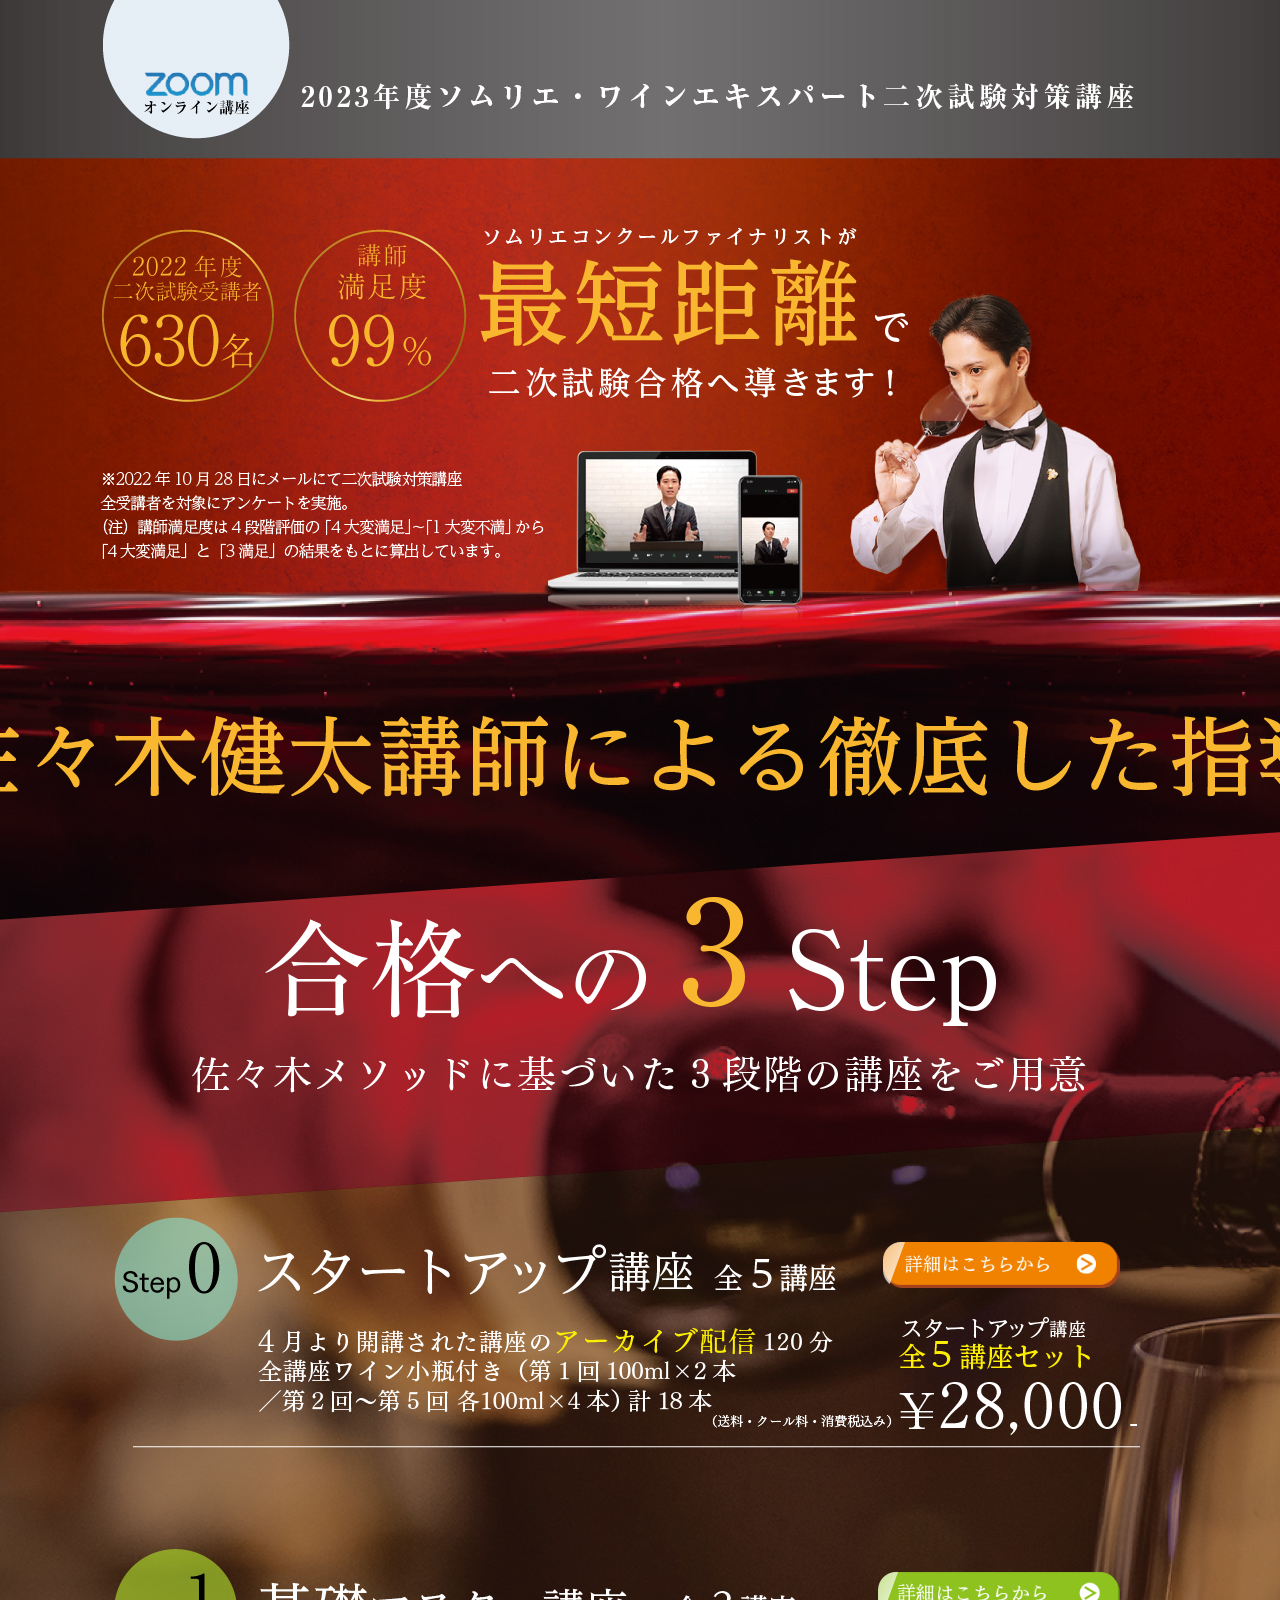
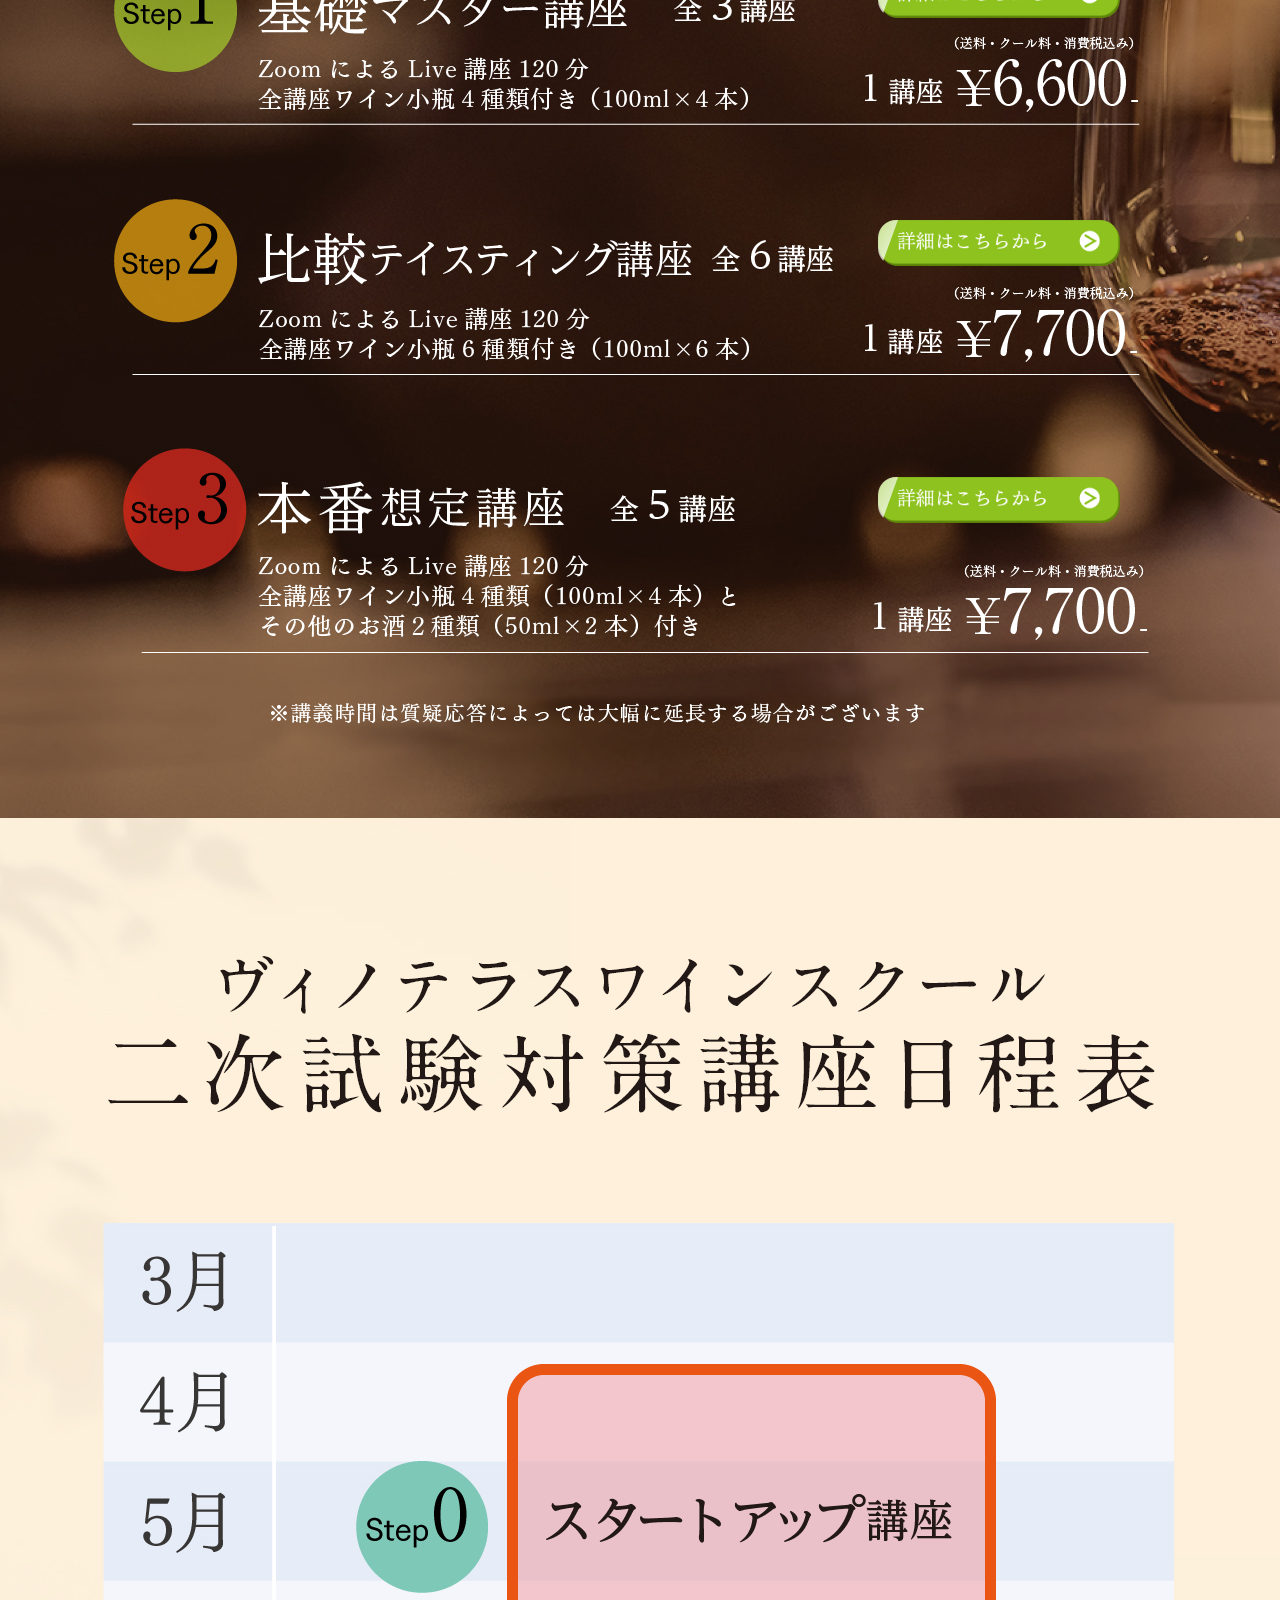
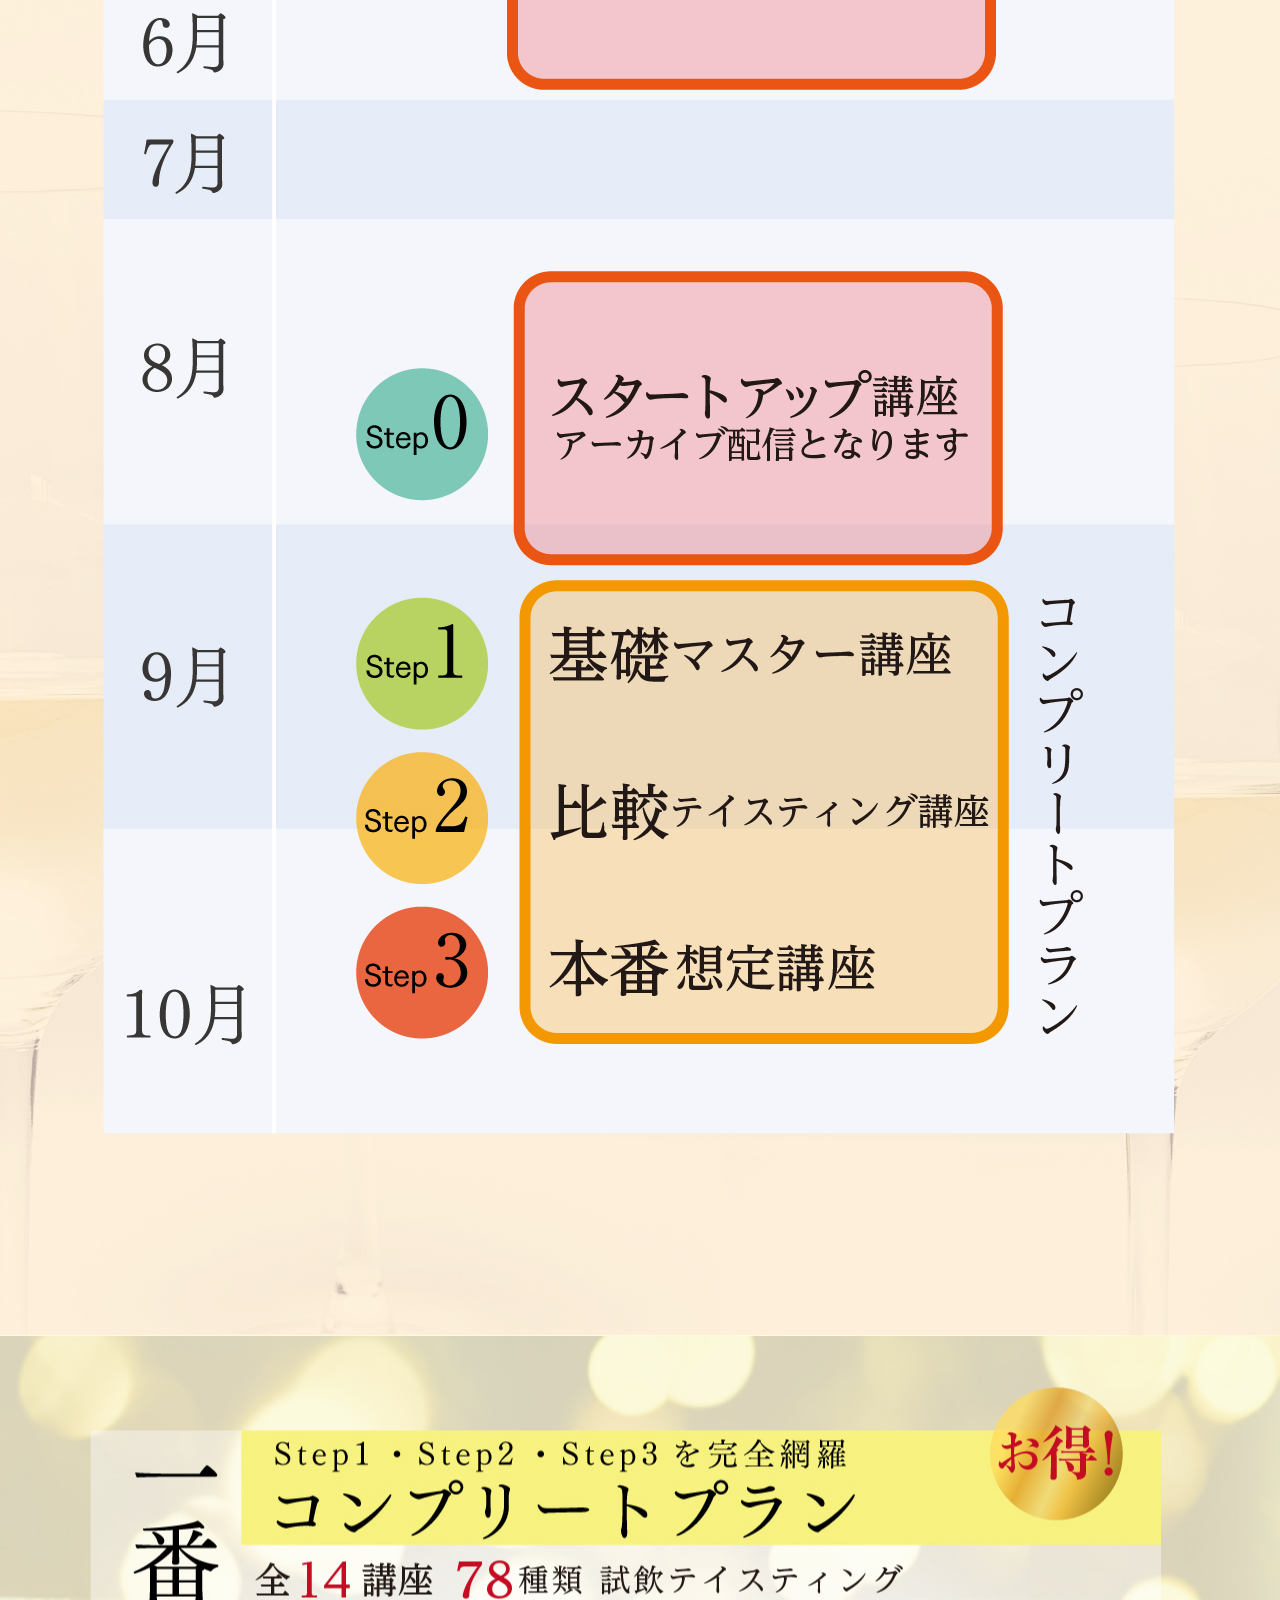
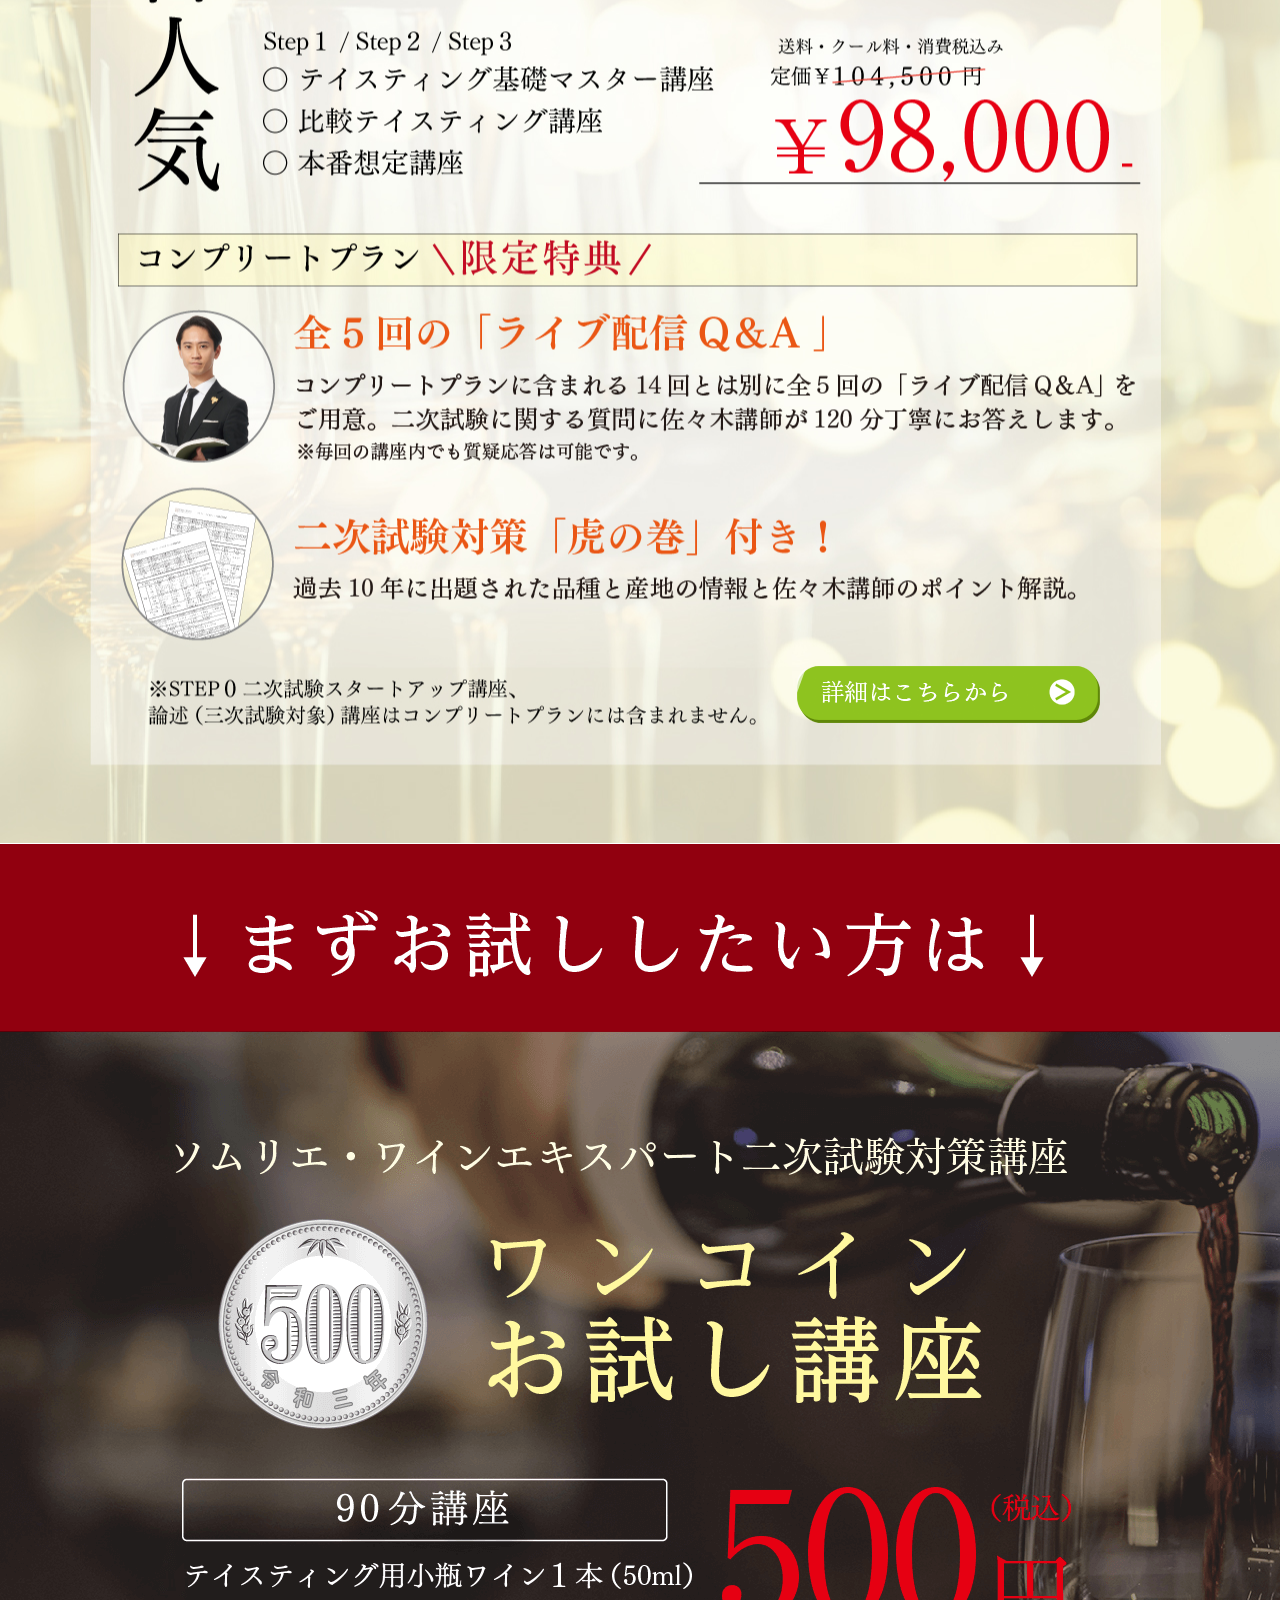
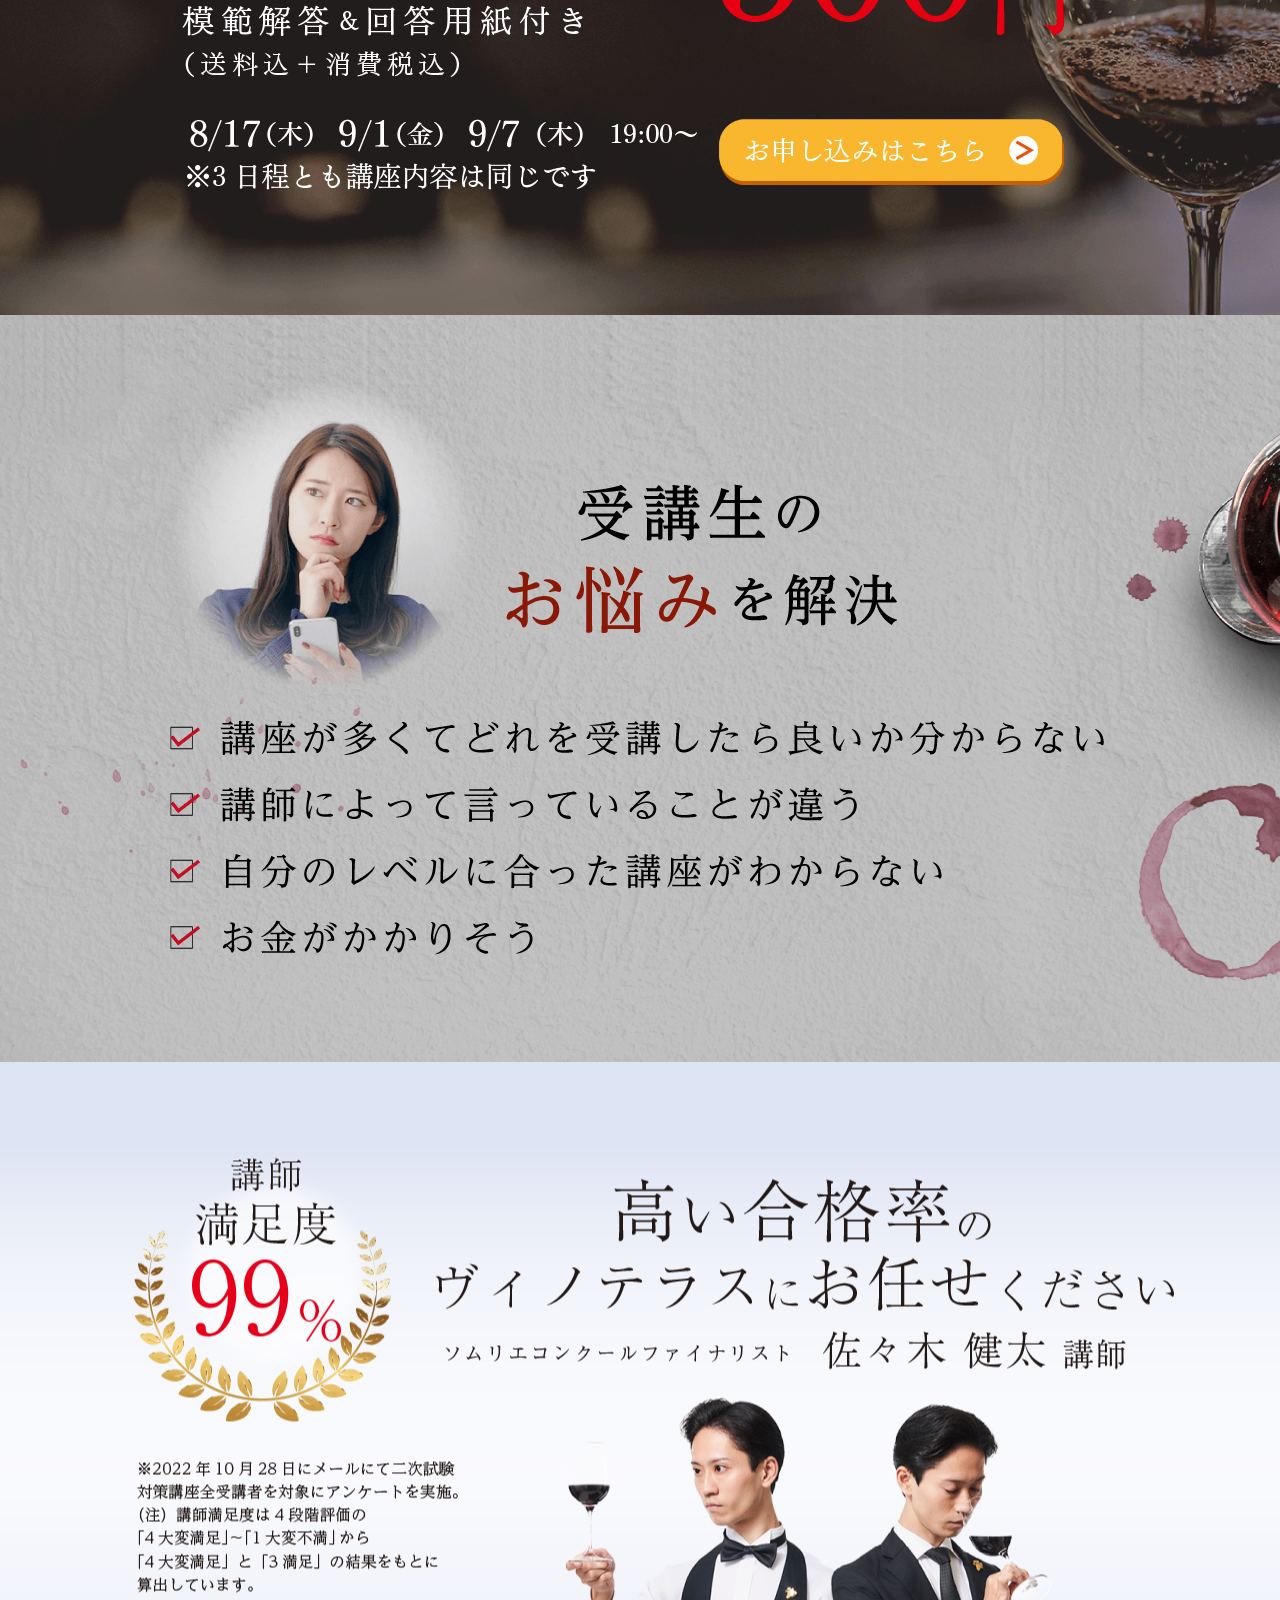
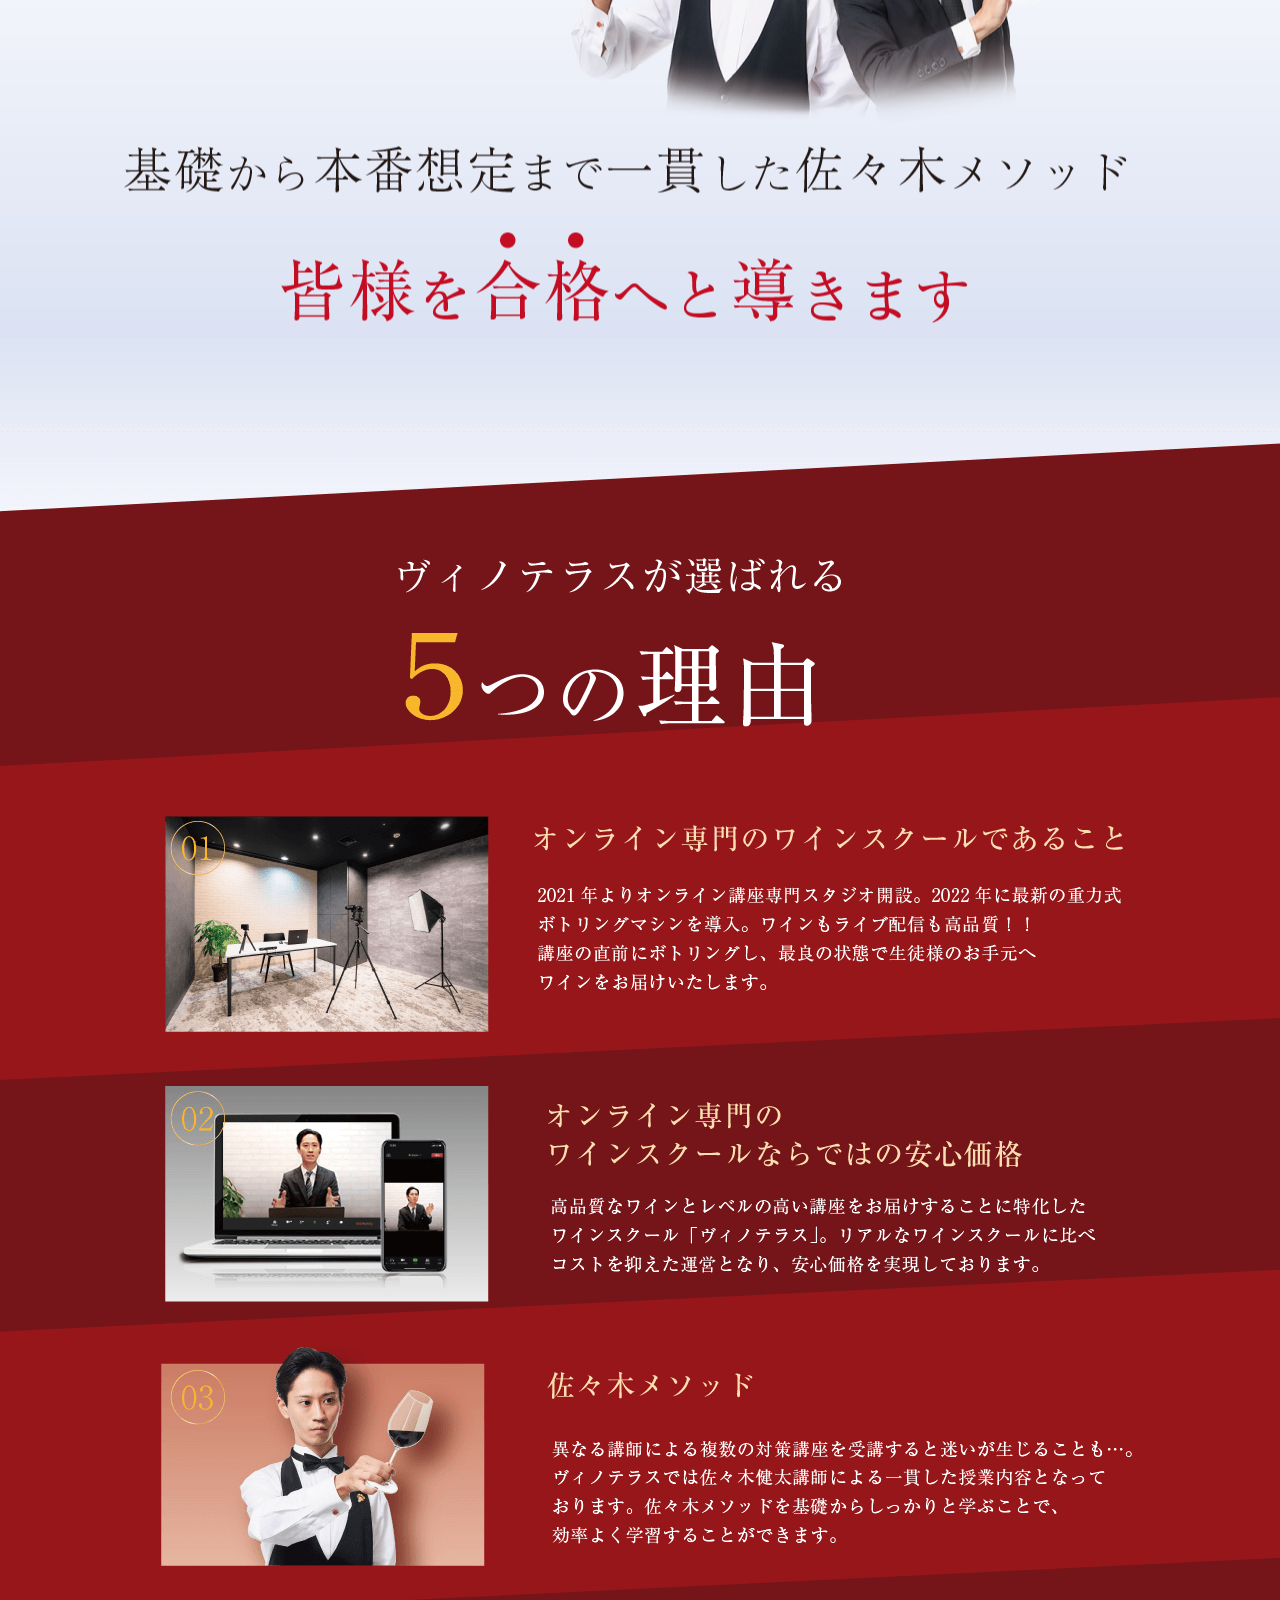
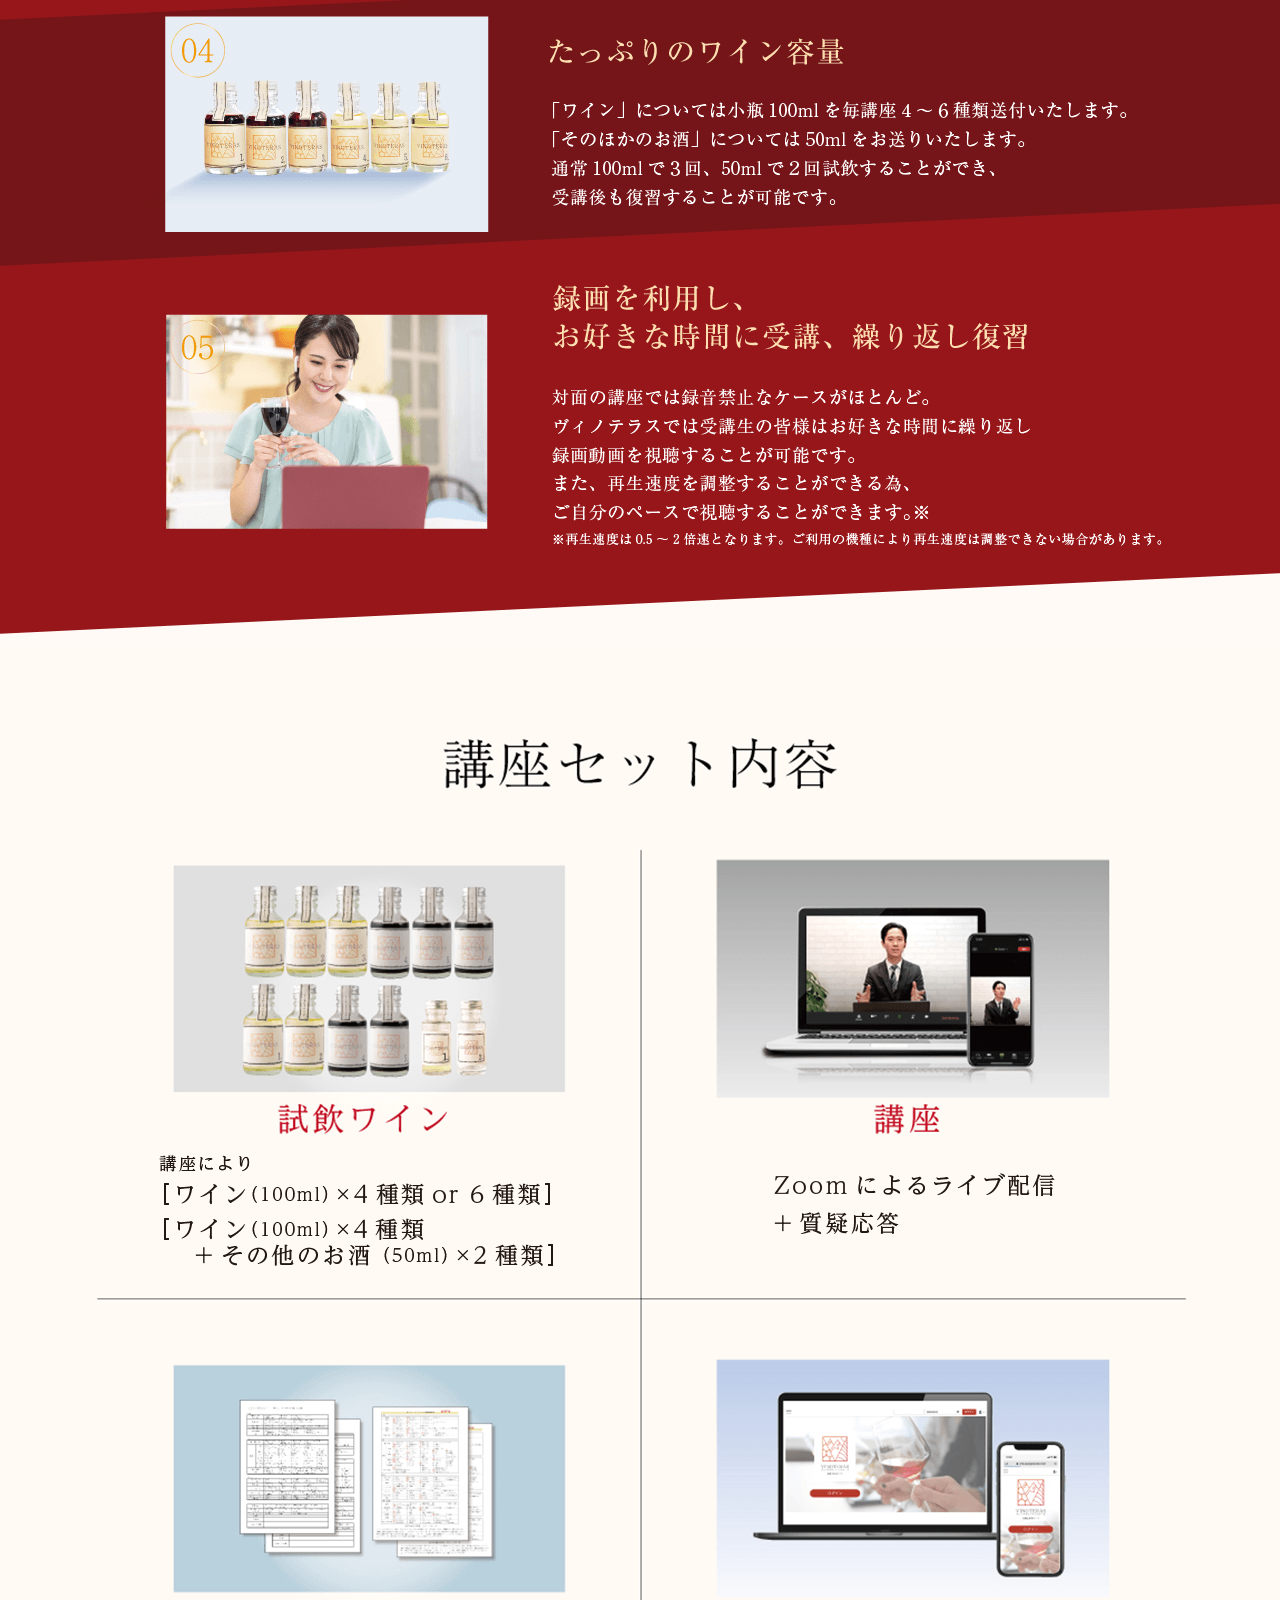
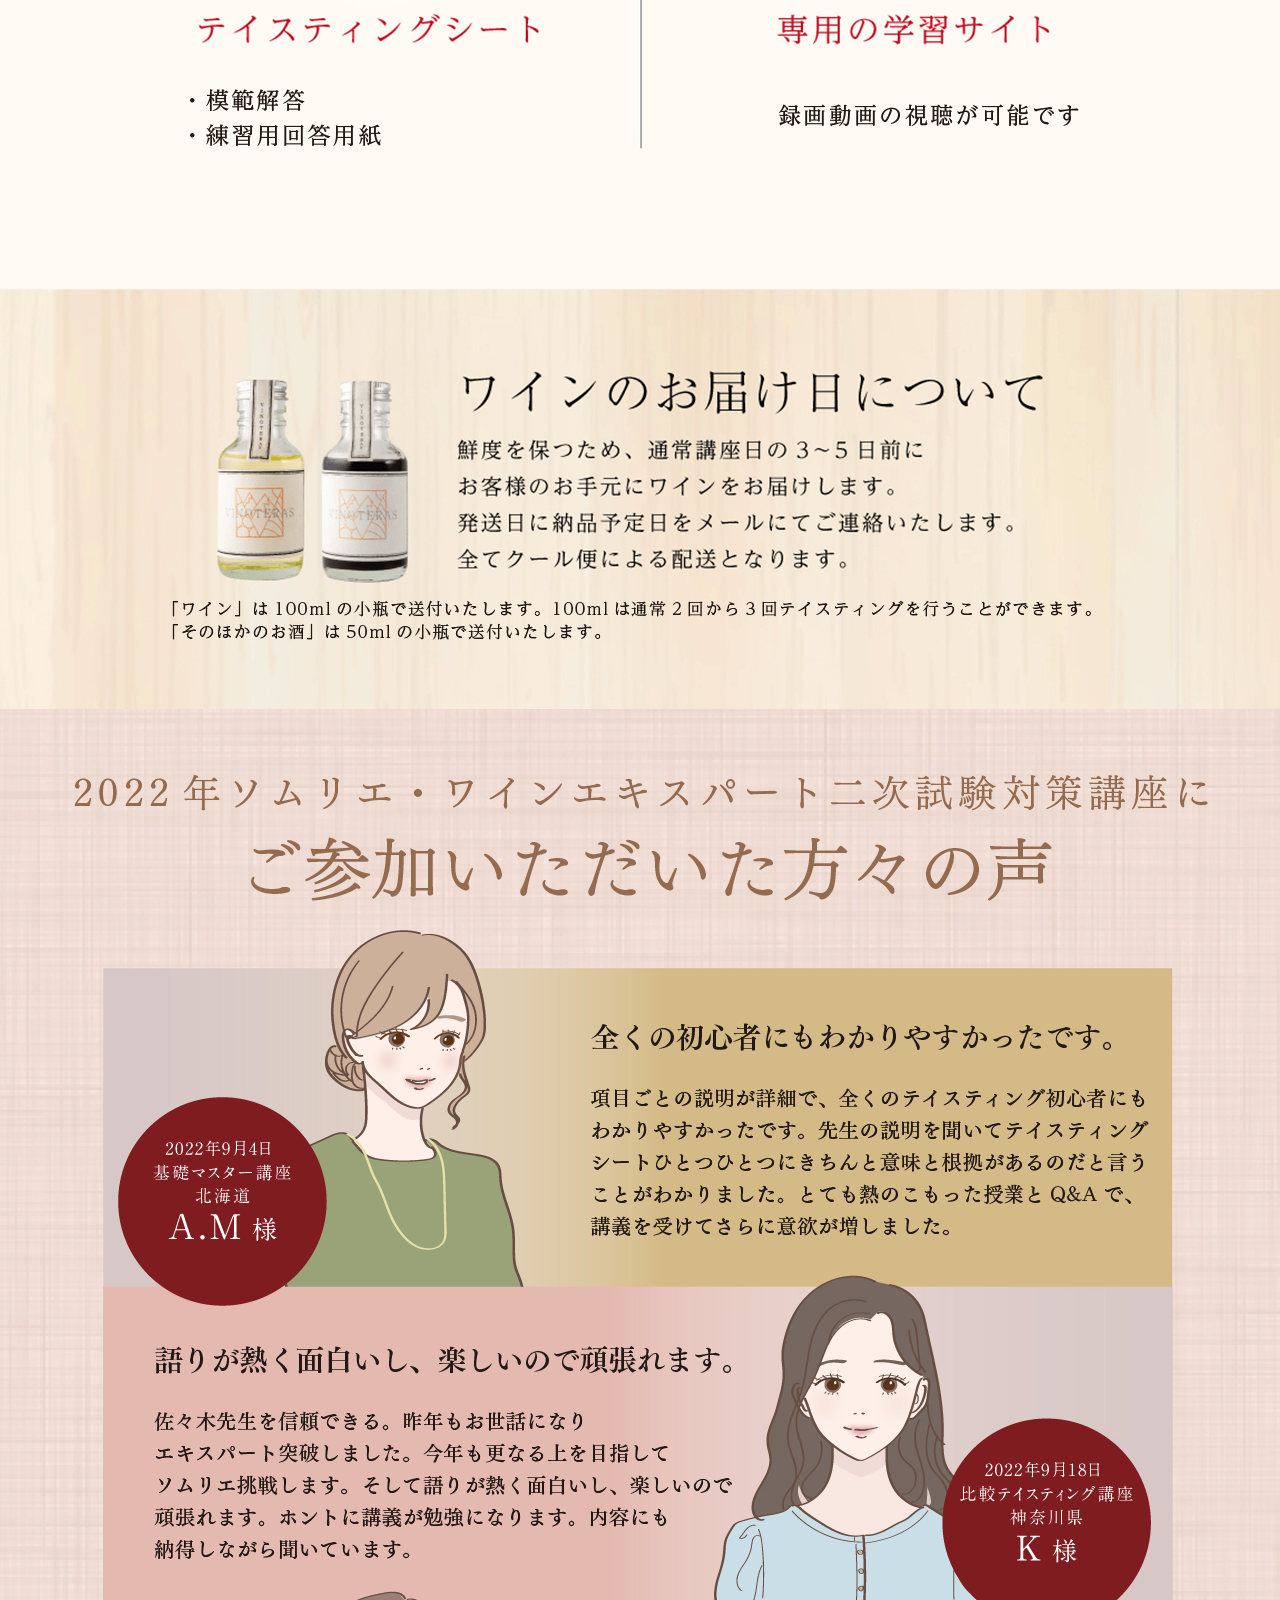
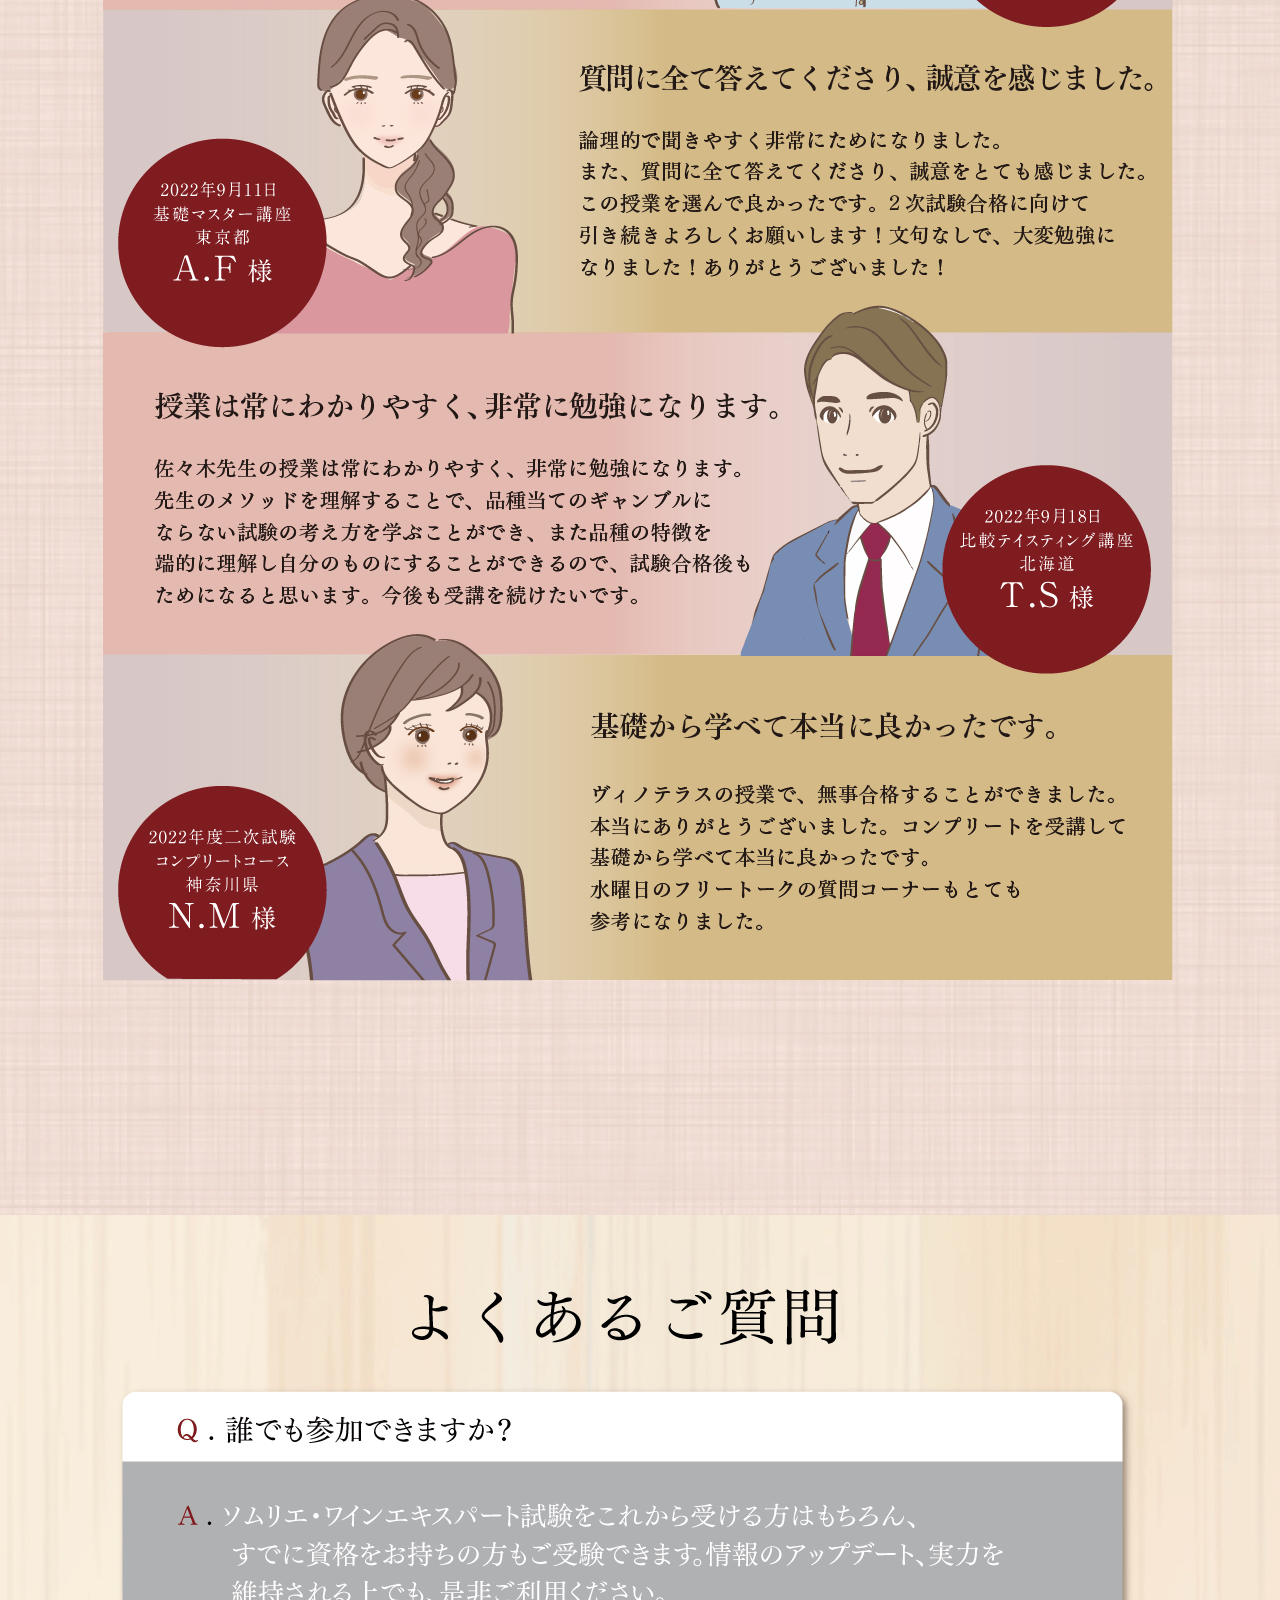
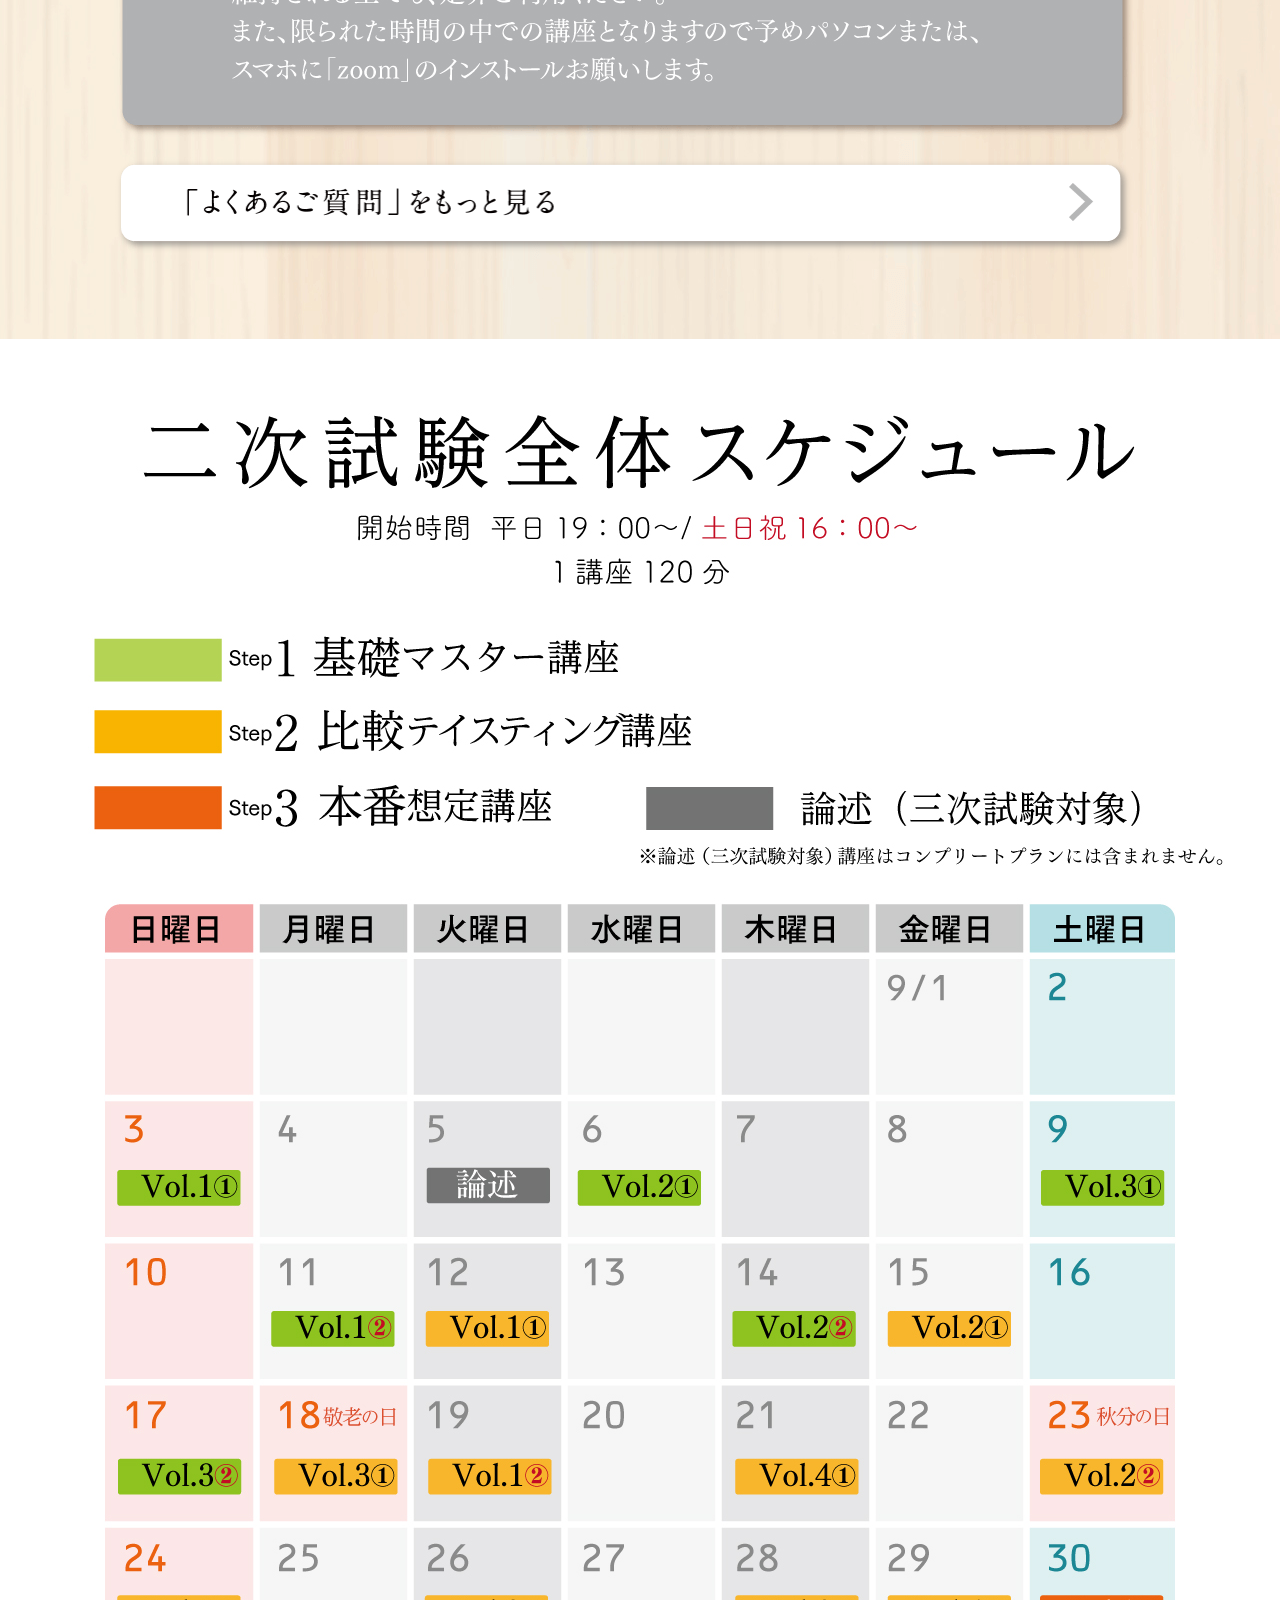
<file: テスト_bk/index.html>
<!DOCTYPE html>
<html lang="ja">
<head>

<!-- Google tag (gtag.js) -->
<script async src="https://www.googletagmanager.com/gtag/js?id=G-JZR8BD5XCT"></script>
<script>
  window.dataLayer = window.dataLayer || [];
  function gtag(){dataLayer.push(arguments);}
  gtag('js', new Date());

  gtag('config', 'G-JZR8BD5XCT');
</script>

<!-- Google Tag Manager --> 
<script>(function(w,d,s,l,i){w[l]=w[l]||[];w[l].push({'gtm.start':
new Date().getTime(),event:'gtm.js'});var f=d.getElementsByTagName(s)[0],
j=d.createElement(s),dl=l!='dataLayer'?'&l='+l:'';j.async=true;j.src=
'https://www.googletagmanager.com/gtm.js?id='+i+dl;f.parentNode.insertBefore(j,f);
})(window,document,'script','dataLayer','GTM-NQ3ZTRM');</script> 
<!-- End Google Tag Manager --> 

<!-- Google Tag Manager --> 
<script>(function (w, d, s, l, i) {
            w[l] = w[l] || []; w[l].push({
                'gtm.start':
                    new Date().getTime(), event: 'gtm.js'
            }); var f = d.getElementsByTagName(s)[0],
                j = d.createElement(s), dl = l != 'dataLayer' ? '&l=' + l : ''; j.async = true; j.src =
                    'https://www.googletagmanager.com/gtm.js?id=' + i + dl; f.parentNode.insertBefore(j, f);
        })(window, document, 'script', 'dataLayer', 'GTM-MN34FGH');</script> 
<!-- End Google Tag Manager -->

<meta charset="UTF-8">
<meta http-equiv="X-UA-Compatible" content="IE=edge">
<meta name="viewport" content="width=device-width, initial-scale=1.0">
<meta name="description" content="ヴィノテラスワインスクールは、ソムリエコンクールファイナリスト佐々木健太氏による講座で最短距離で二次試験合格に導きます。">
<link rel="stylesheet" href="css/reset.css">
<link rel="stylesheet" href="css/style.css?ver=1.0.1">
<link rel="stylesheet" href="css/animation.css">
<link rel="icon" href="./images/ico.jpg">
<script src="https://ajax.googleapis.com/ajax/libs/jquery/3.4.1/jquery.min.js"></script> 
<script type="text/javascript" src="js/common.js"></script>
<link rel="stylesheet" href="https://stackpath.bootstrapcdn.com/font-awesome/4.7.0/css/font-awesome.min.css">
<title>ワインソムリエ二次試験対策講座 | ヴィノテラスワインスクール</title>
<!-- Begin Mieruca Embed Code --> 
<script type="text/javascript" id="mierucajs">
        window.__fid = window.__fid || [];
        __fid.push([362988724]);
        (function () {
            function mieruca() {
                if (typeof window.__fjsld != "undefined") return;
                window.__fjsld = 1;
                var fjs = document.createElement('script');
                fjs.type = 'text/javascript';
                fjs.async = true;
                fjs.id = "fjssync";
                var timestamp = new Date;
                fjs.src = ('https:' == document.location.protocol ? 'https' : 'http') + '://hm.mieru-ca.com/service/js/mieruca-hm.js?v=' + timestamp.getTime();
                var x = document.getElementsByTagName('script')[0];
                x.parentNode.insertBefore(fjs, x);
            };
            setTimeout(mieruca, 500);
            document.readyState != "complete" ? (window.attachEvent ? window.attachEvent("onload", mieruca) : window.addEventListener("load", mieruca, false)) : mieruca();
        })();
    </script> 
<!-- End Mieruca Embed Code -->
<!-- Google tag (gtag.js) -->
<script async src="https://www.googletagmanager.com/gtag/js?id=G-LBM5ED8PKM"></script>
<script>
window.dataLayer = window.dataLayer || [];
function gtag(){dataLayer.push(arguments);}
gtag('js', new Date());

gtag('config', 'G-LBM5ED8PKM');
</script>
</head>

<body>
<!-- Google Tag Manager (noscript) -->
<noscript><iframe src="https://www.googletagmanager.com/ns.html?id=GTM-NQ3ZTRM"
height="0" width="0" style="display:none;visibility:hidden"></iframe></noscript>
<!-- End Google Tag Manager (noscript) -->

<!-- Google Tag Manager (noscript) -->
<noscript>
<iframe src="https://www.googletagmanager.com/ns.html?id=GTM-MN34FGH" height="0" width="0"
            style="display:none;visibility:hidden"></iframe>
</noscript>
<!-- End Google Tag Manager (noscript) -->

<div class="sec1 bg"> <img class="sp" src="./images/sp/sp_01.png" alt="最短距離で二次試験合格へ導きます！"> </div>
<div class="sec2 bg"> <img class="sp" src="./images/sp/sp_02.png" alt="合格への３Step">
	<div class="inr">
		<ul>
			<li class="cv_area"> <a class="shiny-btn" href="#start"> <img class="pc" src="./images/pc/pc_more_btn_orange.png" alt="詳細はこちらから"> <img class="sp" src="./images/sp/sp_more_btn_orange.png" alt="詳細はこちらから"> </a> </li>
			<li class="cv_area"> <a class="shiny-btn" href="#basic"> <img class="pc" src="./images/pc/pc_more_btn.png" alt="詳細はこちらから"> <img class="sp" src="./images/sp/sp_more_btn.png" alt="詳細はこちらから"> </a> </li>
			<li class="cv_area"> <a class="shiny-btn" href="#compare"> <img class="pc" src="./images/pc/pc_more_btn.png" alt="詳細はこちらから"> <img class="sp" src="./images/sp/sp_more_btn.png" alt="詳細はこちらから"> </a> </li>
			<li class="cv_area"> <a class="shiny-btn" href="#production"> <img class="pc" src="./images/pc/pc_more_btn.png" alt="詳細はこちらから"> <img class="sp" src="./images/sp/sp_more_btn.png" alt="詳細はこちらから"> </a> </li>
		</ul>
	</div>
</div>
<div class="sec2_2 bg"> <img class="sp" src="./images/sp/sp_02_02.png" alt="日程表"></div>
<div class="sec3 bg"> <img class="sp" src="./images/sp/sp_03.png" alt="コンプリートプラン">
	<div class="inr">
		<ul>
			<li class="cv_area"> <a class="shiny-btn" href="#complete"> <img class="pc" src="./images/pc/pc_more_btn.png" alt="詳細はこちらから"> <img class="sp" src="./images/sp/sp_more_btn.png" alt="詳細はこちらから"> </a> </li>
		</ul>
	</div>
</div>
<div class="sec4 bg"><img class="sp" src="./images/sp/sp_04.png" alt="ワンコインお試し講座">
	<div class="inr">
		<ul>
			<li class="cv_area"> <a class="shiny-btn" href="https://vnts.shop/lpc/live-s-onecoin" target="_blank"> <img class="pc" src="./images/pc/pc_order_btn.png" alt="詳細はこちらから"> <img class="sp" src="./images/sp/sp_order_btn.png" alt="詳細はこちらから"> </a> </li>
		</ul>
	</div>
</div>
<div class="sec5 bg"> <img class="sp" src="./images/sp/sp_05.png" alt="受講生のお悩みを解決"> </div>
<div class="sec6 bg"> <img class="sp" src="./images/sp/sp_06.png" alt="高い合格率のヴィのテラスにお任せください"> </div>
<div class="sec7 bg"> <img class="sp" src="./images/sp/sp_07.png" alt="選ばれる5つの理由"> </div>
<div class="sec8 bg"> <img class="sp" src="./images/sp/sp_08.png" alt="選ばれる5つの理由"> </div>
<div class="sec9 bg"> <img class="sp" src="./images/sp/sp_09.png" alt="講座セット内容"> </div>
<div class="sec10 bg"> <img class="sp" src="./images/sp/sp_10.png" alt="ワインのお届け日について"> </div>
<div class="sec34 bg"> <img class="sp" src="./images/sp/sp_34.png" alt="2時試験全体スケジュール"> </div>
<div class="sec35 bg"> <img class="sp" src="./images/sp/sp_35.png" alt="よくある質問">
	<div class="qa_inr">
		<div class="cv_area"> <a class="" href="https://school.vnts.jp/wine-qa202207" target="_blank"> <img class="pc" src="./images/pc/pc_qa_btn.png" alt="よくあるご質問をもっと見る"> <img class="sp" src="./images/sp/sp_qa_btn.png" alt="よくあるご質問をもっと見る"> </a> </div>
	</div>
</div>
<div class="sec36 bg"><img class="sp" src="./images/sp/sp_36.png" alt="2時試験全体スケジュール"> </div>


<!--▼ テーブル本体 ▼-->
<form method="post" action="https://vnts.shop/CART/cart.php?" target="_blank">
    <div id="start" class="tb-sec0 bg"><img class="sp" src="./images/sp/sp-tb-sec_00.png" alt="スタートアップ講座"></div>
    <!-- STEP0 PC -->
	<table class="vnts-cal pc">
		<tr>
			<td class="okonomi-1 okonomi-tit cal-1 cal-sec1" style="vertical-align: middle;"><img src="images/pc/pc_step0.png"></td>
			<td class="okonomi-1 cal-2"><p class="tb-tit"><span class="tb-tit-shiro">全5講座セット</span></p>
				<ul class="flag-list">
					<li class="step0-tit">第1回テイスティングフォーム<br>　白ワイン1本/赤ワイン1本付き</li>
					<li class="step0-tit">第2回白ワインの酸味について<br>　白ワイン4本付き</li>
                    <li class="step0-tit">第3回白ワイン樽について<br>　白ワイン4本付き</li>
                    <li class="step0-tit">第4回淡い赤ワインについて<br>　赤ワイン4本付き</li>
                    <li class="step0-tit">第5回濃い赤ワインについて<br>　赤ワイン4本付き</li>
				</ul></td>
			<td class="okonomi-1 cal-3" style="vertical-align: middle;">
                <div class="ipn-con-step0">
					<input class="ipt-type" type="checkbox" name="ITM-CC" value="live-2023-s2-a-0803">
					<input type="hidden" name="CNT-CC" value="1">
					A.締切日8月3日（木）<br>　　/発送日8月4日（金）より順次発送</div>
				<div class="ipn-con-step0">
					<input class="ipt-type" type="checkbox" name="ITM-DD" value="live-2023-s2-a-0813">
					<input type="hidden" name="CNT-DD" value="1">
					B.締切日8月13日（<span class="holiday">日</span>）<br>　　/発送日8月14日（月）より順次発送</div>
                <div class="ipn-con-step0">
					<input class="ipt-type" type="checkbox" name="ITM-EE" value="live-2023-s2-a-0831">
					<input type="hidden" name="CNT-EE" value="1">
					C.締切日8月31日（木）<br>　　/発送日9月1日（金）より順次発送</div>
				<div>
				</div></td>
		</tr>
	</table>
    <!-- STEP0 SP -->
	<div class="sp">
		<table class="vnts-cal">
			<tr>
				<td class="okonomi-1"><p class="sp-vol-tit-step0"><img src="images/sp/sp_step0.png"></p>
					<p class="tb-tit"><span class="tb-tit-shiro">全5講座セット</span></p>
					<ul class="flag-list">
					    <li class="step0-tit-sp">第1回テイスティングフォーム<br>　白ワイン1本/赤ワイン1本付き</li>
					    <li class="step0-tit-sp">第2回白ワインの酸味について<br>　白ワイン4本付き</li>
                        <li class="step0-tit-sp">第3回白ワイン樽について<br>　白ワイン4本付き</li>
                        <li class="step0-tit-sp">第4回淡い赤ワインについて<br>　赤ワイン4本付き</li>
                        <li class="step0-tit-sp">第5回濃い赤ワインについて<br>　赤ワイン4本付き</li>
					</ul>
                    <div class="ipn-con">
					<input class="ipt-type" type="checkbox" name="ITM-CC" value="live-2023-s2-a-0803">
					<input type="hidden" name="CNT-CC" value="1">
					A.締切日8月3日（木）<br>　　/発送日8月4日（金）より順次発送</div>
					<div class="ipn-con">
					<input class="ipt-type" type="checkbox" name="ITM-DD" value="live-2023-s2-a-0813">
					<input type="hidden" name="CNT-DD" value="1">
					B.締切日8月13日（<span class="holiday">日</span>）<br>　　/発送日8月14日（月）より順次発送</div>
                    <div class="ipn-con">
					<input class="ipt-type" type="checkbox" name="ITM-EE" value="live-2023-s2-a-0831">
					<input type="hidden" name="CNT-EE" value="1">
					C締切日8月31日（木）<br>　　/発送日9月1日（金）より順次発送</div>
					<div>
					</div></td>
			</tr>
		</table>
	</div>
    <div class="sec2000off bg"> <img class="sp" src="./images/sp/sp_2000off.png" alt="6講座で2000円オフ"> </div>

    <div id="basic" class="tb-sec1 bg"><img class="sp" src="./images/sp/sp-tb-sec_01.png" alt="基礎マスター講座"></div>
    <!-- STEP1 PC -->
	<table class="vnts-cal pc">
		<tr>
			<td class="okonomi-1 okonomi-tit cal-1 cal-sec1" style="vertical-align: middle;"><img src="images/pc/pc_step1_vol1.png"></td>
			<td class="okonomi-1 cal-2"><p class="tb-tit"><span class="tb-tit-shiro">白ワイン4種類</span></p>
				<ul class="flag-list">
					<li class="flag-tit flag-newzealand">ニュージーランド/ソーヴィニヨン・ブラン</li>
					<li class="flag-tit flag-japan">日本/甲州</li>
					<li class="flag-tit flag-france">フランス/シャルドネ</li>
					<li class="flag-tit flag-america">アメリカ/シャルドネ</li>
				</ul></td>
			<td class="okonomi-1 cal-3" style="vertical-align: middle;"><div class="ipn-con">
					<input class="ipt-type" type="checkbox" name="ITM-A" value="live-s20230903">
					<input type="hidden" name="CNT-A" value="1">
					9月3日（<span class="holiday">日</span>）16:00〜</div>
				<div class="ipn-con">
					<input class="ipt-type" type="checkbox" name="ITM-B" value="live-s20230911">
					<input type="hidden" name="CNT-B" value="1">
					9月11日（月）19:00〜</div>
				<div>
					<p>※両日とも講座内容は同じです。</p>
				</div></td>
		</tr>
		<tr>
			<td class="okonomi-1 okonomi-tit cal-sec1" style="vertical-align: middle;"><img src="images/pc/pc_step1_vol2.png"></td>
			<td class="okonomi-1"><p class="tb-tit"><span class="tb-tit-aka">赤ワイン4種類</span></p>
				<ul class="flag-list">
					<li class="flag-tit flag-japan">日本/マスカット・ベーリーA</li>
					<li class="flag-tit flag-france">フランス/ピノ・ノワール</li>
					<li class="flag-tit flag-france">フランス/ガメイ</li>
					<li class="flag-tit flag-australia">オーストラリア/カベルネ・ソーヴィニヨン</li>
				</ul></td>
			<td class="okonomi-1" style="vertical-align: middle;"><div class="ipn-con">
					<input class="ipt-type" type="checkbox" name="ITM-C" value="live-s20230906">
					<input type="hidden" name="CNT-C" value="1">
					9月6日（水）19:00〜</div>
				<div class="ipn-con">
					<input class="ipt-type" type="checkbox" name="ITM-D" value="live-s20230914">
					<input type="hidden" name="CNT-D" value="1">
					9月14日（木）19:00〜</div>
				<div>
					<p>※両日とも講座内容は同じです。</p>
				</div></td>
		</tr>
		<tr>
			<td class="okonomi-1 okonomi-tit cal-sec1" style="vertical-align: middle;"><img src="images/pc/pc_step1_vol3.png"></td>
			<td class="okonomi-1"><p class="tb-tit"><span class="tb-tit-shiro">白2種</span>・<span class="tb-tit-aka">赤2種</span></p>
				<p class="tb-tit">ブラインド</p></td>
			<td class="okonomi-1" style="vertical-align: middle;"><div class="ipn-con">
					<input class="ipt-type" type="checkbox" name="ITM-E" value="live-s20230909">
					<input type="hidden" name="CNT-E" value="1">
					9月9日（<span class="holiday">土</span>）16:00〜</div>
				<div class="ipn-con">
					<input class="ipt-type" type="checkbox" name="ITM-F" value="live-s20230917">
					<input type="hidden" name="CNT-F" value="1">
					9月17日（<span class="holiday">日</span>）16:00〜</div>
				<div>
					<p>※両日とも講座内容は同じです。</p>
				</div></td>
		</tr>
	</table>
    <!-- STEP1 SP -->
	<div class="sp">
		<table class="vnts-cal">
			<tr>
				<td class="okonomi-1"><p class="sp-vol-tit"><img src="images/sp/sp_step1_vol1.png"></p>
					<p class="tb-tit"><span class="tb-tit-shiro">白ワイン4種類</span></p>
					<ul class="flag-list">
						<li class="flag-tit flag-newzealand">ニュージーランド/ソーヴィニヨン・ブラン</li>
						<li class="flag-tit flag-japan">日本/甲州</li>
						<li class="flag-tit flag-france">フランス/シャルドネ</li>
						<li class="flag-tit flag-america">アメリカ/シャルドネ</li>
					</ul>
					<div class="ipn-con">
						<input class="ipt-type" type="checkbox" name="ITM-A" value="live-s20230903">
						<input type="hidden" name="CNT-A" value="1">
						9月3日（<span class="holiday">日</span>）16:00〜</div>
					<div class="ipn-con">
						<input class="ipt-type" type="checkbox" name="ITM-B" value="live-s20230911">
						<input type="hidden" name="CNT-B" value="1">
						9月11日（月）19:00〜</div>
					<div>
						<p>※両日とも講座内容は同じです。</p>
					</div></td>
			</tr>
			<tr>
				<td class="okonomi-1"><p class="sp-vol-tit"><img src="images/sp/sp_step1_vol2.png"></p>
					<p class="tb-tit"><span class="tb-tit-aka">赤ワイン4種類</span></p>
					<ul class="flag-list">
						<li class="flag-tit flag-japan">日本/マスカット・ベーリーA</li>
						<li class="flag-tit flag-france">フランス/ピノ・ノワール</li>
						<li class="flag-tit flag-france">フランス/ガメイ</li>
						<li class="flag-tit flag-australia">オーストラリア/カベルネ・ソーヴィニヨン</li>
					</ul>
					<div class="ipn-con">
						<input class="ipt-type" type="checkbox" name="ITM-C" value="live-s20230906">
						<input type="hidden" name="CNT-C" value="1">
						9月6日（水）19:00〜</div>
					<div class="ipn-con">
						<input class="ipt-type" type="checkbox" name="ITM-D" value="live-s20230914">
						<input type="hidden" name="CNT-D" value="1">
						9月14日（木）19:00〜</div>
					<div>
						<p>※両日とも講座内容は同じです。</p>
					</div></td>
			</tr>
			<tr>
				<td class="okonomi-1"><p class="sp-vol-tit"><img src="images/sp/sp_step1_vol3.png"></p>
					<p class="tb-tit"><span class="tb-tit-shiro">白2種</span>・<span class="tb-tit-aka">赤2種</span></p>
					<p class="tb-tit">ブラインド</p>
					<div class="ipn-con">
						<input class="ipt-type" type="checkbox" name="ITM-E" value="live-s20230909">
						<input type="hidden" name="CNT-E" value="1">
						9月9日（<span class="holiday">土</span>）16:00〜</div>
					<div class="ipn-con">
						<input class="ipt-type" type="checkbox" name="ITM-F" value="live-s20230917">
						<input type="hidden" name="CNT-F" value="1">
						9月17日（<span class="holiday">日</span>）16:00〜</div>
					<div>
						<p>※両日とも講座内容は同じです。</p>
					</div></td>
			</tr>
		</table>
	</div>

    <div id="compare" class="tb-sec2 bg"><img class="sp" src="./images/sp/sp-tb-sec_02.png" alt="比較テイスティング講座"></div>
    <!-- STEP2 PC -->
	<table class="vnts-cal pc">
		<tr>
			<td class="okonomi-1 okonomi-tit cal-1 cal-sec2" style="vertical-align: middle;"><img src="images/pc/pc_step2_vol1.png"></td>
			<td class="okonomi-1 cal-2"><p>Vol.1</p>
				<p class="tb-tit"><span class="tb-tit-shiro">白ワイン6種類（リースリング、SB)</span></p>
				<ul class="flag-list">
					<li class="flag-tit flag-australia">オーストラリア/リースリング</li>
					<li class="flag-tit flag-france">フランス/リースリング</li>
					<li class="flag-tit flag-germany">ドイツ/リースリング</li>
					<li class="flag-tit flag-newzealand">ニュージーランド/ソーヴィニヨン・ブラン</li>
					<li class="flag-tit flag-france">フランス/ソーヴィニヨン・ブラン</li>
					<li class="flag-tit flag-chile">チリ/ソーヴィニヨン・ブラン</li>
				</ul></td>
			<td class="okonomi-1 cal-3" style="vertical-align: middle;"><div class="ipn-con">
					<input class="ipt-type" type="checkbox" name="ITM-G" value="live-s20230912">
					<input type="hidden" name="CNT-G" value="1">
					9月12日（火）19:00〜</div>
				<div class="ipn-con">
					<input class="ipt-type" type="checkbox" name="ITM-H" value="live-s20230919">
					<input type="hidden" name="CNT-H" value="1">
					9月19日（火）19:00〜</div>
				<div>
					<p>※両日とも講座内容は同じです。</p>
				</div></td>
		</tr>
		<tr>
			<td class="okonomi-1 okonomi-tit cal-sec2" style="vertical-align: middle;"><img src="images/pc/pc_step2_vol2.png"></td>
			<td class="okonomi-1"><p class="tb-tit"><span class="tb-tit-shiro">白ワイン6種類（シャルドネ、アリゴテ）</span></p>
				<ul class="flag-list">
					<li class="flag-tit flag-france">フランス/シャルドネ</li>
					<li class="flag-tit flag-australia">オーストラリア/シャルドネ</li>
					<li class="flag-tit flag-america">アメリカ/シャルドネ</li>
					<li class="flag-tit flag-japan">日本/シャルドネ（樽有）</li>
					<li class="flag-tit flag-japan">日本/シャルドネ（樽なし）</li>
					<li class="flag-tit flag-france">フランス/アリゴテ</li>
				</ul></td>
			<td class="okonomi-1" style="vertical-align: middle;"><div class="ipn-con">
					<input class="ipt-type" type="checkbox" name="ITM-I" value="live-s20230915">
					<input type="hidden" name="CNT-I" value="1">
					9月15日（金）19:00〜</div>
				<div class="ipn-con">
					<input class="ipt-type" type="checkbox" name="ITM-J" value="live-s20230923">
					<input type="hidden" name="CNT-J" value="1">
					9月23日（<span class="holiday">土</span>）16:00〜</div>
				<div>
					<p>※両日とも講座内容は同じです。</p>
				</div></td>
		</tr>
		<tr>
			<td class="okonomi-1 okonomi-tit cal-sec2" style="vertical-align: middle;"><img src="images/pc/pc_step2_vol3.png"></td>
			<td class="okonomi-1"><p class="tb-tit"><span class="tb-tit-shiro">白ワイン6種類（アロマティック系品種）</span></p>
				<ul class="flag-list">
					<li class="flag-tit flag-france">フランス/ゲヴュルツトラミネール</li>
					<li class="flag-tit flag-france">フランス/ヴィオニエ</li>
					<li class="flag-tit flag-argentina">アルゼンチン/ロンテス</li>
					<li class="flag-tit flag-austria">オーストリア/グリューナー・ヴェルト・リーナー</li>
					<li class="flag-tit flag-southafrica">南アフリカ/シュナン・ブラン</li>
					<li class="flag-tit flag-australia">オーストラリア/セミヨン</li>
				</ul></td>
			<td class="okonomi-1" style="vertical-align: middle;"><div class="ipn-con">
					<input class="ipt-type" type="checkbox" name="ITM-K" value="live-s20230918">
					<input type="hidden" name="CNT-K" value="1">
					9月18日（<span class="holiday">月</span>）16:00〜</div>
				<div class="ipn-con">
					<input class="ipt-type" type="checkbox" name="ITM-L" value="live-s20230926">
					<input type="hidden" name="CNT-L" value="1">
					9月26日（火）19:00〜</div>
				<div>
					<p>※両日とも講座内容は同じです。</p>
				</div></td>
		</tr>
		<tr>
			<td class="okonomi-1 okonomi-tit cal-sec2" style="vertical-align: middle;"><img src="images/pc/pc_step2_vol4.png"></td>
			<td class="okonomi-1"><p class="tb-tit"><span class="tb-tit-aka">赤ワイン6種類（淡い系）</span></p>
				<ul class="flag-list">
					<li class="flag-tit flag-japan">日本/マスカット・ベーリーA</li>
					<li class="flag-tit flag-france">フランス/ガメイ</li>
					<li class="flag-tit flag-america">アメリカ/ピノ・ノワール</li>
					<li class="flag-tit flag-france">フランス/ピノ・ノワール</li>
					<li class="flag-tit flag-newzealand">ニュージーランド/ピノ・ノワール</li>
					<li class="flag-tit flag-america">アメリカ/ジンファンデル</li>
				</ul></td>
			<td class="okonomi-1" style="vertical-align: middle;"><div class="ipn-con">
					<input class="ipt-type" type="checkbox" name="ITM-M" value="live-s20230921">
					<input type="hidden" name="CNT-M" value="1">
					9月21日（木）19:00〜</div>
				<div class="ipn-con">
					<input class="ipt-type" type="checkbox" name="ITM-N" value="live-s20230929">
					<input type="hidden" name="CNT-N" value="1">
					9月29日（金）19:00〜</div>
				<div>
					<p>※両日とも講座内容は同じです。</p>
				</div></td>
		</tr>
		<tr>
			<td class="okonomi-1 okonomi-tit cal-sec2" style="vertical-align: middle;"><img src="images/pc/pc_step2_vol5.png"></td>
			<td class="okonomi-1"><p class="tb-tit"><span class="tb-tit-aka">赤ワイン6種類（濃い系）</span></p>
				<ul class="flag-list">
					<li class="flag-tit flag-argentina">アルゼンチン/マルベック</li>
					<li class="flag-tit flag-france">フランス/シラー</li>
					<li class="flag-tit flag-australia">オーストラリア/シラーズ</li>
					<li class="flag-tit flag-chile">チリ/カベルネ・ソーヴィニヨン</li>
					<li class="flag-tit flag-australia">オーストラリア/カベルネ・ソーヴィニヨン</li>
					<li class="flag-tit flag-america">アメリカ/カベルネ・ソーヴィニヨン</li>
				</ul></td>
			<td class="okonomi-1" style="vertical-align: middle;"><div class="ipn-con">
					<input class="ipt-type" type="checkbox" name="ITM-O" value="live-s20230924">
					<input type="hidden" name="CNT-O" value="1">
					9月24日（<span class="holiday">日</span>）16:00〜</div>
				<div class="ipn-con">
					<input class="ipt-type" type="checkbox" name="ITM-P" value="live-s20231002">
					<input type="hidden" name="CNT-P" value="1">
					10月2日（月）19:00〜</div>
				<div>
					<p>※両日とも講座内容は同じです。</p>
				</div></td>
		</tr>
		<tr>
			<td class="okonomi-1 okonomi-tit cal-sec2" style="vertical-align: middle;"><img src="images/pc/pc_step2_vol6.png"></td>
			<td class="okonomi-1"><p class="tb-tit"><span class="tb-tit-aka">赤ワイン6種類（その他）</span></p>
				<ul class="flag-list">
					<li class="flag-tit flag-france">フランス/カベルネ・フラン</li>
					<li class="flag-tit flag-japan">日本/メルロー</li>
					<li class="flag-tit flag-america">アメリカ/メルロー</li>
					<li class="flag-tit flag-italy">イタリア/ネッビオーロ</li>
					<li class="flag-tit flag-italy">イタリア/サンジョヴェーゼ</li>
					<li class="flag-tit flag-spain">スペイン/テンプラニーリョ</li>
				</ul></td>
			<td class="okonomi-1" style="vertical-align: middle;"><div class="ipn-con">
					<input class="ipt-type" type="checkbox" name="ITM-Q" value="live-s20230928">
					<input type="hidden" name="CNT-Q" value="1">
					9月28日（木）19:00〜</div>
				<div class="ipn-con">
					<input class="ipt-type" type="checkbox" name="ITM-R" value="live-s20231005">
					<input type="hidden" name="CNT-R" value="1">
					10月5日（木）19:00〜</div>
				<div>
					<p>※両日とも講座内容は同じです。</p>
				</div></td>
		</tr>
	</table>
    <!-- STEP2 SP -->
	<div class="sp">
		<table class="vnts-cal">
			<tr>
				<td class="okonomi-1 cal-2"><p class="sp-vol-tit"><img src="images/sp/sp_step2_vol1.png"></p>
					<p class="tb-tit"><span class="tb-tit-shiro">白ワイン6種類（リースリング、SB)</span></p>
					<ul class="flag-list">
						<li class="flag-tit flag-australia">オーストラリア/リースリング</li>
						<li class="flag-tit flag-france">フランス/リースリング</li>
						<li class="flag-tit flag-germany">ドイツ/リースリング</li>
						<li class="flag-tit flag-newzealand">ニュージーランド/ソーヴィニヨン・ブラン</li>
						<li class="flag-tit flag-france">フランス/ソーヴィニヨン・ブラン</li>
						<li class="flag-tit flag-chile">チリ/ソーヴィニヨン・ブラン</li>
					</ul>
					<div class="ipn-con">
						<input class="ipt-type" type="checkbox" name="ITM-G" value="live-s20230912">
						<input type="hidden" name="CNT-G" value="1">
						9月12日（火）19:00〜</div>
					<div class="ipn-con">
						<input class="ipt-type" type="checkbox" name="ITM-H" value="live-s20230919">
						<input type="hidden" name="CNT-H" value="1">
						9月19日（火）19:00〜</div>
					<div>
						<p>※両日とも講座内容は同じです。</p>
					</div></td>
			</tr>
			<tr>
				<td class="okonomi-1"><p class="sp-vol-tit"><img src="images/sp/sp_step2_vol2.png"></p>
					<p class="tb-tit"><span class="tb-tit-shiro">白ワイン6種類（シャルドネ、アリゴテ）</span></p>
					<ul class="flag-list">
						<li class="flag-tit flag-france">フランス/シャルドネ</li>
						<li class="flag-tit flag-australia">オーストラリア/シャルドネ</li>
						<li class="flag-tit flag-america">アメリカ/シャルドネ</li>
						<li class="flag-tit flag-japan">日本/シャルドネ（樽有）</li>
						<li class="flag-tit flag-japan">日本/シャルドネ（樽なし）</li>
						<li class="flag-tit flag-france">フランス/アリゴテ</li>
					</ul>
					<div class="ipn-con">
						<input class="ipt-type" type="checkbox" name="ITM-I" value="live-s20230915">
						<input type="hidden" name="CNT-I" value="1">
						9月15日（金）19:00〜</div>
					<div class="ipn-con">
						<input class="ipt-type" type="checkbox" name="ITM-J" value="live-s20230923">
						<input type="hidden" name="CNT-J" value="1">
						9月23日（<span class="holiday">土</span>）16:00〜</div>
					<div>
						<p>※両日とも講座内容は同じです。</p>
					</div></td>
			</tr>
			<tr>
				<td class="okonomi-1"><p class="sp-vol-tit"><img src="images/sp/sp_step2_vol3.png"></p>
					<p class="tb-tit"><span class="tb-tit-shiro">白ワイン6種類（アロマティック系品種）</span></p>
					<ul class="flag-list">
						<li class="flag-tit flag-france">フランス/ゲヴュルツトラミネール</li>
						<li class="flag-tit flag-france">フランス/ヴィオニエ</li>
						<li class="flag-tit flag-argentina">アルゼンチン/ロンテス</li>
						<li class="flag-tit flag-austria">オーストリア/グリューナー・ヴェルト・リーナー</li>
						<li class="flag-tit flag-southafrica">南アフリカ/シュナン・ブラン</li>
						<li class="flag-tit flag-australia">オーストラリア/セミヨン</li>
					</ul>
					<div class="ipn-con">
						<input class="ipt-type" type="checkbox" name="ITM-K" value="live-s20230918">
						<input type="hidden" name="CNT-K" value="1">
						9月18日（<span class="holiday">月</span>）16:00〜</div>
					<div class="ipn-con">
						<input class="ipt-type" type="checkbox" name="ITM-L" value="live-s20230926">
						<input type="hidden" name="CNT-L" value="1">
						9月26日（火）19:00〜</div>
					<div>
						<p>※両日とも講座内容は同じです。</p>
					</div></td>
			</tr>
			<tr>
				<td class="okonomi-1"><p class="sp-vol-tit"><img src="images/sp/sp_step2_vol4.png"></p>
					<p class="tb-tit"><span class="tb-tit-aka">赤ワイン6種類（淡い系）</span></p>
					<ul class="flag-list">
						<li class="flag-tit flag-japan">日本/マスカット・ベーリーA</li>
						<li class="flag-tit flag-france">フランス/ガメイ</li>
						<li class="flag-tit flag-america">アメリカ/ピノ・ノワール</li>
						<li class="flag-tit flag-france">フランス/ピノ・ノワール</li>
						<li class="flag-tit flag-newzealand">ニュージーランド/ピノ・ノワール</li>
						<li class="flag-tit flag-america">アメリカ/ジンファンデル</li>
					</ul>
					<div class="ipn-con">
						<input class="ipt-type" type="checkbox" name="ITM-M" value="live-s20230921">
						<input type="hidden" name="CNT-M" value="1">
						9月21日（木）19:00〜</div>
					<div class="ipn-con">
						<input class="ipt-type" type="checkbox" name="ITM-N" value="live-s20230929">
						<input type="hidden" name="CNT-N" value="1">
						9月29日（金）19:00〜</div>
					<div>
						<p>※両日とも講座内容は同じです。</p>
					</div></td>
			</tr>
			<tr>
				<td class="okonomi-1"><p class="sp-vol-tit"><img src="images/sp/sp_step2_vol5.png"></p>
					<p class="tb-tit"><span class="tb-tit-aka">赤ワイン6種類（濃い系）</span></p>
					<ul class="flag-list">
						<li class="flag-tit flag-argentina">アルゼンチン/マルベック</li>
						<li class="flag-tit flag-france">フランス/シラー</li>
						<li class="flag-tit flag-australia">オーストラリア/シラーズ</li>
						<li class="flag-tit flag-chile">チリ/カベルネ・ソーヴィニヨン</li>
						<li class="flag-tit flag-australia">オーストラリア/カベルネ・ソーヴィニヨン</li>
						<li class="flag-tit flag-america">アメリカ/カベルネ・ソーヴィニヨン</li>
					</ul>
					<div class="ipn-con">
						<input class="ipt-type" type="checkbox" name="ITM-O" value="live-s20230924">
						<input type="hidden" name="CNT-O" value="1">
						9月24日（<span class="holiday">日</span>）16:00〜</div>
					<div class="ipn-con">
						<input class="ipt-type" type="checkbox" name="ITM-P" value="live-s20231002">
						<input type="hidden" name="CNT-P" value="1">
						10月2日（月）19:00〜</div>
					<div>
						<p>※両日とも講座内容は同じです。</p>
					</div></td>
			</tr>
			<tr>
				<td class="okonomi-1"><p class="sp-vol-tit"><img src="images/sp/sp_step2_vol6.png"></p>
					<p class="tb-tit"><span class="tb-tit-aka">赤ワイン6種類（その他）</span></p>
					<ul class="flag-list">
						<li class="flag-tit flag-france">フランス/カベルネ・フラン</li>
						<li class="flag-tit flag-japan">日本/メルロー</li>
						<li class="flag-tit flag-america">アメリカ/メルロー</li>
						<li class="flag-tit flag-italy">イタリア/ネッビオーロ</li>
						<li class="flag-tit flag-italy">イタリア/サンジョヴェーゼ</li>
						<li class="flag-tit flag-spain">スペイン/テンプラニーリョ</li>
					</ul>
					<div class="ipn-con">
						<input class="ipt-type" type="checkbox" name="ITM-Q" value="live-s20230928">
						<input type="hidden" name="CNT-Q" value="1">
						9月28日（木）19:00〜</div>
					<div class="ipn-con">
						<input class="ipt-type" type="checkbox" name="ITM-R" value="live-s20231005">
						<input type="hidden" name="CNT-R" value="1">
						10月5日（木）19:00〜</div>
					<div>
						<p>※両日とも講座内容は同じです。</p>
					</div></td>
			</tr>
		</table>
	</div>
    <div id="production" class="tb-sec3 bg"><img class="sp" src="./images/sp/sp-tb-sec_03.png" alt="本番想定講座"></div>
    <!-- STEP3 PC -->
	<table class="vnts-cal pc">
		<tr>
			<td class="okonomi-1 okonomi-tit cal-1 cal-sec3" style="vertical-align: middle;"><img src="images/pc/pc_step3_vol1.png"></td>
			<td class="okonomi-1 cal-2"><p class="tb-tit"><span class="tb-tit-shiro">白2種</span>、<span class="tb-tit-aka">赤2種</span>、その他の酒類2種</p>
				<p class="tb-tit">本番を想定した、ブラインドテイスティングになります。</p></td>
			<td class="okonomi-1 cal-3" style="vertical-align: middle;"><div class="ipn-con">
					<input class="ipt-type" type="checkbox" name="ITM-S" value="live-s20230930">
					<input type="hidden" name="CNT-S" value="1">
					9月30日（<span class="holiday">土</span>）16:00〜</div>
				<div class="ipn-con">
					<input class="ipt-type" type="checkbox" name="ITM-T" value="live-s20231007">
					<input type="hidden" name="CNT-T" value="1">
					10月7日（<span class="holiday">土</span>）16:00〜</div>
				<div>
					<p>※両日とも講座内容は同じです。</p>
				</div></td>
		</tr>
		<tr>
			<td class="okonomi-1 okonomi-tit cal-sec3" style="vertical-align: middle;"><img src="images/pc/pc_step3_vol2.png"></td>
			<td class="okonomi-1"><p class="tb-tit"><span class="tb-tit-shiro">白2種</span>、<span class="tb-tit-aka">赤2種</span>、その他の酒類2種</p>
				<p class="tb-tit">本番を想定した、ブラインドテイスティングになります。</p></td>
			<td class="okonomi-1" style="vertical-align: middle;"><div class="ipn-con">
					<input class="ipt-type" type="checkbox" name="ITM-U" value="live-s20231003">
					<input type="hidden" name="CNT-U" value="1">
					10月3日（火）19:00〜</div>
				<div class="ipn-con">
					<input class="ipt-type" type="checkbox" name="ITM-V" value="live-s20231009">
					<input type="hidden" name="CNT-V" value="1">
                    10月9日（<span class="holiday">月</span>）16:00〜</div>
				<div>
					<p>※両日とも講座内容は同じです。</p>
				</div></td>
		</tr>
		<tr>
			<td class="okonomi-1 okonomi-tit cal-sec3" style="vertical-align: middle;"><img src="images/pc/pc_step3_vol3.png"></td>
			<td class="okonomi-1"><p class="tb-tit"><span class="tb-tit-shiro">白2種</span>、<span class="tb-tit-aka">赤2種</span>、その他の酒類2種</p>
				<p class="tb-tit">本番を想定した、ブラインドテイスティングになります。</p></td>
			<td class="okonomi-1" style="vertical-align: middle;"><div class="ipn-con">
					<input class="ipt-type" type="checkbox" name="ITM-W" value="live-s20231006">
					<input type="hidden" name="CNT-W" value="1">
					10月6日（金）19:00〜</div>
				<div class="ipn-con">
					<input class="ipt-type" type="checkbox" name="ITM-X" value="live-s20231012">
					<input type="hidden" name="CNT-X" value="1">
					10月12日（木）19:00〜</div>
				<div>
					<p>※両日とも講座内容は同じです。</p>
				</div></td>
		</tr>
		<tr>
			<td class="okonomi-1 okonomi-tit cal-sec3" style="vertical-align: middle;"><img src="images/pc/pc_step3_vol4.png"></td>
			<td class="okonomi-1"><p class="tb-tit"><span class="tb-tit-shiro">白2種</span>、<span class="tb-tit-aka">赤2種</span>、その他の酒類2種</p>
				<p class="tb-tit">本番を想定した、ブラインドテイスティングになります。</p></td>
			<td class="okonomi-1" style="vertical-align: middle;"><div class="ipn-con">
					<input class="ipt-type" type="checkbox" name="ITM-Y" value="live-s20231010">
					<input type="hidden" name="CNT-Y" value="1">
					10月10日（火）19:00〜</div>
				<div class="ipn-con">
					<input class="ipt-type" type="checkbox" name="ITM-Z" value="live-s20231013">
					<input type="hidden" name="CNT-Z" value="1">
					10月13日（金）19:00〜</div>
				<div>
					<p>※両日とも講座内容は同じです。</p>
				</div></td>
		</tr>
		<tr>
			<td class="okonomi-1 okonomi-tit cal-sec3" style="vertical-align: middle;"><img src="images/pc/pc_step3_vol5.png"></td>
			<td class="okonomi-1"><p class="tb-tit"><span class="tb-tit-shiro">白2種</span>、<span class="tb-tit-aka">赤2種</span>、その他の酒類2種</p>
				<p class="tb-tit">本番を想定した、ブラインドテイスティングになります。</p></td>
			<td class="okonomi-1" style="vertical-align: middle;">
                <div class="ipn-con">
					<input class="ipt-type" type="checkbox" name="ITM-AA" value="live-s20231014">
					<input type="hidden" name="CNT-AA" value="1">
					10月14日（<span class="holiday">土</span>）16:00〜</div>
				<div class="ipn-con">
					<input class="ipt-type" type="checkbox" name="ITM-BB" value="live-s20231015">
					<input type="hidden" name="CNT-BB" value="1">
					10月15日（<span class="holiday">日</span>）16:00〜</div>
				<div>
					<p>※両日とも講座内容は同じです。</p>
				</div></td>
		</tr>
	</table>
    <!-- STEP3 SP -->
	<div class="sp">
		<table class="vnts-cal">
			<tr>
				<td class="okonomi-1 cal-2"><p class="sp-vol-tit"><img src="images/sp/sp_step3_vol1.png"></p>
					<p class="tb-tit"><span class="tb-tit-shiro">白2種</span>、<span class="tb-tit-aka">赤2種</span>、その他の酒類2種</p>
					<p class="tb-tit">本番を想定した、ブラインドテイスティングになります。</p>
					<div class="ipn-con">
						<input class="ipt-type" type="checkbox" name="ITM-S" value="live-s20230930">
						<input type="hidden" name="CNT-S" value="1">
						9月30日（<span class="holiday">土</span>）16:00〜</div>
					<div class="ipn-con">
						<input class="ipt-type" type="checkbox" name="ITM-T" value="live-s20231007">
						<input type="hidden" name="CNT-T" value="1">
						10月7日（<span class="holiday">土</span>）16:00〜</div>
					<div>
						<p>※両日とも講座内容は同じです。</p>
					</div></td>
			</tr>
			<tr>
				<td class="okonomi-1"><p class="sp-vol-tit"><img src="images/sp/sp_step3_vol2.png"></p>
					<p class="tb-tit"><span class="tb-tit-shiro">白2種</span>、<span class="tb-tit-aka">赤2種</span>、その他の酒類2種</p>
					<p class="tb-tit">本番を想定した、ブラインドテイスティングになります。</p>
					<div class="ipn-con">
						<input class="ipt-type" type="checkbox" name="ITM-U" value="live-s20231003">
						<input type="hidden" name="CNT-U" value="1">
						10月3日（火）19:00〜</div>
					<div class="ipn-con">
						<input class="ipt-type" type="checkbox" name="ITM-V" value="live-s20231009">
						<input type="hidden" name="CNT-V" value="1">
                        10月9日（<span class="holiday">月</span>）16:00〜</div>
					<div>
						<p>※両日とも講座内容は同じです。</p>
					</div></td>
			</tr>
			<tr>
				<td class="okonomi-1"><p class="sp-vol-tit"><img src="images/sp/sp_step3_vol3.png"></p>
					<p class="tb-tit"><span class="tb-tit-shiro">白2種</span>、<span class="tb-tit-aka">赤2種</span>、その他の酒類2種</p>
					<p class="tb-tit">本番を想定した、ブラインドテイスティングになります。</p>
					<div class="ipn-con">
						<input class="ipt-type" type="checkbox" name="ITM-W" value="live-s20231006">
						<input type="hidden" name="CNT-W" value="1">
						10月6日（金）19:00〜</div>
					<div class="ipn-con">
						<input class="ipt-type" type="checkbox" name="ITM-X" value="live-s20231012">
						<input type="hidden" name="CNT-X" value="1">
						10月12日（木）19:00〜</div>
					<div>
						<p>※両日とも講座内容は同じです。</p>
					</div></td>
			</tr>
			<tr>
				<td class="okonomi-1"><p class="sp-vol-tit"><img src="images/sp/sp_step3_vol4.png"></p>
					<p class="tb-tit"><span class="tb-tit-shiro">白2種</span>、<span class="tb-tit-aka">赤2種</span>、その他の酒類2種</p>
					<p class="tb-tit">本番を想定した、ブラインドテイスティングになります。</p>
					<div class="ipn-con">
						<input class="ipt-type" type="checkbox" name="ITM-Y" value="live-s20231010">
						<input type="hidden" name="CNT-Y" value="1">
						10月10日（火）19:00〜</div>
					<div class="ipn-con">
						<input class="ipt-type" type="checkbox" name="ITM-Z" value="live-s20231013">
						<input type="hidden" name="CNT-Z" value="1">
						10月13日（金）19:00〜</div>
					<div>
						<p>※両日とも講座内容は同じです。</p>
					</div></td>
			</tr>
			<tr>
				<td class="okonomi-1"><p class="sp-vol-tit"><img src="images/sp/sp_step3_vol5.png"></p>
					<p class="tb-tit"><span class="tb-tit-shiro">白2種</span>、<span class="tb-tit-aka">赤2種</span>、その他の酒類2種</p>
					<p class="tb-tit">本番を想定した、ブラインドテイスティングになります。</p>
					<div class="ipn-con">
						<input class="ipt-type" type="checkbox" name="ITM-AA" value="live-s20231014">
						<input type="hidden" name="CNT-AA" value="1">
						10月14日（<span class="holiday">土</span>）16:00〜</div>
					<div class="ipn-con">
						<input class="ipt-type" type="checkbox" name="ITM-BB" value="live-s20231015">
						<input type="hidden" name="CNT-BB" value="1">
						10月15日（<span class="holiday">日</span>）16:00〜</div>
					<div>
						<p>※両日とも講座内容は同じです。</p>
					</div></td>
			</tr>
		</table>
	</div>

	<div id="cal-ft-btn-link" class="cal-ft-btn">
		<input type="submit" value="講座のお申し込み手続きへ進む" class="buy-btn" >
	</div>

    <div id="complete" class="tb-sec4 bg"><img class="sp" src="./images/sp/sp-tb-sec_04.png" alt="コンプリートプラン"></div>
    <div class="tb-sec4_2 bg"><img class="sp" src="./images/sp/sp-tb-sec_04_02.png" alt="一番人気"></div>
    <img class="sp" src="./images/sp/sp-tb-sec_04_03.png" alt="一番人気">
    <div class="tb-sec4_4"><img class="sp" src="./images/sp/sp-tb-sec_04_05.png" alt="一番人気">
        <div class="cv_area sp">
            <div class=""><a class="shiny-btn" href="https://vnts.shop/lpc/live-s2023-c1#orderForm" target="_blank"><img class="sp" src="./images/sp/sp_complete_btn_1.png" alt="詳細はこちらから"> </a></div>
        </div>
    </div>
    <img class="sp" src="./images/sp/sp-tb-sec_04_04.png" alt="一番人気">
    <div class="tb-sec4_3 bg"><img class="sp" src="./images/sp/sp-tb-sec_04_05.png" alt="一番人気">
        <div class="cv_area_flx pc">
            <div class=""><a class="shiny-btn" href="https://vnts.shop/lpc/live-s2023-c1#orderForm" target="_blank"> <img class="" src="./images/pc/pc_complete_btn_1.png" alt="詳細はこちらから"> <img class="sp" src="./images/sp/sp_order_btn.png" alt="詳細はこちらから"> </a></div>
            <div class=""><a class="shiny-btn" href="https://vnts.shop/lpc/live-s2023-c2#orderForm" target="_blank"> <img class="" src="./images/pc/pc_complete_btn_2.png" alt="詳細はこちらから"> <img class="sp" src="./images/sp/sp_order_btn.png" alt="詳細はこちらから"> </a></div>
        </div>
        <div class="cv_area sp">
            <div class=""><a class="shiny-btn" href="https://vnts.shop/lpc/live-s2023-c2#orderForm" target="_blank"><img class="sp" src="./images/sp/sp_complete_btn_2.png" alt="詳細はこちらから"> </a></div>
        </div>
    </div>

</form>
<!--▲ テーブル本体 ▲-->

    <div class="sec37 bg">
        <div class="inr">
            <div class="cv_area"> <a class="shiny-btn" href="https://school.vnts.jp/course/sommelier/470" target="_blank"> <img class="pc" src="./images/pc/pc_discourse_btn.png" alt="論述講座お申込みはこちら"> <img class="sp" src="./images/sp/sp_discourse_btn.png" alt="論述講座お申込みはこちら"> </a> </div>
        </div>
    </div>

<footer>
	<div class="inr">
		<div class="ft_right">
			<ul>
				<li><a href="https://school.vnts.jp/privacy" target="_blank">プライバシーポリシー</a></li>
				<li><a href="https://school.vnts.jp/law" target="_blank">特定商取引法に基づく表示</a></li>
				<li><a href="https://school.vnts.jp/terms" target="_blank">受講規約</a></li>
			</ul>
		</div>
	</div>
	<p class="copy">Copyright © 2023 VINOTERAS</p>
</footer>
<script type="text/javascript">
        (function () {
            var tagjs = document.createElement("script");
            var s = document.getElementsByTagName("script")[0];
            tagjs.async = true;
            tagjs.src = "//s.yjtag.jp/tag.js#site=5vLPCw2";
            s.parentNode.insertBefore(tagjs, s);
        }());
    </script>
<noscript>
<iframe src="//b.yjtag.jp/iframe?c=5vLPCw2" width="1" height="1" frameborder="0" scrolling="no" marginheight="0"
            marginwidth="0"></iframe>
</noscript>
</body>
</html>
</file>
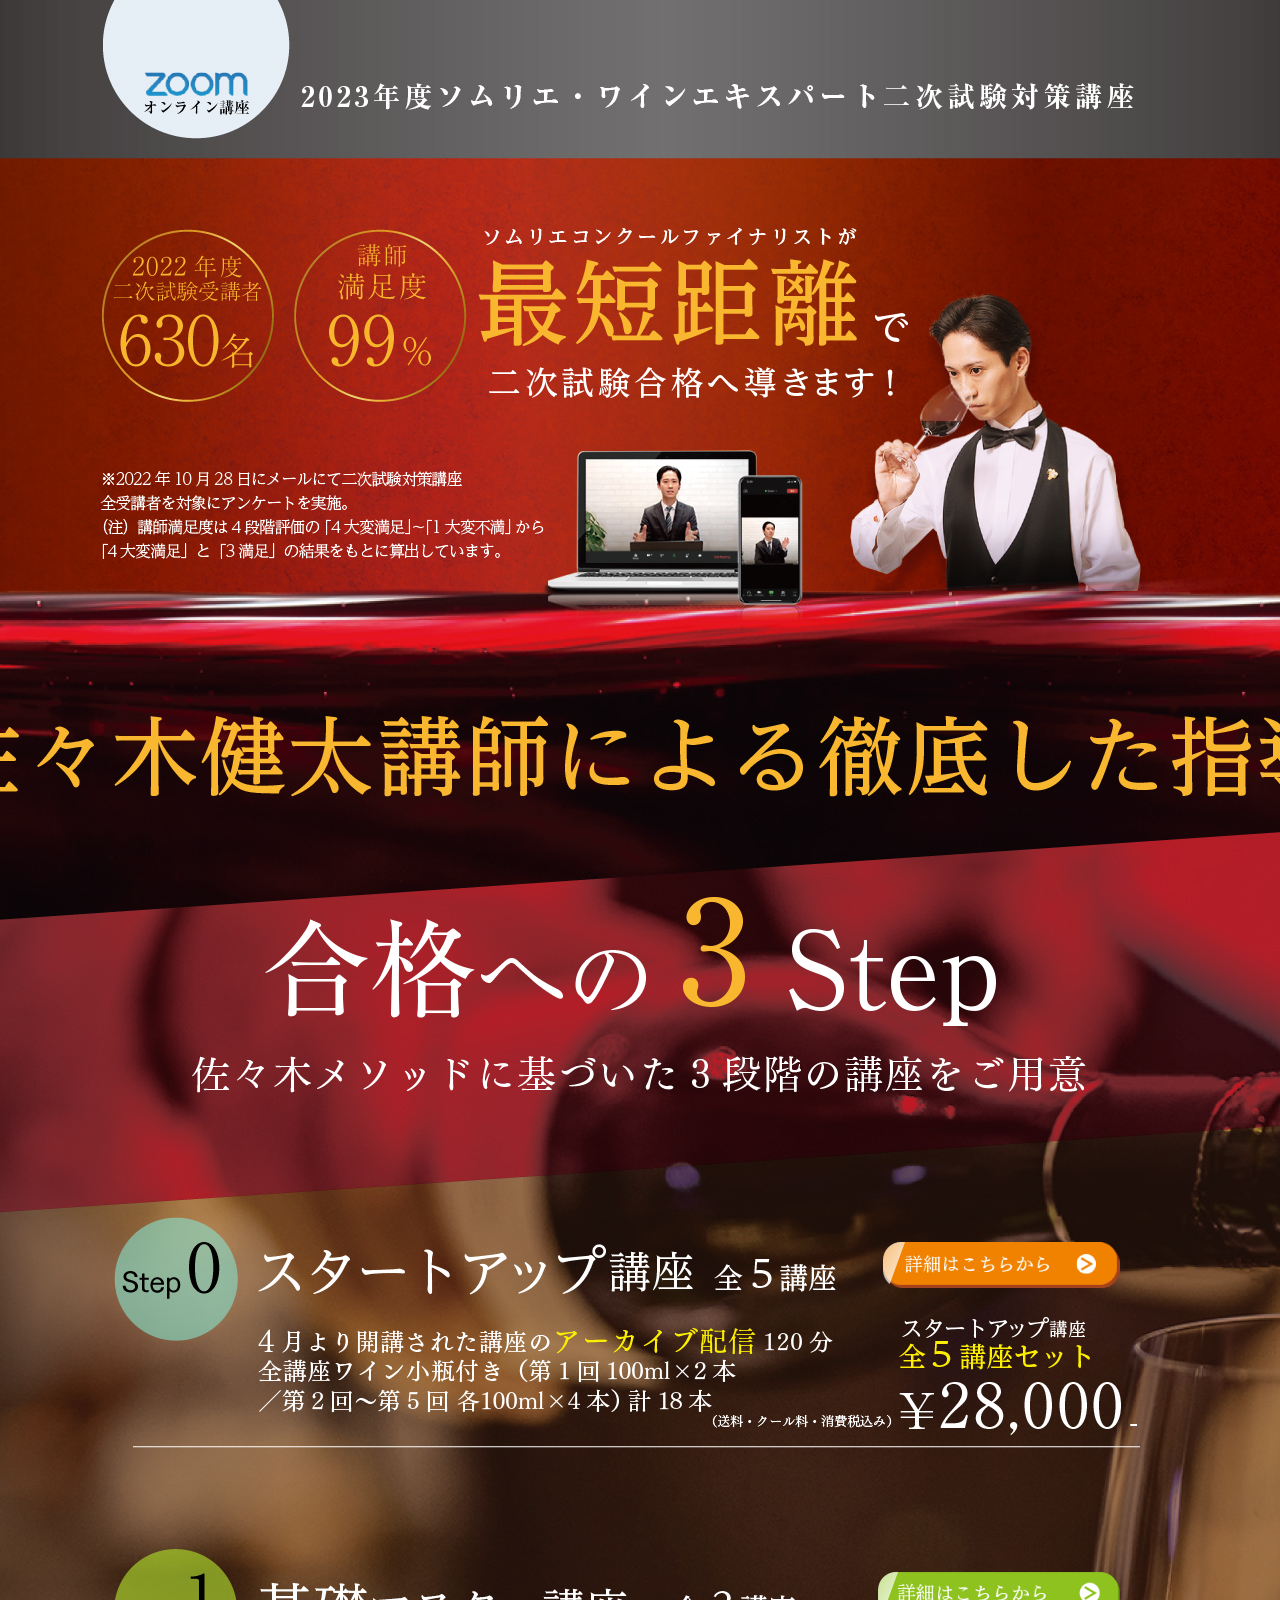
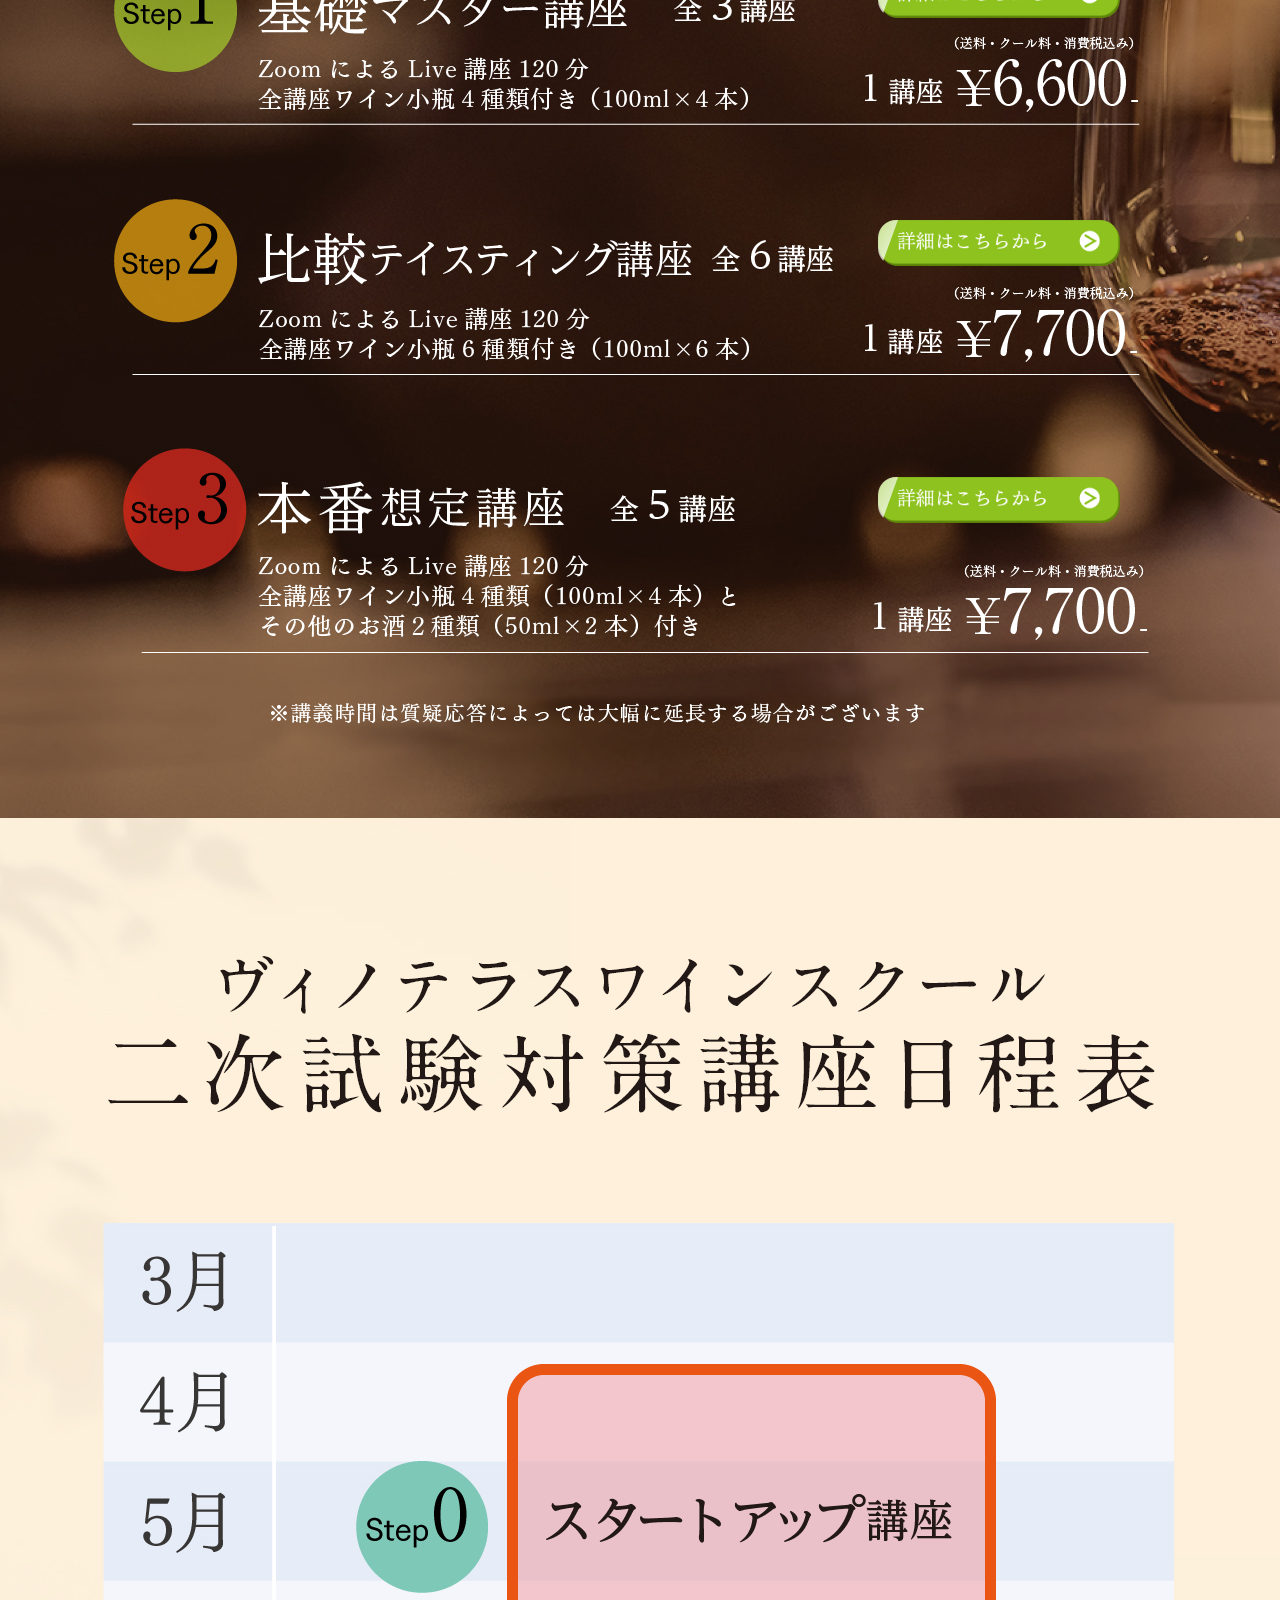
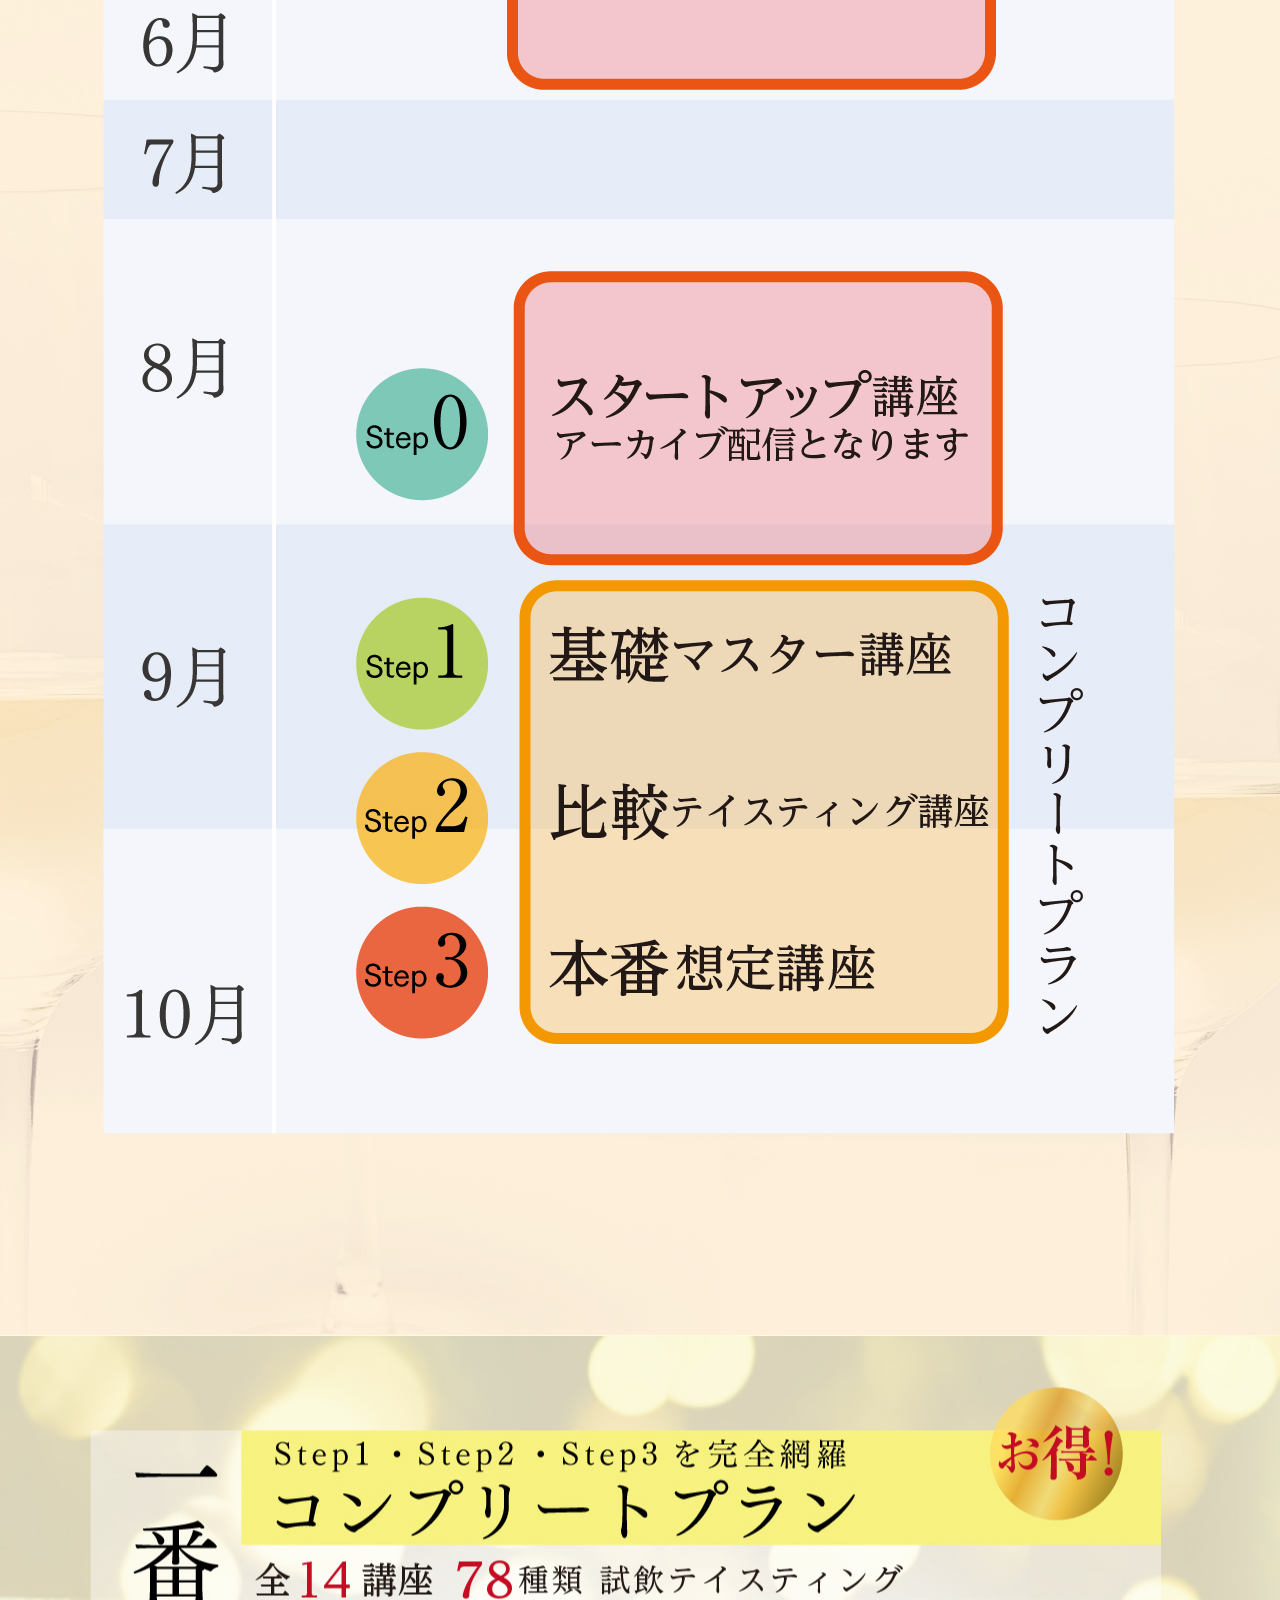
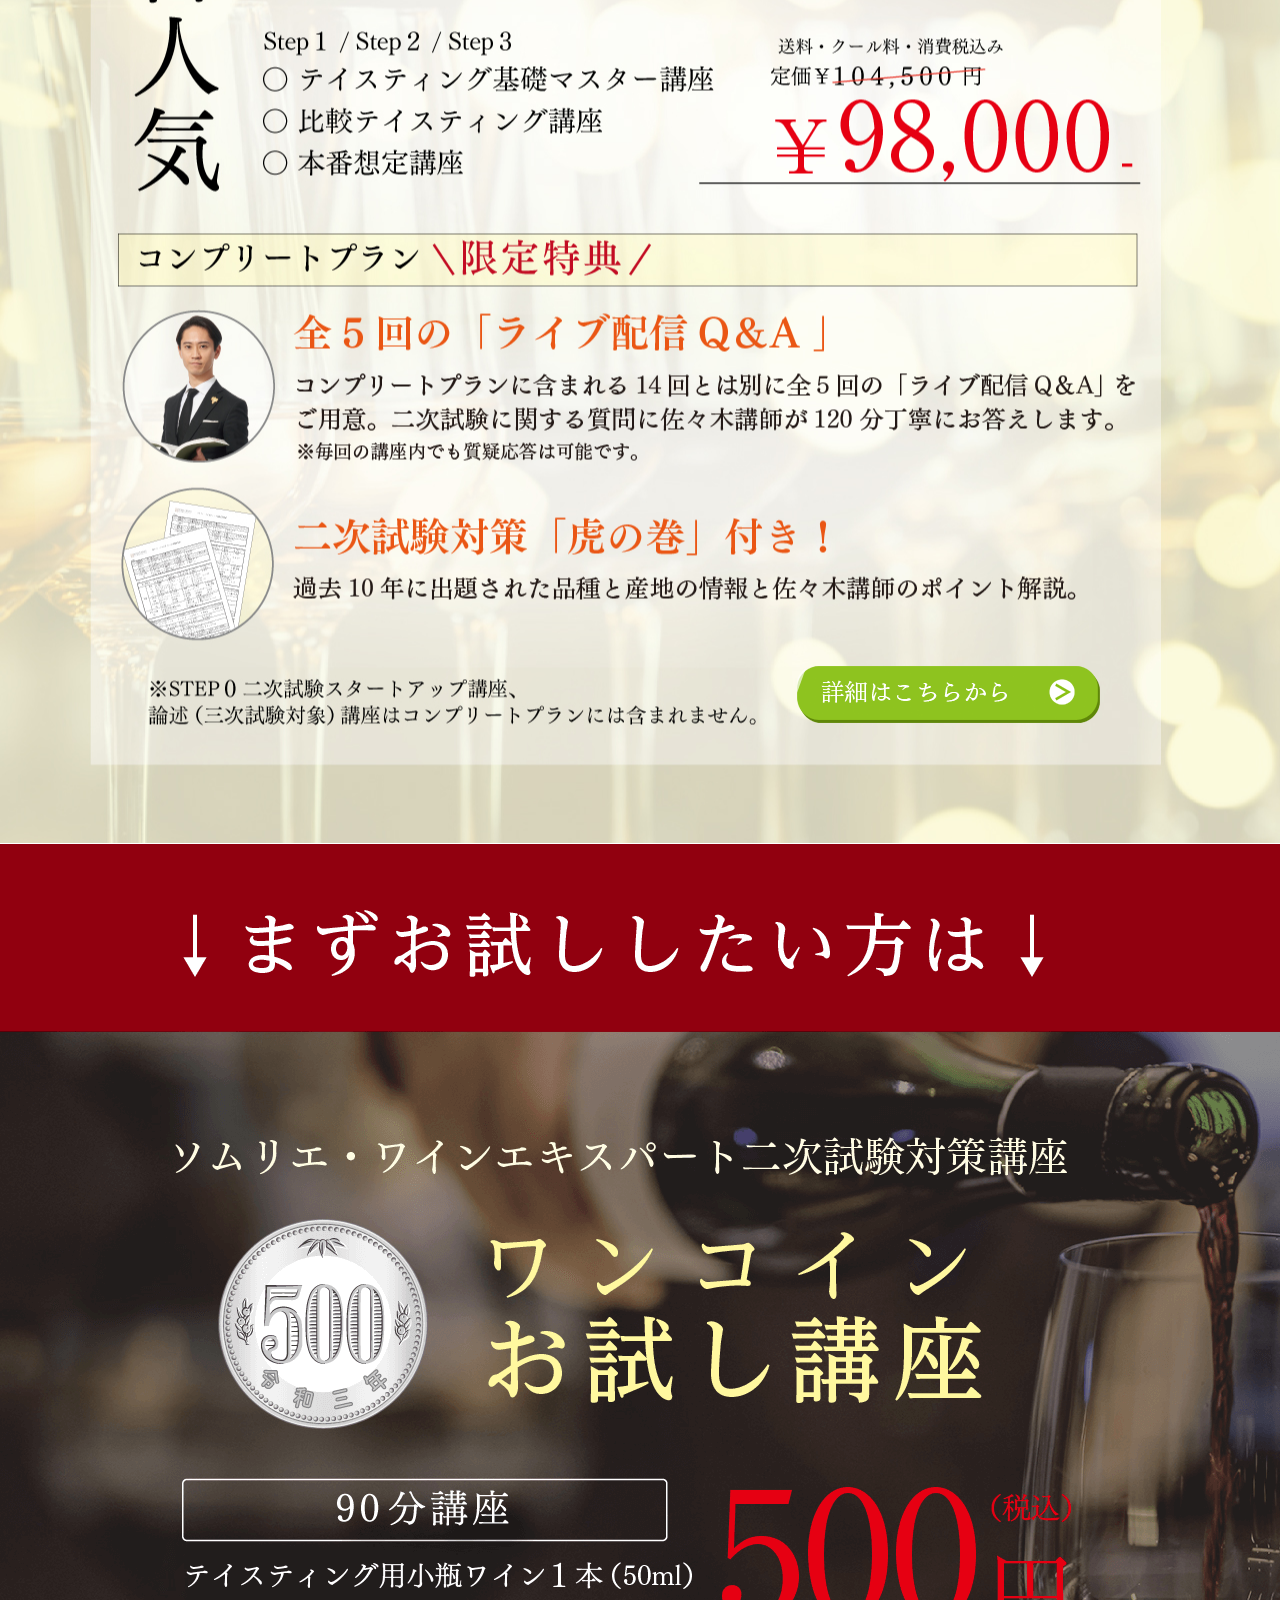
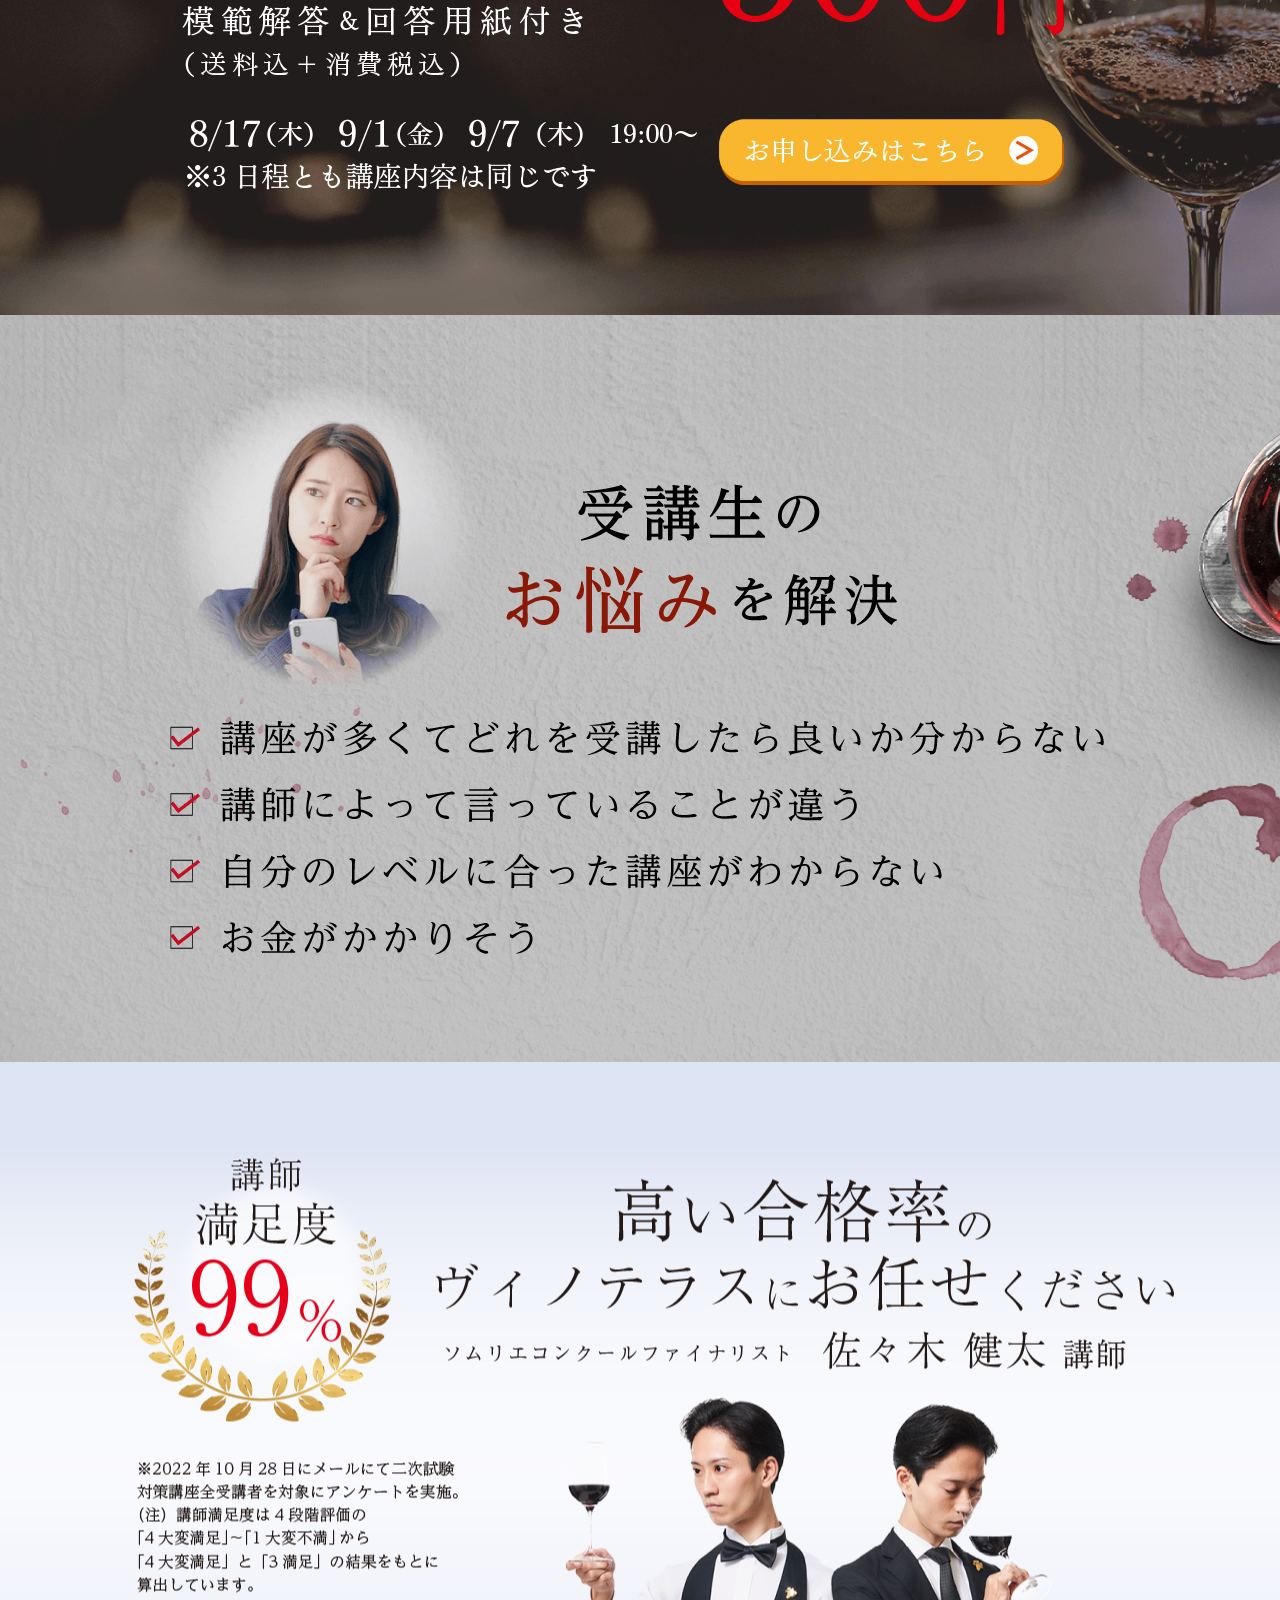
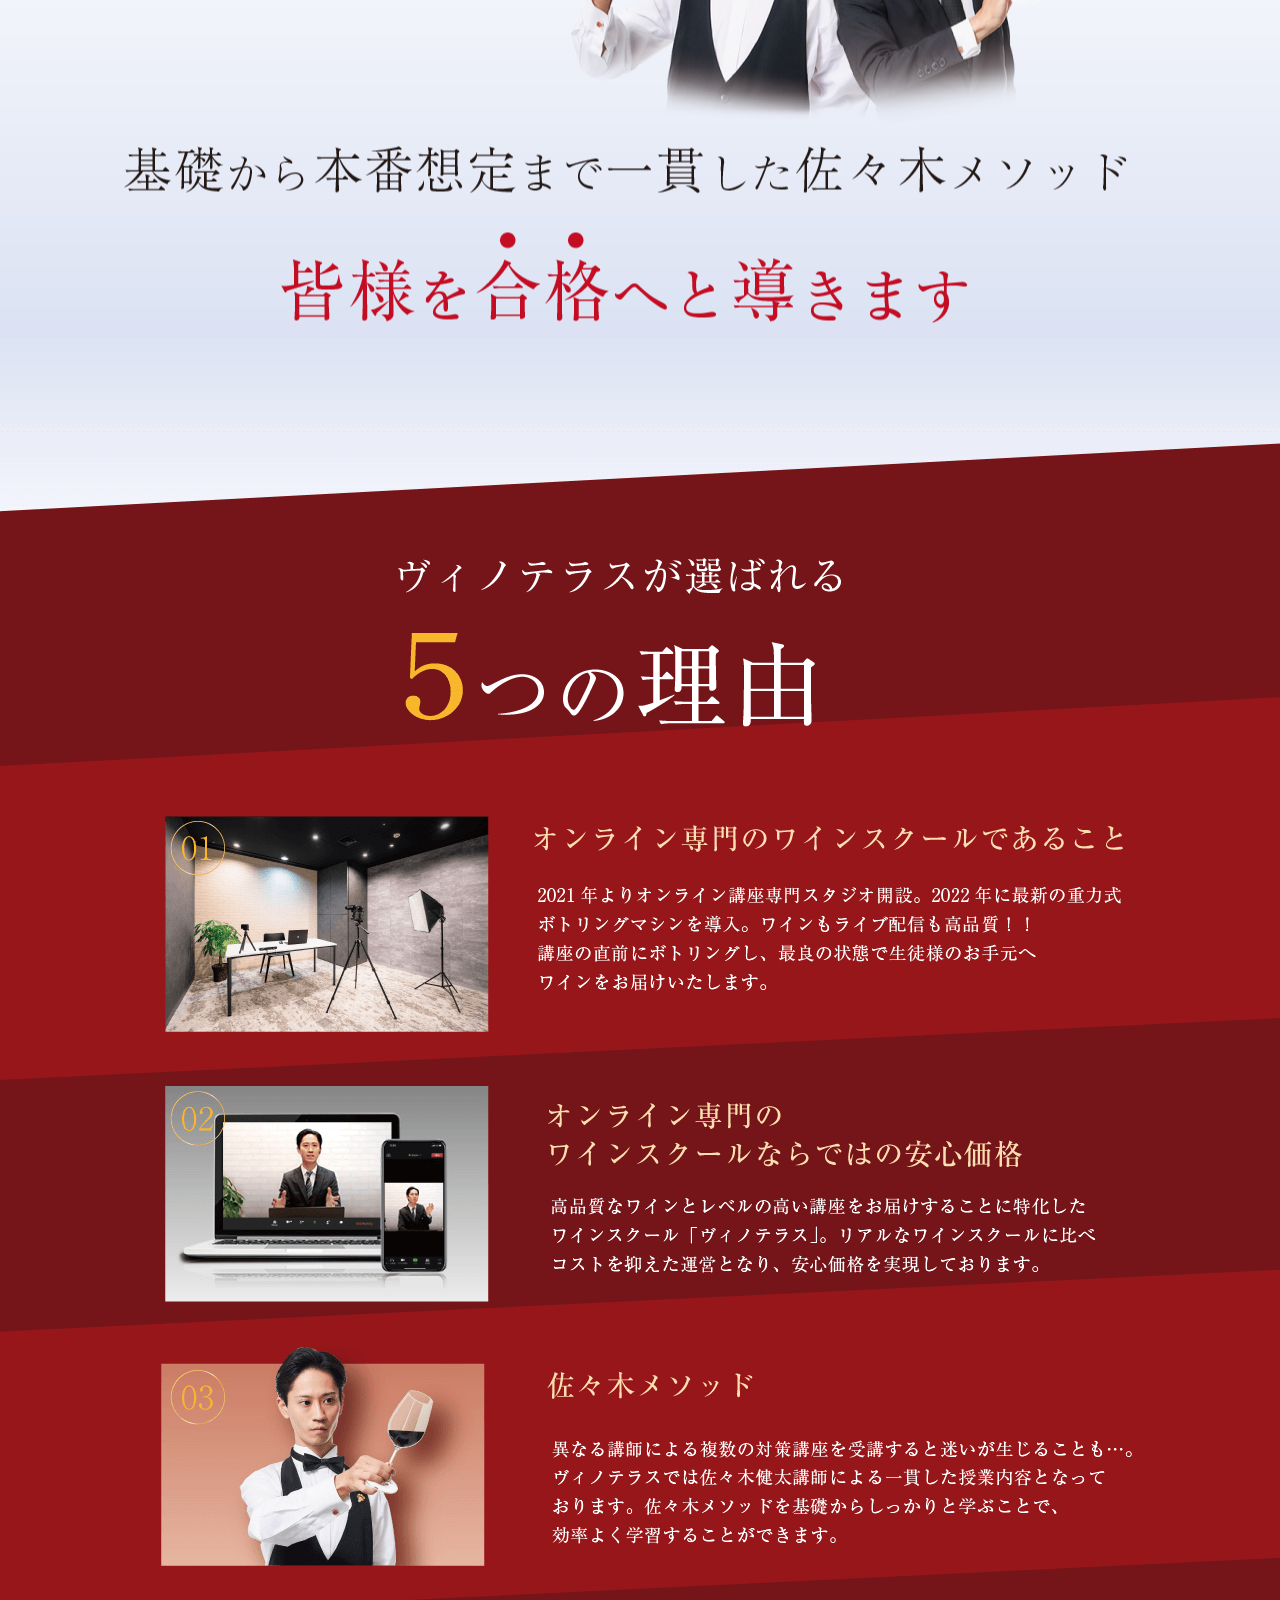
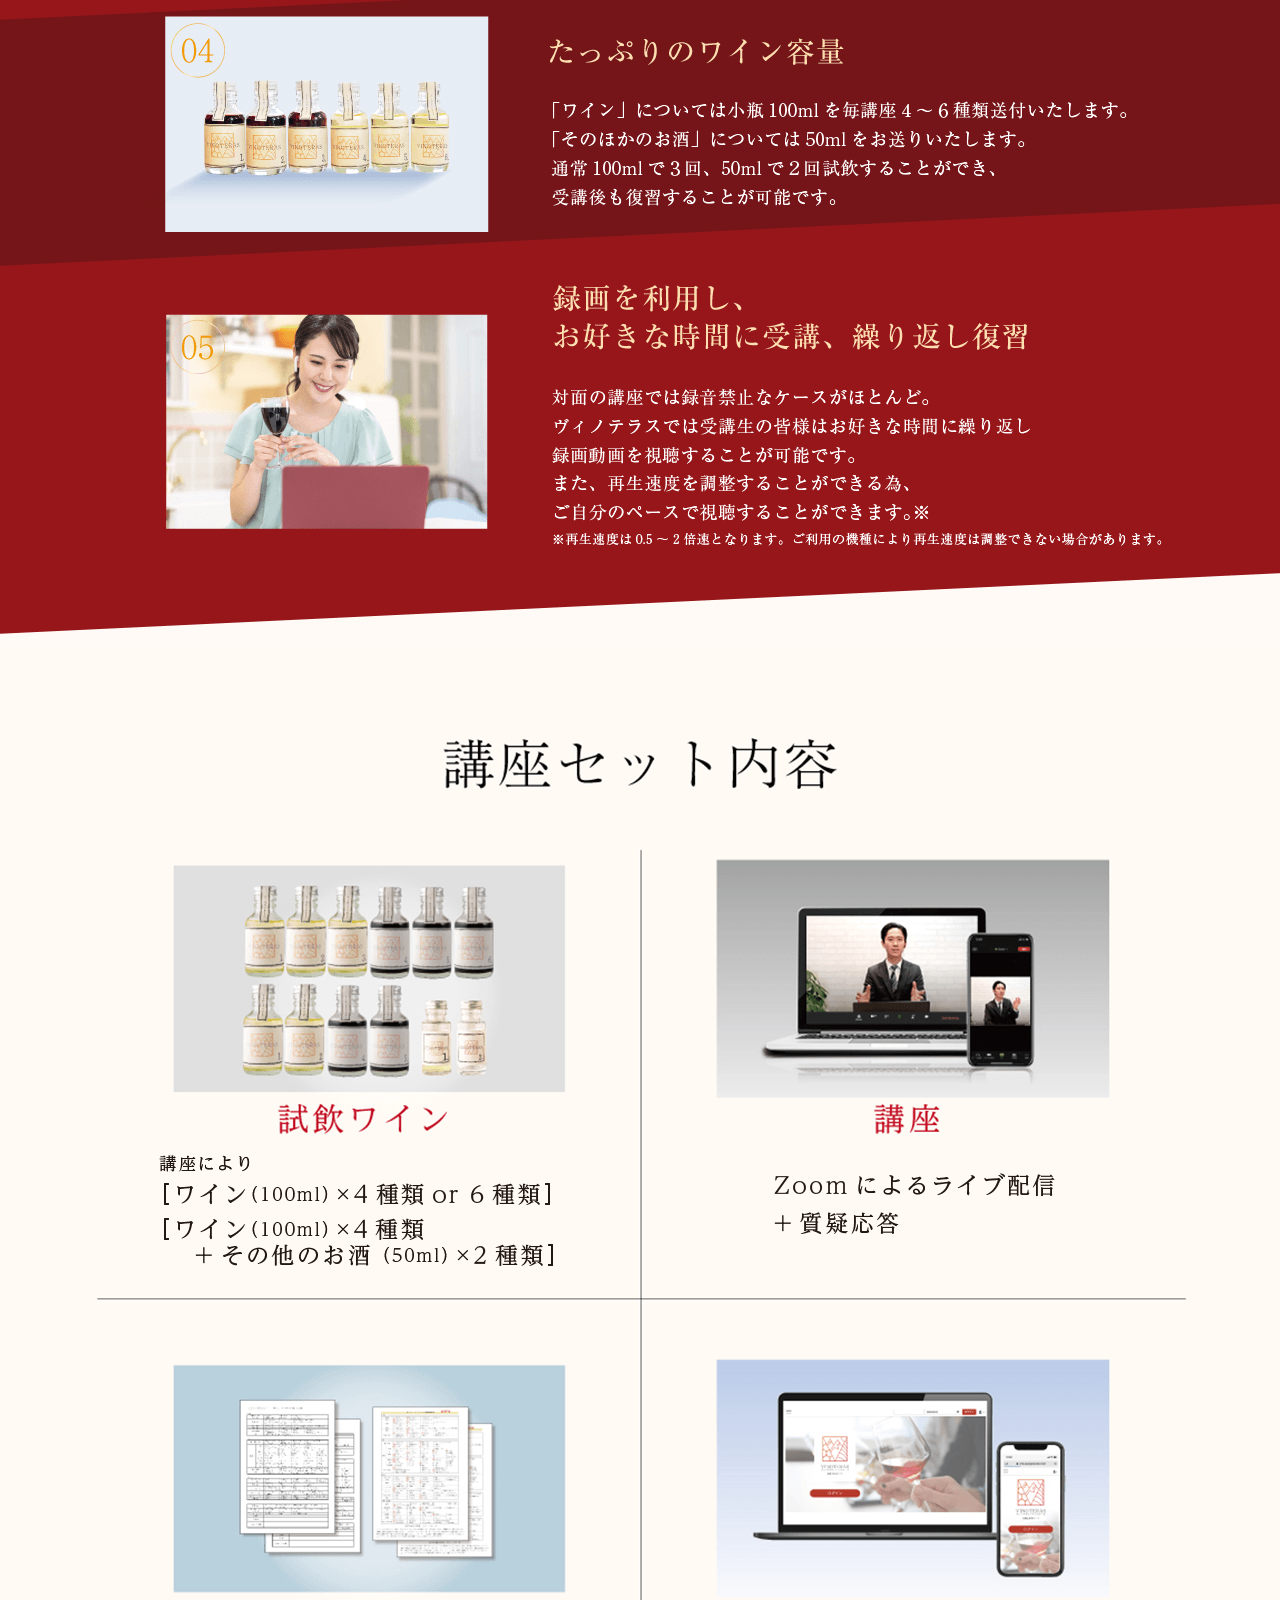
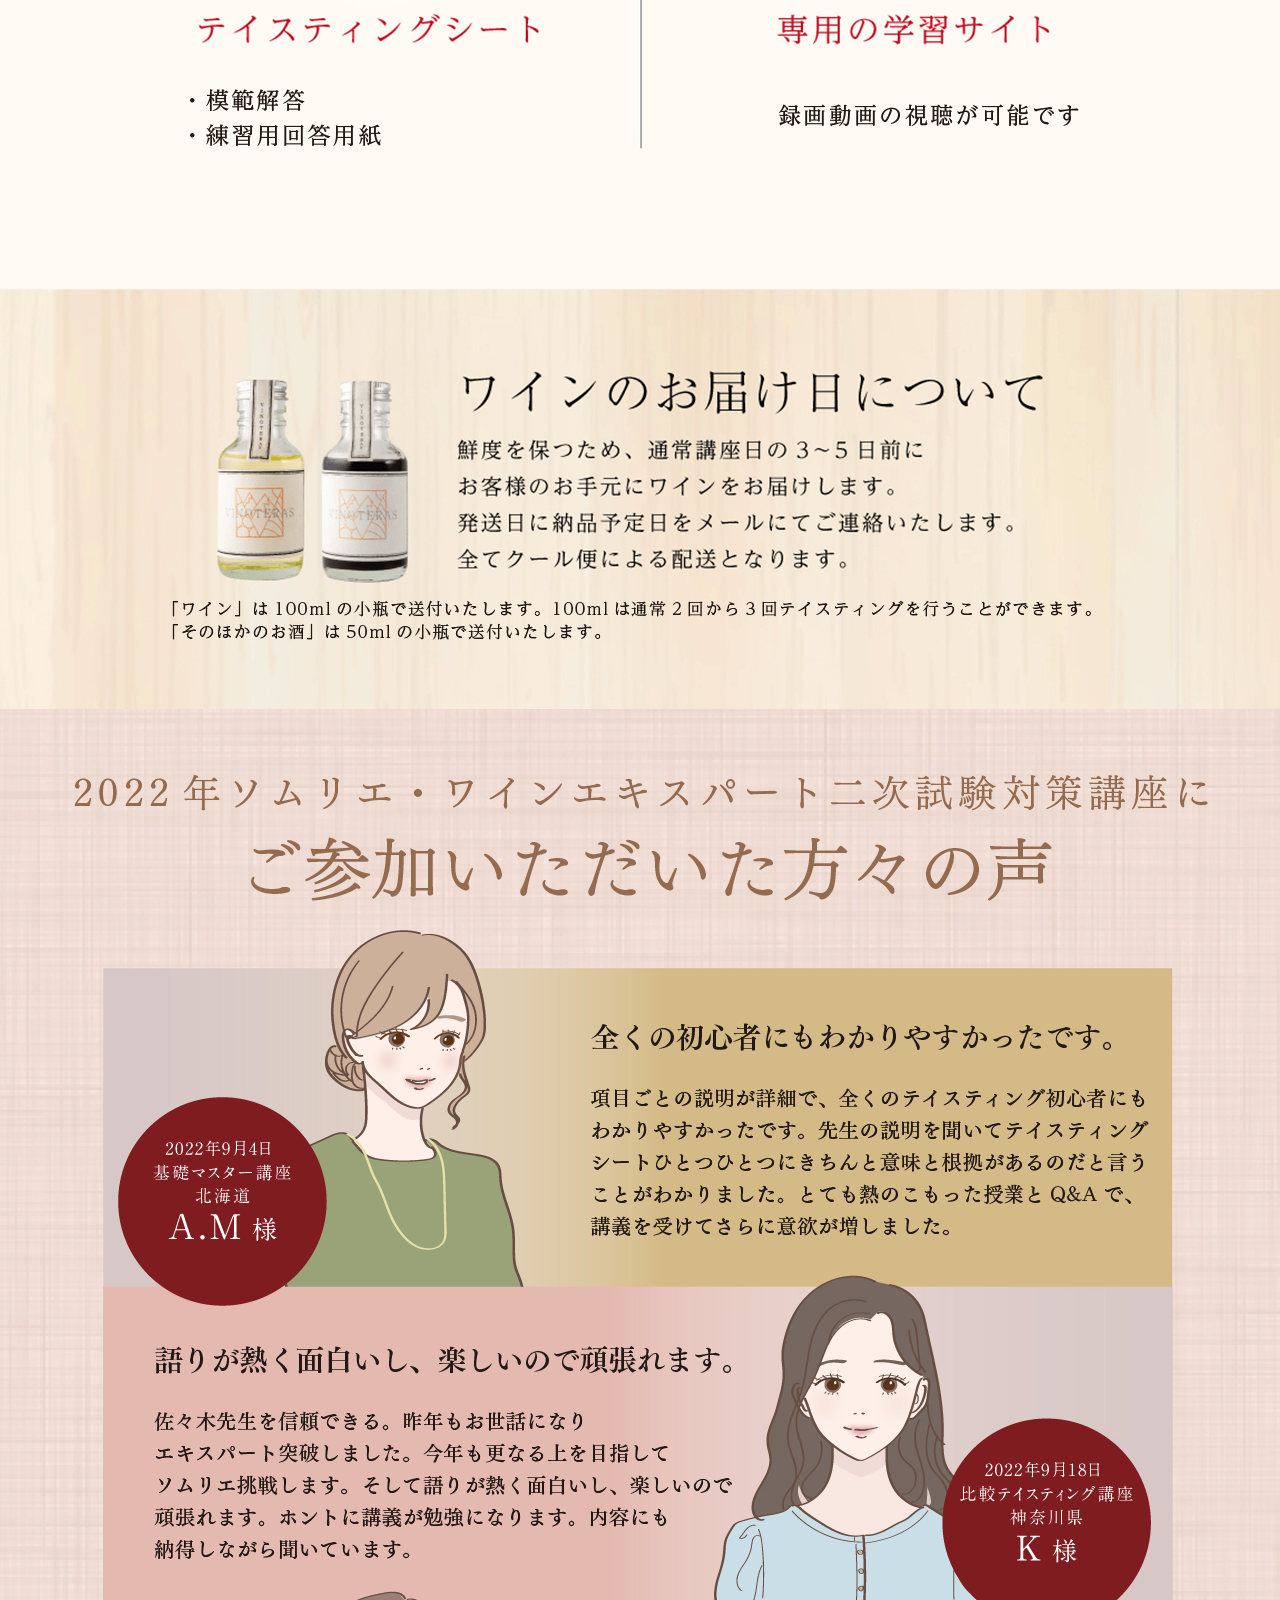
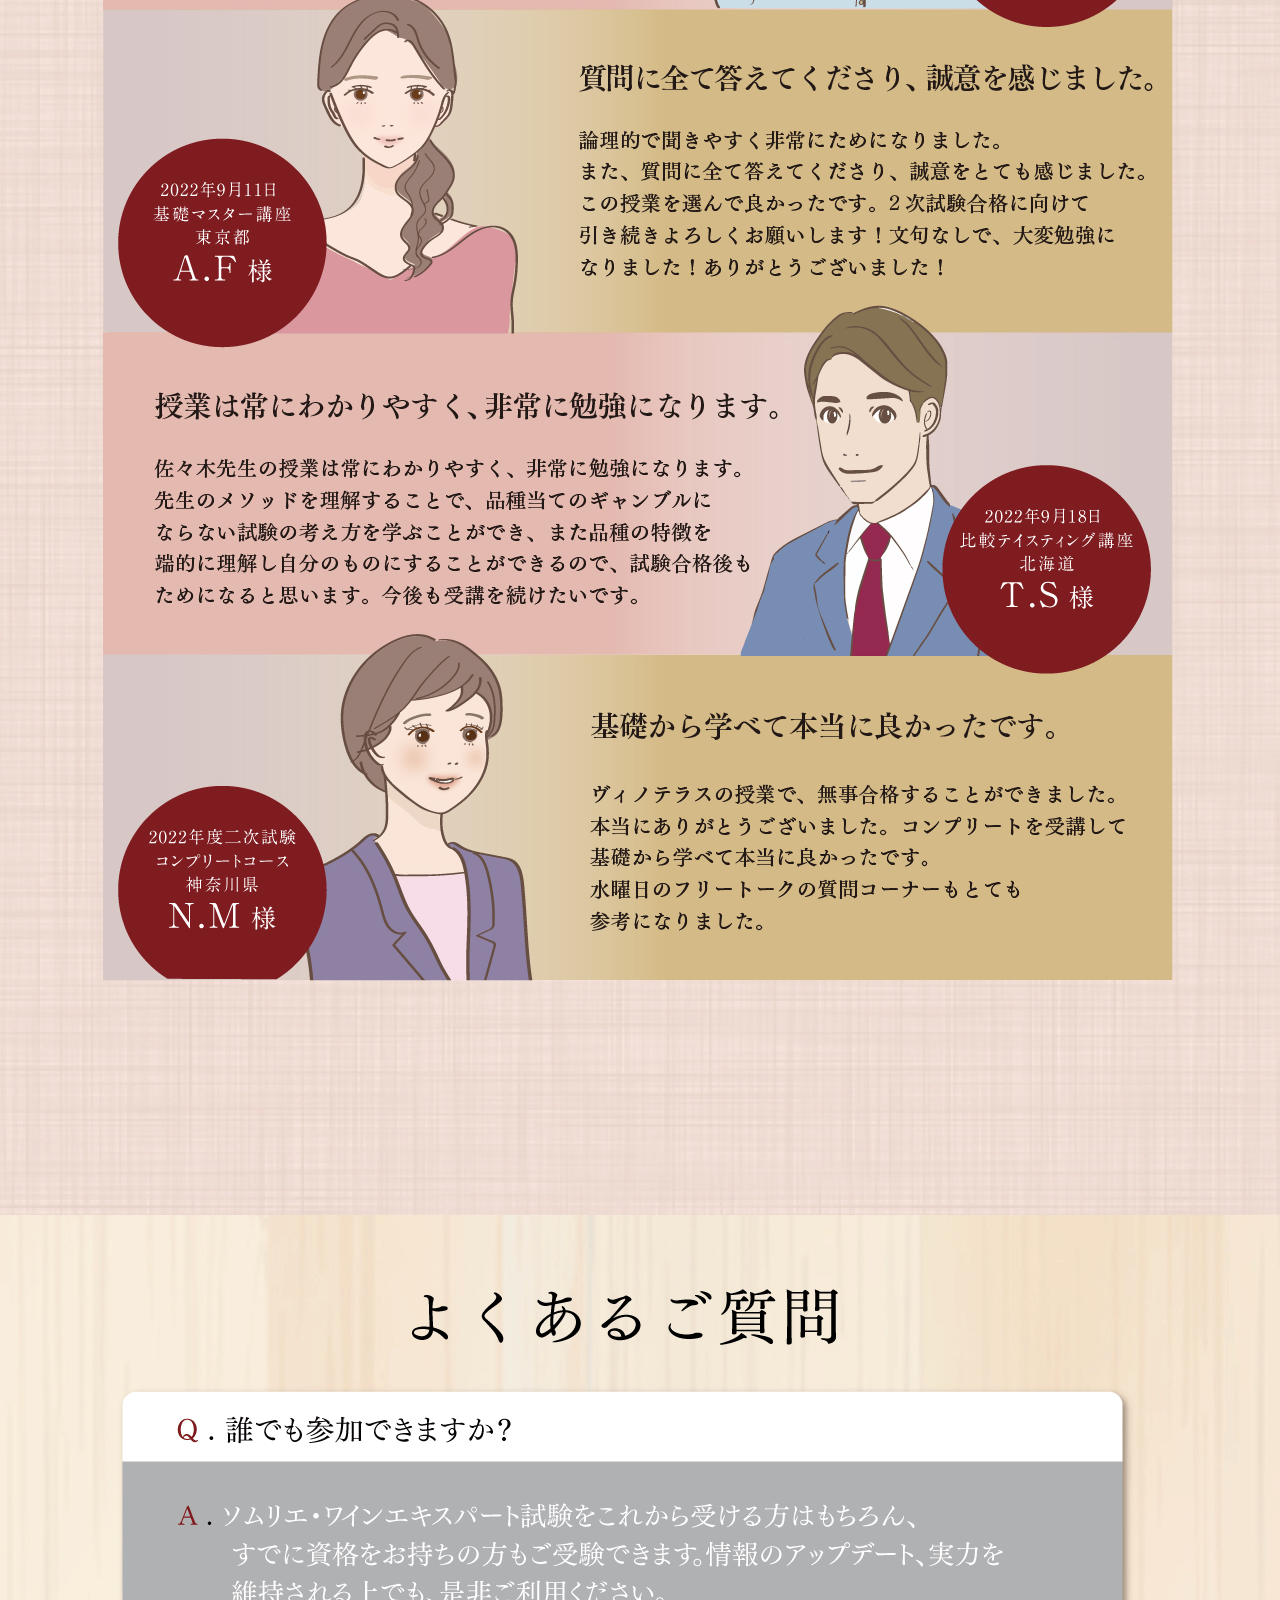
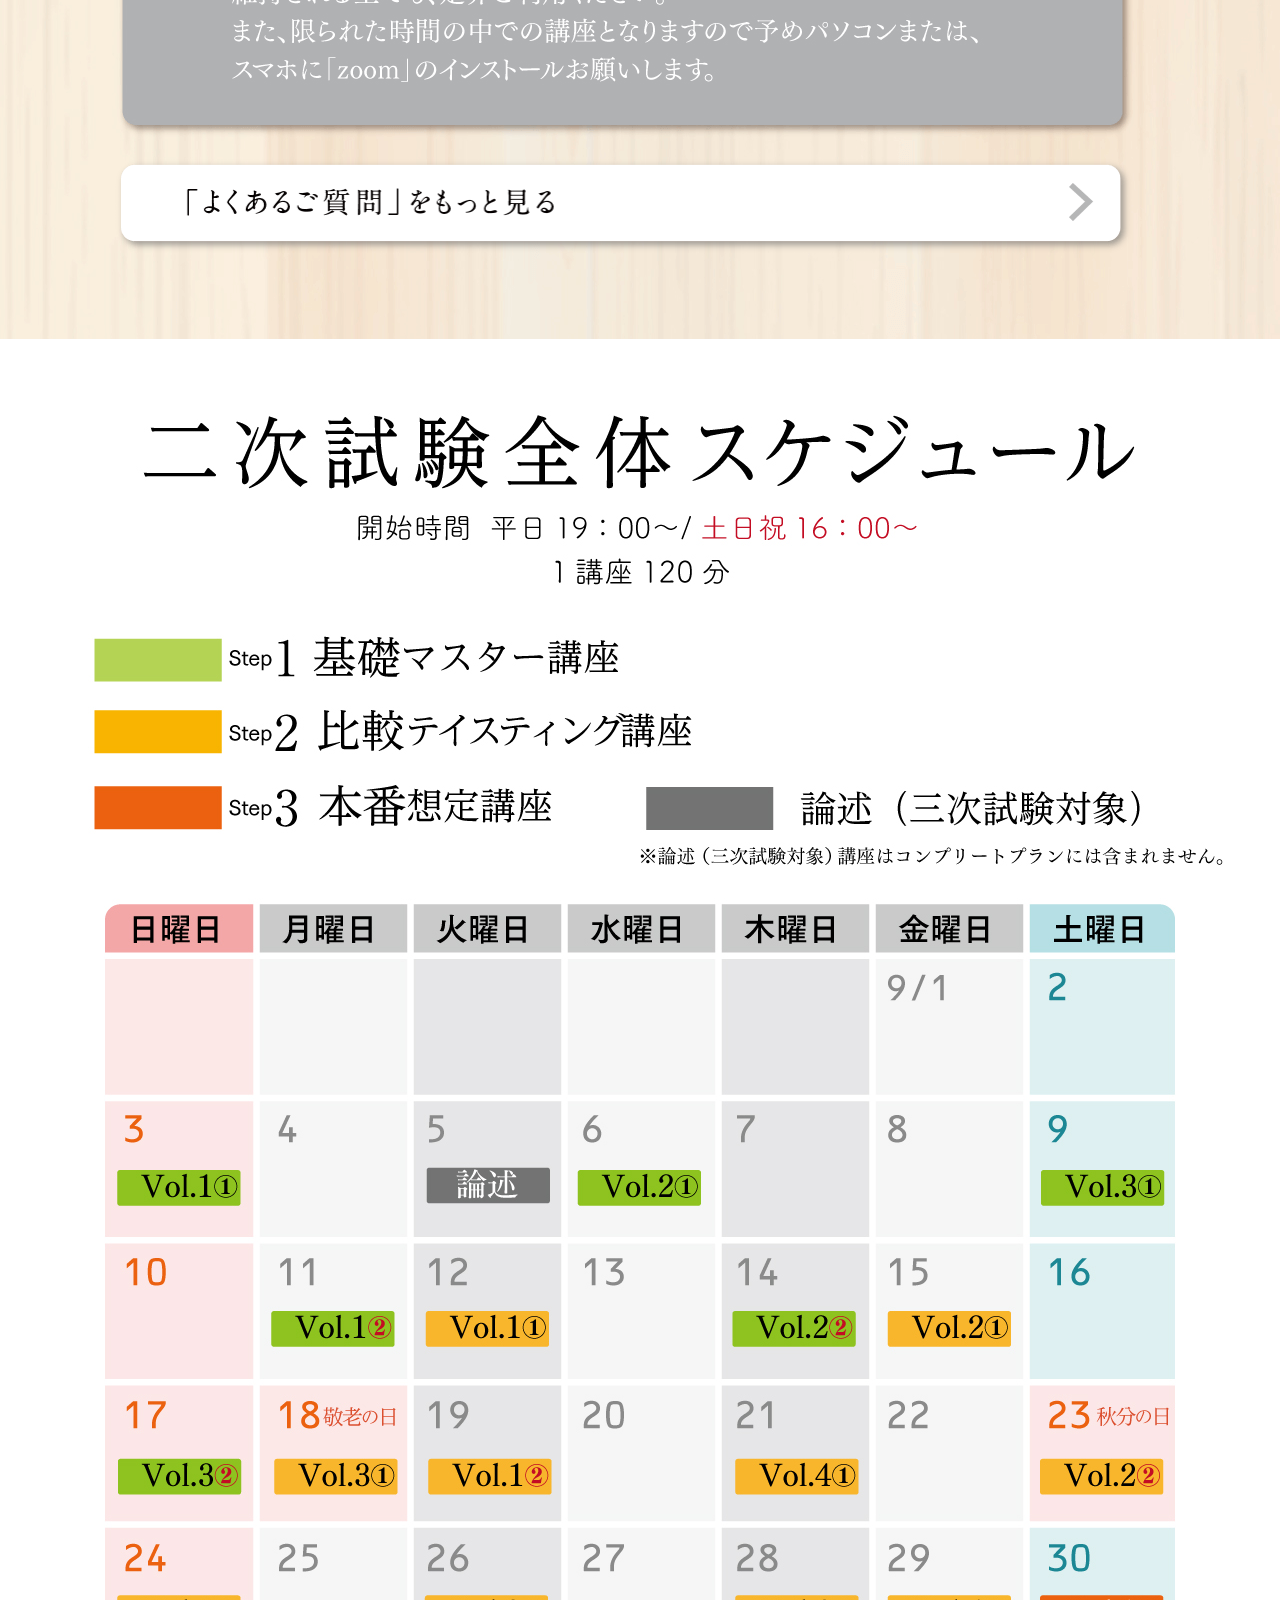
<file: 本番/index.html>
<!DOCTYPE html>
<html lang="ja">
<head>

<!-- Google tag (gtag.js) -->
<script async src="https://www.googletagmanager.com/gtag/js?id=G-JZR8BD5XCT"></script>
<script>
  window.dataLayer = window.dataLayer || [];
  function gtag(){dataLayer.push(arguments);}
  gtag('js', new Date());

  gtag('config', 'G-JZR8BD5XCT');
</script>

<!-- Google Tag Manager --> 
<script>(function(w,d,s,l,i){w[l]=w[l]||[];w[l].push({'gtm.start':
new Date().getTime(),event:'gtm.js'});var f=d.getElementsByTagName(s)[0],
j=d.createElement(s),dl=l!='dataLayer'?'&l='+l:'';j.async=true;j.src=
'https://www.googletagmanager.com/gtm.js?id='+i+dl;f.parentNode.insertBefore(j,f);
})(window,document,'script','dataLayer','GTM-NQ3ZTRM');</script> 
<!-- End Google Tag Manager --> 

<!-- Google Tag Manager --> 
<script>(function (w, d, s, l, i) {
            w[l] = w[l] || []; w[l].push({
                'gtm.start':
                    new Date().getTime(), event: 'gtm.js'
            }); var f = d.getElementsByTagName(s)[0],
                j = d.createElement(s), dl = l != 'dataLayer' ? '&l=' + l : ''; j.async = true; j.src =
                    'https://www.googletagmanager.com/gtm.js?id=' + i + dl; f.parentNode.insertBefore(j, f);
        })(window, document, 'script', 'dataLayer', 'GTM-MN34FGH');</script> 
<!-- End Google Tag Manager -->

<!-- Google Tag Manager -->
<script>(function(w,d,s,l,i){w[l]=w[l]||[];w[l].push({'gtm.start':
new Date().getTime(),event:'gtm.js'});var f=d.getElementsByTagName(s)[0],
j=d.createElement(s),dl=l!='dataLayer'?'&l='+l:'';j.async=true;j.src=
'https://www.googletagmanager.com/gtm.js?id='+i+dl;f.parentNode.insertBefore(j,f);
})(window,document,'script','dataLayer','GTM-M5LB73R');</script>
<!-- End Google Tag Manager -->

<meta charset="UTF-8">
<meta http-equiv="X-UA-Compatible" content="IE=edge">
<meta name="viewport" content="width=device-width, initial-scale=1.0">
<meta name="description" content="ヴィノテラスワインスクールは、ソムリエコンクールファイナリスト佐々木健太氏による講座で最短距離で二次試験合格に導きます。">
<link rel="stylesheet" href="css/reset.css">
<link rel="stylesheet" href="css/style.css?ver=1.0.1">
<link rel="stylesheet" href="css/animation.css">
<link rel="icon" href="./images/ico.jpg">
<script src="https://ajax.googleapis.com/ajax/libs/jquery/3.4.1/jquery.min.js"></script> 
<script type="text/javascript" src="js/common.js"></script>
<link rel="stylesheet" href="https://stackpath.bootstrapcdn.com/font-awesome/4.7.0/css/font-awesome.min.css">
<title>ワインソムリエ二次試験対策講座 | ヴィノテラスワインスクール</title>
<!-- Begin Mieruca Embed Code --> 
<script type="text/javascript" id="mierucajs">
        window.__fid = window.__fid || [];
        __fid.push([362988724]);
        (function () {
            function mieruca() {
                if (typeof window.__fjsld != "undefined") return;
                window.__fjsld = 1;
                var fjs = document.createElement('script');
                fjs.type = 'text/javascript';
                fjs.async = true;
                fjs.id = "fjssync";
                var timestamp = new Date;
                fjs.src = ('https:' == document.location.protocol ? 'https' : 'http') + '://hm.mieru-ca.com/service/js/mieruca-hm.js?v=' + timestamp.getTime();
                var x = document.getElementsByTagName('script')[0];
                x.parentNode.insertBefore(fjs, x);
            };
            setTimeout(mieruca, 500);
            document.readyState != "complete" ? (window.attachEvent ? window.attachEvent("onload", mieruca) : window.addEventListener("load", mieruca, false)) : mieruca();
        })();
    </script> 
<!-- End Mieruca Embed Code -->
<!-- Google tag (gtag.js) -->
<script async src="https://www.googletagmanager.com/gtag/js?id=G-LBM5ED8PKM"></script>
<script>
window.dataLayer = window.dataLayer || [];
function gtag(){dataLayer.push(arguments);}
gtag('js', new Date());

gtag('config', 'G-LBM5ED8PKM');
</script>
</head>

<body>
<!-- Google Tag Manager (noscript) -->
<noscript><iframe src="https://www.googletagmanager.com/ns.html?id=GTM-NQ3ZTRM"
height="0" width="0" style="display:none;visibility:hidden"></iframe></noscript>
<!-- End Google Tag Manager (noscript) -->

<!-- Google Tag Manager (noscript) -->
<noscript>
<iframe src="https://www.googletagmanager.com/ns.html?id=GTM-MN34FGH" height="0" width="0"
            style="display:none;visibility:hidden"></iframe>
</noscript>
<!-- End Google Tag Manager (noscript) -->

<!-- Google Tag Manager (noscript) -->
<noscript><iframe src="https://www.googletagmanager.com/ns.html?id=GTM-M5LB73R"
height="0" width="0" style="display:none;visibility:hidden"></iframe></noscript>
<!-- End Google Tag Manager (noscript) -->

<div class="sec1 bg"> <img class="sp" src="./images/sp/sp_01.png" alt="最短距離で二次試験合格へ導きます！"> </div>
<div class="sec2 bg"> <img class="sp" src="./images/sp/sp_02.png" alt="合格への３Step">
	<div class="inr">
		<ul>
			<li class="cv_area"> <a class="shiny-btn" href="#start"> <img class="pc" src="./images/pc/pc_more_btn_orange.png" alt="詳細はこちらから"> <img class="sp" src="./images/sp/sp_more_btn_orange.png" alt="詳細はこちらから"> </a> </li>
			<li class="cv_area"> <a class="shiny-btn" href="#basic"> <img class="pc" src="./images/pc/pc_more_btn.png" alt="詳細はこちらから"> <img class="sp" src="./images/sp/sp_more_btn.png" alt="詳細はこちらから"> </a> </li>
			<li class="cv_area"> <a class="shiny-btn" href="#compare"> <img class="pc" src="./images/pc/pc_more_btn.png" alt="詳細はこちらから"> <img class="sp" src="./images/sp/sp_more_btn.png" alt="詳細はこちらから"> </a> </li>
			<li class="cv_area"> <a class="shiny-btn" href="#production"> <img class="pc" src="./images/pc/pc_more_btn.png" alt="詳細はこちらから"> <img class="sp" src="./images/sp/sp_more_btn.png" alt="詳細はこちらから"> </a> </li>
		</ul>
	</div>
</div>
<div class="sec2_2 bg"> <img class="sp" src="./images/sp/sp_02_02.png" alt="日程表"></div>
<div class="sec3 bg"> <img class="sp" src="./images/sp/sp_03.png" alt="コンプリートプラン">
	<div class="inr">
		<ul>
			<li class="cv_area"> <a class="shiny-btn" href="#complete"> <img class="pc" src="./images/pc/pc_more_btn.png" alt="詳細はこちらから"> <img class="sp" src="./images/sp/sp_more_btn.png" alt="詳細はこちらから"> </a> </li>
		</ul>
	</div>
</div>
<div class="sec4 bg"><img class="sp" src="./images/sp/sp_04.png" alt="ワンコインお試し講座">
	<div class="inr">
		<ul>
			<li class="cv_area"> <a class="shiny-btn" href="https://vnts.shop/lpc/live-s-onecoin" target="_blank"> <img class="pc" src="./images/pc/pc_order_btn.png" alt="詳細はこちらから"> <img class="sp" src="./images/sp/sp_order_btn.png" alt="詳細はこちらから"> </a> </li>
		</ul>
	</div>
</div>
<div class="sec5 bg"> <img class="sp" src="./images/sp/sp_05.png" alt="受講生のお悩みを解決"> </div>
<div class="sec6 bg"> <img class="sp" src="./images/sp/sp_06.png" alt="高い合格率のヴィのテラスにお任せください"> </div>
<div class="sec7 bg"> <img class="sp" src="./images/sp/sp_07.png" alt="選ばれる5つの理由"> </div>
<div class="sec8 bg"> <img class="sp" src="./images/sp/sp_08.png" alt="選ばれる5つの理由"> </div>
<div class="sec9 bg"> <img class="sp" src="./images/sp/sp_09.png" alt="講座セット内容"> </div>
<div class="sec10 bg"> <img class="sp" src="./images/sp/sp_10.png" alt="ワインのお届け日について"> </div>
<div class="sec34 bg"> <img class="sp" src="./images/sp/sp_34.png" alt="2時試験全体スケジュール"> </div>
<div class="sec35 bg"> <img class="sp" src="./images/sp/sp_35.png" alt="よくある質問">
	<div class="qa_inr">
		<div class="cv_area"> <a class="" href="https://school.vnts.jp/wine-qa202207" target="_blank"> <img class="pc" src="./images/pc/pc_qa_btn.png" alt="よくあるご質問をもっと見る"> <img class="sp" src="./images/sp/sp_qa_btn.png" alt="よくあるご質問をもっと見る"> </a> </div>
	</div>
</div>
<div class="sec36 bg"><img class="sp" src="./images/sp/sp_36.png" alt="2時試験全体スケジュール"> </div>


<!--▼ テーブル本体 ▼-->
<form method="post" action="https://vnts.shop/CART/cart.php?" target="_blank">
    <div id="start" class="tb-sec0 bg"><img class="sp" src="./images/sp/sp-tb-sec_00.png" alt="スタートアップ講座"></div>
    <!-- STEP0 PC -->
	<table class="vnts-cal pc">
		<tr>
			<td class="okonomi-1 okonomi-tit cal-1 cal-sec1" style="vertical-align: middle;"><img src="images/pc/pc_step0.png"></td>
			<td class="okonomi-1 cal-2"><p class="tb-tit"><span class="tb-tit-shiro">全5講座セット</span></p>
				<ul class="flag-list">
					<li class="step0-tit">第1回テイスティングフォーム<br>　白ワイン1本/赤ワイン1本付き</li>
					<li class="step0-tit">第2回白ワインの酸味について<br>　白ワイン4本付き</li>
                    <li class="step0-tit">第3回白ワイン樽について<br>　白ワイン4本付き</li>
                    <li class="step0-tit">第4回淡い赤ワインについて<br>　赤ワイン4本付き</li>
                    <li class="step0-tit">第5回濃い赤ワインについて<br>　赤ワイン4本付き</li>
				</ul></td>
			<td class="okonomi-1 cal-3" style="vertical-align: middle;">
                <div class="ipn-con-step0">
					<input class="ipt-type" type="checkbox" name="ITM-CC" value="live-2023-s2-a-0803">
					<input type="hidden" name="CNT-CC" value="1">
					A.締切日8月3日（木）<br>　　/発送日8月4日（金）より順次発送</div>
				<div class="ipn-con-step0">
					<input class="ipt-type" type="checkbox" name="ITM-DD" value="live-2023-s2-a-0813">
					<input type="hidden" name="CNT-DD" value="1">
					B.締切日8月13日（<span class="holiday">日</span>）<br>　　/発送日8月14日（月）より順次発送</div>
                <div class="ipn-con-step0">
					<input class="ipt-type" type="checkbox" name="ITM-EE" value="live-2023-s2-a-0831">
					<input type="hidden" name="CNT-EE" value="1">
					C.締切日8月31日（木）<br>　　/発送日9月1日（金）より順次発送</div>
				<div>
				</div></td>
		</tr>
	</table>
    <!-- STEP0 SP -->
	<div class="sp">
		<table class="vnts-cal">
			<tr>
				<td class="okonomi-1"><p class="sp-vol-tit-step0"><img src="images/sp/sp_step0.png"></p>
					<p class="tb-tit"><span class="tb-tit-shiro">全5講座セット</span></p>
					<ul class="flag-list">
					    <li class="step0-tit-sp">第1回テイスティングフォーム<br>　白ワイン1本/赤ワイン1本付き</li>
					    <li class="step0-tit-sp">第2回白ワインの酸味について<br>　白ワイン4本付き</li>
                        <li class="step0-tit-sp">第3回白ワイン樽について<br>　白ワイン4本付き</li>
                        <li class="step0-tit-sp">第4回淡い赤ワインについて<br>　赤ワイン4本付き</li>
                        <li class="step0-tit-sp">第5回濃い赤ワインについて<br>　赤ワイン4本付き</li>
					</ul>
                    <div class="ipn-con">
					<input class="ipt-type" type="checkbox" name="ITM-CC" value="live-2023-s2-a-0803">
					<input type="hidden" name="CNT-CC" value="1">
					A.締切日8月3日（木）<br>　　/発送日8月4日（金）より順次発送</div>
					<div class="ipn-con">
					<input class="ipt-type" type="checkbox" name="ITM-DD" value="live-2023-s2-a-0813">
					<input type="hidden" name="CNT-DD" value="1">
					B.締切日8月13日（<span class="holiday">日</span>）<br>　　/発送日8月14日（月）より順次発送</div>
                    <div class="ipn-con">
					<input class="ipt-type" type="checkbox" name="ITM-EE" value="live-2023-s2-a-0831">
					<input type="hidden" name="CNT-EE" value="1">
					C締切日8月31日（木）<br>　　/発送日9月1日（金）より順次発送</div>
					<div>
					</div></td>
			</tr>
		</table>
	</div>
    <div class="sec2000off bg"> <img class="sp" src="./images/sp/sp_2000off.png" alt="6講座で2000円オフ"> </div>

    <div id="basic" class="tb-sec1 bg"><img class="sp" src="./images/sp/sp-tb-sec_01.png" alt="基礎マスター講座"></div>
    <!-- STEP1 PC -->
	<table class="vnts-cal pc">
		<tr>
			<td class="okonomi-1 okonomi-tit cal-1 cal-sec1" style="vertical-align: middle;"><img src="images/pc/pc_step1_vol1.png"></td>
			<td class="okonomi-1 cal-2"><p class="tb-tit"><span class="tb-tit-shiro">白ワイン4種類</span></p>
				<ul class="flag-list">
					<li class="flag-tit flag-newzealand">ニュージーランド/ソーヴィニヨン・ブラン</li>
					<li class="flag-tit flag-japan">日本/甲州</li>
					<li class="flag-tit flag-france">フランス/シャルドネ</li>
					<li class="flag-tit flag-america">アメリカ/シャルドネ</li>
				</ul></td>
			<td class="okonomi-1 cal-3" style="vertical-align: middle;"><div class="ipn-con">
					<input class="ipt-type" type="checkbox" name="ITM-A" value="live-s20230903">
					<input type="hidden" name="CNT-A" value="1">
					9月3日（<span class="holiday">日</span>）16:00〜</div>
				<div class="ipn-con">
					<input class="ipt-type" type="checkbox" name="ITM-B" value="live-s20230911">
					<input type="hidden" name="CNT-B" value="1">
					9月11日（月）19:00〜</div>
				<div>
					<p>※両日とも講座内容は同じです。</p>
				</div></td>
		</tr>
		<tr>
			<td class="okonomi-1 okonomi-tit cal-sec1" style="vertical-align: middle;"><img src="images/pc/pc_step1_vol2.png"></td>
			<td class="okonomi-1"><p class="tb-tit"><span class="tb-tit-aka">赤ワイン4種類</span></p>
				<ul class="flag-list">
					<li class="flag-tit flag-japan">日本/マスカット・ベーリーA</li>
					<li class="flag-tit flag-france">フランス/ピノ・ノワール</li>
					<li class="flag-tit flag-france">フランス/ガメイ</li>
					<li class="flag-tit flag-australia">オーストラリア/カベルネ・ソーヴィニヨン</li>
				</ul></td>
			<td class="okonomi-1" style="vertical-align: middle;"><div class="ipn-con">
					<input class="ipt-type" type="checkbox" name="ITM-C" value="live-s20230906">
					<input type="hidden" name="CNT-C" value="1">
					9月6日（水）19:00〜</div>
				<div class="ipn-con">
					<input class="ipt-type" type="checkbox" name="ITM-D" value="live-s20230914">
					<input type="hidden" name="CNT-D" value="1">
					9月14日（木）19:00〜</div>
				<div>
					<p>※両日とも講座内容は同じです。</p>
				</div></td>
		</tr>
		<tr>
			<td class="okonomi-1 okonomi-tit cal-sec1" style="vertical-align: middle;"><img src="images/pc/pc_step1_vol3.png"></td>
			<td class="okonomi-1"><p class="tb-tit"><span class="tb-tit-shiro">白2種</span>・<span class="tb-tit-aka">赤2種</span></p>
				<p class="tb-tit">ブラインド</p></td>
			<td class="okonomi-1" style="vertical-align: middle;"><div class="ipn-con">
					<input class="ipt-type" type="checkbox" name="ITM-E" value="live-s20230909">
					<input type="hidden" name="CNT-E" value="1">
					9月9日（<span class="holiday">土</span>）16:00〜</div>
				<div class="ipn-con">
					<input class="ipt-type" type="checkbox" name="ITM-F" value="live-s20230917">
					<input type="hidden" name="CNT-F" value="1">
					9月17日（<span class="holiday">日</span>）16:00〜</div>
				<div>
					<p>※両日とも講座内容は同じです。</p>
				</div></td>
		</tr>
	</table>
    <!-- STEP1 SP -->
	<div class="sp">
		<table class="vnts-cal">
			<tr>
				<td class="okonomi-1"><p class="sp-vol-tit"><img src="images/sp/sp_step1_vol1.png"></p>
					<p class="tb-tit"><span class="tb-tit-shiro">白ワイン4種類</span></p>
					<ul class="flag-list">
						<li class="flag-tit flag-newzealand">ニュージーランド/ソーヴィニヨン・ブラン</li>
						<li class="flag-tit flag-japan">日本/甲州</li>
						<li class="flag-tit flag-france">フランス/シャルドネ</li>
						<li class="flag-tit flag-america">アメリカ/シャルドネ</li>
					</ul>
					<div class="ipn-con">
						<input class="ipt-type" type="checkbox" name="ITM-A" value="live-s20230903">
						<input type="hidden" name="CNT-A" value="1">
						9月3日（<span class="holiday">日</span>）16:00〜</div>
					<div class="ipn-con">
						<input class="ipt-type" type="checkbox" name="ITM-B" value="live-s20230911">
						<input type="hidden" name="CNT-B" value="1">
						9月11日（月）19:00〜</div>
					<div>
						<p>※両日とも講座内容は同じです。</p>
					</div></td>
			</tr>
			<tr>
				<td class="okonomi-1"><p class="sp-vol-tit"><img src="images/sp/sp_step1_vol2.png"></p>
					<p class="tb-tit"><span class="tb-tit-aka">赤ワイン4種類</span></p>
					<ul class="flag-list">
						<li class="flag-tit flag-japan">日本/マスカット・ベーリーA</li>
						<li class="flag-tit flag-france">フランス/ピノ・ノワール</li>
						<li class="flag-tit flag-france">フランス/ガメイ</li>
						<li class="flag-tit flag-australia">オーストラリア/カベルネ・ソーヴィニヨン</li>
					</ul>
					<div class="ipn-con">
						<input class="ipt-type" type="checkbox" name="ITM-C" value="live-s20230906">
						<input type="hidden" name="CNT-C" value="1">
						9月6日（水）19:00〜</div>
					<div class="ipn-con">
						<input class="ipt-type" type="checkbox" name="ITM-D" value="live-s20230914">
						<input type="hidden" name="CNT-D" value="1">
						9月14日（木）19:00〜</div>
					<div>
						<p>※両日とも講座内容は同じです。</p>
					</div></td>
			</tr>
			<tr>
				<td class="okonomi-1"><p class="sp-vol-tit"><img src="images/sp/sp_step1_vol3.png"></p>
					<p class="tb-tit"><span class="tb-tit-shiro">白2種</span>・<span class="tb-tit-aka">赤2種</span></p>
					<p class="tb-tit">ブラインド</p>
					<div class="ipn-con">
						<input class="ipt-type" type="checkbox" name="ITM-E" value="live-s20230909">
						<input type="hidden" name="CNT-E" value="1">
						9月9日（<span class="holiday">土</span>）16:00〜</div>
					<div class="ipn-con">
						<input class="ipt-type" type="checkbox" name="ITM-F" value="live-s20230917">
						<input type="hidden" name="CNT-F" value="1">
						9月17日（<span class="holiday">日</span>）16:00〜</div>
					<div>
						<p>※両日とも講座内容は同じです。</p>
					</div></td>
			</tr>
		</table>
	</div>

    <div id="compare" class="tb-sec2 bg"><img class="sp" src="./images/sp/sp-tb-sec_02.png" alt="比較テイスティング講座"></div>
    <!-- STEP2 PC -->
	<table class="vnts-cal pc">
		<tr>
			<td class="okonomi-1 okonomi-tit cal-1 cal-sec2" style="vertical-align: middle;"><img src="images/pc/pc_step2_vol1.png"></td>
			<td class="okonomi-1 cal-2"><p>Vol.1</p>
				<p class="tb-tit"><span class="tb-tit-shiro">白ワイン6種類（リースリング、SB)</span></p>
				<ul class="flag-list">
					<li class="flag-tit flag-australia">オーストラリア/リースリング</li>
					<li class="flag-tit flag-france">フランス/リースリング</li>
					<li class="flag-tit flag-germany">ドイツ/リースリング</li>
					<li class="flag-tit flag-newzealand">ニュージーランド/ソーヴィニヨン・ブラン</li>
					<li class="flag-tit flag-france">フランス/ソーヴィニヨン・ブラン</li>
					<li class="flag-tit flag-chile">チリ/ソーヴィニヨン・ブラン</li>
				</ul></td>
			<td class="okonomi-1 cal-3" style="vertical-align: middle;"><div class="ipn-con">
					<input class="ipt-type" type="checkbox" name="ITM-G" value="live-s20230912">
					<input type="hidden" name="CNT-G" value="1">
					9月12日（火）19:00〜</div>
				<div class="ipn-con">
					<input class="ipt-type" type="checkbox" name="ITM-H" value="live-s20230919">
					<input type="hidden" name="CNT-H" value="1">
					9月19日（火）19:00〜</div>
				<div>
					<p>※両日とも講座内容は同じです。</p>
				</div></td>
		</tr>
		<tr>
			<td class="okonomi-1 okonomi-tit cal-sec2" style="vertical-align: middle;"><img src="images/pc/pc_step2_vol2.png"></td>
			<td class="okonomi-1"><p class="tb-tit"><span class="tb-tit-shiro">白ワイン6種類（シャルドネ、アリゴテ）</span></p>
				<ul class="flag-list">
					<li class="flag-tit flag-france">フランス/シャルドネ</li>
					<li class="flag-tit flag-australia">オーストラリア/シャルドネ</li>
					<li class="flag-tit flag-america">アメリカ/シャルドネ</li>
					<li class="flag-tit flag-japan">日本/シャルドネ（樽有）</li>
					<li class="flag-tit flag-japan">日本/シャルドネ（樽なし）</li>
					<li class="flag-tit flag-france">フランス/アリゴテ</li>
				</ul></td>
			<td class="okonomi-1" style="vertical-align: middle;"><div class="ipn-con">
					<input class="ipt-type" type="checkbox" name="ITM-I" value="live-s20230915">
					<input type="hidden" name="CNT-I" value="1">
					9月15日（金）19:00〜</div>
				<div class="ipn-con">
					<input class="ipt-type" type="checkbox" name="ITM-J" value="live-s20230923">
					<input type="hidden" name="CNT-J" value="1">
					9月23日（<span class="holiday">土</span>）16:00〜</div>
				<div>
					<p>※両日とも講座内容は同じです。</p>
				</div></td>
		</tr>
		<tr>
			<td class="okonomi-1 okonomi-tit cal-sec2" style="vertical-align: middle;"><img src="images/pc/pc_step2_vol3.png"></td>
			<td class="okonomi-1"><p class="tb-tit"><span class="tb-tit-shiro">白ワイン6種類（アロマティック系品種）</span></p>
				<ul class="flag-list">
					<li class="flag-tit flag-france">フランス/ゲヴュルツトラミネール</li>
					<li class="flag-tit flag-france">フランス/ヴィオニエ</li>
					<li class="flag-tit flag-argentina">アルゼンチン/ロンテス</li>
					<li class="flag-tit flag-austria">オーストリア/グリューナー・ヴェルト・リーナー</li>
					<li class="flag-tit flag-southafrica">南アフリカ/シュナン・ブラン</li>
					<li class="flag-tit flag-australia">オーストラリア/セミヨン</li>
				</ul></td>
			<td class="okonomi-1" style="vertical-align: middle;"><div class="ipn-con">
					<input class="ipt-type" type="checkbox" name="ITM-K" value="live-s20230918">
					<input type="hidden" name="CNT-K" value="1">
					9月18日（<span class="holiday">月</span>）16:00〜</div>
				<div class="ipn-con">
					<input class="ipt-type" type="checkbox" name="ITM-L" value="live-s20230926">
					<input type="hidden" name="CNT-L" value="1">
					9月26日（火）19:00〜</div>
				<div>
					<p>※両日とも講座内容は同じです。</p>
				</div></td>
		</tr>
		<tr>
			<td class="okonomi-1 okonomi-tit cal-sec2" style="vertical-align: middle;"><img src="images/pc/pc_step2_vol4.png"></td>
			<td class="okonomi-1"><p class="tb-tit"><span class="tb-tit-aka">赤ワイン6種類（淡い系）</span></p>
				<ul class="flag-list">
					<li class="flag-tit flag-japan">日本/マスカット・ベーリーA</li>
					<li class="flag-tit flag-france">フランス/ガメイ</li>
					<li class="flag-tit flag-america">アメリカ/ピノ・ノワール</li>
					<li class="flag-tit flag-france">フランス/ピノ・ノワール</li>
					<li class="flag-tit flag-newzealand">ニュージーランド/ピノ・ノワール</li>
					<li class="flag-tit flag-america">アメリカ/ジンファンデル</li>
				</ul></td>
			<td class="okonomi-1" style="vertical-align: middle;"><div class="ipn-con">
					<input class="ipt-type" type="checkbox" name="ITM-M" value="live-s20230921">
					<input type="hidden" name="CNT-M" value="1">
					9月21日（木）19:00〜</div>
				<div class="ipn-con">
					<input class="ipt-type" type="checkbox" name="ITM-N" value="live-s20230929">
					<input type="hidden" name="CNT-N" value="1">
					9月29日（金）19:00〜</div>
				<div>
					<p>※両日とも講座内容は同じです。</p>
				</div></td>
		</tr>
		<tr>
			<td class="okonomi-1 okonomi-tit cal-sec2" style="vertical-align: middle;"><img src="images/pc/pc_step2_vol5.png"></td>
			<td class="okonomi-1"><p class="tb-tit"><span class="tb-tit-aka">赤ワイン6種類（濃い系）</span></p>
				<ul class="flag-list">
					<li class="flag-tit flag-argentina">アルゼンチン/マルベック</li>
					<li class="flag-tit flag-france">フランス/シラー</li>
					<li class="flag-tit flag-australia">オーストラリア/シラーズ</li>
					<li class="flag-tit flag-chile">チリ/カベルネ・ソーヴィニヨン</li>
					<li class="flag-tit flag-australia">オーストラリア/カベルネ・ソーヴィニヨン</li>
					<li class="flag-tit flag-america">アメリカ/カベルネ・ソーヴィニヨン</li>
				</ul></td>
			<td class="okonomi-1" style="vertical-align: middle;"><div class="ipn-con">
					<input class="ipt-type" type="checkbox" name="ITM-O" value="live-s20230924">
					<input type="hidden" name="CNT-O" value="1">
					9月24日（<span class="holiday">日</span>）16:00〜</div>
				<div class="ipn-con">
					<input class="ipt-type" type="checkbox" name="ITM-P" value="live-s20231002">
					<input type="hidden" name="CNT-P" value="1">
					10月2日（月）19:00〜</div>
				<div>
					<p>※両日とも講座内容は同じです。</p>
				</div></td>
		</tr>
		<tr>
			<td class="okonomi-1 okonomi-tit cal-sec2" style="vertical-align: middle;"><img src="images/pc/pc_step2_vol6.png"></td>
			<td class="okonomi-1"><p class="tb-tit"><span class="tb-tit-aka">赤ワイン6種類（その他）</span></p>
				<ul class="flag-list">
					<li class="flag-tit flag-france">フランス/カベルネ・フラン</li>
					<li class="flag-tit flag-japan">日本/メルロー</li>
					<li class="flag-tit flag-america">アメリカ/メルロー</li>
					<li class="flag-tit flag-italy">イタリア/ネッビオーロ</li>
					<li class="flag-tit flag-italy">イタリア/サンジョヴェーゼ</li>
					<li class="flag-tit flag-spain">スペイン/テンプラニーリョ</li>
				</ul></td>
			<td class="okonomi-1" style="vertical-align: middle;"><div class="ipn-con">
					<input class="ipt-type" type="checkbox" name="ITM-Q" value="live-s20230928">
					<input type="hidden" name="CNT-Q" value="1">
					9月28日（木）19:00〜</div>
				<div class="ipn-con">
					<input class="ipt-type" type="checkbox" name="ITM-R" value="live-s20231005">
					<input type="hidden" name="CNT-R" value="1">
					10月5日（木）19:00〜</div>
				<div>
					<p>※両日とも講座内容は同じです。</p>
				</div></td>
		</tr>
	</table>
    <!-- STEP2 SP -->
	<div class="sp">
		<table class="vnts-cal">
			<tr>
				<td class="okonomi-1 cal-2"><p class="sp-vol-tit"><img src="images/sp/sp_step2_vol1.png"></p>
					<p class="tb-tit"><span class="tb-tit-shiro">白ワイン6種類（リースリング、SB)</span></p>
					<ul class="flag-list">
						<li class="flag-tit flag-australia">オーストラリア/リースリング</li>
						<li class="flag-tit flag-france">フランス/リースリング</li>
						<li class="flag-tit flag-germany">ドイツ/リースリング</li>
						<li class="flag-tit flag-newzealand">ニュージーランド/ソーヴィニヨン・ブラン</li>
						<li class="flag-tit flag-france">フランス/ソーヴィニヨン・ブラン</li>
						<li class="flag-tit flag-chile">チリ/ソーヴィニヨン・ブラン</li>
					</ul>
					<div class="ipn-con">
						<input class="ipt-type" type="checkbox" name="ITM-G" value="live-s20230912">
						<input type="hidden" name="CNT-G" value="1">
						9月12日（火）19:00〜</div>
					<div class="ipn-con">
						<input class="ipt-type" type="checkbox" name="ITM-H" value="live-s20230919">
						<input type="hidden" name="CNT-H" value="1">
						9月19日（火）19:00〜</div>
					<div>
						<p>※両日とも講座内容は同じです。</p>
					</div></td>
			</tr>
			<tr>
				<td class="okonomi-1"><p class="sp-vol-tit"><img src="images/sp/sp_step2_vol2.png"></p>
					<p class="tb-tit"><span class="tb-tit-shiro">白ワイン6種類（シャルドネ、アリゴテ）</span></p>
					<ul class="flag-list">
						<li class="flag-tit flag-france">フランス/シャルドネ</li>
						<li class="flag-tit flag-australia">オーストラリア/シャルドネ</li>
						<li class="flag-tit flag-america">アメリカ/シャルドネ</li>
						<li class="flag-tit flag-japan">日本/シャルドネ（樽有）</li>
						<li class="flag-tit flag-japan">日本/シャルドネ（樽なし）</li>
						<li class="flag-tit flag-france">フランス/アリゴテ</li>
					</ul>
					<div class="ipn-con">
						<input class="ipt-type" type="checkbox" name="ITM-I" value="live-s20230915">
						<input type="hidden" name="CNT-I" value="1">
						9月15日（金）19:00〜</div>
					<div class="ipn-con">
						<input class="ipt-type" type="checkbox" name="ITM-J" value="live-s20230923">
						<input type="hidden" name="CNT-J" value="1">
						9月23日（<span class="holiday">土</span>）16:00〜</div>
					<div>
						<p>※両日とも講座内容は同じです。</p>
					</div></td>
			</tr>
			<tr>
				<td class="okonomi-1"><p class="sp-vol-tit"><img src="images/sp/sp_step2_vol3.png"></p>
					<p class="tb-tit"><span class="tb-tit-shiro">白ワイン6種類（アロマティック系品種）</span></p>
					<ul class="flag-list">
						<li class="flag-tit flag-france">フランス/ゲヴュルツトラミネール</li>
						<li class="flag-tit flag-france">フランス/ヴィオニエ</li>
						<li class="flag-tit flag-argentina">アルゼンチン/ロンテス</li>
						<li class="flag-tit flag-austria">オーストリア/グリューナー・ヴェルト・リーナー</li>
						<li class="flag-tit flag-southafrica">南アフリカ/シュナン・ブラン</li>
						<li class="flag-tit flag-australia">オーストラリア/セミヨン</li>
					</ul>
					<div class="ipn-con">
						<input class="ipt-type" type="checkbox" name="ITM-K" value="live-s20230918">
						<input type="hidden" name="CNT-K" value="1">
						9月18日（<span class="holiday">月</span>）16:00〜</div>
					<div class="ipn-con">
						<input class="ipt-type" type="checkbox" name="ITM-L" value="live-s20230926">
						<input type="hidden" name="CNT-L" value="1">
						9月26日（火）19:00〜</div>
					<div>
						<p>※両日とも講座内容は同じです。</p>
					</div></td>
			</tr>
			<tr>
				<td class="okonomi-1"><p class="sp-vol-tit"><img src="images/sp/sp_step2_vol4.png"></p>
					<p class="tb-tit"><span class="tb-tit-aka">赤ワイン6種類（淡い系）</span></p>
					<ul class="flag-list">
						<li class="flag-tit flag-japan">日本/マスカット・ベーリーA</li>
						<li class="flag-tit flag-france">フランス/ガメイ</li>
						<li class="flag-tit flag-america">アメリカ/ピノ・ノワール</li>
						<li class="flag-tit flag-france">フランス/ピノ・ノワール</li>
						<li class="flag-tit flag-newzealand">ニュージーランド/ピノ・ノワール</li>
						<li class="flag-tit flag-america">アメリカ/ジンファンデル</li>
					</ul>
					<div class="ipn-con">
						<input class="ipt-type" type="checkbox" name="ITM-M" value="live-s20230921">
						<input type="hidden" name="CNT-M" value="1">
						9月21日（木）19:00〜</div>
					<div class="ipn-con">
						<input class="ipt-type" type="checkbox" name="ITM-N" value="live-s20230929">
						<input type="hidden" name="CNT-N" value="1">
						9月29日（金）19:00〜</div>
					<div>
						<p>※両日とも講座内容は同じです。</p>
					</div></td>
			</tr>
			<tr>
				<td class="okonomi-1"><p class="sp-vol-tit"><img src="images/sp/sp_step2_vol5.png"></p>
					<p class="tb-tit"><span class="tb-tit-aka">赤ワイン6種類（濃い系）</span></p>
					<ul class="flag-list">
						<li class="flag-tit flag-argentina">アルゼンチン/マルベック</li>
						<li class="flag-tit flag-france">フランス/シラー</li>
						<li class="flag-tit flag-australia">オーストラリア/シラーズ</li>
						<li class="flag-tit flag-chile">チリ/カベルネ・ソーヴィニヨン</li>
						<li class="flag-tit flag-australia">オーストラリア/カベルネ・ソーヴィニヨン</li>
						<li class="flag-tit flag-america">アメリカ/カベルネ・ソーヴィニヨン</li>
					</ul>
					<div class="ipn-con">
						<input class="ipt-type" type="checkbox" name="ITM-O" value="live-s20230924">
						<input type="hidden" name="CNT-O" value="1">
						9月24日（<span class="holiday">日</span>）16:00〜</div>
					<div class="ipn-con">
						<input class="ipt-type" type="checkbox" name="ITM-P" value="live-s20231002">
						<input type="hidden" name="CNT-P" value="1">
						10月2日（月）19:00〜</div>
					<div>
						<p>※両日とも講座内容は同じです。</p>
					</div></td>
			</tr>
			<tr>
				<td class="okonomi-1"><p class="sp-vol-tit"><img src="images/sp/sp_step2_vol6.png"></p>
					<p class="tb-tit"><span class="tb-tit-aka">赤ワイン6種類（その他）</span></p>
					<ul class="flag-list">
						<li class="flag-tit flag-france">フランス/カベルネ・フラン</li>
						<li class="flag-tit flag-japan">日本/メルロー</li>
						<li class="flag-tit flag-america">アメリカ/メルロー</li>
						<li class="flag-tit flag-italy">イタリア/ネッビオーロ</li>
						<li class="flag-tit flag-italy">イタリア/サンジョヴェーゼ</li>
						<li class="flag-tit flag-spain">スペイン/テンプラニーリョ</li>
					</ul>
					<div class="ipn-con">
						<input class="ipt-type" type="checkbox" name="ITM-Q" value="live-s20230928">
						<input type="hidden" name="CNT-Q" value="1">
						9月28日（木）19:00〜</div>
					<div class="ipn-con">
						<input class="ipt-type" type="checkbox" name="ITM-R" value="live-s20231005">
						<input type="hidden" name="CNT-R" value="1">
						10月5日（木）19:00〜</div>
					<div>
						<p>※両日とも講座内容は同じです。</p>
					</div></td>
			</tr>
		</table>
	</div>
    <div id="production" class="tb-sec3 bg"><img class="sp" src="./images/sp/sp-tb-sec_03.png" alt="本番想定講座"></div>
    <!-- STEP3 PC -->
	<table class="vnts-cal pc">
		<tr>
			<td class="okonomi-1 okonomi-tit cal-1 cal-sec3" style="vertical-align: middle;"><img src="images/pc/pc_step3_vol1.png"></td>
			<td class="okonomi-1 cal-2"><p class="tb-tit"><span class="tb-tit-shiro">白2種</span>、<span class="tb-tit-aka">赤2種</span>、その他の酒類2種</p>
				<p class="tb-tit">本番を想定した、ブラインドテイスティングになります。</p></td>
			<td class="okonomi-1 cal-3" style="vertical-align: middle;"><div class="ipn-con">
					<input class="ipt-type" type="checkbox" name="ITM-S" value="live-s20230930">
					<input type="hidden" name="CNT-S" value="1">
					9月30日（<span class="holiday">土</span>）16:00〜</div>
				<div class="ipn-con">
					<input class="ipt-type" type="checkbox" name="ITM-T" value="live-s20231007">
					<input type="hidden" name="CNT-T" value="1">
					10月7日（<span class="holiday">土</span>）16:00〜</div>
				<div>
					<p>※両日とも講座内容は同じです。</p>
				</div></td>
		</tr>
		<tr>
			<td class="okonomi-1 okonomi-tit cal-sec3" style="vertical-align: middle;"><img src="images/pc/pc_step3_vol2.png"></td>
			<td class="okonomi-1"><p class="tb-tit"><span class="tb-tit-shiro">白2種</span>、<span class="tb-tit-aka">赤2種</span>、その他の酒類2種</p>
				<p class="tb-tit">本番を想定した、ブラインドテイスティングになります。</p></td>
			<td class="okonomi-1" style="vertical-align: middle;"><div class="ipn-con">
					<input class="ipt-type" type="checkbox" name="ITM-U" value="live-s20231003">
					<input type="hidden" name="CNT-U" value="1">
					10月3日（火）19:00〜</div>
				<div class="ipn-con">
					<input class="ipt-type" type="checkbox" name="ITM-V" value="live-s20231009">
					<input type="hidden" name="CNT-V" value="1">
                    10月9日（<span class="holiday">月</span>）16:00〜</div>
				<div>
					<p>※両日とも講座内容は同じです。</p>
				</div></td>
		</tr>
		<tr>
			<td class="okonomi-1 okonomi-tit cal-sec3" style="vertical-align: middle;"><img src="images/pc/pc_step3_vol3.png"></td>
			<td class="okonomi-1"><p class="tb-tit"><span class="tb-tit-shiro">白2種</span>、<span class="tb-tit-aka">赤2種</span>、その他の酒類2種</p>
				<p class="tb-tit">本番を想定した、ブラインドテイスティングになります。</p></td>
			<td class="okonomi-1" style="vertical-align: middle;"><div class="ipn-con">
					<input class="ipt-type" type="checkbox" name="ITM-W" value="live-s20231006">
					<input type="hidden" name="CNT-W" value="1">
					10月6日（金）19:00〜</div>
				<div class="ipn-con">
					<input class="ipt-type" type="checkbox" name="ITM-X" value="live-s20231012">
					<input type="hidden" name="CNT-X" value="1">
					10月12日（木）19:00〜</div>
				<div>
					<p>※両日とも講座内容は同じです。</p>
				</div></td>
		</tr>
		<tr>
			<td class="okonomi-1 okonomi-tit cal-sec3" style="vertical-align: middle;"><img src="images/pc/pc_step3_vol4.png"></td>
			<td class="okonomi-1"><p class="tb-tit"><span class="tb-tit-shiro">白2種</span>、<span class="tb-tit-aka">赤2種</span>、その他の酒類2種</p>
				<p class="tb-tit">本番を想定した、ブラインドテイスティングになります。</p></td>
			<td class="okonomi-1" style="vertical-align: middle;"><div class="ipn-con">
					<input class="ipt-type" type="checkbox" name="ITM-Y" value="live-s20231010">
					<input type="hidden" name="CNT-Y" value="1">
					10月10日（火）19:00〜</div>
				<div class="ipn-con">
					<input class="ipt-type" type="checkbox" name="ITM-Z" value="live-s20231013">
					<input type="hidden" name="CNT-Z" value="1">
					10月13日（金）19:00〜</div>
				<div>
					<p>※両日とも講座内容は同じです。</p>
				</div></td>
		</tr>
		<tr>
			<td class="okonomi-1 okonomi-tit cal-sec3" style="vertical-align: middle;"><img src="images/pc/pc_step3_vol5.png"></td>
			<td class="okonomi-1"><p class="tb-tit"><span class="tb-tit-shiro">白2種</span>、<span class="tb-tit-aka">赤2種</span>、その他の酒類2種</p>
				<p class="tb-tit">本番を想定した、ブラインドテイスティングになります。</p></td>
			<td class="okonomi-1" style="vertical-align: middle;">
                <div class="ipn-con">
					<input class="ipt-type" type="checkbox" name="ITM-AA" value="live-s20231014">
					<input type="hidden" name="CNT-AA" value="1">
					10月14日（<span class="holiday">土</span>）16:00〜</div>
				<div class="ipn-con">
					<input class="ipt-type" type="checkbox" name="ITM-BB" value="live-s20231015">
					<input type="hidden" name="CNT-BB" value="1">
					10月15日（<span class="holiday">日</span>）16:00〜</div>
				<div>
					<p>※両日とも講座内容は同じです。</p>
				</div></td>
		</tr>
	</table>
    <!-- STEP3 SP -->
	<div class="sp">
		<table class="vnts-cal">
			<tr>
				<td class="okonomi-1 cal-2"><p class="sp-vol-tit"><img src="images/sp/sp_step3_vol1.png"></p>
					<p class="tb-tit"><span class="tb-tit-shiro">白2種</span>、<span class="tb-tit-aka">赤2種</span>、その他の酒類2種</p>
					<p class="tb-tit">本番を想定した、ブラインドテイスティングになります。</p>
					<div class="ipn-con">
						<input class="ipt-type" type="checkbox" name="ITM-S" value="live-s20230930">
						<input type="hidden" name="CNT-S" value="1">
						9月30日（<span class="holiday">土</span>）16:00〜</div>
					<div class="ipn-con">
						<input class="ipt-type" type="checkbox" name="ITM-T" value="live-s20231007">
						<input type="hidden" name="CNT-T" value="1">
						10月7日（<span class="holiday">土</span>）16:00〜</div>
					<div>
						<p>※両日とも講座内容は同じです。</p>
					</div></td>
			</tr>
			<tr>
				<td class="okonomi-1"><p class="sp-vol-tit"><img src="images/sp/sp_step3_vol2.png"></p>
					<p class="tb-tit"><span class="tb-tit-shiro">白2種</span>、<span class="tb-tit-aka">赤2種</span>、その他の酒類2種</p>
					<p class="tb-tit">本番を想定した、ブラインドテイスティングになります。</p>
					<div class="ipn-con">
						<input class="ipt-type" type="checkbox" name="ITM-U" value="live-s20231003">
						<input type="hidden" name="CNT-U" value="1">
						10月3日（火）19:00〜</div>
					<div class="ipn-con">
						<input class="ipt-type" type="checkbox" name="ITM-V" value="live-s20231009">
						<input type="hidden" name="CNT-V" value="1">
                        10月9日（<span class="holiday">月</span>）16:00〜</div>
					<div>
						<p>※両日とも講座内容は同じです。</p>
					</div></td>
			</tr>
			<tr>
				<td class="okonomi-1"><p class="sp-vol-tit"><img src="images/sp/sp_step3_vol3.png"></p>
					<p class="tb-tit"><span class="tb-tit-shiro">白2種</span>、<span class="tb-tit-aka">赤2種</span>、その他の酒類2種</p>
					<p class="tb-tit">本番を想定した、ブラインドテイスティングになります。</p>
					<div class="ipn-con">
						<input class="ipt-type" type="checkbox" name="ITM-W" value="live-s20231006">
						<input type="hidden" name="CNT-W" value="1">
						10月6日（金）19:00〜</div>
					<div class="ipn-con">
						<input class="ipt-type" type="checkbox" name="ITM-X" value="live-s20231012">
						<input type="hidden" name="CNT-X" value="1">
						10月12日（木）19:00〜</div>
					<div>
						<p>※両日とも講座内容は同じです。</p>
					</div></td>
			</tr>
			<tr>
				<td class="okonomi-1"><p class="sp-vol-tit"><img src="images/sp/sp_step3_vol4.png"></p>
					<p class="tb-tit"><span class="tb-tit-shiro">白2種</span>、<span class="tb-tit-aka">赤2種</span>、その他の酒類2種</p>
					<p class="tb-tit">本番を想定した、ブラインドテイスティングになります。</p>
					<div class="ipn-con">
						<input class="ipt-type" type="checkbox" name="ITM-Y" value="live-s20231010">
						<input type="hidden" name="CNT-Y" value="1">
						10月10日（火）19:00〜</div>
					<div class="ipn-con">
						<input class="ipt-type" type="checkbox" name="ITM-Z" value="live-s20231013">
						<input type="hidden" name="CNT-Z" value="1">
						10月13日（金）19:00〜</div>
					<div>
						<p>※両日とも講座内容は同じです。</p>
					</div></td>
			</tr>
			<tr>
				<td class="okonomi-1"><p class="sp-vol-tit"><img src="images/sp/sp_step3_vol5.png"></p>
					<p class="tb-tit"><span class="tb-tit-shiro">白2種</span>、<span class="tb-tit-aka">赤2種</span>、その他の酒類2種</p>
					<p class="tb-tit">本番を想定した、ブラインドテイスティングになります。</p>
					<div class="ipn-con">
						<input class="ipt-type" type="checkbox" name="ITM-AA" value="live-s20231014">
						<input type="hidden" name="CNT-AA" value="1">
						10月14日（<span class="holiday">土</span>）16:00〜</div>
					<div class="ipn-con">
						<input class="ipt-type" type="checkbox" name="ITM-BB" value="live-s20231015">
						<input type="hidden" name="CNT-BB" value="1">
						10月15日（<span class="holiday">日</span>）16:00〜</div>
					<div>
						<p>※両日とも講座内容は同じです。</p>
					</div></td>
			</tr>
		</table>
	</div>

	<div id="cal-ft-btn-link" class="cal-ft-btn">
		<input type="submit" value="講座のお申し込み手続きへ進む" class="buy-btn" >
	</div>

    <div id="complete" class="tb-sec4 bg"><img class="sp" src="./images/sp/sp-tb-sec_04.png" alt="コンプリートプラン"></div>
    <div class="tb-sec4_2 bg"><img class="sp" src="./images/sp/sp-tb-sec_04_02.png" alt="一番人気"></div>
    <img class="sp" src="./images/sp/sp-tb-sec_04_03.png" alt="一番人気">
    <div class="tb-sec4_4"><img class="sp" src="./images/sp/sp-tb-sec_04_05.png" alt="一番人気">
        <div class="cv_area sp">
            <div class=""><a class="shiny-btn" href="https://vnts.shop/lpc/live-s2023-c1#orderForm" target="_blank"><img class="sp" src="./images/sp/sp_complete_btn_1.png" alt="詳細はこちらから"> </a></div>
        </div>
    </div>
    <img class="sp" src="./images/sp/sp-tb-sec_04_04.png" alt="一番人気">
    <div class="tb-sec4_3 bg"><img class="sp" src="./images/sp/sp-tb-sec_04_05.png" alt="一番人気">
        <div class="cv_area_flx pc">
            <div class=""><a class="shiny-btn" href="https://vnts.shop/lpc/live-s2023-c1#orderForm" target="_blank"> <img class="" src="./images/pc/pc_complete_btn_1.png" alt="詳細はこちらから"> <img class="sp" src="./images/sp/sp_order_btn.png" alt="詳細はこちらから"> </a></div>
            <div class=""><a class="shiny-btn" href="https://vnts.shop/lpc/live-s2023-c2#orderForm" target="_blank"> <img class="" src="./images/pc/pc_complete_btn_2.png" alt="詳細はこちらから"> <img class="sp" src="./images/sp/sp_order_btn.png" alt="詳細はこちらから"> </a></div>
        </div>
        <div class="cv_area sp">
            <div class=""><a class="shiny-btn" href="https://vnts.shop/lpc/live-s2023-c2#orderForm" target="_blank"><img class="sp" src="./images/sp/sp_complete_btn_2.png" alt="詳細はこちらから"> </a></div>
        </div>
    </div>

</form>
<!--▲ テーブル本体 ▲-->

    <div class="sec37 bg">
        <div class="inr">
            <div class="cv_area"> <a class="shiny-btn" href="https://school.vnts.jp/course/sommelier/470" target="_blank"> <img class="pc" src="./images/pc/pc_discourse_btn.png" alt="論述講座お申込みはこちら"> <img class="sp" src="./images/sp/sp_discourse_btn.png" alt="論述講座お申込みはこちら"> </a> </div>
        </div>
    </div>

<footer>
	<div class="inr">
		<div class="ft_right">
			<ul>
				<li><a href="https://school.vnts.jp/privacy" target="_blank">プライバシーポリシー</a></li>
				<li><a href="https://school.vnts.jp/law" target="_blank">特定商取引法に基づく表示</a></li>
				<li><a href="https://school.vnts.jp/terms" target="_blank">受講規約</a></li>
			</ul>
		</div>
	</div>
	<p class="copy">Copyright © 2023 VINOTERAS</p>
</footer>
<script type="text/javascript">
        (function () {
            var tagjs = document.createElement("script");
            var s = document.getElementsByTagName("script")[0];
            tagjs.async = true;
            tagjs.src = "//s.yjtag.jp/tag.js#site=5vLPCw2";
            s.parentNode.insertBefore(tagjs, s);
        }());
    </script>
<noscript>
<iframe src="//b.yjtag.jp/iframe?c=5vLPCw2" width="1" height="1" frameborder="0" scrolling="no" marginheight="0"
            marginwidth="0"></iframe>
</noscript>
</body>
</html>
</file>
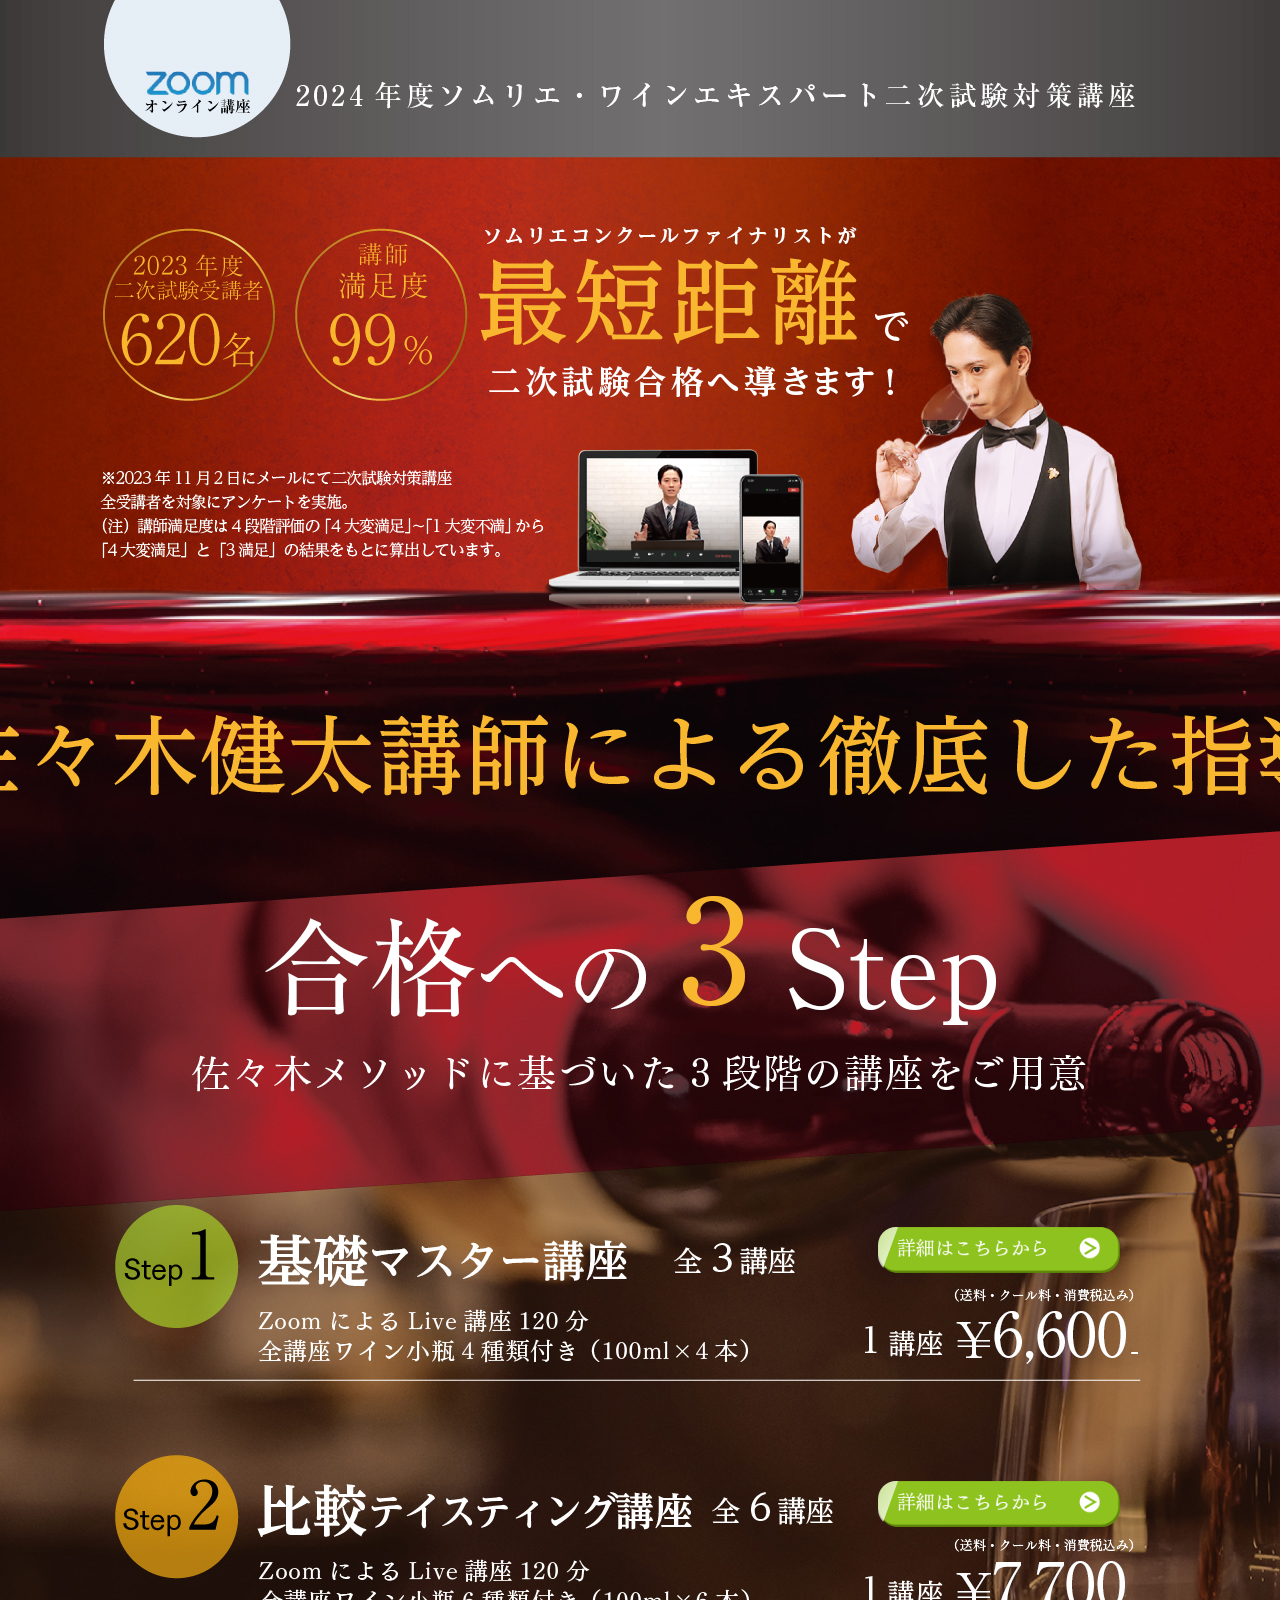
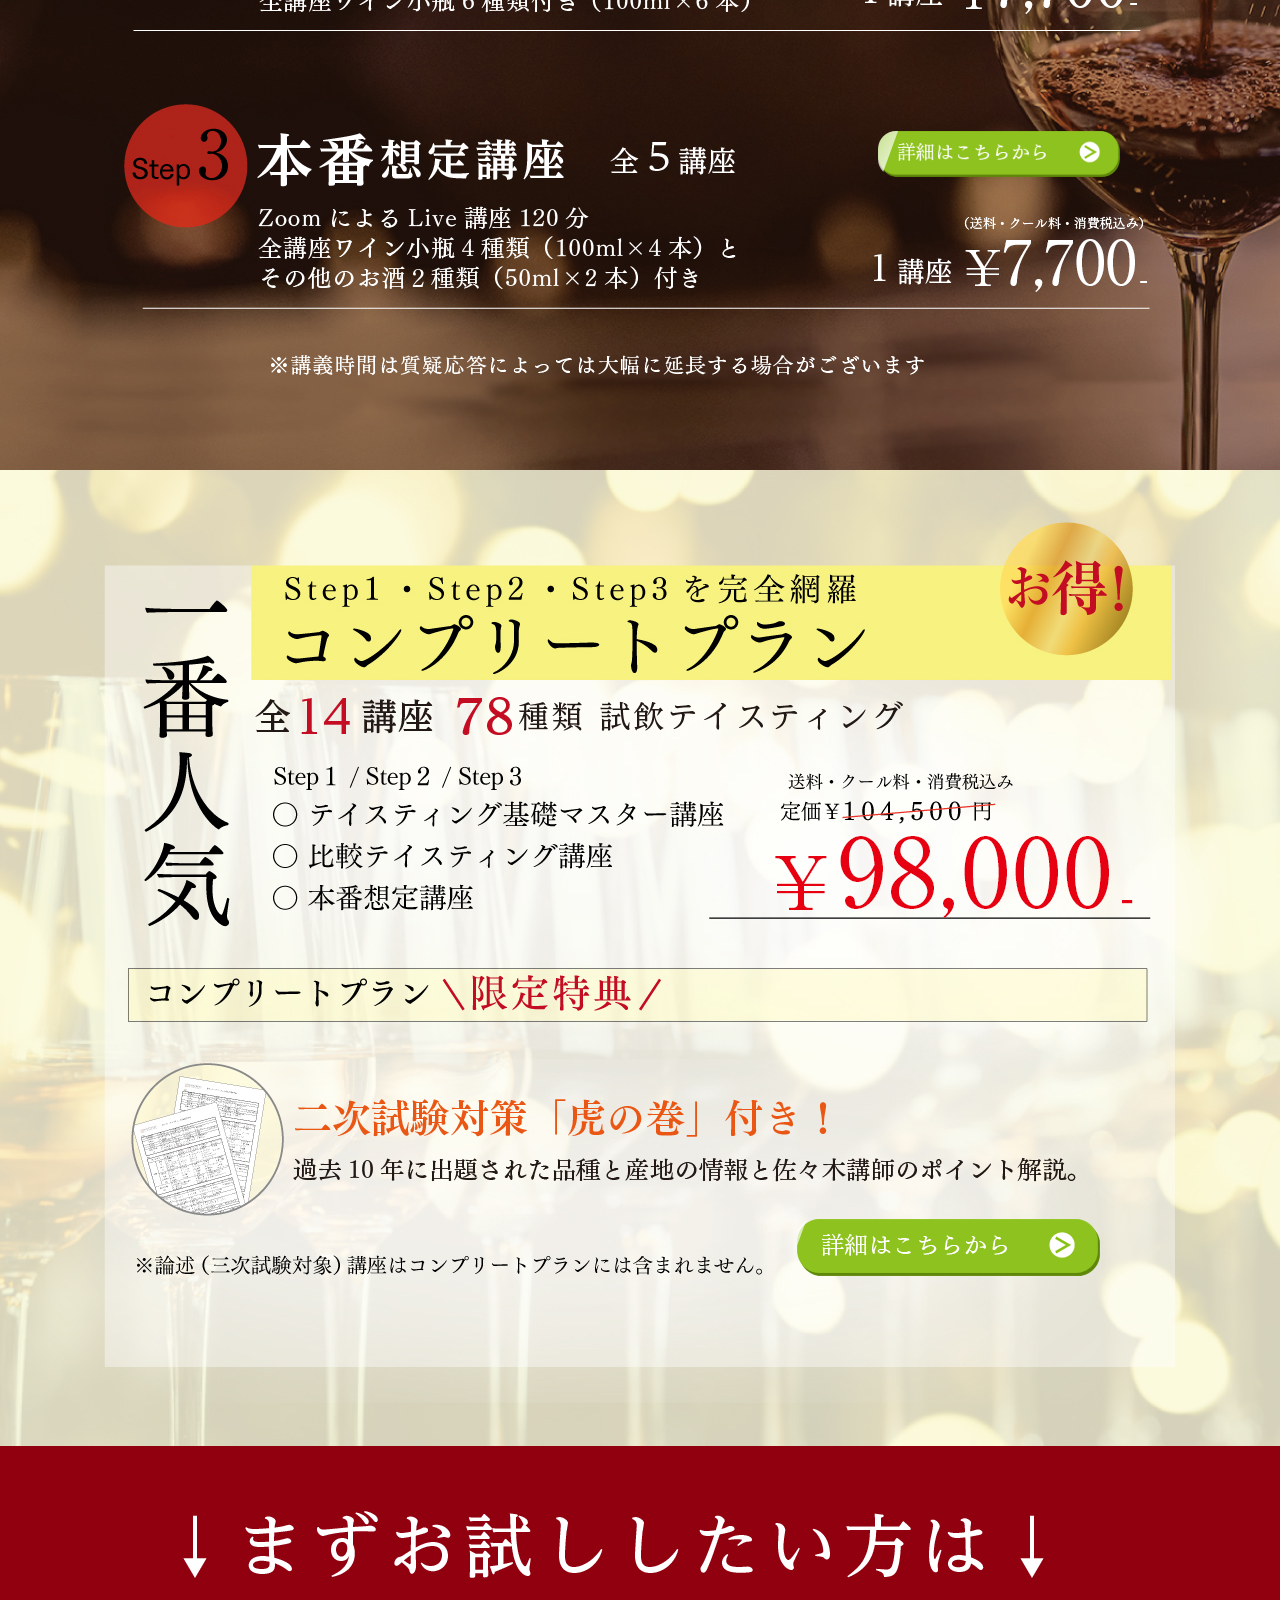
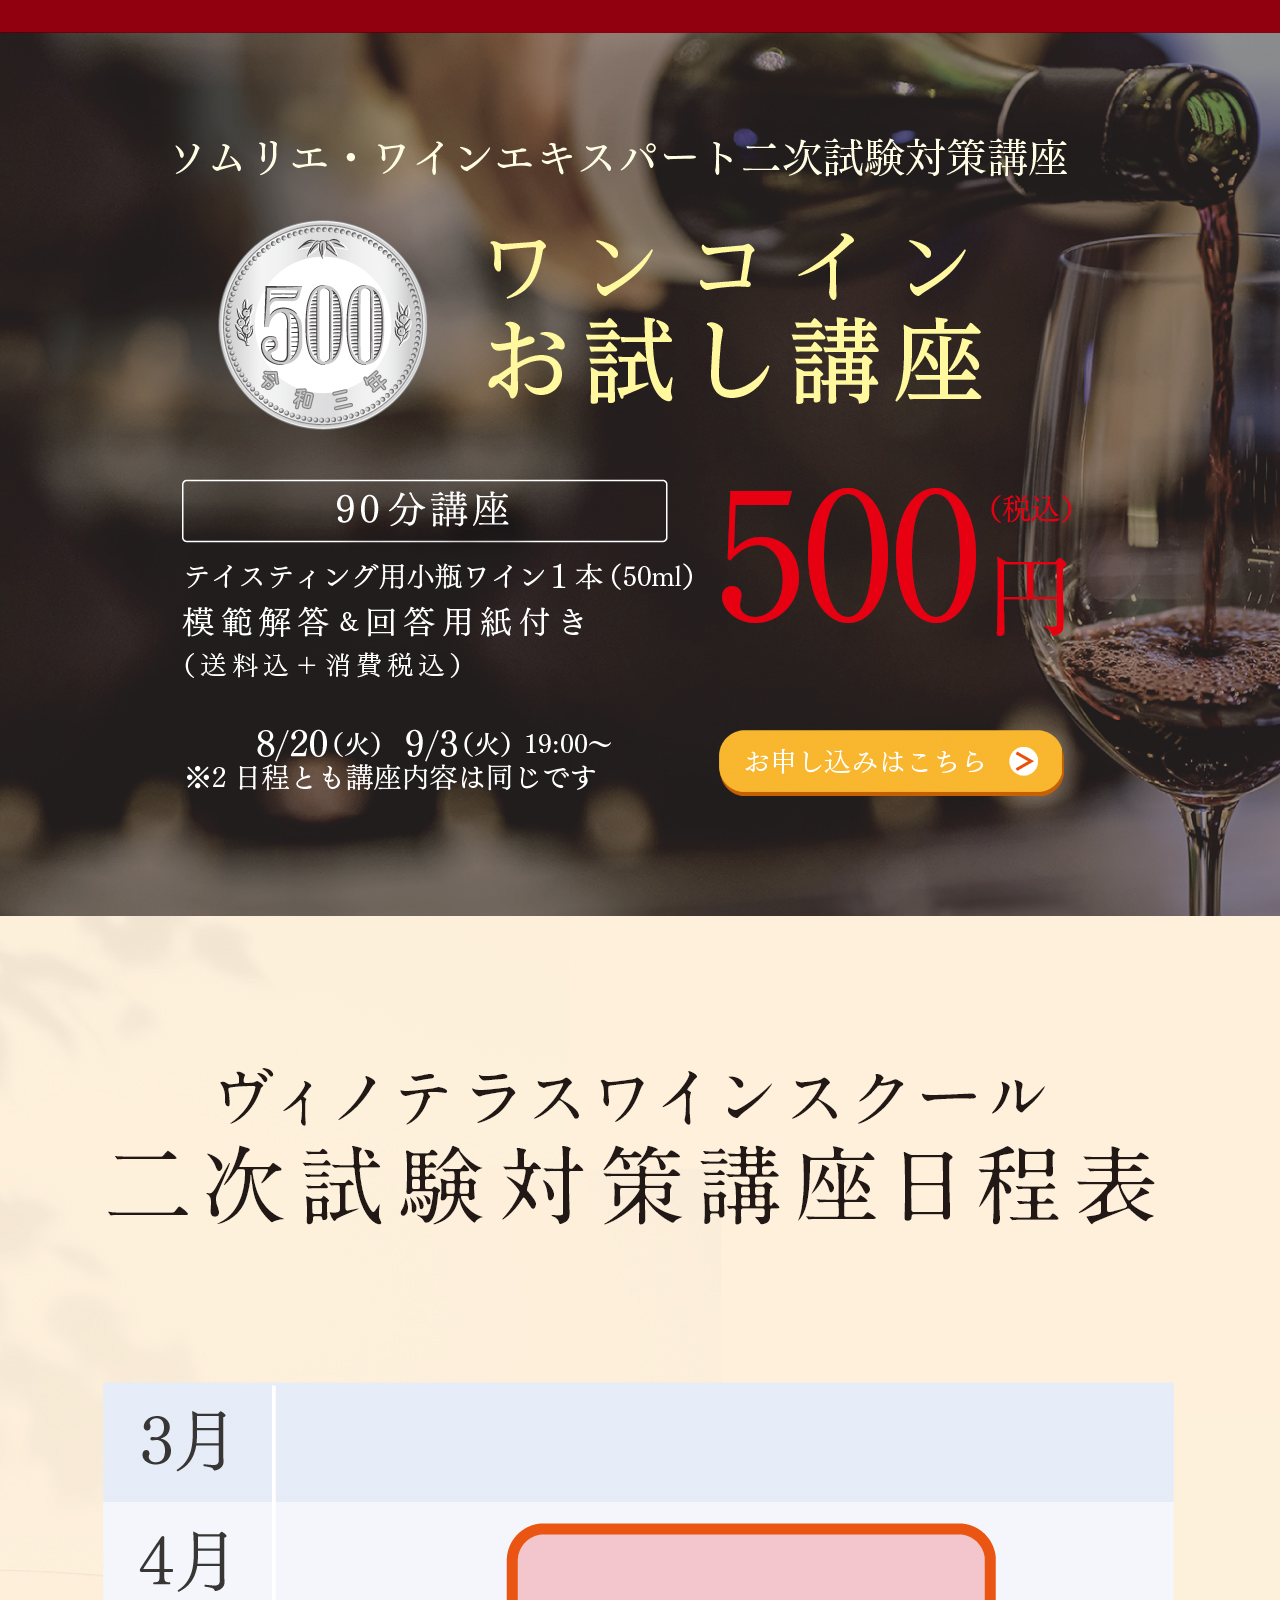
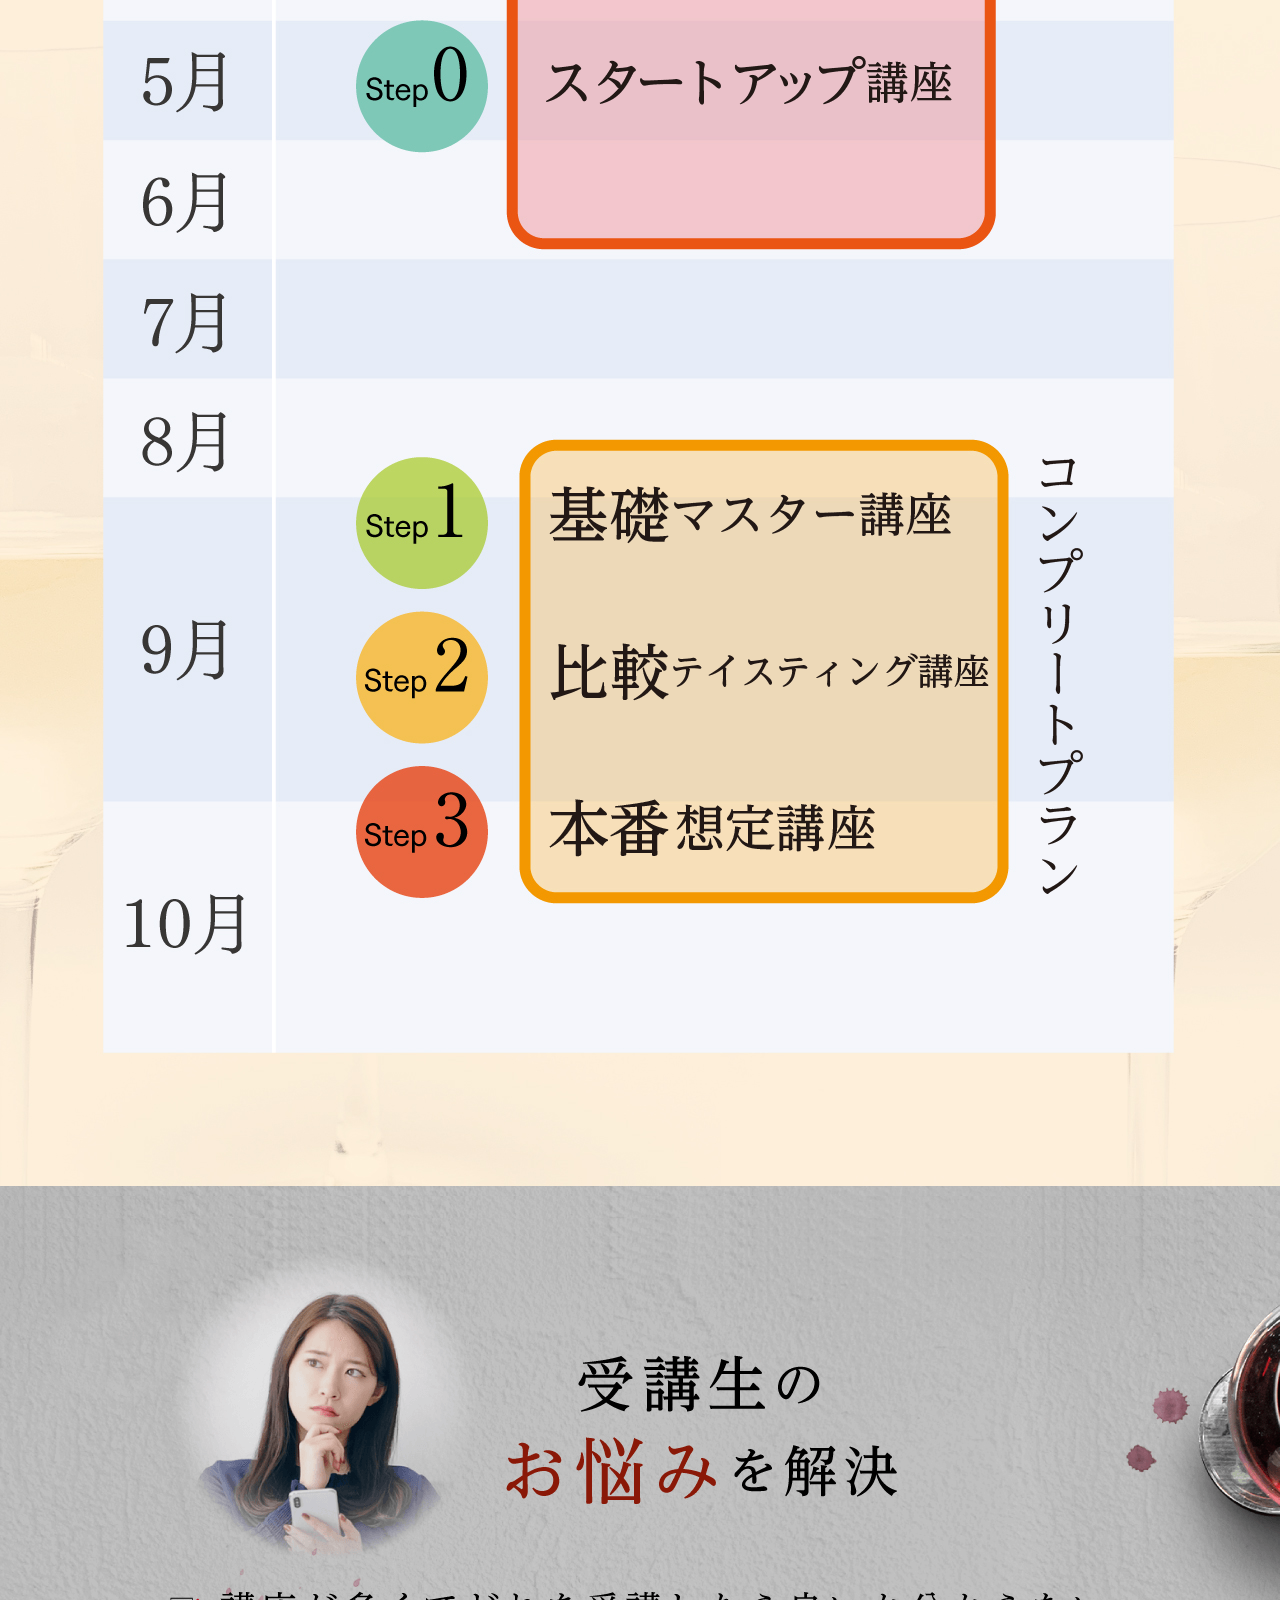
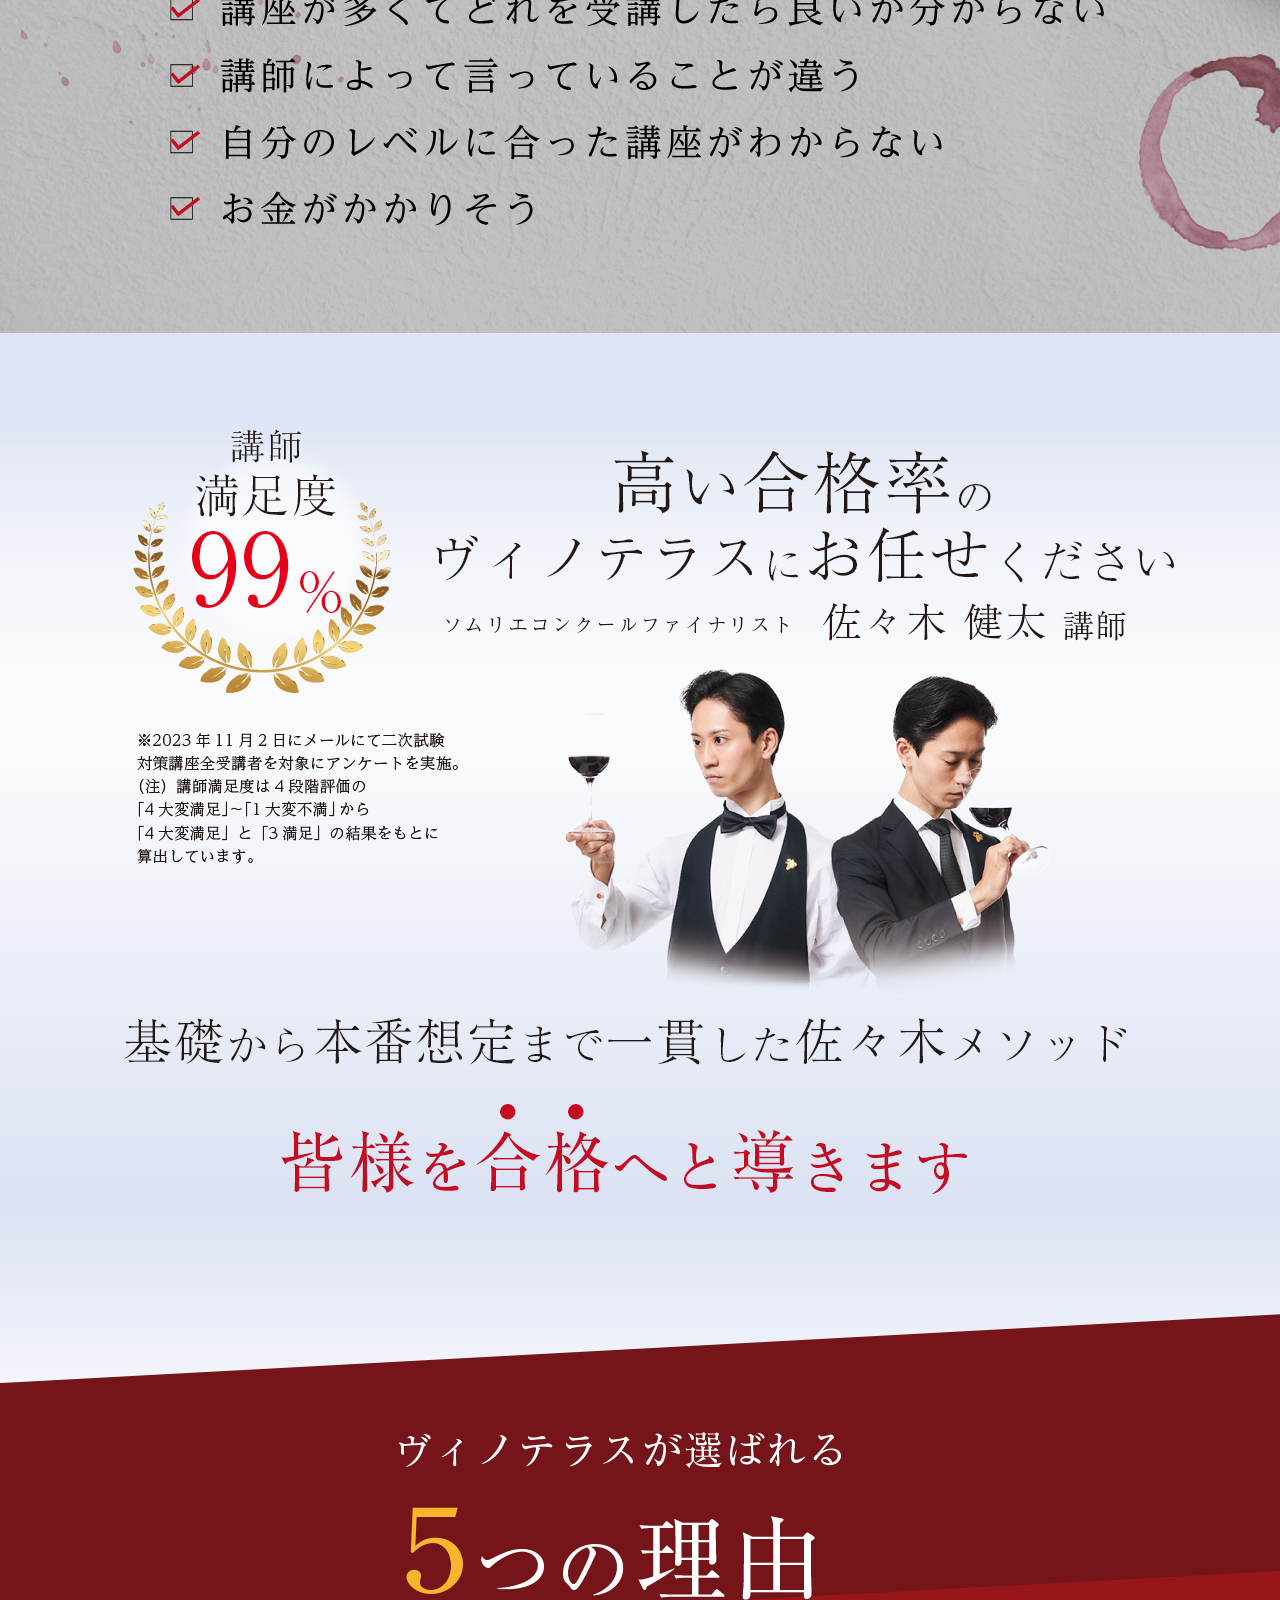
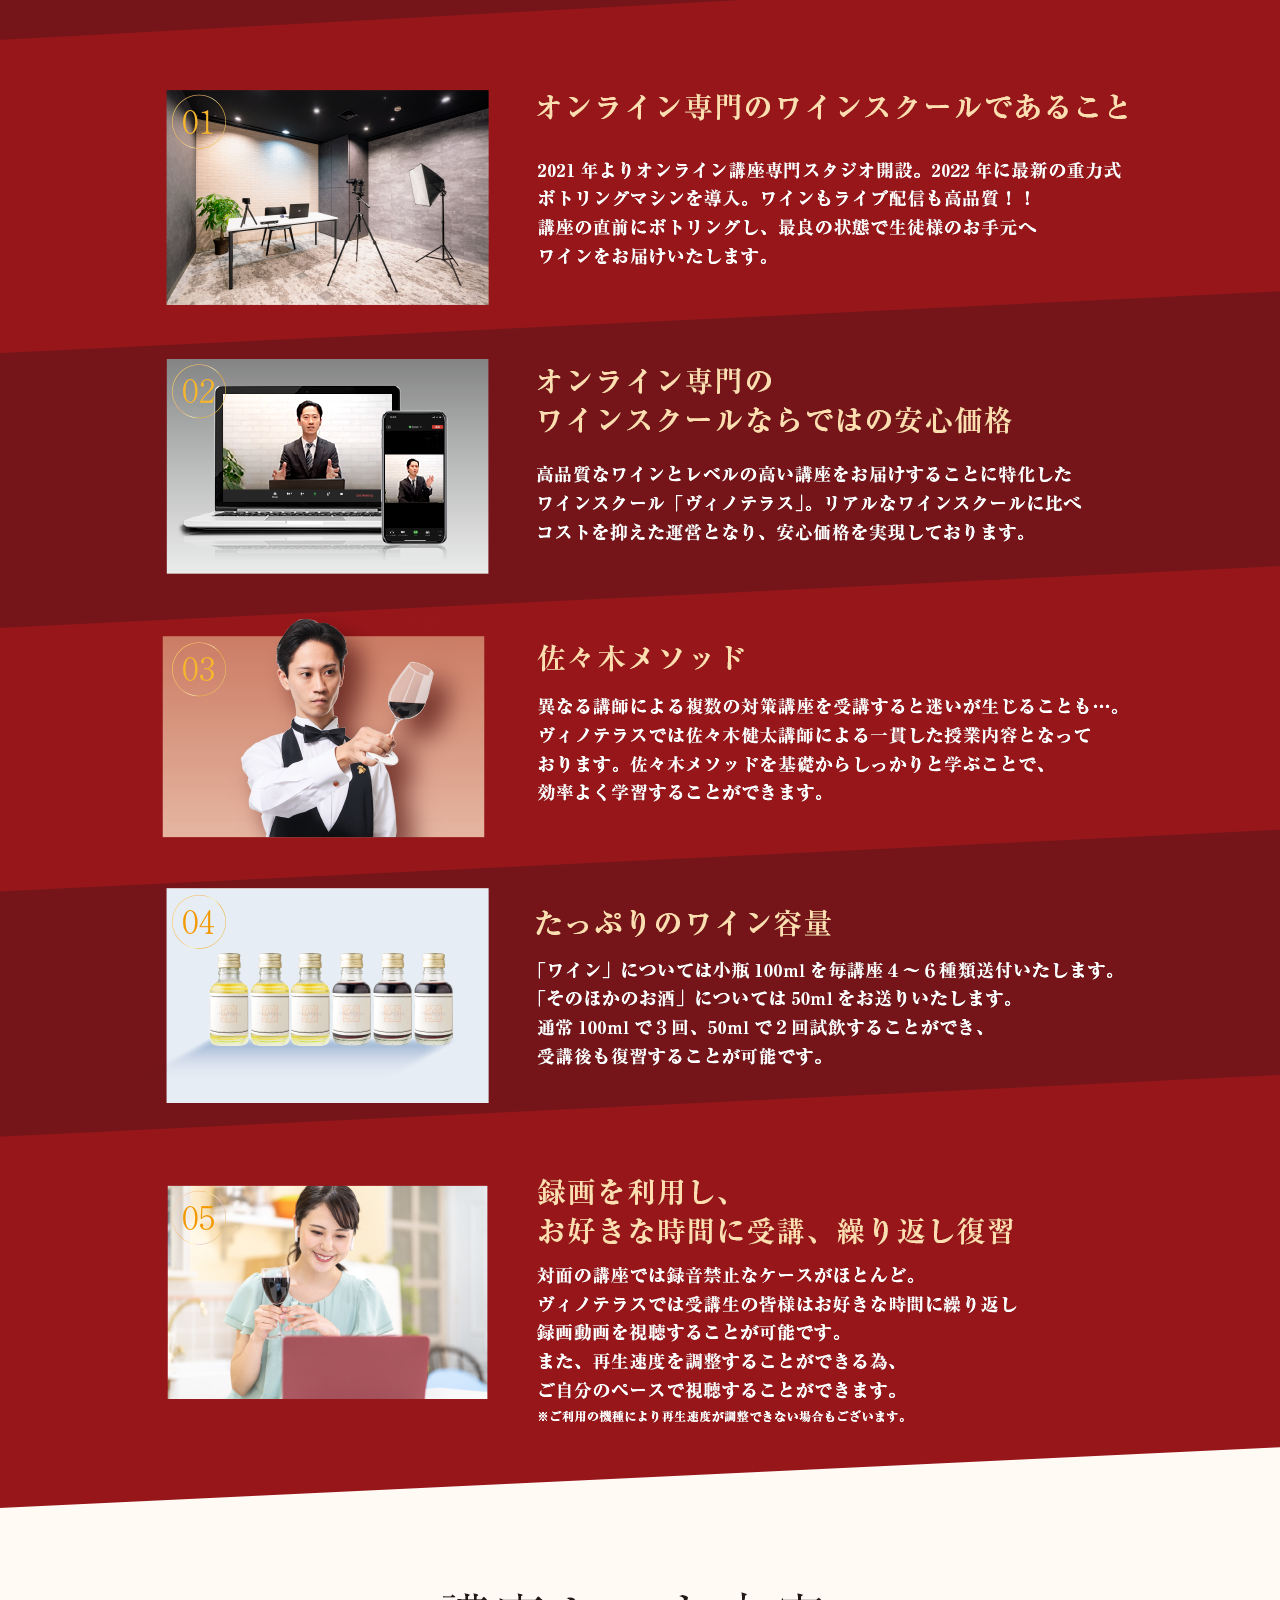
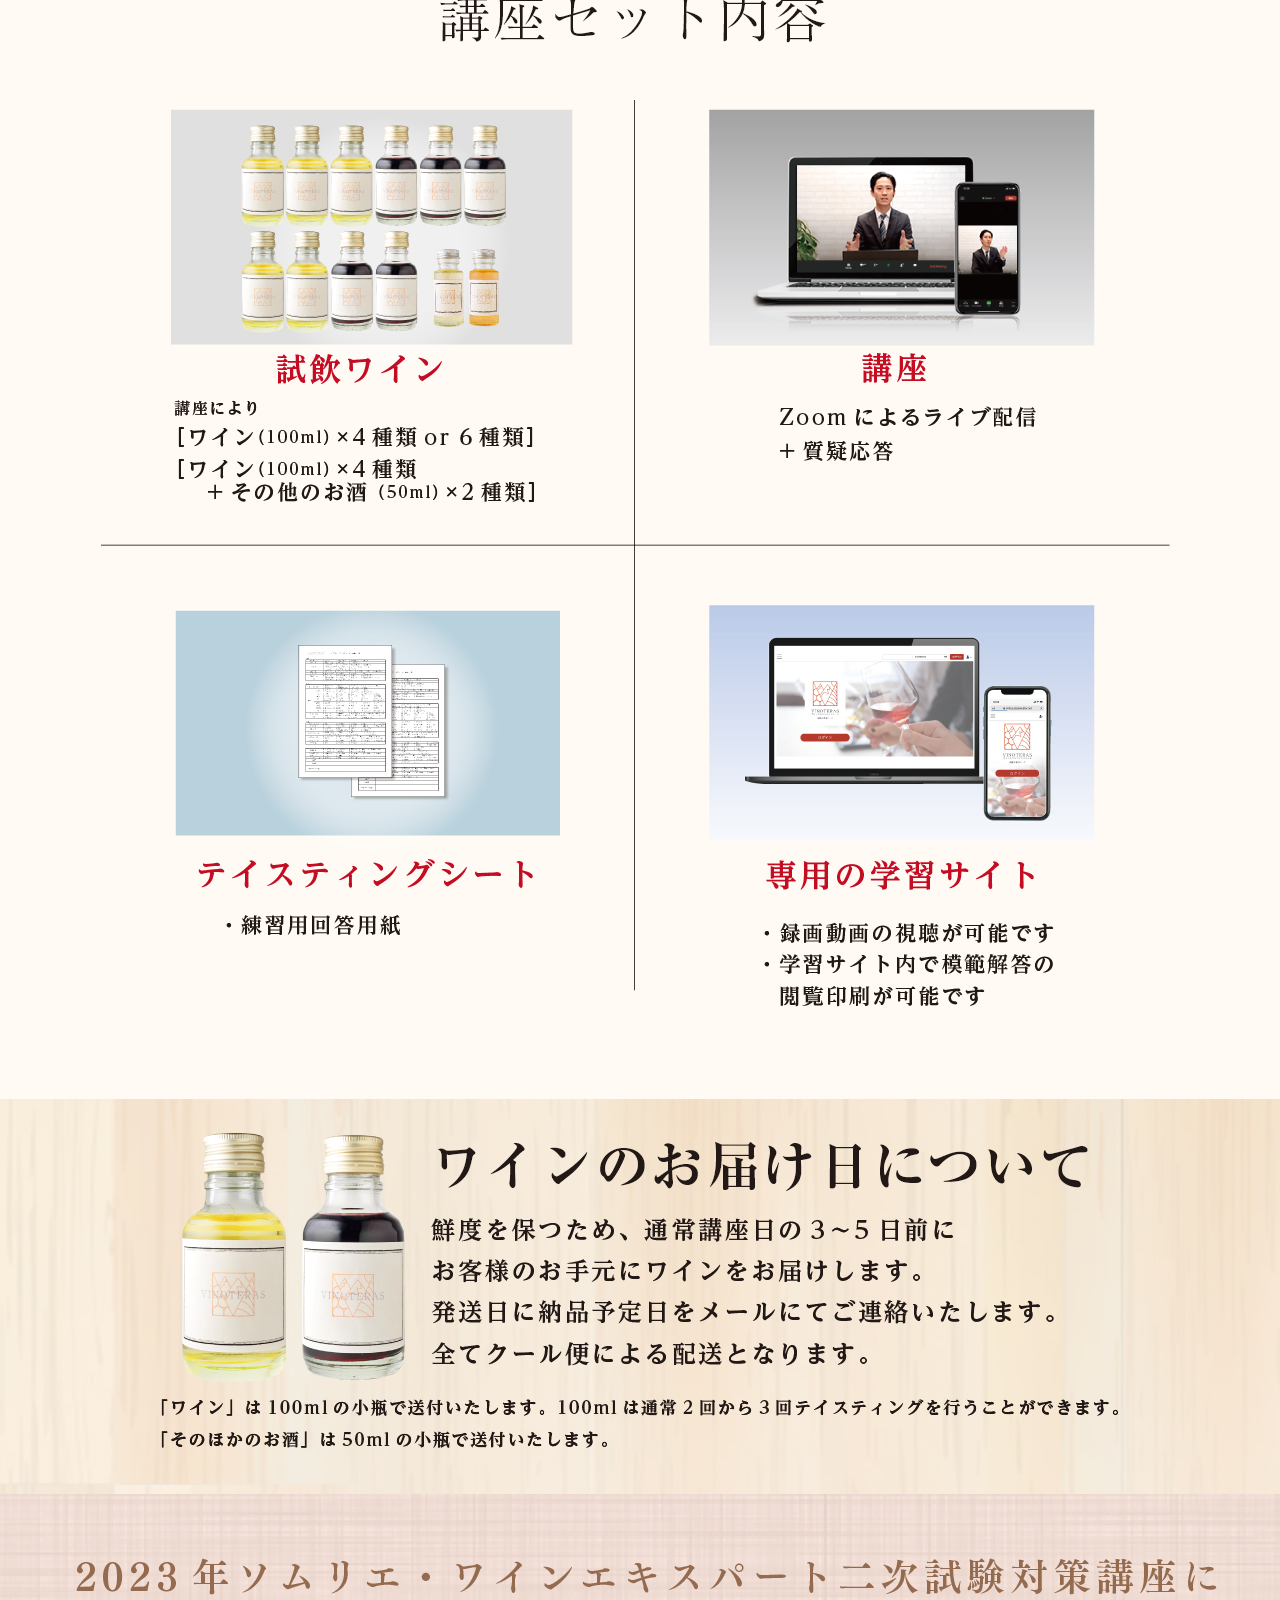
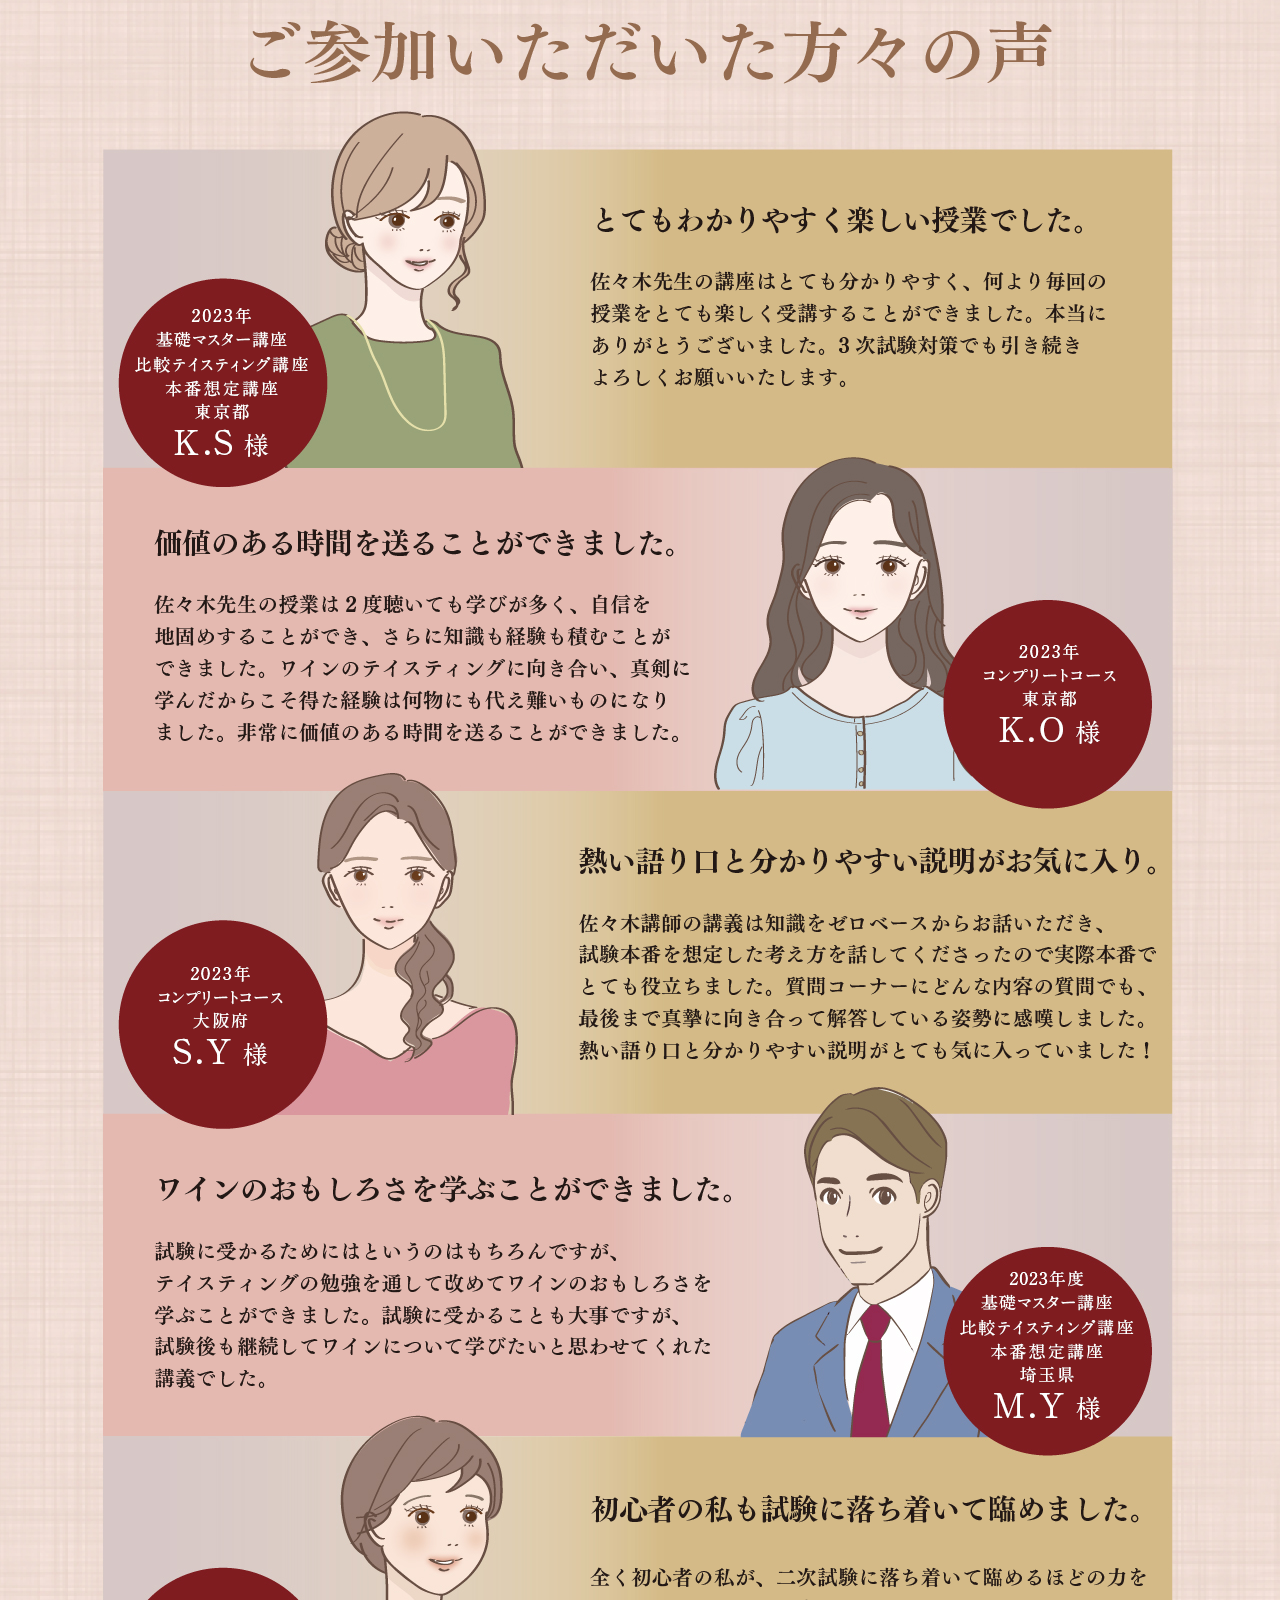
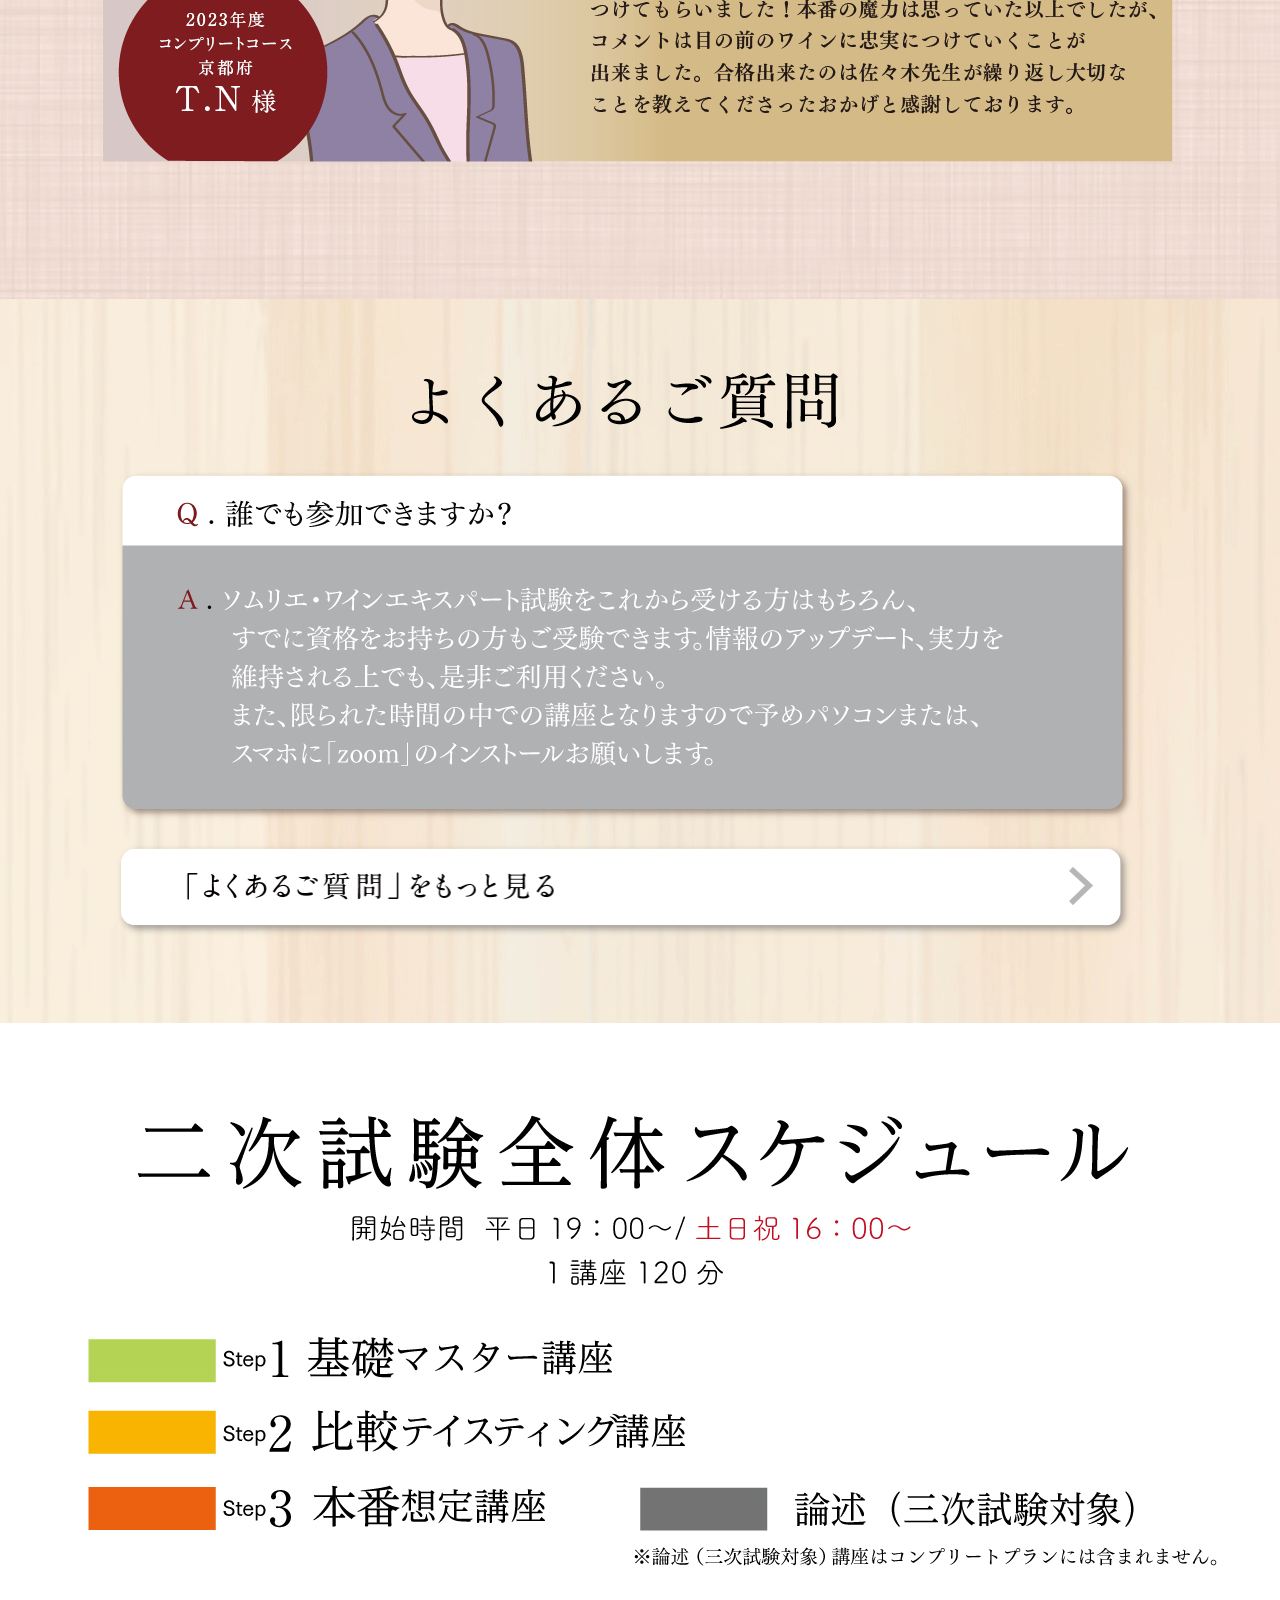
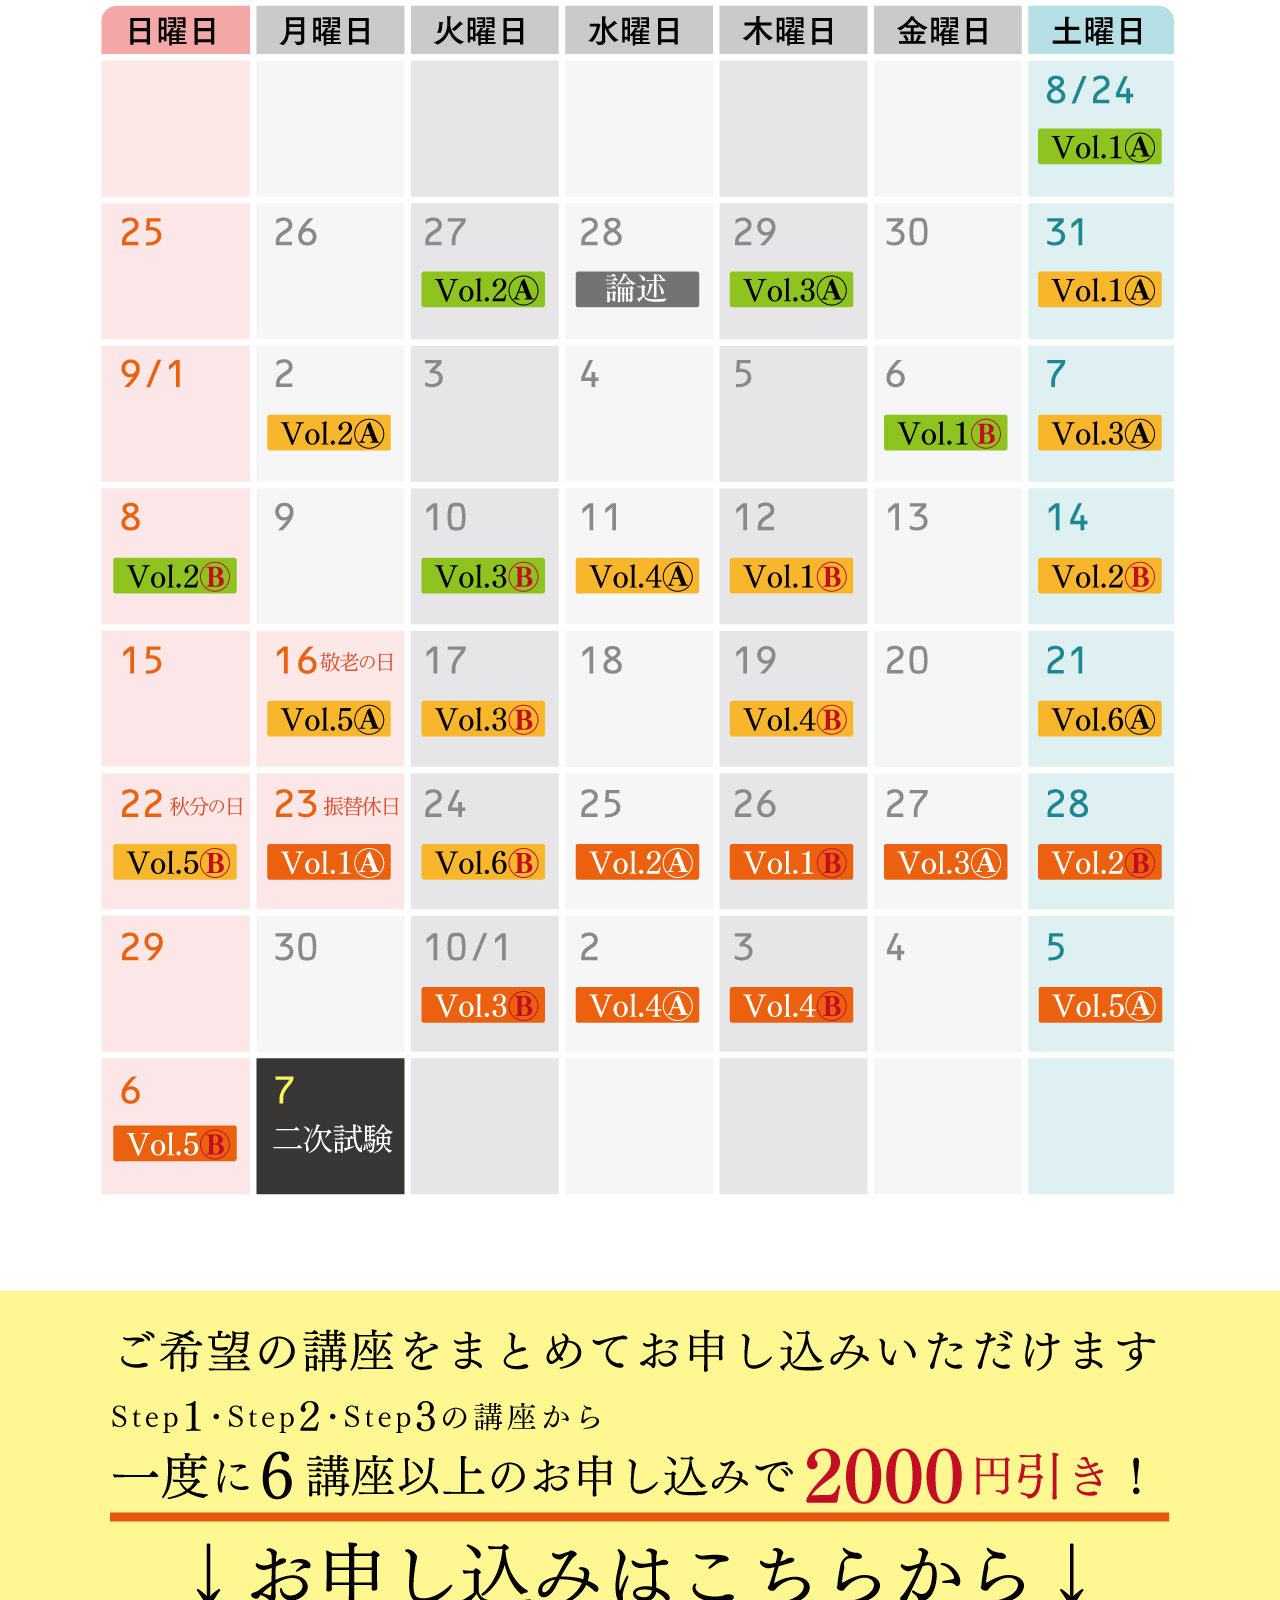
<file: 本番更新用/index.html>
<!DOCTYPE html>
<html lang="ja">
<head>

<!-- Google tag (gtag.js) -->
<script async src="https://www.googletagmanager.com/gtag/js?id=G-JZR8BD5XCT"></script>
<script>
  window.dataLayer = window.dataLayer || [];
  function gtag(){dataLayer.push(arguments);}
  gtag('js', new Date());

  gtag('config', 'G-JZR8BD5XCT');
</script>

<!-- Google Tag Manager --> 
<script>(function(w,d,s,l,i){w[l]=w[l]||[];w[l].push({'gtm.start':
new Date().getTime(),event:'gtm.js'});var f=d.getElementsByTagName(s)[0],
j=d.createElement(s),dl=l!='dataLayer'?'&l='+l:'';j.async=true;j.src=
'https://www.googletagmanager.com/gtm.js?id='+i+dl;f.parentNode.insertBefore(j,f);
})(window,document,'script','dataLayer','GTM-NQ3ZTRM');</script> 
<!-- End Google Tag Manager --> 

<!-- Google Tag Manager --> 
<script>(function (w, d, s, l, i) {
            w[l] = w[l] || []; w[l].push({
                'gtm.start':
                    new Date().getTime(), event: 'gtm.js'
            }); var f = d.getElementsByTagName(s)[0],
                j = d.createElement(s), dl = l != 'dataLayer' ? '&l=' + l : ''; j.async = true; j.src =
                    'https://www.googletagmanager.com/gtm.js?id=' + i + dl; f.parentNode.insertBefore(j, f);
        })(window, document, 'script', 'dataLayer', 'GTM-MN34FGH');</script> 
<!-- End Google Tag Manager -->

<!-- Google Tag Manager -->
<script>(function(w,d,s,l,i){w[l]=w[l]||[];w[l].push({'gtm.start':
new Date().getTime(),event:'gtm.js'});var f=d.getElementsByTagName(s)[0],
j=d.createElement(s),dl=l!='dataLayer'?'&l='+l:'';j.async=true;j.src=
'https://www.googletagmanager.com/gtm.js?id='+i+dl;f.parentNode.insertBefore(j,f);
})(window,document,'script','dataLayer','GTM-M5LB73R');</script>
<!-- End Google Tag Manager -->

<meta charset="UTF-8">
<meta http-equiv="X-UA-Compatible" content="IE=edge">
<meta name="viewport" content="width=device-width, initial-scale=1.0">
<meta name="description" content="ヴィノテラスワインスクールは、ソムリエコンクールファイナリスト佐々木健太氏による講座で最短距離で二次試験合格に導きます。">
<link rel="stylesheet" href="css/reset.css">
<link rel="stylesheet" href="css/style.css?ver=1.0.1">
<link rel="stylesheet" href="css/animation.css">
<link rel="icon" href="./images/ico.jpg">
<script src="https://ajax.googleapis.com/ajax/libs/jquery/3.4.1/jquery.min.js"></script> 
<script type="text/javascript" src="js/common.js"></script>
<link rel="stylesheet" href="https://stackpath.bootstrapcdn.com/font-awesome/4.7.0/css/font-awesome.min.css">
<title>ワインソムリエ二次試験対策講座 | ヴィノテラスワインスクール</title>
<!-- Begin Mieruca Embed Code --> 
<script type="text/javascript" id="mierucajs">
        window.__fid = window.__fid || [];
        __fid.push([362988724]);
        (function () {
            function mieruca() {
                if (typeof window.__fjsld != "undefined") return;
                window.__fjsld = 1;
                var fjs = document.createElement('script');
                fjs.type = 'text/javascript';
                fjs.async = true;
                fjs.id = "fjssync";
                var timestamp = new Date;
                fjs.src = ('https:' == document.location.protocol ? 'https' : 'http') + '://hm.mieru-ca.com/service/js/mieruca-hm.js?v=' + timestamp.getTime();
                var x = document.getElementsByTagName('script')[0];
                x.parentNode.insertBefore(fjs, x);
            };
            setTimeout(mieruca, 500);
            document.readyState != "complete" ? (window.attachEvent ? window.attachEvent("onload", mieruca) : window.addEventListener("load", mieruca, false)) : mieruca();
        })();
    </script> 
<!-- End Mieruca Embed Code -->
<!-- Google tag (gtag.js) -->
<script async src="https://www.googletagmanager.com/gtag/js?id=G-LBM5ED8PKM"></script>
<script>
window.dataLayer = window.dataLayer || [];
function gtag(){dataLayer.push(arguments);}
gtag('js', new Date());

gtag('config', 'G-LBM5ED8PKM');
</script>
</head>

<body>
<!-- Google Tag Manager (noscript) -->
<noscript><iframe src="https://www.googletagmanager.com/ns.html?id=GTM-NQ3ZTRM"
height="0" width="0" style="display:none;visibility:hidden"></iframe></noscript>
<!-- End Google Tag Manager (noscript) -->

<!-- Google Tag Manager (noscript) -->
<noscript>
<iframe src="https://www.googletagmanager.com/ns.html?id=GTM-MN34FGH" height="0" width="0"
            style="display:none;visibility:hidden"></iframe>
</noscript>
<!-- End Google Tag Manager (noscript) -->

<!-- Google Tag Manager (noscript) -->
<noscript><iframe src="https://www.googletagmanager.com/ns.html?id=GTM-M5LB73R"
height="0" width="0" style="display:none;visibility:hidden"></iframe></noscript>
<!-- End Google Tag Manager (noscript) -->

<div class="sec1 bg"> <img class="sp" src="./images/sp/sp_01.png" alt="最短距離で二次試験合格へ導きます！"> </div>
<div class="sec2 bg"> <img class="sp" src="./images/sp/sp_02.png" alt="合格への３Step">
	<div class="inr">
		<ul>
			<!-- <li class="cv_area"> <a class="shiny-btn" href="#start"> <img class="pc" src="./images/pc/pc_more_btn_orange.png" alt="詳細はこちらから"> <img class="sp" src="./images/sp/sp_more_btn_orange.png" alt="詳細はこちらから"> </a> </li> -->
			<li class="cv_area"> <a class="shiny-btn" href="#basic"> <img class="pc" src="./images/pc/pc_more_btn.png" alt="詳細はこちらから"> <img class="sp" src="./images/sp/sp_more_btn.png" alt="詳細はこちらから"> </a> </li>
			<li class="cv_area"> <a class="shiny-btn" href="#compare"> <img class="pc" src="./images/pc/pc_more_btn.png" alt="詳細はこちらから"> <img class="sp" src="./images/sp/sp_more_btn.png" alt="詳細はこちらから"> </a> </li>
			<li class="cv_area"> <a class="shiny-btn" href="#production"> <img class="pc" src="./images/pc/pc_more_btn.png" alt="詳細はこちらから"> <img class="sp" src="./images/sp/sp_more_btn.png" alt="詳細はこちらから"> </a> </li>
		</ul>
	</div>
</div>
<div class="sec3 bg"> <img class="sp" src="./images/sp/sp_03.png" alt="コンプリートプラン">
	<div class="inr">
		<ul>
			<li class="cv_area"> <a class="shiny-btn" href="#complete"> <img class="pc" src="./images/pc/pc_more_btn.png" alt="詳細はこちらから"> <img class="sp" src="./images/sp/sp_more_btn.png" alt="詳細はこちらから"> </a> </li>
		</ul>
	</div>
</div>
<div class="sec4 bg"><img class="sp" src="./images/sp/sp_04.png" alt="ワンコインお試し講座">
	<div class="inr">
		<ul>
			<li class="cv_area"> <a class="shiny-btn" href="https://vnts.shop/lpc/live-s-onecoin" target="_blank"> <img class="pc" src="./images/pc/pc_order_btn.png" alt="詳細はこちらから"> <img class="sp" src="./images/sp/sp_order_btn.png" alt="詳細はこちらから"> </a> </li>
		</ul>
	</div>
</div>
<div class="sec2_2 bg"> <img class="sp" src="./images/sp/sp_02_02.png" alt="日程表"></div>
<div class="sec5 bg"> <img class="sp" src="./images/sp/sp_05.png" alt="受講生のお悩みを解決"> </div>
<div class="sec6 bg"> <img class="sp" src="./images/sp/sp_06.png" alt="高い合格率のヴィのテラスにお任せください"> </div>
<div class="sec7 bg"> <img class="sp" src="./images/sp/sp_07.png" alt="選ばれる5つの理由"> </div>
<div class="sec8 bg"> <img class="sp" src="./images/sp/sp_08.png" alt="選ばれる5つの理由"> </div>
<div class="sec9 bg"> <img class="sp" src="./images/sp/sp_09.png" alt="講座セット内容"> </div>
<div class="sec10 bg"> <img class="sp" src="./images/sp/sp_10.png" alt="ワインのお届け日について"> </div>
<div class="sec34 bg"> <img class="sp" src="./images/sp/sp_34.png" alt="2時試験全体スケジュール"> </div>
<div class="sec35 bg"> <img class="sp" src="./images/sp/sp_35.png" alt="よくある質問">
	<div class="qa_inr">
		<div class="cv_area"> <a class="" href="https://school.vnts.jp/wine-qa202207" target="_blank"> <img class="pc" src="./images/pc/pc_qa_btn.png" alt="よくあるご質問をもっと見る"> <img class="sp" src="./images/sp/sp_qa_btn.png" alt="よくあるご質問をもっと見る"> </a> </div>
	</div>
</div>
<div class="sec36 bg"><img class="sp" src="./images/sp/sp_36.png" alt="2時試験全体スケジュール"> </div>


<div class="sec2000off bg"> <img class="sp" src="./images/sp/sp_2000off.png" alt="6講座で2000円オフ"> </div>

<!--▼ テーブル本体 ▼-->
<form method="post" action="https://vnts.shop/CART/cart.php?" target="_blank">

  <div id="basic" class="tb-sec1 bg"><img class="sp" src="./images/sp/sp-tb-sec_01.png" alt="基礎マスター講座"></div>
  <!-- STEP1 PC -->
<table class="vnts-cal pc">
  <tr>
    <td class="okonomi-1 okonomi-tit cal-1 cal-sec1" style="vertical-align: middle;"><img src="images/pc/pc_step1_vol1.png"></td>
    <td class="okonomi-1 cal-2"><p class="tb-tit"><span class="tb-tit-shiro">白ワイン4種類</span></p>
      <ul class="flag-list">
        <li class="flag-tit flag-newzealand">ニュージーランド/ソーヴィニヨン・ブラン</li>
        <li class="flag-tit flag-japan">日本/甲州</li>
        <li class="flag-tit flag-france">フランス/シャルドネ</li>
        <li class="flag-tit flag-america">アメリカ/シャルドネ</li>
      </ul></td>
    <td class="okonomi-1 cal-3" style="vertical-align: middle;"><div class="ipn-con">
        <input class="ipt-type" type="checkbox" name="ITM-A" value="live-s20240824_a">
        <input type="hidden" name="CNT-A" value="1">
        8月24日（<span class="holiday">土</span>）16:00〜</div>
      <div class="ipn-con">
        <input class="ipt-type" type="checkbox" name="ITM-B" value="live-s20240906_b">
        <input type="hidden" name="CNT-B" value="1">
        9月6日（金）19:00〜</div>
      <div>
        <p>※両日とも講座内容は同じです。</p>
      </div></td>
  </tr>
  <tr>
    <td class="okonomi-1 okonomi-tit cal-sec1" style="vertical-align: middle;"><img src="images/pc/pc_step1_vol2.png"></td>
    <td class="okonomi-1"><p class="tb-tit"><span class="tb-tit-aka">赤ワイン4種類</span></p>
      <ul class="flag-list">
        <li class="flag-tit flag-japan">日本/マスカット・ベーリーA</li>
        <li class="flag-tit flag-france">フランス/ピノ・ノワール</li>
        <li class="flag-tit flag-france">フランス/ガメイ</li>
        <li class="flag-tit flag-australia">オーストラリア/カベルネ・ソーヴィニヨン</li>
      </ul></td>
    <td class="okonomi-1" style="vertical-align: middle;"><div class="ipn-con">
        <input class="ipt-type" type="checkbox" name="ITM-C" value="live-s20240827_a">
        <input type="hidden" name="CNT-C" value="1">
        8月27日（火）19:00〜</div>
      <div class="ipn-con">
        <input class="ipt-type" type="checkbox" name="ITM-D" value="live-s20240908_b">
        <input type="hidden" name="CNT-D" value="1">
        9月8日（<span class="holiday">日</span>）16:00〜</div>
      <div>
        <p>※両日とも講座内容は同じです。</p>
      </div></td>
  </tr>
  <tr>
    <td class="okonomi-1 okonomi-tit cal-sec1" style="vertical-align: middle;"><img src="images/pc/pc_step1_vol3.png"></td>
    <td class="okonomi-1"><p class="tb-tit"><span class="tb-tit-shiro">白2種</span>・<span class="tb-tit-aka">赤2種</span></p>
      <p class="tb-tit">ブラインド</p></td>
    <td class="okonomi-1" style="vertical-align: middle;"><div class="ipn-con">
        <input class="ipt-type" type="checkbox" name="ITM-E" value="live-s20240829_a">
        <input type="hidden" name="CNT-E" value="1">
        8月29日（木）19:00〜</div>
      <div class="ipn-con">
        <input class="ipt-type" type="checkbox" name="ITM-F" value="live-s20240910_b">
        <input type="hidden" name="CNT-F" value="1">
        9月10日（火）19:00〜</div>
      <div>
        <p>※両日とも講座内容は同じです。</p>
      </div></td>
  </tr>
</table>
  <!-- STEP1 SP -->
<div class="sp">
  <table class="vnts-cal">
    <tr>
      <td class="okonomi-1"><p class="sp-vol-tit"><img src="images/sp/sp_step1_vol1.png"></p>
        <p class="tb-tit"><span class="tb-tit-shiro">白ワイン4種類</span></p>
        <ul class="flag-list">
          <li class="flag-tit flag-newzealand">ニュージーランド/ソーヴィニヨン・ブラン</li>
          <li class="flag-tit flag-japan">日本/甲州</li>
          <li class="flag-tit flag-france">フランス/シャルドネ</li>
          <li class="flag-tit flag-america">アメリカ/シャルドネ</li>
        </ul>
        <div class="ipn-con">
          <input class="ipt-type" type="checkbox" name="ITM-A" value="live-s20240824_a">
          <input type="hidden" name="CNT-A" value="1">
          8月24日（土）16:00〜</div>
        <div class="ipn-con">
          <input class="ipt-type" type="checkbox" name="ITM-B" value="live-s20240906_b">
          <input type="hidden" name="CNT-B" value="1">
          9月6日（金）19:00〜</div>
        <div>
          <p>※両日とも講座内容は同じです。</p>
        </div></td>
    </tr>
    <tr>
      <td class="okonomi-1"><p class="sp-vol-tit"><img src="images/sp/sp_step1_vol2.png"></p>
        <p class="tb-tit"><span class="tb-tit-aka">赤ワイン4種類</span></p>
        <ul class="flag-list">
          <li class="flag-tit flag-japan">日本/マスカット・ベーリーA</li>
          <li class="flag-tit flag-france">フランス/ピノ・ノワール</li>
          <li class="flag-tit flag-france">フランス/ガメイ</li>
          <li class="flag-tit flag-australia">オーストラリア/カベルネ・ソーヴィニヨン</li>
        </ul>
        <div class="ipn-con">
          <input class="ipt-type" type="checkbox" name="ITM-C" value="live-s20240827_a">
          <input type="hidden" name="CNT-C" value="1">
          8月27日（火）19:00〜</div>
        <div class="ipn-con">
          <input class="ipt-type" type="checkbox" name="ITM-D" value="live-s20240908_b">
          <input type="hidden" name="CNT-D" value="1">
        9月8日（<span class="holiday">日</span>）16:00〜</div>
        <div>
          <p>※両日とも講座内容は同じです。</p>
        </div></td>
    </tr>
    <tr>
      <td class="okonomi-1"><p class="sp-vol-tit"><img src="images/sp/sp_step1_vol3.png"></p>
        <p class="tb-tit"><span class="tb-tit-shiro">白2種</span>・<span class="tb-tit-aka">赤2種</span></p>
        <p class="tb-tit">ブラインド</p>
        <div class="ipn-con">
          <input class="ipt-type" type="checkbox" name="ITM-E" value="live-s20240829_a">
          <input type="hidden" name="CNT-E" value="1">
          8月29日（木）19:00〜</div>
        <div class="ipn-con">
          <input class="ipt-type" type="checkbox" name="ITM-F" value="live-s20240910_b">
          <input type="hidden" name="CNT-F" value="1">
          9月10日（火）19:00〜</div>
        <div>
          <p>※両日とも講座内容は同じです。</p>
        </div></td>
    </tr>
  </table>
</div>

  <div id="compare" class="tb-sec2 bg"><img class="sp" src="./images/sp/sp-tb-sec_02.png" alt="比較テイスティング講座"></div>
  <!-- STEP2 PC -->
<table class="vnts-cal pc">
  <tr>
    <td class="okonomi-1 okonomi-tit cal-1 cal-sec2" style="vertical-align: middle;"><img src="images/pc/pc_step2_vol1.png"></td>
    <td class="okonomi-1 cal-2"><p>Vol.1</p>
      <p class="tb-tit"><span class="tb-tit-shiro">白ワイン6種類（リースリング、SB)</span></p>
      <ul class="flag-list">
        <li class="flag-tit flag-australia">オーストラリア/リースリング</li>
        <li class="flag-tit flag-france">フランス/リースリング</li>
        <li class="flag-tit flag-germany">ドイツ/リースリング</li>
        <li class="flag-tit flag-newzealand">ニュージーランド/ソーヴィニヨン・ブラン</li>
        <li class="flag-tit flag-france">フランス/ソーヴィニヨン・ブラン</li>
        <li class="flag-tit flag-chile">チリ/ソーヴィニヨン・ブラン</li>
      </ul></td>
    <td class="okonomi-1 cal-3" style="vertical-align: middle;"><div class="ipn-con">
        <input class="ipt-type" type="checkbox" name="ITM-G" value="live-s20240831_a">
        <input type="hidden" name="CNT-G" value="1">
        8月31日（土）16:00〜</div>
      <div class="ipn-con">
        <input class="ipt-type" type="checkbox" name="ITM-H" value="live-s20240912_b">
        <input type="hidden" name="CNT-H" value="1">
        9月12日（木）19:00〜</div>
      <div>
        <p>※両日とも講座内容は同じです。</p>
      </div></td>
  </tr>
  <tr>
    <td class="okonomi-1 okonomi-tit cal-sec2" style="vertical-align: middle;"><img src="images/pc/pc_step2_vol2.png"></td>
    <td class="okonomi-1"><p class="tb-tit"><span class="tb-tit-shiro">白ワイン6種類（シャルドネ、アリゴテ）</span></p>
      <ul class="flag-list">
        <li class="flag-tit flag-france">フランス/シャルドネ</li>
        <li class="flag-tit flag-australia">オーストラリア/シャルドネ</li>
        <li class="flag-tit flag-america">アメリカ/シャルドネ</li>
        <li class="flag-tit flag-japan">日本/シャルドネ（樽有）</li>
        <li class="flag-tit flag-japan">日本/シャルドネ（樽なし）</li>
        <li class="flag-tit flag-france">フランス/アリゴテ</li>
      </ul></td>
    <td class="okonomi-1" style="vertical-align: middle;"><div class="ipn-con">
        <input class="ipt-type" type="checkbox" name="ITM-I" value="live-s20240902_a">
        <input type="hidden" name="CNT-I" value="1">
        9月2日（月）19:00〜</div>
      <div class="ipn-con">
        <input class="ipt-type" type="checkbox" name="ITM-J" value="live-s20240914_b">
        <input type="hidden" name="CNT-J" value="1">
        9月14日（<span class="holiday">土</span>）16:00〜</div>
      <div>
        <p>※両日とも講座内容は同じです。</p>
      </div></td>
  </tr>
  <tr>
    <td class="okonomi-1 okonomi-tit cal-sec2" style="vertical-align: middle;"><img src="images/pc/pc_step2_vol3.png"></td>
    <td class="okonomi-1"><p class="tb-tit"><span class="tb-tit-shiro">白ワイン6種類（アロマティック系品種）</span></p>
      <ul class="flag-list">
        <li class="flag-tit flag-france">フランス/ゲヴュルツトラミネール</li>
        <li class="flag-tit flag-france">フランス/ヴィオニエ</li>
        <li class="flag-tit flag-argentina">アルゼンチン/ロンテス</li>
        <li class="flag-tit flag-austria">オーストリア/グリューナー・ヴェルト・リーナー</li>
        <li class="flag-tit flag-southafrica">南アフリカ/シュナン・ブラン</li>
        <li class="flag-tit flag-australia">オーストラリア/セミヨン</li>
      </ul></td>
    <td class="okonomi-1" style="vertical-align: middle;"><div class="ipn-con">
        <input class="ipt-type" type="checkbox" name="ITM-K" value="live-s20240907_a">
        <input type="hidden" name="CNT-K" value="1">
        9月7日（<span class="holiday">土</span>）16:00〜</div>
      <div class="ipn-con">
        <input class="ipt-type" type="checkbox" name="ITM-L" value="live-s20240917_b">
        <input type="hidden" name="CNT-L" value="1">
        9月17日（火）19:00〜</div>
      <div>
        <p>※両日とも講座内容は同じです。</p>
      </div></td>
  </tr>
  <tr>
    <td class="okonomi-1 okonomi-tit cal-sec2" style="vertical-align: middle;"><img src="images/pc/pc_step2_vol4.png"></td>
    <td class="okonomi-1"><p class="tb-tit"><span class="tb-tit-aka">赤ワイン6種類（淡い系）</span></p>
      <ul class="flag-list">
        <li class="flag-tit flag-japan">日本/マスカット・ベーリーA</li>
        <li class="flag-tit flag-france">フランス/ガメイ</li>
        <li class="flag-tit flag-america">アメリカ/ピノ・ノワール</li>
        <li class="flag-tit flag-france">フランス/ピノ・ノワール</li>
        <li class="flag-tit flag-newzealand">ニュージーランド/ピノ・ノワール</li>
        <li class="flag-tit flag-america">アメリカ/ジンファンデル</li>
      </ul></td>
    <td class="okonomi-1" style="vertical-align: middle;"><div class="ipn-con">
        <input class="ipt-type" type="checkbox" name="ITM-M" value="live-s20240911_a">
        <input type="hidden" name="CNT-M" value="1">
        9月11日（水）19:00〜</div>
      <div class="ipn-con">
        <input class="ipt-type" type="checkbox" name="ITM-N" value="live-s20240919_b">
        <input type="hidden" name="CNT-N" value="1">
        9月19日（木）19:00〜</div>
      <div>
        <p>※両日とも講座内容は同じです。</p>
      </div></td>
  </tr>
  <tr>
    <td class="okonomi-1 okonomi-tit cal-sec2" style="vertical-align: middle;"><img src="images/pc/pc_step2_vol5.png"></td>
    <td class="okonomi-1"><p class="tb-tit"><span class="tb-tit-aka">赤ワイン6種類（濃い系）</span></p>
      <ul class="flag-list">
        <li class="flag-tit flag-argentina">アルゼンチン/マルベック</li>
        <li class="flag-tit flag-france">フランス/シラー</li>
        <li class="flag-tit flag-australia">オーストラリア/シラーズ</li>
        <li class="flag-tit flag-chile">チリ/カベルネ・ソーヴィニヨン</li>
        <li class="flag-tit flag-australia">オーストラリア/カベルネ・ソーヴィニヨン</li>
        <li class="flag-tit flag-america">アメリカ/カベルネ・ソーヴィニヨン</li>
      </ul></td>
    <td class="okonomi-1" style="vertical-align: middle;"><div class="ipn-con">
        <input class="ipt-type" type="checkbox" name="ITM-O" value="live-s20240916_a">
        <input type="hidden" name="CNT-O" value="1">
        9月16日（<span class="holiday">月祝</span>）16:00〜</div>
      <div class="ipn-con">
        <input class="ipt-type" type="checkbox" name="ITM-P" value="live-s20240922_b">
        <input type="hidden" name="CNT-P" value="1">
        9月22日（<span class="holiday">日</span>）16:00〜</div>
      <div>
        <p>※両日とも講座内容は同じです。</p>
      </div></td>
  </tr>
  <tr>
    <td class="okonomi-1 okonomi-tit cal-sec2" style="vertical-align: middle;"><img src="images/pc/pc_step2_vol6.png"></td>
    <td class="okonomi-1"><p class="tb-tit"><span class="tb-tit-aka">赤ワイン6種類（その他）</span></p>
      <ul class="flag-list">
        <li class="flag-tit flag-france">フランス/カベルネ・フラン</li>
        <li class="flag-tit flag-japan">日本/メルロー</li>
        <li class="flag-tit flag-america">アメリカ/メルロー</li>
        <li class="flag-tit flag-italy">イタリア/ネッビオーロ</li>
        <li class="flag-tit flag-italy">イタリア/サンジョヴェーゼ</li>
        <li class="flag-tit flag-spain">スペイン/テンプラニーリョ</li>
      </ul></td>
    <td class="okonomi-1" style="vertical-align: middle;"><div class="ipn-con">
        <input class="ipt-type" type="checkbox" name="ITM-Q" value="live-s20240921_a">
        <input type="hidden" name="CNT-Q" value="1">
        9月21日（<span class="holiday">土</span>）16:00〜</div>
      <div class="ipn-con">
        <input class="ipt-type" type="checkbox" name="ITM-R" value="live-s20240924_b">
        <input type="hidden" name="CNT-R" value="1">
        9月24日（火）19:00〜</div>
      <div>
        <p>※両日とも講座内容は同じです。</p>
      </div></td>
  </tr>
</table>
  <!-- STEP2 SP -->
<div class="sp">
  <table class="vnts-cal">
    <tr>
      <td class="okonomi-1 cal-2"><p class="sp-vol-tit"><img src="images/sp/sp_step2_vol1.png"></p>
        <p class="tb-tit"><span class="tb-tit-shiro">白ワイン6種類（リースリング、SB)</span></p>
        <ul class="flag-list">
          <li class="flag-tit flag-australia">オーストラリア/リースリング</li>
          <li class="flag-tit flag-france">フランス/リースリング</li>
          <li class="flag-tit flag-germany">ドイツ/リースリング</li>
          <li class="flag-tit flag-newzealand">ニュージーランド/ソーヴィニヨン・ブラン</li>
          <li class="flag-tit flag-france">フランス/ソーヴィニヨン・ブラン</li>
          <li class="flag-tit flag-chile">チリ/ソーヴィニヨン・ブラン</li>
        </ul>
        <div class="ipn-con">
          <input class="ipt-type" type="checkbox" name="ITM-G" value="live-s20240831_a">
          <input type="hidden" name="CNT-G" value="1">
          8月31日（土）16:00〜</div>
        <div class="ipn-con">
          <input class="ipt-type" type="checkbox" name="ITM-H" value="live-s20240912_b">
          <input type="hidden" name="CNT-H" value="1">
          9月12日（木）19:00〜</div>
        <div>
          <p>※両日とも講座内容は同じです。</p>
        </div></td>
    </tr>
    <tr>
      <td class="okonomi-1"><p class="sp-vol-tit"><img src="images/sp/sp_step2_vol2.png"></p>
        <p class="tb-tit"><span class="tb-tit-shiro">白ワイン6種類（シャルドネ、アリゴテ）</span></p>
        <ul class="flag-list">
          <li class="flag-tit flag-france">フランス/シャルドネ</li>
          <li class="flag-tit flag-australia">オーストラリア/シャルドネ</li>
          <li class="flag-tit flag-america">アメリカ/シャルドネ</li>
          <li class="flag-tit flag-japan">日本/シャルドネ（樽有）</li>
          <li class="flag-tit flag-japan">日本/シャルドネ（樽なし）</li>
          <li class="flag-tit flag-france">フランス/アリゴテ</li>
        </ul>
        <div class="ipn-con">
          <input class="ipt-type" type="checkbox" name="ITM-I" value="live-s20240902_a">
          <input type="hidden" name="CNT-I" value="1">
          9月2日（月）19:00〜</div>
        <div class="ipn-con">
          <input class="ipt-type" type="checkbox" name="ITM-J" value="live-s20240914_b">
          <input type="hidden" name="CNT-J" value="1">
          9月14日（<span class="holiday">土</span>）16:00〜</div>
        <div>
          <p>※両日とも講座内容は同じです。</p>
        </div></td>
    </tr>
    <tr>
      <td class="okonomi-1"><p class="sp-vol-tit"><img src="images/sp/sp_step2_vol3.png"></p>
        <p class="tb-tit"><span class="tb-tit-shiro">白ワイン6種類（アロマティック系品種）</span></p>
        <ul class="flag-list">
          <li class="flag-tit flag-france">フランス/ゲヴュルツトラミネール</li>
          <li class="flag-tit flag-france">フランス/ヴィオニエ</li>
          <li class="flag-tit flag-argentina">アルゼンチン/ロンテス</li>
          <li class="flag-tit flag-austria">オーストリア/グリューナー・ヴェルト・リーナー</li>
          <li class="flag-tit flag-southafrica">南アフリカ/シュナン・ブラン</li>
          <li class="flag-tit flag-australia">オーストラリア/セミヨン</li>
        </ul>
        <div class="ipn-con">
          <input class="ipt-type" type="checkbox" name="ITM-K" value="live-s20240907_a">
          <input type="hidden" name="CNT-K" value="1">
          9月7日（土）16:00〜</div>
        <div class="ipn-con">
          <input class="ipt-type" type="checkbox" name="ITM-L" value="live-s20240917_b">
          <input type="hidden" name="CNT-L" value="1">
          9月17日（火）19:00〜</div>
        <div>
          <p>※両日とも講座内容は同じです。</p>
        </div></td>
    </tr>
    <tr>
      <td class="okonomi-1"><p class="sp-vol-tit"><img src="images/sp/sp_step2_vol4.png"></p>
        <p class="tb-tit"><span class="tb-tit-aka">赤ワイン6種類（淡い系）</span></p>
        <ul class="flag-list">
          <li class="flag-tit flag-japan">日本/マスカット・ベーリーA</li>
          <li class="flag-tit flag-france">フランス/ガメイ</li>
          <li class="flag-tit flag-america">アメリカ/ピノ・ノワール</li>
          <li class="flag-tit flag-france">フランス/ピノ・ノワール</li>
          <li class="flag-tit flag-newzealand">ニュージーランド/ピノ・ノワール</li>
          <li class="flag-tit flag-america">アメリカ/ジンファンデル</li>
        </ul>
        <div class="ipn-con">
          <input class="ipt-type" type="checkbox" name="ITM-M" value="live-s20240911_a">
          <input type="hidden" name="CNT-M" value="1">
          9月11日（水）19:00〜</div>
        <div class="ipn-con">
          <input class="ipt-type" type="checkbox" name="ITM-N" value="live-s20240919_b">
          <input type="hidden" name="CNT-N" value="1">
          9月19日（木）19:00〜</div>
        <div>
          <p>※両日とも講座内容は同じです。</p>
        </div></td>
    </tr>
    <tr>
      <td class="okonomi-1"><p class="sp-vol-tit"><img src="images/sp/sp_step2_vol5.png"></p>
        <p class="tb-tit"><span class="tb-tit-aka">赤ワイン6種類（濃い系）</span></p>
        <ul class="flag-list">
          <li class="flag-tit flag-argentina">アルゼンチン/マルベック</li>
          <li class="flag-tit flag-france">フランス/シラー</li>
          <li class="flag-tit flag-australia">オーストラリア/シラーズ</li>
          <li class="flag-tit flag-chile">チリ/カベルネ・ソーヴィニヨン</li>
          <li class="flag-tit flag-australia">オーストラリア/カベルネ・ソーヴィニヨン</li>
          <li class="flag-tit flag-america">アメリカ/カベルネ・ソーヴィニヨン</li>
        </ul>
        <div class="ipn-con">
          <input class="ipt-type" type="checkbox" name="ITM-O" value="live-s20240916_a">
          <input type="hidden" name="CNT-O" value="1">
          9月16日（<span class="holiday">月祝</span>）16:00〜</div>
        <div class="ipn-con">
          <input class="ipt-type" type="checkbox" name="ITM-P" value="live-s20240922_b">
          <input type="hidden" name="CNT-P" value="1">
          9月22日（<span class="holiday">日</span>）16:00〜</div>
        <div>
          <p>※両日とも講座内容は同じです。</p>
        </div></td>
    </tr>
    <tr>
      <td class="okonomi-1"><p class="sp-vol-tit"><img src="images/sp/sp_step2_vol6.png"></p>
        <p class="tb-tit"><span class="tb-tit-aka">赤ワイン6種類（その他）</span></p>
        <ul class="flag-list">
          <li class="flag-tit flag-france">フランス/カベルネ・フラン</li>
          <li class="flag-tit flag-japan">日本/メルロー</li>
          <li class="flag-tit flag-america">アメリカ/メルロー</li>
          <li class="flag-tit flag-italy">イタリア/ネッビオーロ</li>
          <li class="flag-tit flag-italy">イタリア/サンジョヴェーゼ</li>
          <li class="flag-tit flag-spain">スペイン/テンプラニーリョ</li>
        </ul>
        <div class="ipn-con">
          <input class="ipt-type" type="checkbox" name="ITM-Q" value="live-s20240921_a">
          <input type="hidden" name="CNT-Q" value="1">
          9月21日（<span class="holiday">土</span>）16:00〜</div>
        <div class="ipn-con">
          <input class="ipt-type" type="checkbox" name="ITM-R" value="live-s20240924_b">
          <input type="hidden" name="CNT-R" value="1">
          9月24日（火）19:00〜</div>
        <div>
          <p>※両日とも講座内容は同じです。</p>
        </div></td>
    </tr>
  </table>
</div>
  <div id="production" class="tb-sec3 bg"><img class="sp" src="./images/sp/sp-tb-sec_03.png" alt="本番想定講座"></div>
  <!-- STEP3 PC -->
<table class="vnts-cal pc">
  <tr>
    <td class="okonomi-1 okonomi-tit cal-1 cal-sec3" style="vertical-align: middle;"><img src="images/pc/pc_step3_vol1.png"></td>
    <td class="okonomi-1 cal-2"><p class="tb-tit"><span class="tb-tit-shiro">白2種</span>、<span class="tb-tit-aka">赤2種</span>、その他の酒類2種</p>
      <p class="tb-tit">本番を想定した、ブラインドテイスティングになります。</p></td>
    <td class="okonomi-1 cal-3" style="vertical-align: middle;"><div class="ipn-con">
        <input class="ipt-type" type="checkbox" name="ITM-S" value="live-s20240923_a">
        <input type="hidden" name="CNT-S" value="1">
        9月23日（<span class="holiday">月祝</span>）16:00〜</div>
      <div class="ipn-con">
        <input class="ipt-type" type="checkbox" name="ITM-T" value="live-s20240926_b">
        <input type="hidden" name="CNT-T" value="1">
        9月26日（木）19:00〜</div>
      <div>
        <p>※両日とも講座内容は同じです。</p>
      </div></td>
  </tr>
  <tr>
    <td class="okonomi-1 okonomi-tit cal-sec3" style="vertical-align: middle;"><img src="images/pc/pc_step3_vol2.png"></td>
    <td class="okonomi-1"><p class="tb-tit"><span class="tb-tit-shiro">白2種</span>、<span class="tb-tit-aka">赤2種</span>、その他の酒類2種</p>
      <p class="tb-tit">本番を想定した、ブラインドテイスティングになります。</p></td>
    <td class="okonomi-1" style="vertical-align: middle;"><div class="ipn-con">
        <input class="ipt-type" type="checkbox" name="ITM-U" value="live-s20240925_a">
        <input type="hidden" name="CNT-U" value="1">
        9月25日（水）19:00〜</div>
      <div class="ipn-con">
        <input class="ipt-type" type="checkbox" name="ITM-V" value="live-s20240928_b">
        <input type="hidden" name="CNT-V" value="1">
                  9月28日（<span class="holiday">土</span>）16:00〜</div>
      <div>
        <p>※両日とも講座内容は同じです。</p>
      </div></td>
  </tr>
  <tr>
    <td class="okonomi-1 okonomi-tit cal-sec3" style="vertical-align: middle;"><img src="images/pc/pc_step3_vol3.png"></td>
    <td class="okonomi-1"><p class="tb-tit"><span class="tb-tit-shiro">白2種</span>、<span class="tb-tit-aka">赤2種</span>、その他の酒類2種</p>
      <p class="tb-tit">本番を想定した、ブラインドテイスティングになります。</p></td>
    <td class="okonomi-1" style="vertical-align: middle;"><div class="ipn-con">
        <input class="ipt-type" type="checkbox" name="ITM-W" value="live-s20240927_a">
        <input type="hidden" name="CNT-W" value="1">
        9月27日（金）19:00〜</div>
      <div class="ipn-con">
        <input class="ipt-type" type="checkbox" name="ITM-X" value="live-s20241001_b">
        <input type="hidden" name="CNT-X" value="1">
        10月1日（火）19:00〜</div>
      <div>
        <p>※両日とも講座内容は同じです。</p>
      </div></td>
  </tr>
  <tr>
    <td class="okonomi-1 okonomi-tit cal-sec3" style="vertical-align: middle;"><img src="images/pc/pc_step3_vol4.png"></td>
    <td class="okonomi-1"><p class="tb-tit"><span class="tb-tit-shiro">白2種</span>、<span class="tb-tit-aka">赤2種</span>、その他の酒類2種</p>
      <p class="tb-tit">本番を想定した、ブラインドテイスティングになります。</p></td>
    <td class="okonomi-1" style="vertical-align: middle;"><div class="ipn-con">
        <input class="ipt-type" type="checkbox" name="ITM-Y" value="live-s20241002_a">
        <input type="hidden" name="CNT-Y" value="1">
        10月2日（水）19:00〜</div>
      <div class="ipn-con">
        <input class="ipt-type" type="checkbox" name="ITM-Z" value="live-s20241003_b">
        <input type="hidden" name="CNT-Z" value="1">
        10月3日（木）19:00〜</div>
      <div>
        <p>※両日とも講座内容は同じです。</p>
      </div></td>
  </tr>
  <tr>
    <td class="okonomi-1 okonomi-tit cal-sec3" style="vertical-align: middle;"><img src="images/pc/pc_step3_vol5.png"></td>
    <td class="okonomi-1"><p class="tb-tit"><span class="tb-tit-shiro">白2種</span>、<span class="tb-tit-aka">赤2種</span>、その他の酒類2種</p>
      <p class="tb-tit">本番を想定した、ブラインドテイスティングになります。</p></td>
    <td class="okonomi-1" style="vertical-align: middle;">
              <div class="ipn-con">
        <input class="ipt-type" type="checkbox" name="ITM-AA" value="live-s20241005_a">
        <input type="hidden" name="CNT-AA" value="1">
        10月5日（<span class="holiday">土</span>）16:00〜</div>
      <div class="ipn-con">
        <input class="ipt-type" type="checkbox" name="ITM-BB" value="live-s20241006_b">
        <input type="hidden" name="CNT-BB" value="1">
        10月6日（<span class="holiday">日</span>）16:00〜</div>
      <div>
        <p>※両日とも講座内容は同じです。</p>
      </div></td>
  </tr>
</table>
  <!-- STEP3 SP -->
<div class="sp">
  <table class="vnts-cal">
    <tr>
      <td class="okonomi-1 cal-2"><p class="sp-vol-tit"><img src="images/sp/sp_step3_vol1.png"></p>
        <p class="tb-tit"><span class="tb-tit-shiro">白2種</span>、<span class="tb-tit-aka">赤2種</span>、その他の酒類2種</p>
        <p class="tb-tit">本番を想定した、ブラインドテイスティングになります。</p>
        <div class="ipn-con">
          <input class="ipt-type" type="checkbox" name="ITM-S" value="live-s20240923_a">
          <input type="hidden" name="CNT-S" value="1">
          9月23日（<span class="holiday">月祝</span>）16:00〜</div>
        <div class="ipn-con">
          <input class="ipt-type" type="checkbox" name="ITM-T" value="live-s20240926_b">
          <input type="hidden" name="CNT-T" value="1">
          9月26日（木）19:00〜</div>
        <div>
          <p>※両日とも講座内容は同じです。</p>
        </div></td>
    </tr>
    <tr>
      <td class="okonomi-1"><p class="sp-vol-tit"><img src="images/sp/sp_step3_vol2.png"></p>
        <p class="tb-tit"><span class="tb-tit-shiro">白2種</span>、<span class="tb-tit-aka">赤2種</span>、その他の酒類2種</p>
        <p class="tb-tit">本番を想定した、ブラインドテイスティングになります。</p>
        <div class="ipn-con">
          <input class="ipt-type" type="checkbox" name="ITM-U" value="live-s20240925_a">
          <input type="hidden" name="CNT-U" value="1">
          9月25日（水）19:00〜</div>
        <div class="ipn-con">
          <input class="ipt-type" type="checkbox" name="ITM-V" value="live-s20240928_b">
          <input type="hidden" name="CNT-V" value="1">
                      9月28日（<span class="holiday">土</span>）16:00〜</div>
        <div>
          <p>※両日とも講座内容は同じです。</p>
        </div></td>
    </tr>
    <tr>
      <td class="okonomi-1"><p class="sp-vol-tit"><img src="images/sp/sp_step3_vol3.png"></p>
        <p class="tb-tit"><span class="tb-tit-shiro">白2種</span>、<span class="tb-tit-aka">赤2種</span>、その他の酒類2種</p>
        <p class="tb-tit">本番を想定した、ブラインドテイスティングになります。</p>
        <div class="ipn-con">
          <input class="ipt-type" type="checkbox" name="ITM-W" value="live-s20240927_a">
          <input type="hidden" name="CNT-W" value="1">
          9月27日（金）19:00〜</div>
        <div class="ipn-con">
          <input class="ipt-type" type="checkbox" name="ITM-X" value="live-s20241001_b">
          <input type="hidden" name="CNT-X" value="1">
          10月1日（火）19:00〜</div>
        <div>
          <p>※両日とも講座内容は同じです。</p>
        </div></td>
    </tr>
    <tr>
      <td class="okonomi-1"><p class="sp-vol-tit"><img src="images/sp/sp_step3_vol4.png"></p>
        <p class="tb-tit"><span class="tb-tit-shiro">白2種</span>、<span class="tb-tit-aka">赤2種</span>、その他の酒類2種</p>
        <p class="tb-tit">本番を想定した、ブラインドテイスティングになります。</p>
        <div class="ipn-con">
          <input class="ipt-type" type="checkbox" name="ITM-Y" value="live-s20241002_a">
          <input type="hidden" name="CNT-Y" value="1">
          10月2日（水）19:00〜</div>
        <div class="ipn-con">
          <input class="ipt-type" type="checkbox" name="ITM-Z" value="live-s20241003_b">
          <input type="hidden" name="CNT-Z" value="1">
          10月3日（木）19:00〜</div>
        <div>
          <p>※両日とも講座内容は同じです。</p>
        </div></td>
    </tr>
    <tr>
      <td class="okonomi-1"><p class="sp-vol-tit"><img src="images/sp/sp_step3_vol5.png"></p>
        <p class="tb-tit"><span class="tb-tit-shiro">白2種</span>、<span class="tb-tit-aka">赤2種</span>、その他の酒類2種</p>
        <p class="tb-tit">本番を想定した、ブラインドテイスティングになります。</p>
        <div class="ipn-con">
          <input class="ipt-type" type="checkbox" name="ITM-AA" value="live-s20241005_a">
          <input type="hidden" name="CNT-AA" value="1">
          10月5日（<span class="holiday">土</span>）16:00〜</div>
        <div class="ipn-con">
          <input class="ipt-type" type="checkbox" name="ITM-BB" value="live-s20241006_b">
          <input type="hidden" name="CNT-BB" value="1">
          10月6日（<span class="holiday">日</span>）16:00〜</div>
        <div>
          <p>※両日とも講座内容は同じです。</p>
        </div></td>
    </tr>
  </table>
</div>

<div id="cal-ft-btn-link" class="cal-ft-btn">
  <input type="submit" value="講座のお申し込み手続きへ進む" class="buy-btn" >
</div>

<div id="complete" class="tb-sec4 bg"><img class="sp" src="./images/sp/sp-tb-sec_04.png" alt="コンプリートプラン"></div>
<div class="tb-sec4_2 bg"><img class="sp" src="./images/sp/sp-tb-sec_04_02.png" alt="一番人気"></div>
<img class="sp" src="./images/sp/sp-tb-sec_04_03.png" alt="一番人気">
<div class="tb-sec4_4"><img class="sp" src="./images/sp/sp-tb-sec_04_05.png" alt="一番人気">
    <div class="cv_area sp">
        <div class=""><a class="shiny-btn" href="https://vnts.shop/lpc/live-s2024-c_a#orderForm" target="_blank"><img class="sp" src="./images/sp/sp_complete_btn_1.png" alt="詳細はこちらから"> </a></div>
    </div>
</div>
<img class="sp" src="./images/sp/sp-tb-sec_04_04.png" alt="一番人気">
<div class="tb-sec4_3 bg"><img class="sp" src="./images/sp/sp-tb-sec_04_05.png" alt="一番人気">
    <div class="cv_area_flx pc">
        <div class=""><a class="shiny-btn" href="https://vnts.shop/lpc/live-s2024-c_a#orderForm" target="_blank"> <img class="" src="./images/pc/pc_complete_btn_1.png" alt="詳細はこちらから"> <img class="sp" src="./images/sp/sp_order_btn.png" alt="詳細はこちらから"> </a></div>
        <div class=""><a class="shiny-btn" href="https://vnts.shop/lpc/live-s2024-c_b#orderForm" target="_blank"> <img class="" src="./images/pc/pc_complete_btn_2.png" alt="詳細はこちらから"> <img class="sp" src="./images/sp/sp_order_btn.png" alt="詳細はこちらから"> </a></div>
    </div>
    <div class="cv_area sp">
        <div class=""><a class="shiny-btn" href="https://vnts.shop/lpc/live-s2024-c_b#orderForm" target="_blank"><img class="sp" src="./images/sp/sp_complete_btn_2.png" alt="詳細はこちらから"> </a></div>
    </div>
</div>
</form>
<!--▲ テーブル本体 ▲-->

    <div class="sec37 bg">
        <div class="inr">
            <div class="cv_area"> <a class="shiny-btn" href="https://vnts.shop/lpc/live-s-ronjyutsu" target="_blank"> <img class="pc" src="./images/pc/pc_discourse_btn.png" alt="論述講座お申込みはこちら"> <img class="sp" src="./images/sp/sp_discourse_btn.png" alt="論述講座お申込みはこちら"> </a> </div>
        </div>
    </div>

<footer>
	<div class="inr">
		<div class="ft_right">
			<ul>
				<li><a href="https://school.vnts.jp/privacy" target="_blank">プライバシーポリシー</a></li>
				<li><a href="https://school.vnts.jp/law" target="_blank">特定商取引法に基づく表示</a></li>
				<li><a href="https://school.vnts.jp/terms" target="_blank">受講規約</a></li>
			</ul>
		</div>
	</div>
	<p class="copy">Copyright © 2023 VINOTERAS</p>
</footer>
<script type="text/javascript">
        (function () {
            var tagjs = document.createElement("script");
            var s = document.getElementsByTagName("script")[0];
            tagjs.async = true;
            tagjs.src = "//s.yjtag.jp/tag.js#site=5vLPCw2";
            s.parentNode.insertBefore(tagjs, s);
        }());
    </script>
<noscript>
<iframe src="//b.yjtag.jp/iframe?c=5vLPCw2" width="1" height="1" frameborder="0" scrolling="no" marginheight="0"
            marginwidth="0"></iframe>
</noscript>
</body>
</html>
</file>
<file: テスト_bk/css/style.css>
@charset "UTF-8";
a {
  cursor: pointer;
}

a:hover {
  opacity: 0.7;
}

a,
p,
.copy,
.faq_container {
  font-family: "ヒラギノ明朝 ProN W3", "HiraMinProN-W3", "HG明朝E", "ＭＳ Ｐ明朝", "MS PMincho", "MS 明朝", serif;
}

h3 {
  font-size: 20px;
  font-weight: bold;
  border-left: 8px solid #424344;
  padding-left: 8px;
}

ul {
  -webkit-padding-start: 0px;
          padding-inline-start: 0px;
}

.cl {
  color: #870000;
}

footer {
  background-color: #ea5413;
  color: #ffff;
  max-width: 2000px;
  margin: auto;
  font-size: 14px;
}

footer .inr {
  padding: 50px 0;
  -webkit-box-pack: justify;
      -ms-flex-pack: justify;
          justify-content: space-between;
}

footer .inr .ft_right {
  display: -webkit-box;
  display: -ms-flexbox;
  display: flex;
  -webkit-box-pack: end;
      -ms-flex-pack: end;
          justify-content: flex-end;
  margin: auto;
}

footer .inr .ft_right ul {
  display: -webkit-box;
  display: -ms-flexbox;
  display: flex;
  -webkit-box-pack: end;
      -ms-flex-pack: end;
          justify-content: flex-end;
  margin: auto;
}

footer .inr .ft_right ul li {
  margin-right: 40px;
}

footer .copy {
  background-color: #000;
  text-align: center;
  padding: 20px;
  font-size: 12px;
}
/**/
.tb-tit-midori {
    color: #8CC721;
}
.tb-tit-orange {
    color: #D45400;
}
.tb-tit-shiro {
    color: #5E8904;
}
.tb-tit-aka {
    color: #B70003;
}
.tb-tit-muji {
    color: #FFFFFF;
}
.sec_bn1 {
    width: 1200px;
    text-align: center;
    padding-bottom: 40px;
}


@media only screen and (min-width: 961px) {
  .sp {
    display: none;
  }
  .inr {
    position: relative;
    margin: auto;
    height: 100%;
    max-width: 960px;
  }
  .qa_inr {
    position: relative;
    margin: auto;
    height: 100%;
    max-width: 1050px;
  }
  .cv_area {
    position: absolute;
    bottom: 18%;
    margin: auto;
    right: 0;
  }
  .bg {
    margin: auto;
    background-position: center center;
    background-repeat: no-repeat;
  }
  .multiple_plan {
    right: -10px;
    bottom: 130px;
  }
  .plan .cv_area:nth-child(1) {
    bottom: 115px;
    left: 40px;
  }
  .plan .cv_area:nth-child(2) {
    bottom: 115px;
    right: 40px;
  }
  .sec1 {
    background-image: url(../images/pc/pc_01.png);
    height: 804px;
  }
  .sec2 {
    background-image: url(../images/pc/pc_02.png);
    height: 1614px;
  }
  .sec2 .shiny-btn {
    border-radius: 18px;
    width: 80%;
    margin: 0 0 0 auto;
  }
  .sec2 .cv_area:nth-child(1) {
    top: 438px;
    right: 0;
  }
  .sec2 .cv_area:nth-child(2) {
    top: 768px;
    right: 0;
  }
  .sec2 .cv_area:nth-child(3) {
    top: 1016px;
    right: 0;
  }
  .sec2 .cv_area:nth-child(4) {
    top: 1273px;
    right: 0;
  }
  .sec2_2 {
    background-image: url(../images/pc/pc_02_02.png);
    height: 2118px;
  }
  .sec2_2 .shiny-btn {
    border-radius: 18px;
    width: 80%;
    margin: 0 0 0 auto;
  }
  .sec2_2 .cv_area:nth-child(1) {
    top: 438px;
    right: 0;
  }
  .sec3 {
    background-image: url(../images/pc/pc_03.png);
    height: 1107px;
  }
  .sec3 .shiny-btn {
    border-radius: 18px;
  }
  .sec3 .cv_area {
    right: 20px;
    bottom: 120px;
  }
  .sec4 {
    background-image: url(../images/pc/pc_04.png);
    height: 1072px;
  }
  .sec4 .shiny-btn {
    border-radius: 18px;
  }
  .sec4 .cv_area {
    right: 56px;
    bottom: 130px;
  }
  .sec5 {
    background-image: url(../images/pc/pc_05.png);
    height: 747px;
  }
  .sec6 {
    background-image: url(../images/pc/pc_06.png);
    height: 962px;
  }
  .sec7 {
    background-image: url(../images/pc/pc_07.png);
    height: 925px;
  }
  .sec8 {
    background-image: url(../images/pc/pc_08.png);
    height: 902px;
  }
  .sec9 {
    background-image: url(../images/pc/pc_09.png);
    height: 1238px;
  }
  .sec10 {
    background-image: url(../images/pc/pc_10.png);
    height: 420px;
  }
  .sec11 {
    background-image: url(../images/pc/pc_11.png);
    height: 1190px;
  }
  .sec12 {
    background-image: url(../images/pc/pc_12.png);
    height: 829px;
  }
  .sec13 {
    background-image: url(../images/pc/pc_13.png);
    height: 863px;
  }
  .sec13 .cv_area:nth-child(1),
  .sec13 .cv_area:nth-child(2) {
    bottom: 125px;
  }
  .sec14 {
    background-image: url(../images/pc/pc_14.png);
    height: 875px;
  }
  .sec14 .cv_area:nth-child(1),
  .sec14 .cv_area:nth-child(2) {
    bottom: 155px;
  }
  .sec15 {
    background-image: url(../images/pc/pc_15.png);
    height: 1284px;
  }
  .sec16 {
    background-image: url(../images/pc/pc_16.png);
    height: 945px;
  }
  .sec16 .cv_area:nth-child(1),
  .sec16 .cv_area:nth-child(2) {
    bottom: 125px;
  }
  .sec17 {
    background-image: url(../images/pc/pc_17.png);
    height: 943px;
  }
  .sec18 {
    background-image: url(../images/pc/pc_18.png);
    height: 959px;
  }
  .sec19 {
    background-image: url(../images/pc/pc_19.png);
    height: 952px;
  }
  .sec20 {
    background-image: url(../images/pc/pc_20.png);
    height: 934px;
  }
  .sec21 {
    background-image: url(../images/pc/pc_21.png);
    height: 1043px;
  }
  .sec21 .cv_area:nth-child(1),
  .sec21 .cv_area:nth-child(2) {
    bottom: 185px;
  }
  .sec22 {
    background-image: url(../images/pc/pc_22.png);
    height: 1587px;
  }
  .sec22 .multiple_plan {
    bottom: 140px;
  }
  .sec23 {
    background-image: url(../images/pc/pc_23.png);
    height: 648px;
  }
  .sec24 {
    background-image: url(../images/pc/pc_24.png);
    height: 681px;
  }
  .sec25 {
    background-image: url(../images/pc/pc_25.png);
    height: 683px;
  }
  .sec26 {
    background-image: url(../images/pc/pc_26.png);
    height: 688px;
  }
  .sec27 {
    background-image: url(../images/pc/pc_27.png);
    height: 689px;
  }
  .sec28 {
    background-image: url(../images/pc/pc_28.png);
    height: 586px;
  }
  .sec29 {
    background-image: url(../images/pc/pc_29.png);
    height: 909px;
  }
  .sec30 {
    background-image: url(../images/pc/pc_30.png);
    height: 1402px;
  }
  .sec30 .cv_area:nth-child(1),
  .sec30 .cv_area:nth-child(2) {
    bottom: 125px;
  }
  .sec31 {
    background-image: url(../images/pc/pc_31.png);
    height: 1072px;
  }
  .sec31 .shiny-btn {
    border-radius: 40px;
  }
  .sec32 {
    background-image: url(../images/pc/pc_32.png);
    height: 1328px;
  }
  .sec33 {
    background-image: url(../images/pc/pc_33.png);
    height: 1110px;
  }
  .sec34 {
    background-image: url(../images/pc/pc_34.png);
    height: 2106px;
  }
  .sec35 {
    background-image: url(../images/pc/pc_35.png);
    height: 725px;
  }
  .sec35 .cv_area {
    bottom: 12%;
    right: 3%;
  }
  .sec36 {
    background-image: url(../images/pc/pc_36.png);
    height: 1842px;
  }
  .sec37 {
    height: 300px;
  }
  .sec37 .cv_area {
    bottom: 20%;
  }
  .sec38 {
    background-image: url(../images/pc/pc_38.png);
    height: 598px;
    margin-bottom: 316px;
  }
  .sec2000off {
    background-image: url("../images/pc/pc_2000off.png");
    height: 361px;
  }


/*カレンダー*/
table.vnts-cal {
  font-size: 0.8rem;
  width: 1200px;
  margin: 0 auto;
  margin-bottom: 50px;
  margin-top: 30px;
  border-collapse: collapse;
}

table.vnts-cal th, table.vnts-cal td {
  border: solid 1px;
  padding: 10px;
}

table.vnts-cal th img {
  width: 120px;
  height: 50px;
}

th.cal-cat-title {
  background-color: #add8e6;
}

.holiday {
  color: #FF0004;
}

.vnts-c {
  background-color: #f5deb3;
}

h2.vnts-cal-tit {
  text-align: center;
  font-size: 1rem;
}

h1.vnts-cal-tit {
  text-align: center;
  font-size: 1.5rem;
  color: red;
}

.cal-ft-btn {
  text-align: center;
  margin: 40px;
}

 input.buy-btn {
  font-size: 2rem;
 }
    
.buy-btn {
  margin: 0 auto;
  width: 800px;
  text-align: center;
  background-color: #b22222;
  padding: 20px 20px;
  color: #FFF;
  cursor: pointer;
  margin-bottom: 10px;
}

.buy-btn a {
  color: #FFF;
  text-decoration: none;
}

/*まとめ買いテーブル調整ここから*/
.tb-sec0 {
    background-image: url(../images/pc/pc-tb-sec_00.png);
    height: 1070px;
}
.tb-sec1 {
    background-image: url(../images/pc/pc-tb-sec_01.png);
    height: 1127px;
}
.tb-sec2 {
    background-image: url(../images/pc/pc-tb-sec_02.png);
    height: 1094px;
}
.tb-sec3 {
    background-image: url(../images/pc/pc-tb-sec_03.png);
    height: 1406px;
}
.tb-sec4 {
    background-image: url(../images/pc/pc-tb-sec_04.png);
    height: 590px;
}
.tb-sec4_2 {
    background-image: url(../images/pc/pc-tb-sec_04_02.png);
    height: 2306px;
}
.tb-sec4_3 {
  background-image: url(../images/pc/pc-tb-sec_04_03.png);
  height: 398px;
  position: relative;
}
.tb-sec4_3 .cv_area_flx {
  position: absolute;
  top: 54%;
  left: 50%;
  transform: translateX(-50%);
  display: flex;
  justify-content: center;
  column-gap: 60px;
  width: 100%;
}
.tb-sec4_3 .cv_area_flx img {
  width: 495px;
}
.okonomi-tit {
    text-align: center;
    font-size: 1rem;
    font-weight: 800;
}
.tb-tit {
    font-weight: 500;
    font-size: 1.1rem;
    padding-bottom: 5px;
}
.cal-1 {
    width: 120px;
}
.cal-2 {
    width: 600px;
}
ul.flag-list {
    list-style: none;
}
li.flag-tit {
    font-size: 1rem;
    padding-left: 40px;
    line-height: 1.6rem;
}
li.step0-tit {
    font-size: 1rem;
    line-height: 1.6rem;
    padding-bottom: 10px;
}
li.flag-newzealand {
    background: url("../images/flag/newzealand.jpg") left 0px top 3px no-repeat;
    background-size: 30px auto;
}
li.flag-japan {
    background: url("../images/flag/japan.jpg") left 0px top 3px no-repeat;
    background-size: 30px auto;
}
li.flag-france {
    background: url("../images/flag/france.jpg") left 0px top 3px no-repeat;
    background-size: 30px auto;
}
li.flag-america {
    background: url("../images/flag/america.jpg") left 0px top 3px no-repeat;
    background-size: 30px auto;
}
li.flag-australia {
    background: url("../images/flag/australia.jpg") left 0px top 3px no-repeat;
    background-size: 30px auto;
}
li.flag-germany {
    background: url("../images/flag/germany.jpg") left 0px top 3px no-repeat;
    background-size: 30px auto;
}
li.flag-chile {
    background: url("../images/flag/chile.jpg") left 0px top 3px no-repeat;
    background-size: 30px auto;
}
li.flag-argentina {
    background: url("../images/flag/argentina.jpg") left 0px top 3px no-repeat;
    background-size: 30px auto;
}
li.flag-austria {
    background: url("../images/flag/austria.jpg") left 0px top 3px no-repeat;
    background-size: 30px auto;
}
li.flag-southafrica {
    background: url("../images/flag/southafrica.jpg") left 0px top 3px no-repeat;
    background-size: 30px auto;
}
li.flag-italy {
    background: url("../images/flag/italy.jpg") left 0px top 3px no-repeat;
    background-size: 30px auto;
}
li.flag-spain {
    background: url("../images/flag/spain.jpg") left 0px top 3px no-repeat;
    background-size: 30px auto;
}
.cal-linethrough {
    text-decoration: line-through;
}
/*まとめ買いチェックボックスサイズ調整*/
input.ipt-type[type=checkbox] {
    transform: scale(1.6);
    margin: 0px 5px 2px 0px;
}
.ipn-con {
    font-size: 1.4rem;
    margin-bottom: 10px;
    margin-left: 10px;
}
.ipn-con-step0 {
    font-size: 1.2rem;
    line-height: 2rem;
    margin-bottom: 15px;
    margin-left: 10px;
}
/*まとめ買いテーブル調整ここまで*/

/*その他*/
.caution-con {
    display: flex;
    justify-content: center;
    margin-top: 20px;
    font-size: 1.6rem;
    margin-bottom: 10px;
}
.caution-con img {
    width: 28px;
}
.caution-con2 p {
    text-align: center;
    font-size: 1.4rem;
}
.cal-sec1 {
    /*background-color: #8CC721;*/
    background-color: #FFFFFF;
}
.cal-sec2 {
    /*background-color: #FCB72E;*/
    background-color: #FFFFFF;
}
.cal-sec3 {
    /*background-color: #F0630F;*/
    background-color: #FFFFFF;
}
.vnts-hr {
  margin-top: 20px;
  margin-bottom: 20px;
}

.red-midashi {
  color: red;
  font-size: 0.9rem;
  line-height: 2rem;
}

.vnts-sub-txt {
  text-align: center;
  font-size: 0.9rem;
  line-height: 2rem;
}
}

@media only screen and (max-width: 960px) {
  .pc {
    display: none;
  }
  .sp {
    display: block;
  }
  .bg {
    position: relative;
  }
  .cv_area {
    position: absolute;
    margin: auto;
    right: 0;
    left: 0;
  }
  .cv_area img {
    margin: auto;
  }
  .multiple_plan {
    position: absolute;
    bottom: 12.7%;
  }
  .multiple_plan .shiny-btn {
    width: 90%;
  }
  .plan .cv_area:nth-child(1) {
    bottom: 26%;
  }
  .plan .cv_area:nth-child(2) {
    bottom: 15%;
  }
  .sec2 .shiny-btn {
    border-radius: 50px;
  }
  .sec2 .cv_area:nth-child(1) {
    top: 30%;
  }
  .sec2 .cv_area:nth-child(2) {
    top: 51.3%;
  }
  .sec2 .cv_area:nth-child(3) {
    top: 70.8%;
  }
  .sec2 .cv_area:nth-child(4) {
    top: 91%;
  }
  .sec3 .shiny-btn,
  .sec4 .shiny-btn {
    border-radius: 50px;
  }
  .sec3 .cv_area,
  .sec4 .cv_area {
    bottom: 3%;
  }
  .sec13 .plan .cv_area:nth-child(1), .sec14 .plan .cv_area:nth-child(1) {
    bottom: 23%;
  }
  .sec13 .plan .cv_area:nth-child(2), .sec14 .plan .cv_area:nth-child(2) {
    bottom: 12%;
  }
  .sec16 .plan .cv_area:nth-child(1) {
    bottom: 21%;
  }
  .sec16 .plan .cv_area:nth-child(2) {
    bottom: 11%;
  }
  .sec17 .plan .cv_area:nth-child(1), .sec18 .plan .cv_area:nth-child(1) {
    bottom: 22%;
  }
  .sec17 .plan .cv_area:nth-child(2), .sec18 .plan .cv_area:nth-child(2) {
    bottom: 12%;
  }
  .sec19 .plan .cv_area:nth-child(1) {
    bottom: 23%;
  }
  .sec19 .plan .cv_area:nth-child(2) {
    bottom: 13%;
  }
  .sec20 .plan .cv_area:nth-child(1) {
    bottom: 23%;
  }
  .sec20 .plan .cv_area:nth-child(2) {
    bottom: 13%;
  }
  .sec21 .plan .cv_area:nth-child(1) {
    bottom: 30%;
  }
  .sec21 .plan .cv_area:nth-child(2) {
    bottom: 21%;
  }
  .sec22 .multiple_plan {
    bottom: 9.1%;
  }
  .sec23 .plan .cv_area:nth-child(1) {
    bottom: 31%;
  }
  .sec23 .plan .cv_area:nth-child(2) {
    bottom: 18%;
  }
  .sec24 .plan .cv_area:nth-child(1) {
    bottom: 28%;
  }
  .sec24 .plan .cv_area:nth-child(2) {
    bottom: 15%;
  }
  .sec25 .plan .cv_area:nth-child(1) {
    bottom: 30%;
  }
  .sec25 .plan .cv_area:nth-child(2) {
    bottom: 17%;
  }
  .sec26 .plan .cv_area:nth-child(1) {
    bottom: 30%;
  }
  .sec26 .plan .cv_area:nth-child(2) {
    bottom: 18%;
  }
  .sec27 .plan .cv_area:nth-child(1) {
    bottom: 37%;
  }
  .sec27 .plan .cv_area:nth-child(2) {
    bottom: 26%;
  }
  .sec30 .plan .cv_area:nth-child(1) {
    bottom: 53.4%;
  }
  .sec30 .plan .cv_area:nth-child(2) {
    bottom: 3%;
  }
  .sec31 .cv_area {
    bottom: 3.3%;
  }
  .qa_inr {
    position: absolute;
    bottom: 14%;
    width: 95%;
    margin: auto;
    left: 0;
    right: 0;
  }
  .qa_inr .cv_area {
    position: static;
  }
  .sec37 {
    height: 0;
    padding-top: 32%;
  }
  .sec37 .cv_area {
    bottom: 27%;
  }
  .sec38 {
    margin-bottom: 20%;
  }
  .tb-sec4_3 {
    position: relative;
  }
  .tb-sec4_3 .cv_area {
    position: absolute;
    top: 40%;
    left: 50%;
    transform: translateX(-50%);
    width: 95%;
  }
  .tb-sec4_4 {
    position: relative;
  }
  .tb-sec4_4 .cv_area {
    position: absolute;
    top: 40%;
    left: 50%;
    transform: translateX(-50%);
    width: 95%;
  }
  .cal-ft-btn {
  text-align: center;
  /* margin-bottom: 100px; */
}
  .sec_bn1 {
    width: 100%;
    text-align: center;
    padding-bottom: 40px;
}

  .shiny-btn, .fin-btn, .fin-btn_top, .fin-btn_top2 {
    width: 85%;
    margin: auto;
  }
  .fin-btn_top2 .fin_label {
    right: 0;
  }
  footer p {
    text-align: center;
  }
  footer .inr {
    padding: 10% 3%;
    display: block;
    font-size: 3.5vw;
  }
  footer .inr .ft_left .logo {
    padding: 0 0 8% 0;
  }
  footer .inr .ft_left .logo img {
    width: 60%;
    margin: auto;
  }
  footer .inr .ft_left .adress {
    margin: 0 0 0 0;
    padding-bottom: 8%;
    line-height: 2em;
    border-bottom: solid #fff 0.5px;
  }
  footer .inr .ft_right {
    margin: 0 0 0 0;
  }
  footer .inr .ft_right ul {
    padding: 10% 0 0;
    display: block;
    text-align: center;
  }
  footer .inr .ft_right ul li {
    margin-right: auto;
    padding-bottom: 12%;
    font-size: 1em;
  }
  footer .inr .ft_right ul li:last-child {
    padding-bottom: 0;
  }
  footer .copy {
    font-size: 1em;
  }
}

.r_ttl {
  background-color: #91000f;
  color: #fff;
  text-align: center;
  max-width: 2000px;
  margin: auto;
  padding: 50px;
  font-size: 50px;
  letter-spacing: 0.2rem;
  margin-bottom: 70px;
}



@media only screen and (max-width: 960px) {
  /*カレンダー*/
  table.vnts-cal {
    font-size: 0.8rem;
    width: 95%;
    margin: 0 auto;
    margin-bottom: 10px;
    margin-top: 20px;
    border-collapse: collapse;
  }
  table.vnts-cal th, table.vnts-cal td {
    border: solid 1px;
    padding: 10px;
  }
  table.vnts-cal th img {
    width: 120px;
    height: 50px;
  }
  /*table.vnts-cal tr {
            text-align: center;
        }*/
  th.cal-cat-title {
    background-color: #add8e6;
  }
  .holiday {
    color: #FF0004;
  }
  .vnts-c {
    background-color: #f5deb3;
  }
  h2.vnts-cal-tit {
    text-align: center;
    font-size: 1rem;
  }
  h1.vnts-cal-tit {
    text-align: center;
    font-size: 1.5rem;
    color: red;
  }
  .cal-ft-btn {
    padding: 20px 0;
    text-align: center;
  }
  input.buy-btn {
   font-size: 1.5rem;
  }
  .buy-btn {
    margin: 0 auto;
    width: 80%;
    text-align: center;
    background-color: #b22222;
    padding: 20px 20px;
    color: #FFF;
    cursor: pointer;
    margin-bottom: 10px;
  }
  .buy-btn a {
    color: #FFF;
    text-decoration: none;
  }
  .buy-btn2 {
    margin: 0 auto;
    width: 80%;
    height: 50px;
    text-align: center;
    background-color: #b22222;
    color: #FFF;
    cursor: pointer;
    margin-bottom: 10px;
  }
  li.step0-tit-sp {
    font-size: 1rem;
    line-height: 1.6rem;
    padding-bottom: 10px;
}  
ul.flag-list {
    list-style: none;
}
li.flag-tit {
    font-size: 1rem;
    padding-left: 40px;
    line-height: 1.6em;
}
li.flag-newzealand {
    background: url("../images/flag/newzealand.jpg") left 0px top 3px no-repeat;
    background-size: 30px auto;
}
li.flag-japan {
    background: url("../images/flag/japan.jpg") left 0px top 3px no-repeat;
    background-size: 30px auto;
}
li.flag-france {
    background: url("../images/flag/france.jpg") left 0px top 3px no-repeat;
    background-size: 30px auto;
}
li.flag-america {
    background: url("../images/flag/america.jpg") left 0px top 3px no-repeat;
    background-size: 30px auto;
}
li.flag-australia {
    background: url("../images/flag/australia.jpg") left 0px top 3px no-repeat;
    background-size: 30px auto;
}
li.flag-germany {
    background: url("../images/flag/germany.jpg") left 0px top 3px no-repeat;
    background-size: 30px auto;
}
li.flag-chile {
    background: url("../images/flag/chile.jpg") left 0px top 3px no-repeat;
    background-size: 30px auto;
}
li.flag-argentina {
    background: url("../images/flag/argentina.jpg") left 0px top 3px no-repeat;
    background-size: 30px auto;
}
li.flag-austria {
    background: url("../images/flag/austria.jpg") left 0px top 3px no-repeat;
    background-size: 30px auto;
}
li.flag-southafrica {
    background: url("../images/flag/southafrica.jpg") left 0px top 3px no-repeat;
    background-size: 30px auto;
}
li.flag-italy {
    background: url("../images/flag/italy.jpg") left 0px top 3px no-repeat;
    background-size: 30px auto;
}
li.flag-spain {
    background: url("../images/flag/spain.jpg") left 0px top 3px no-repeat;
    background-size: 30px auto;
}
.tb-tit {
    font-weight: 500;
    font-size: 1.1rem;
    padding-bottom: 5px;
}
    .sp-vol-tit {
        font-size: 1rem;
        margin-bottom: 5px;
    }
    .sp-vol-tit img {
        width: 120px;
    }
.cal-linethrough {
    text-decoration: line-through;
}
/*まとめ買いチェックボックスサイズ調整*/
input.ipt-type[type=checkbox] {
    transform: scale(1.6);
    margin: 0px 5px 2px 0px;
}
.ipn-con {
    font-size: 1.1rem;
    margin-bottom: 10px;
    margin-left: 10px;
}
/*まとめ買いテーブル調整ここまで*/

/*その他*/
.caution-con {
    display: flex;
    justify-content: center;
    margin-top: 20px;
    font-size: 1.6rem;
    margin-bottom: 10px;
}
.caution-con img {
    width: 28px;
}
.caution-con2 p {
    text-align: center;
    font-size: 1.4rem;
}
  /*その他*/
  .caution-con {
    display: flex;
    justify-content: center;
    margin-top: 20px;
    font-size: 1rem;
    margin-bottom: 10px;
}
  .caution-con img {
    width: 38px;
}
  .caution-con2 p {
    text-align: center;
    font-size: 1rem;
}
  .caution-txt {
    text-align: center;
    font-size: 0.8rem;
    padding-bottom: 10px;
  }
  .vnts-hr {
    margin-top: 20px;
    margin-bottom: 20px;
  }
  .red-midashi {
    color: red;
    font-size: 0.9rem;
  }
  .vnts-sub-txt {
    text-align: center;
    font-size: 0.9rem;
  }
  ul.flag-list {
    margin-bottom: 10px;
  }
  .r_ttl {
    padding: 10%;
    font-size: 8vw;
    margin-bottom: 10%;
  }
  .cal-ft-btn {
  text-align: center;
  /* margin-bottom: 50px; */
  }
  .sp-vol-tit-step0 img {
    width: 40px;
    padding-bottom: 10px;
  }
}







@media screen and (max-width: 640px) {
  .vnts-pc {
    display: none;
  }
  .vnts-sp {
    display: block;
    margin-bottom: 10%;
  }
  /*カレンダー*/
  table.vnts-cal {
    font-size: 0.8rem;
    width: 95%;
    margin: 0 auto;
    margin-bottom: 10px;
    margin-top: 20px;
    border-collapse: collapse;
  }
  table.vnts-cal th, table.vnts-cal td {
    border: solid 1px;
    padding: 10px;
  }
  table.vnts-cal th img {
    width: 120px;
    height: 50px;
  }
  /*table.vnts-cal tr {
            text-align: center;
        }*/
  th.cal-cat-title {
    background-color: #add8e6;
  }
  .holiday {
    color: #FF0004;
  }
  .vnts-c {
    background-color: #f5deb3;
  }
  h2.vnts-cal-tit {
    text-align: center;
    font-size: 1rem;
  }
  h1.vnts-cal-tit {
    text-align: center;
    font-size: 1.5rem;
    color: red;
  }
  .cal-ft-btn {
    text-align: center;
  }
  input.buy-btn {
   font-size: 1.2rem;
  }
  .buy-btn {
    margin: 0 auto;
    width: 80%;
    text-align: center;
    background-color: #b22222;
    padding: 10px 20px;
    color: #FFF;
    cursor: pointer;
    margin-bottom: 10px;
  }
  .buy-btn a {
    color: #FFF;
    text-decoration: none;
  }
  .buy-btn2 {
    margin: 0 auto;
    width: 80%;
    height: 50px;
    text-align: center;
    background-color: #b22222;
    color: #FFF;
    cursor: pointer;
    margin-bottom: 10px;
  }
ul.flag-list {
    list-style: none;
}
li.flag-tit {
    font-size: 1rem;
    padding-left: 40px;
    line-height: 1.6em;
}
li.step0-tit-sp {
  font-size: 1rem;
  line-height: 1.6rem;
  padding-bottom: 10px;
}  
li.flag-newzealand {
    background: url("../images/flag/newzealand.jpg") left 0px top 3px no-repeat;
    background-size: 30px auto;
}
li.flag-japan {
    background: url("../images/flag/japan.jpg") left 0px top 3px no-repeat;
    background-size: 30px auto;
}
li.flag-france {
    background: url("../images/flag/france.jpg") left 0px top 3px no-repeat;
    background-size: 30px auto;
}
li.flag-america {
    background: url("../images/flag/america.jpg") left 0px top 3px no-repeat;
    background-size: 30px auto;
}
li.flag-australia {
    background: url("../images/flag/australia.jpg") left 0px top 3px no-repeat;
    background-size: 30px auto;
}
li.flag-germany {
    background: url("../images/flag/germany.jpg") left 0px top 3px no-repeat;
    background-size: 30px auto;
}
li.flag-chile {
    background: url("../images/flag/chile.jpg") left 0px top 3px no-repeat;
    background-size: 30px auto;
}
li.flag-argentina {
    background: url("../images/flag/argentina.jpg") left 0px top 3px no-repeat;
    background-size: 30px auto;
}
li.flag-austria {
    background: url("../images/flag/austria.jpg") left 0px top 3px no-repeat;
    background-size: 30px auto;
}
li.flag-southafrica {
    background: url("../images/flag/southafrica.jpg") left 0px top 3px no-repeat;
    background-size: 30px auto;
}
li.flag-italy {
    background: url("../images/flag/italy.jpg") left 0px top 3px no-repeat;
    background-size: 30px auto;
}
li.flag-spain {
    background: url("../images/flag/spain.jpg") left 0px top 3px no-repeat;
    background-size: 30px auto;
}
.tb-tit {
    font-weight: 500;
    font-size: 1.1rem;
    padding-bottom: 5px;
}
    .sp-vol-tit img {
        width: 120px;
    }
    .sp-vol-tit-step0 img {
      width: 40px;
  }
.cal-linethrough {
    text-decoration: line-through;
}
/*まとめ買いチェックボックスサイズ調整*/
input.ipt-type[type=checkbox] {
    transform: scale(1.6);
    margin: 0px 5px 2px 0px;
}
.ipn-con {
    font-size: 1.1rem;
    margin-bottom: 10px;
    margin-left: 10px;
}
/*まとめ買いテーブル調整ここまで*/

/*その他*/
.caution-con {
    display: flex;
    justify-content: center;
    margin-top: 20px;
    font-size: 1.6rem;
    margin-bottom: 10px;
}
.caution-con img {
    width: 28px;
}
.caution-con2 p {
    text-align: center;
    font-size: 1.4rem;
}
  /*その他*/
  .caution-con {
    display: flex;
    justify-content: center;
    margin-top: 20px;
    font-size: 1rem;
    margin-bottom: 10px;
}
  .caution-con img {
    width: 38px;
}
  .caution-con2 p {
    text-align: center;
    font-size: 1rem;
}
  .caution-txt {
    text-align: center;
    font-size: 0.8rem;
    padding-bottom: 10px;
  }
  .vnts-hr {
    margin-top: 20px;
    margin-bottom: 20px;
  }
  .red-midashi {
    color: red;
    font-size: 0.9rem;
  }
  .vnts-sub-txt {
    text-align: center;
    font-size: 0.9rem;
  }
  ul.flag-list {
    margin-bottom: 10px;
  }
  .sec_bn1 {
    width: 100%;
    text-align: center;
    padding-bottom: 20px;
}
}
/*# sourceMappingURL=style.css.map */
</file>
<file: テスト_bk/css/animation.css>
.cv_btn {
  width: 83%;
  position: absolute;
  bottom: 9%;
  left: 10%;
}

@-webkit-keyframes shiny {
  0% {
    left: -20%;
  }
  10% {
    left: 120%;
  }
  100% {
    left: 120%;
  }
}

@keyframes shiny {
  0% {
    left: -20%;
  }
  10% {
    left: 120%;
  }
  100% {
    left: 120%;
  }
}

.shiny-btn {
  position: relative;
  display: block;
  line-height: 40px;
  text-align: center;
  text-decoration: none;
  color: #fff;
  cursor: pointer;
  overflow: hidden;
}

.shiny-btn::after {
  content: "";
  position: absolute;
  top: -10%;
  left: -20%;
  width: 40px;
  height: 100%;
  -webkit-transform: scale(2) rotate(20deg);
  transform: scale(2) rotate(20deg);
  background-image: linear-gradient(100deg, rgba(255, 255, 255, 0) 10%, rgba(255, 255, 255, 0.8) 100%, rgba(255, 255, 255, 0) 0%);
  -webkit-animation-name: shiny;
  animation-name: shiny;
  -webkit-animation-duration: 3s;
  animation-duration: 3s;
  -webkit-animation-timing-function: ease-in-out;
  animation-timing-function: ease-in-out;
  -webkit-animation-iteration-count: infinite;
  animation-iteration-count: infinite;
}
/*# sourceMappingURL=animation.css.map */
</file>
<file: 本番/css/style.css>
@charset "UTF-8";
a {
  cursor: pointer;
}

a:hover {
  opacity: 0.7;
}

a,
p,
.copy,
.faq_container {
  font-family: "ヒラギノ明朝 ProN W3", "HiraMinProN-W3", "HG明朝E", "ＭＳ Ｐ明朝", "MS PMincho", "MS 明朝", serif;
}

h3 {
  font-size: 20px;
  font-weight: bold;
  border-left: 8px solid #424344;
  padding-left: 8px;
}

ul {
  -webkit-padding-start: 0px;
          padding-inline-start: 0px;
}

.cl {
  color: #870000;
}

footer {
  background-color: #ea5413;
  color: #ffff;
  max-width: 2000px;
  margin: auto;
  font-size: 14px;
}

footer .inr {
  padding: 50px 0;
  -webkit-box-pack: justify;
      -ms-flex-pack: justify;
          justify-content: space-between;
}

footer .inr .ft_right {
  display: -webkit-box;
  display: -ms-flexbox;
  display: flex;
  -webkit-box-pack: end;
      -ms-flex-pack: end;
          justify-content: flex-end;
  margin: auto;
}

footer .inr .ft_right ul {
  display: -webkit-box;
  display: -ms-flexbox;
  display: flex;
  -webkit-box-pack: end;
      -ms-flex-pack: end;
          justify-content: flex-end;
  margin: auto;
}

footer .inr .ft_right ul li {
  margin-right: 40px;
}

footer .copy {
  background-color: #000;
  text-align: center;
  padding: 20px;
  font-size: 12px;
}
/**/
.tb-tit-midori {
    color: #8CC721;
}
.tb-tit-orange {
    color: #D45400;
}
.tb-tit-shiro {
    color: #5E8904;
}
.tb-tit-aka {
    color: #B70003;
}
.tb-tit-muji {
    color: #FFFFFF;
}
.sec_bn1 {
    width: 1200px;
    text-align: center;
    padding-bottom: 40px;
}


@media only screen and (min-width: 961px) {
  .sp {
    display: none;
  }
  .inr {
    position: relative;
    margin: auto;
    height: 100%;
    max-width: 960px;
  }
  .qa_inr {
    position: relative;
    margin: auto;
    height: 100%;
    max-width: 1050px;
  }
  .cv_area {
    position: absolute;
    bottom: 18%;
    margin: auto;
    right: 0;
  }
  .bg {
    margin: auto;
    background-position: center center;
    background-repeat: no-repeat;
  }
  .multiple_plan {
    right: -10px;
    bottom: 130px;
  }
  .plan .cv_area:nth-child(1) {
    bottom: 115px;
    left: 40px;
  }
  .plan .cv_area:nth-child(2) {
    bottom: 115px;
    right: 40px;
  }
  .sec1 {
    background-image: url(../images/pc/pc_01.png);
    height: 804px;
  }
  .sec2 {
    background-image: url(../images/pc/pc_02.png);
    height: 1614px;
  }
  .sec2 .shiny-btn {
    border-radius: 18px;
    width: 80%;
    margin: 0 0 0 auto;
  }
  .sec2 .cv_area:nth-child(1) {
    top: 438px;
    right: 0;
  }
  .sec2 .cv_area:nth-child(2) {
    top: 768px;
    right: 0;
  }
  .sec2 .cv_area:nth-child(3) {
    top: 1016px;
    right: 0;
  }
  .sec2 .cv_area:nth-child(4) {
    top: 1273px;
    right: 0;
  }
  .sec2_2 {
    background-image: url(../images/pc/pc_02_02.png);
    height: 2118px;
  }
  .sec2_2 .shiny-btn {
    border-radius: 18px;
    width: 80%;
    margin: 0 0 0 auto;
  }
  .sec2_2 .cv_area:nth-child(1) {
    top: 438px;
    right: 0;
  }
  .sec3 {
    background-image: url(../images/pc/pc_03.png);
    height: 1107px;
  }
  .sec3 .shiny-btn {
    border-radius: 18px;
  }
  .sec3 .cv_area {
    right: 20px;
    bottom: 120px;
  }
  .sec4 {
    background-image: url(../images/pc/pc_04.png);
    height: 1072px;
  }
  .sec4 .shiny-btn {
    border-radius: 18px;
  }
  .sec4 .cv_area {
    right: 56px;
    bottom: 130px;
  }
  .sec5 {
    background-image: url(../images/pc/pc_05.png);
    height: 747px;
  }
  .sec6 {
    background-image: url(../images/pc/pc_06.png);
    height: 962px;
  }
  .sec7 {
    background-image: url(../images/pc/pc_07.png);
    height: 925px;
  }
  .sec8 {
    background-image: url(../images/pc/pc_08.png);
    height: 902px;
  }
  .sec9 {
    background-image: url(../images/pc/pc_09.png);
    height: 1238px;
  }
  .sec10 {
    background-image: url(../images/pc/pc_10.png);
    height: 420px;
  }
  .sec11 {
    background-image: url(../images/pc/pc_11.png);
    height: 1190px;
  }
  .sec12 {
    background-image: url(../images/pc/pc_12.png);
    height: 829px;
  }
  .sec13 {
    background-image: url(../images/pc/pc_13.png);
    height: 863px;
  }
  .sec13 .cv_area:nth-child(1),
  .sec13 .cv_area:nth-child(2) {
    bottom: 125px;
  }
  .sec14 {
    background-image: url(../images/pc/pc_14.png);
    height: 875px;
  }
  .sec14 .cv_area:nth-child(1),
  .sec14 .cv_area:nth-child(2) {
    bottom: 155px;
  }
  .sec15 {
    background-image: url(../images/pc/pc_15.png);
    height: 1284px;
  }
  .sec16 {
    background-image: url(../images/pc/pc_16.png);
    height: 945px;
  }
  .sec16 .cv_area:nth-child(1),
  .sec16 .cv_area:nth-child(2) {
    bottom: 125px;
  }
  .sec17 {
    background-image: url(../images/pc/pc_17.png);
    height: 943px;
  }
  .sec18 {
    background-image: url(../images/pc/pc_18.png);
    height: 959px;
  }
  .sec19 {
    background-image: url(../images/pc/pc_19.png);
    height: 952px;
  }
  .sec20 {
    background-image: url(../images/pc/pc_20.png);
    height: 934px;
  }
  .sec21 {
    background-image: url(../images/pc/pc_21.png);
    height: 1043px;
  }
  .sec21 .cv_area:nth-child(1),
  .sec21 .cv_area:nth-child(2) {
    bottom: 185px;
  }
  .sec22 {
    background-image: url(../images/pc/pc_22.png);
    height: 1587px;
  }
  .sec22 .multiple_plan {
    bottom: 140px;
  }
  .sec23 {
    background-image: url(../images/pc/pc_23.png);
    height: 648px;
  }
  .sec24 {
    background-image: url(../images/pc/pc_24.png);
    height: 681px;
  }
  .sec25 {
    background-image: url(../images/pc/pc_25.png);
    height: 683px;
  }
  .sec26 {
    background-image: url(../images/pc/pc_26.png);
    height: 688px;
  }
  .sec27 {
    background-image: url(../images/pc/pc_27.png);
    height: 689px;
  }
  .sec28 {
    background-image: url(../images/pc/pc_28.png);
    height: 586px;
  }
  .sec29 {
    background-image: url(../images/pc/pc_29.png);
    height: 909px;
  }
  .sec30 {
    background-image: url(../images/pc/pc_30.png);
    height: 1402px;
  }
  .sec30 .cv_area:nth-child(1),
  .sec30 .cv_area:nth-child(2) {
    bottom: 125px;
  }
  .sec31 {
    background-image: url(../images/pc/pc_31.png);
    height: 1072px;
  }
  .sec31 .shiny-btn {
    border-radius: 40px;
  }
  .sec32 {
    background-image: url(../images/pc/pc_32.png);
    height: 1328px;
  }
  .sec33 {
    background-image: url(../images/pc/pc_33.png);
    height: 1110px;
  }
  .sec34 {
    background-image: url(../images/pc/pc_34.png);
    height: 2106px;
  }
  .sec35 {
    background-image: url(../images/pc/pc_35.png);
    height: 725px;
  }
  .sec35 .cv_area {
    bottom: 12%;
    right: 3%;
  }
  .sec36 {
    background-image: url(../images/pc/pc_36.png);
    height: 1842px;
  }
  .sec37 {
    height: 300px;
  }
  .sec37 .cv_area {
    bottom: 20%;
  }
  .sec38 {
    background-image: url(../images/pc/pc_38.png);
    height: 598px;
    margin-bottom: 316px;
  }
  .sec2000off {
    background-image: url("../images/pc/pc_2000off.png");
    height: 361px;
  }


/*カレンダー*/
table.vnts-cal {
  font-size: 0.8rem;
  width: 1200px;
  margin: 0 auto;
  margin-bottom: 50px;
  margin-top: 30px;
  border-collapse: collapse;
}

table.vnts-cal th, table.vnts-cal td {
  border: solid 1px;
  padding: 10px;
}

table.vnts-cal th img {
  width: 120px;
  height: 50px;
}

th.cal-cat-title {
  background-color: #add8e6;
}

.holiday {
  color: #FF0004;
}

.vnts-c {
  background-color: #f5deb3;
}

h2.vnts-cal-tit {
  text-align: center;
  font-size: 1rem;
}

h1.vnts-cal-tit {
  text-align: center;
  font-size: 1.5rem;
  color: red;
}

.cal-ft-btn {
  text-align: center;
  margin: 40px;
}

 input.buy-btn {
  font-size: 2rem;
 }
    
.buy-btn {
  margin: 0 auto;
  width: 800px;
  text-align: center;
  background-color: #b22222;
  padding: 20px 20px;
  color: #FFF;
  cursor: pointer;
  margin-bottom: 10px;
}

.buy-btn a {
  color: #FFF;
  text-decoration: none;
}

/*まとめ買いテーブル調整ここから*/
.tb-sec0 {
    background-image: url(../images/pc/pc-tb-sec_00.png);
    height: 1070px;
}
.tb-sec1 {
    background-image: url(../images/pc/pc-tb-sec_01.png);
    height: 1127px;
}
.tb-sec2 {
    background-image: url(../images/pc/pc-tb-sec_02.png);
    height: 1094px;
}
.tb-sec3 {
    background-image: url(../images/pc/pc-tb-sec_03.png);
    height: 1406px;
}
.tb-sec4 {
    background-image: url(../images/pc/pc-tb-sec_04.png);
    height: 590px;
}
.tb-sec4_2 {
    background-image: url(../images/pc/pc-tb-sec_04_02.png);
    height: 2306px;
}
.tb-sec4_3 {
  background-image: url(../images/pc/pc-tb-sec_04_03.png);
  height: 398px;
  position: relative;
}
.tb-sec4_3 .cv_area_flx {
  position: absolute;
  top: 54%;
  left: 50%;
  transform: translateX(-50%);
  display: flex;
  justify-content: center;
  column-gap: 60px;
  width: 100%;
}
.tb-sec4_3 .cv_area_flx img {
  width: 495px;
}
.okonomi-tit {
    text-align: center;
    font-size: 1rem;
    font-weight: 800;
}
.tb-tit {
    font-weight: 500;
    font-size: 1.1rem;
    padding-bottom: 5px;
}
.cal-1 {
    width: 120px;
}
.cal-2 {
    width: 600px;
}
ul.flag-list {
    list-style: none;
}
li.flag-tit {
    font-size: 1rem;
    padding-left: 40px;
    line-height: 1.6rem;
}
li.step0-tit {
    font-size: 1rem;
    line-height: 1.6rem;
    padding-bottom: 10px;
}
li.flag-newzealand {
    background: url("../images/flag/newzealand.jpg") left 0px top 3px no-repeat;
    background-size: 30px auto;
}
li.flag-japan {
    background: url("../images/flag/japan.jpg") left 0px top 3px no-repeat;
    background-size: 30px auto;
}
li.flag-france {
    background: url("../images/flag/france.jpg") left 0px top 3px no-repeat;
    background-size: 30px auto;
}
li.flag-america {
    background: url("../images/flag/america.jpg") left 0px top 3px no-repeat;
    background-size: 30px auto;
}
li.flag-australia {
    background: url("../images/flag/australia.jpg") left 0px top 3px no-repeat;
    background-size: 30px auto;
}
li.flag-germany {
    background: url("../images/flag/germany.jpg") left 0px top 3px no-repeat;
    background-size: 30px auto;
}
li.flag-chile {
    background: url("../images/flag/chile.jpg") left 0px top 3px no-repeat;
    background-size: 30px auto;
}
li.flag-argentina {
    background: url("../images/flag/argentina.jpg") left 0px top 3px no-repeat;
    background-size: 30px auto;
}
li.flag-austria {
    background: url("../images/flag/austria.jpg") left 0px top 3px no-repeat;
    background-size: 30px auto;
}
li.flag-southafrica {
    background: url("../images/flag/southafrica.jpg") left 0px top 3px no-repeat;
    background-size: 30px auto;
}
li.flag-italy {
    background: url("../images/flag/italy.jpg") left 0px top 3px no-repeat;
    background-size: 30px auto;
}
li.flag-spain {
    background: url("../images/flag/spain.jpg") left 0px top 3px no-repeat;
    background-size: 30px auto;
}
.cal-linethrough {
    text-decoration: line-through;
}
/*まとめ買いチェックボックスサイズ調整*/
input.ipt-type[type=checkbox] {
    transform: scale(1.6);
    margin: 0px 5px 2px 0px;
}
.ipn-con {
    font-size: 1.4rem;
    margin-bottom: 10px;
    margin-left: 10px;
}
.ipn-con-step0 {
    font-size: 1.2rem;
    line-height: 2rem;
    margin-bottom: 15px;
    margin-left: 10px;
}
/*まとめ買いテーブル調整ここまで*/

/*その他*/
.caution-con {
    display: flex;
    justify-content: center;
    margin-top: 20px;
    font-size: 1.6rem;
    margin-bottom: 10px;
}
.caution-con img {
    width: 28px;
}
.caution-con2 p {
    text-align: center;
    font-size: 1.4rem;
}
.cal-sec1 {
    /*background-color: #8CC721;*/
    background-color: #FFFFFF;
}
.cal-sec2 {
    /*background-color: #FCB72E;*/
    background-color: #FFFFFF;
}
.cal-sec3 {
    /*background-color: #F0630F;*/
    background-color: #FFFFFF;
}
.vnts-hr {
  margin-top: 20px;
  margin-bottom: 20px;
}

.red-midashi {
  color: red;
  font-size: 0.9rem;
  line-height: 2rem;
}

.vnts-sub-txt {
  text-align: center;
  font-size: 0.9rem;
  line-height: 2rem;
}
}

@media only screen and (max-width: 960px) {
  .pc {
    display: none;
  }
  .sp {
    display: block;
  }
  .bg {
    position: relative;
  }
  .cv_area {
    position: absolute;
    margin: auto;
    right: 0;
    left: 0;
  }
  .cv_area img {
    margin: auto;
  }
  .multiple_plan {
    position: absolute;
    bottom: 12.7%;
  }
  .multiple_plan .shiny-btn {
    width: 90%;
  }
  .plan .cv_area:nth-child(1) {
    bottom: 26%;
  }
  .plan .cv_area:nth-child(2) {
    bottom: 15%;
  }
  .sec2 .shiny-btn {
    border-radius: 50px;
  }
  .sec2 .cv_area:nth-child(1) {
    top: 30%;
  }
  .sec2 .cv_area:nth-child(2) {
    top: 51.3%;
  }
  .sec2 .cv_area:nth-child(3) {
    top: 70.8%;
  }
  .sec2 .cv_area:nth-child(4) {
    top: 91%;
  }
  .sec3 .shiny-btn,
  .sec4 .shiny-btn {
    border-radius: 50px;
  }
  .sec3 .cv_area,
  .sec4 .cv_area {
    bottom: 3%;
  }
  .sec13 .plan .cv_area:nth-child(1), .sec14 .plan .cv_area:nth-child(1) {
    bottom: 23%;
  }
  .sec13 .plan .cv_area:nth-child(2), .sec14 .plan .cv_area:nth-child(2) {
    bottom: 12%;
  }
  .sec16 .plan .cv_area:nth-child(1) {
    bottom: 21%;
  }
  .sec16 .plan .cv_area:nth-child(2) {
    bottom: 11%;
  }
  .sec17 .plan .cv_area:nth-child(1), .sec18 .plan .cv_area:nth-child(1) {
    bottom: 22%;
  }
  .sec17 .plan .cv_area:nth-child(2), .sec18 .plan .cv_area:nth-child(2) {
    bottom: 12%;
  }
  .sec19 .plan .cv_area:nth-child(1) {
    bottom: 23%;
  }
  .sec19 .plan .cv_area:nth-child(2) {
    bottom: 13%;
  }
  .sec20 .plan .cv_area:nth-child(1) {
    bottom: 23%;
  }
  .sec20 .plan .cv_area:nth-child(2) {
    bottom: 13%;
  }
  .sec21 .plan .cv_area:nth-child(1) {
    bottom: 30%;
  }
  .sec21 .plan .cv_area:nth-child(2) {
    bottom: 21%;
  }
  .sec22 .multiple_plan {
    bottom: 9.1%;
  }
  .sec23 .plan .cv_area:nth-child(1) {
    bottom: 31%;
  }
  .sec23 .plan .cv_area:nth-child(2) {
    bottom: 18%;
  }
  .sec24 .plan .cv_area:nth-child(1) {
    bottom: 28%;
  }
  .sec24 .plan .cv_area:nth-child(2) {
    bottom: 15%;
  }
  .sec25 .plan .cv_area:nth-child(1) {
    bottom: 30%;
  }
  .sec25 .plan .cv_area:nth-child(2) {
    bottom: 17%;
  }
  .sec26 .plan .cv_area:nth-child(1) {
    bottom: 30%;
  }
  .sec26 .plan .cv_area:nth-child(2) {
    bottom: 18%;
  }
  .sec27 .plan .cv_area:nth-child(1) {
    bottom: 37%;
  }
  .sec27 .plan .cv_area:nth-child(2) {
    bottom: 26%;
  }
  .sec30 .plan .cv_area:nth-child(1) {
    bottom: 53.4%;
  }
  .sec30 .plan .cv_area:nth-child(2) {
    bottom: 3%;
  }
  .sec31 .cv_area {
    bottom: 3.3%;
  }
  .qa_inr {
    position: absolute;
    bottom: 14%;
    width: 95%;
    margin: auto;
    left: 0;
    right: 0;
  }
  .qa_inr .cv_area {
    position: static;
  }
  .sec37 {
    height: 0;
    padding-top: 32%;
  }
  .sec37 .cv_area {
    bottom: 27%;
  }
  .sec38 {
    margin-bottom: 20%;
  }
  .tb-sec4_3 {
    position: relative;
  }
  .tb-sec4_3 .cv_area {
    position: absolute;
    top: 40%;
    left: 50%;
    transform: translateX(-50%);
    width: 95%;
  }
  .tb-sec4_4 {
    position: relative;
  }
  .tb-sec4_4 .cv_area {
    position: absolute;
    top: 40%;
    left: 50%;
    transform: translateX(-50%);
    width: 95%;
  }
  .cal-ft-btn {
  text-align: center;
  /* margin-bottom: 100px; */
}
  .sec_bn1 {
    width: 100%;
    text-align: center;
    padding-bottom: 40px;
}

  .shiny-btn, .fin-btn, .fin-btn_top, .fin-btn_top2 {
    width: 85%;
    margin: auto;
  }
  .fin-btn_top2 .fin_label {
    right: 0;
  }
  footer p {
    text-align: center;
  }
  footer .inr {
    padding: 10% 3%;
    display: block;
    font-size: 3.5vw;
  }
  footer .inr .ft_left .logo {
    padding: 0 0 8% 0;
  }
  footer .inr .ft_left .logo img {
    width: 60%;
    margin: auto;
  }
  footer .inr .ft_left .adress {
    margin: 0 0 0 0;
    padding-bottom: 8%;
    line-height: 2em;
    border-bottom: solid #fff 0.5px;
  }
  footer .inr .ft_right {
    margin: 0 0 0 0;
  }
  footer .inr .ft_right ul {
    padding: 10% 0 0;
    display: block;
    text-align: center;
  }
  footer .inr .ft_right ul li {
    margin-right: auto;
    padding-bottom: 12%;
    font-size: 1em;
  }
  footer .inr .ft_right ul li:last-child {
    padding-bottom: 0;
  }
  footer .copy {
    font-size: 1em;
  }
}

.r_ttl {
  background-color: #91000f;
  color: #fff;
  text-align: center;
  max-width: 2000px;
  margin: auto;
  padding: 50px;
  font-size: 50px;
  letter-spacing: 0.2rem;
  margin-bottom: 70px;
}



@media only screen and (max-width: 960px) {
  /*カレンダー*/
  table.vnts-cal {
    font-size: 0.8rem;
    width: 95%;
    margin: 0 auto;
    margin-bottom: 10px;
    margin-top: 20px;
    border-collapse: collapse;
  }
  table.vnts-cal th, table.vnts-cal td {
    border: solid 1px;
    padding: 10px;
  }
  table.vnts-cal th img {
    width: 120px;
    height: 50px;
  }
  /*table.vnts-cal tr {
            text-align: center;
        }*/
  th.cal-cat-title {
    background-color: #add8e6;
  }
  .holiday {
    color: #FF0004;
  }
  .vnts-c {
    background-color: #f5deb3;
  }
  h2.vnts-cal-tit {
    text-align: center;
    font-size: 1rem;
  }
  h1.vnts-cal-tit {
    text-align: center;
    font-size: 1.5rem;
    color: red;
  }
  .cal-ft-btn {
    padding: 20px 0;
    text-align: center;
  }
  input.buy-btn {
   font-size: 1.5rem;
  }
  .buy-btn {
    margin: 0 auto;
    width: 80%;
    text-align: center;
    background-color: #b22222;
    padding: 20px 20px;
    color: #FFF;
    cursor: pointer;
    margin-bottom: 10px;
  }
  .buy-btn a {
    color: #FFF;
    text-decoration: none;
  }
  .buy-btn2 {
    margin: 0 auto;
    width: 80%;
    height: 50px;
    text-align: center;
    background-color: #b22222;
    color: #FFF;
    cursor: pointer;
    margin-bottom: 10px;
  }
  li.step0-tit-sp {
    font-size: 1rem;
    line-height: 1.6rem;
    padding-bottom: 10px;
}  
ul.flag-list {
    list-style: none;
}
li.flag-tit {
    font-size: 1rem;
    padding-left: 40px;
    line-height: 1.6em;
}
li.flag-newzealand {
    background: url("../images/flag/newzealand.jpg") left 0px top 3px no-repeat;
    background-size: 30px auto;
}
li.flag-japan {
    background: url("../images/flag/japan.jpg") left 0px top 3px no-repeat;
    background-size: 30px auto;
}
li.flag-france {
    background: url("../images/flag/france.jpg") left 0px top 3px no-repeat;
    background-size: 30px auto;
}
li.flag-america {
    background: url("../images/flag/america.jpg") left 0px top 3px no-repeat;
    background-size: 30px auto;
}
li.flag-australia {
    background: url("../images/flag/australia.jpg") left 0px top 3px no-repeat;
    background-size: 30px auto;
}
li.flag-germany {
    background: url("../images/flag/germany.jpg") left 0px top 3px no-repeat;
    background-size: 30px auto;
}
li.flag-chile {
    background: url("../images/flag/chile.jpg") left 0px top 3px no-repeat;
    background-size: 30px auto;
}
li.flag-argentina {
    background: url("../images/flag/argentina.jpg") left 0px top 3px no-repeat;
    background-size: 30px auto;
}
li.flag-austria {
    background: url("../images/flag/austria.jpg") left 0px top 3px no-repeat;
    background-size: 30px auto;
}
li.flag-southafrica {
    background: url("../images/flag/southafrica.jpg") left 0px top 3px no-repeat;
    background-size: 30px auto;
}
li.flag-italy {
    background: url("../images/flag/italy.jpg") left 0px top 3px no-repeat;
    background-size: 30px auto;
}
li.flag-spain {
    background: url("../images/flag/spain.jpg") left 0px top 3px no-repeat;
    background-size: 30px auto;
}
.tb-tit {
    font-weight: 500;
    font-size: 1.1rem;
    padding-bottom: 5px;
}
    .sp-vol-tit {
        font-size: 1rem;
        margin-bottom: 5px;
    }
    .sp-vol-tit img {
        width: 120px;
    }
.cal-linethrough {
    text-decoration: line-through;
}
/*まとめ買いチェックボックスサイズ調整*/
input.ipt-type[type=checkbox] {
    transform: scale(1.6);
    margin: 0px 5px 2px 0px;
}
.ipn-con {
    font-size: 1.1rem;
    margin-bottom: 10px;
    margin-left: 10px;
}
/*まとめ買いテーブル調整ここまで*/

/*その他*/
.caution-con {
    display: flex;
    justify-content: center;
    margin-top: 20px;
    font-size: 1.6rem;
    margin-bottom: 10px;
}
.caution-con img {
    width: 28px;
}
.caution-con2 p {
    text-align: center;
    font-size: 1.4rem;
}
  /*その他*/
  .caution-con {
    display: flex;
    justify-content: center;
    margin-top: 20px;
    font-size: 1rem;
    margin-bottom: 10px;
}
  .caution-con img {
    width: 38px;
}
  .caution-con2 p {
    text-align: center;
    font-size: 1rem;
}
  .caution-txt {
    text-align: center;
    font-size: 0.8rem;
    padding-bottom: 10px;
  }
  .vnts-hr {
    margin-top: 20px;
    margin-bottom: 20px;
  }
  .red-midashi {
    color: red;
    font-size: 0.9rem;
  }
  .vnts-sub-txt {
    text-align: center;
    font-size: 0.9rem;
  }
  ul.flag-list {
    margin-bottom: 10px;
  }
  .r_ttl {
    padding: 10%;
    font-size: 8vw;
    margin-bottom: 10%;
  }
  .cal-ft-btn {
  text-align: center;
  /* margin-bottom: 50px; */
  }
  .sp-vol-tit-step0 img {
    width: 40px;
    padding-bottom: 10px;
  }
}







@media screen and (max-width: 640px) {
  .vnts-pc {
    display: none;
  }
  .vnts-sp {
    display: block;
    margin-bottom: 10%;
  }
  /*カレンダー*/
  table.vnts-cal {
    font-size: 0.8rem;
    width: 95%;
    margin: 0 auto;
    margin-bottom: 10px;
    margin-top: 20px;
    border-collapse: collapse;
  }
  table.vnts-cal th, table.vnts-cal td {
    border: solid 1px;
    padding: 10px;
  }
  table.vnts-cal th img {
    width: 120px;
    height: 50px;
  }
  /*table.vnts-cal tr {
            text-align: center;
        }*/
  th.cal-cat-title {
    background-color: #add8e6;
  }
  .holiday {
    color: #FF0004;
  }
  .vnts-c {
    background-color: #f5deb3;
  }
  h2.vnts-cal-tit {
    text-align: center;
    font-size: 1rem;
  }
  h1.vnts-cal-tit {
    text-align: center;
    font-size: 1.5rem;
    color: red;
  }
  .cal-ft-btn {
    text-align: center;
  }
  input.buy-btn {
   font-size: 1.2rem;
  }
  .buy-btn {
    margin: 0 auto;
    width: 80%;
    text-align: center;
    background-color: #b22222;
    padding: 10px 20px;
    color: #FFF;
    cursor: pointer;
    margin-bottom: 10px;
  }
  .buy-btn a {
    color: #FFF;
    text-decoration: none;
  }
  .buy-btn2 {
    margin: 0 auto;
    width: 80%;
    height: 50px;
    text-align: center;
    background-color: #b22222;
    color: #FFF;
    cursor: pointer;
    margin-bottom: 10px;
  }
ul.flag-list {
    list-style: none;
}
li.flag-tit {
    font-size: 1rem;
    padding-left: 40px;
    line-height: 1.6em;
}
li.step0-tit-sp {
  font-size: 1rem;
  line-height: 1.6rem;
  padding-bottom: 10px;
}  
li.flag-newzealand {
    background: url("../images/flag/newzealand.jpg") left 0px top 3px no-repeat;
    background-size: 30px auto;
}
li.flag-japan {
    background: url("../images/flag/japan.jpg") left 0px top 3px no-repeat;
    background-size: 30px auto;
}
li.flag-france {
    background: url("../images/flag/france.jpg") left 0px top 3px no-repeat;
    background-size: 30px auto;
}
li.flag-america {
    background: url("../images/flag/america.jpg") left 0px top 3px no-repeat;
    background-size: 30px auto;
}
li.flag-australia {
    background: url("../images/flag/australia.jpg") left 0px top 3px no-repeat;
    background-size: 30px auto;
}
li.flag-germany {
    background: url("../images/flag/germany.jpg") left 0px top 3px no-repeat;
    background-size: 30px auto;
}
li.flag-chile {
    background: url("../images/flag/chile.jpg") left 0px top 3px no-repeat;
    background-size: 30px auto;
}
li.flag-argentina {
    background: url("../images/flag/argentina.jpg") left 0px top 3px no-repeat;
    background-size: 30px auto;
}
li.flag-austria {
    background: url("../images/flag/austria.jpg") left 0px top 3px no-repeat;
    background-size: 30px auto;
}
li.flag-southafrica {
    background: url("../images/flag/southafrica.jpg") left 0px top 3px no-repeat;
    background-size: 30px auto;
}
li.flag-italy {
    background: url("../images/flag/italy.jpg") left 0px top 3px no-repeat;
    background-size: 30px auto;
}
li.flag-spain {
    background: url("../images/flag/spain.jpg") left 0px top 3px no-repeat;
    background-size: 30px auto;
}
.tb-tit {
    font-weight: 500;
    font-size: 1.1rem;
    padding-bottom: 5px;
}
    .sp-vol-tit img {
        width: 120px;
    }
    .sp-vol-tit-step0 img {
      width: 40px;
  }
.cal-linethrough {
    text-decoration: line-through;
}
/*まとめ買いチェックボックスサイズ調整*/
input.ipt-type[type=checkbox] {
    transform: scale(1.6);
    margin: 0px 5px 2px 0px;
}
.ipn-con {
    font-size: 1.1rem;
    margin-bottom: 10px;
    margin-left: 10px;
}
/*まとめ買いテーブル調整ここまで*/

/*その他*/
.caution-con {
    display: flex;
    justify-content: center;
    margin-top: 20px;
    font-size: 1.6rem;
    margin-bottom: 10px;
}
.caution-con img {
    width: 28px;
}
.caution-con2 p {
    text-align: center;
    font-size: 1.4rem;
}
  /*その他*/
  .caution-con {
    display: flex;
    justify-content: center;
    margin-top: 20px;
    font-size: 1rem;
    margin-bottom: 10px;
}
  .caution-con img {
    width: 38px;
}
  .caution-con2 p {
    text-align: center;
    font-size: 1rem;
}
  .caution-txt {
    text-align: center;
    font-size: 0.8rem;
    padding-bottom: 10px;
  }
  .vnts-hr {
    margin-top: 20px;
    margin-bottom: 20px;
  }
  .red-midashi {
    color: red;
    font-size: 0.9rem;
  }
  .vnts-sub-txt {
    text-align: center;
    font-size: 0.9rem;
  }
  ul.flag-list {
    margin-bottom: 10px;
  }
  .sec_bn1 {
    width: 100%;
    text-align: center;
    padding-bottom: 20px;
}
}
/*# sourceMappingURL=style.css.map */
</file>
<file: 本番/css/animation.css>
.cv_btn {
  width: 83%;
  position: absolute;
  bottom: 9%;
  left: 10%;
}

@-webkit-keyframes shiny {
  0% {
    left: -20%;
  }
  10% {
    left: 120%;
  }
  100% {
    left: 120%;
  }
}

@keyframes shiny {
  0% {
    left: -20%;
  }
  10% {
    left: 120%;
  }
  100% {
    left: 120%;
  }
}

.shiny-btn {
  position: relative;
  display: block;
  line-height: 40px;
  text-align: center;
  text-decoration: none;
  color: #fff;
  cursor: pointer;
  overflow: hidden;
}

.shiny-btn::after {
  content: "";
  position: absolute;
  top: -10%;
  left: -20%;
  width: 40px;
  height: 100%;
  -webkit-transform: scale(2) rotate(20deg);
  transform: scale(2) rotate(20deg);
  background-image: linear-gradient(100deg, rgba(255, 255, 255, 0) 10%, rgba(255, 255, 255, 0.8) 100%, rgba(255, 255, 255, 0) 0%);
  -webkit-animation-name: shiny;
  animation-name: shiny;
  -webkit-animation-duration: 3s;
  animation-duration: 3s;
  -webkit-animation-timing-function: ease-in-out;
  animation-timing-function: ease-in-out;
  -webkit-animation-iteration-count: infinite;
  animation-iteration-count: infinite;
}
/*# sourceMappingURL=animation.css.map */
</file>
<file: 本番更新用/css/style.css>
@charset "UTF-8";
a {
  cursor: pointer;
}

a:hover {
  opacity: 0.7;
}

a,
p,
.copy,
.faq_container {
  font-family: "ヒラギノ明朝 ProN W3", "HiraMinProN-W3", "HG明朝E", "ＭＳ Ｐ明朝", "MS PMincho", "MS 明朝", serif;
}

h3 {
  font-size: 20px;
  font-weight: bold;
  border-left: 8px solid #424344;
  padding-left: 8px;
}

ul {
  -webkit-padding-start: 0px;
          padding-inline-start: 0px;
}

.cl {
  color: #870000;
}

footer {
  background-color: #ea5413;
  color: #ffff;
  max-width: 2000px;
  margin: auto;
  font-size: 14px;
}

footer .inr {
  padding: 50px 0;
  -webkit-box-pack: justify;
      -ms-flex-pack: justify;
          justify-content: space-between;
}

footer .inr .ft_right {
  display: -webkit-box;
  display: -ms-flexbox;
  display: flex;
  -webkit-box-pack: end;
      -ms-flex-pack: end;
          justify-content: flex-end;
  margin: auto;
}

footer .inr .ft_right ul {
  display: -webkit-box;
  display: -ms-flexbox;
  display: flex;
  -webkit-box-pack: end;
      -ms-flex-pack: end;
          justify-content: flex-end;
  margin: auto;
}

footer .inr .ft_right ul li {
  margin-right: 40px;
}

footer .copy {
  background-color: #000;
  text-align: center;
  padding: 20px;
  font-size: 12px;
}
/**/
.tb-tit-midori {
    color: #8CC721;
}
.tb-tit-orange {
    color: #D45400;
}
.tb-tit-shiro {
    color: #5E8904;
}
.tb-tit-aka {
    color: #B70003;
}
.tb-tit-muji {
    color: #FFFFFF;
}
.sec_bn1 {
    width: 1200px;
    text-align: center;
    padding-bottom: 40px;
}


@media only screen and (min-width: 961px) {
  .sp {
    display: none;
  }
  .inr {
    position: relative;
    margin: auto;
    height: 100%;
    max-width: 960px;
  }
  .qa_inr {
    position: relative;
    margin: auto;
    height: 100%;
    max-width: 1050px;
  }
  .cv_area {
    position: absolute;
    bottom: 18%;
    margin: auto;
    right: 0;
  }
  .bg {
    margin: auto;
    background-position: center center;
    background-repeat: no-repeat;
  }
  .multiple_plan {
    right: -10px;
    bottom: 130px;
  }
  .plan .cv_area:nth-child(1) {
    bottom: 115px;
    left: 40px;
  }
  .plan .cv_area:nth-child(2) {
    bottom: 115px;
    right: 40px;
  }
  .sec1 {
    background-image: url(../images/pc/pc_01.png);
    height: 803px;
  }
  .sec2 {
    background-image: url(../images/pc/pc_02.png);
    height: 1267px;
  }
  .sec2 .shiny-btn {
    border-radius: 18px;
    width: 80%;
    margin: 0 0 0 auto;
  }
  .sec2 .cv_area:nth-child(1) {
    top: 424px;
    right: 0;
  }
  .sec2 .cv_area:nth-child(2) {
    top: 678px;
    right: 0;
  }
  .sec2 .cv_area:nth-child(3) {
    top: 928px;
    right: 0;
  }
  /* .sec2 .cv_area:nth-child(4) {
    top: 1273px;
    right: 0;
  } */
  .sec2_2 {
    background-image: url(../images/pc/pc_02_02.png);
    height: 1870px;
  }
  .sec2_2 .shiny-btn {
    border-radius: 18px;
    width: 80%;
    margin: 0 0 0 auto;
  }
  .sec2_2 .cv_area:nth-child(1) {
    top: 438px;
    right: 0;
  }
  .sec3 {
    background-image: url(../images/pc/pc_03.png);
    height: 976px;
  }
  .sec3 .shiny-btn {
    border-radius: 18px;
  }
  .sec3 .cv_area {
    right: 20px;
    bottom: 170px;
  }
  .sec4 {
    background-image: url(../images/pc/pc_04.png);
    height: 1070px;
  }
  .sec4 .shiny-btn {
    border-radius: 18px;
  }
  .sec4 .cv_area {
    right: 56px;
    bottom: 120px;
  }
  .sec5 {
    background-image: url(../images/pc/pc_05.png);
    height: 747px;
  }
  .sec6 {
    background-image: url(../images/pc/pc_06.png);
    height: 961px;
  }
  .sec7 {
    background-image: url(../images/pc/pc_07.png);
    height: 898px;
  }
  .sec8 {
    background-image: url(../images/pc/pc_08.png);
    height: 933px;
  }
  .sec9 {
    background-image: url(../images/pc/pc_09.png);
    height: 1174px;
  }
  .sec10 {
    background-image: url(../images/pc/pc_10.png);
    height: 395px;
  }
  .sec11 {
    background-image: url(../images/pc/pc_11.png);
    height: 1190px;
  }
  .sec12 {
    background-image: url(../images/pc/pc_12.png);
    height: 829px;
  }
  .sec13 {
    background-image: url(../images/pc/pc_13.png);
    height: 863px;
  }
  .sec13 .cv_area:nth-child(1),
  .sec13 .cv_area:nth-child(2) {
    bottom: 125px;
  }
  .sec14 {
    background-image: url(../images/pc/pc_14.png);
    height: 875px;
  }
  .sec14 .cv_area:nth-child(1),
  .sec14 .cv_area:nth-child(2) {
    bottom: 155px;
  }
  .sec15 {
    background-image: url(../images/pc/pc_15.png);
    height: 1284px;
  }
  .sec16 {
    background-image: url(../images/pc/pc_16.png);
    height: 945px;
  }
  .sec16 .cv_area:nth-child(1),
  .sec16 .cv_area:nth-child(2) {
    bottom: 125px;
  }
  .sec17 {
    background-image: url(../images/pc/pc_17.png);
    height: 943px;
  }
  .sec18 {
    background-image: url(../images/pc/pc_18.png);
    height: 959px;
  }
  .sec19 {
    background-image: url(../images/pc/pc_19.png);
    height: 952px;
  }
  .sec20 {
    background-image: url(../images/pc/pc_20.png);
    height: 934px;
  }
  .sec21 {
    background-image: url(../images/pc/pc_21.png);
    height: 1043px;
  }
  .sec21 .cv_area:nth-child(1),
  .sec21 .cv_area:nth-child(2) {
    bottom: 185px;
  }
  .sec22 {
    background-image: url(../images/pc/pc_22.png);
    height: 1587px;
  }
  .sec22 .multiple_plan {
    bottom: 140px;
  }
  .sec23 {
    background-image: url(../images/pc/pc_23.png);
    height: 648px;
  }
  .sec24 {
    background-image: url(../images/pc/pc_24.png);
    height: 681px;
  }
  .sec25 {
    background-image: url(../images/pc/pc_25.png);
    height: 683px;
  }
  .sec26 {
    background-image: url(../images/pc/pc_26.png);
    height: 688px;
  }
  .sec27 {
    background-image: url(../images/pc/pc_27.png);
    height: 689px;
  }
  .sec28 {
    background-image: url(../images/pc/pc_28.png);
    height: 586px;
  }
  .sec29 {
    background-image: url(../images/pc/pc_29.png);
    height: 909px;
  }
  .sec30 {
    background-image: url(../images/pc/pc_30.png);
    height: 1402px;
  }
  .sec30 .cv_area:nth-child(1),
  .sec30 .cv_area:nth-child(2) {
    bottom: 125px;
  }
  .sec31 {
    background-image: url(../images/pc/pc_31.png);
    height: 1072px;
  }
  .sec31 .shiny-btn {
    border-radius: 40px;
  }
  .sec32 {
    background-image: url(../images/pc/pc_32.png);
    height: 1328px;
  }
  .sec33 {
    background-image: url(../images/pc/pc_33.png);
    height: 1110px;
  }
  .sec34 {
    background-image: url(../images/pc/pc_34.png);
    height: 2005px;
  }
  .sec35 {
    background-image: url(../images/pc/pc_35.png);
    height: 725px;
  }
  .sec35 .cv_area {
    bottom: 12%;
    right: 3%;
  }
  .sec36 {
    background-image: url(../images/pc/pc_36.png);
    height: 1867px;
  }
  .sec37 {
    height: 300px;
  }
  .sec37 .cv_area {
    bottom: 20%;
  }
  .sec38 {
    background-image: url(../images/pc/pc_38.png);
    height: 598px;
    margin-bottom: 316px;
  }
  .sec2000off {
    background-image: url("../images/pc/pc_2000off.png");
    height: 361px;
  }


/*カレンダー*/
table.vnts-cal {
  font-size: 0.8rem;
  width: 1200px;
  margin: 0 auto;
  margin-bottom: 50px;
  margin-top: 30px;
  border-collapse: collapse;
}

table.vnts-cal th, table.vnts-cal td {
  border: solid 1px;
  padding: 10px;
}

table.vnts-cal th img {
  width: 120px;
  height: 50px;
}

th.cal-cat-title {
  background-color: #add8e6;
}

.holiday {
  color: #FF0004;
}

.vnts-c {
  background-color: #f5deb3;
}

h2.vnts-cal-tit {
  text-align: center;
  font-size: 1rem;
}

h1.vnts-cal-tit {
  text-align: center;
  font-size: 1.5rem;
  color: red;
}

.cal-ft-btn {
  text-align: center;
  margin: 40px;
}

 input.buy-btn {
  font-size: 2rem;
 }
    
.buy-btn {
  margin: 0 auto;
  width: 800px;
  text-align: center;
  background-color: #b22222;
  padding: 20px 20px;
  color: #FFF;
  cursor: pointer;
  margin-bottom: 10px;
}

.buy-btn a {
  color: #FFF;
  text-decoration: none;
}

/*まとめ買いテーブル調整ここから*/
.tb-sec0 {
    background-image: url(../images/pc/pc-tb-sec_00.png);
    height: 1070px;
}
.tb-sec1 {
    background-image: url(../images/pc/pc-tb-sec_01.png);
    height: 1337px;
}
.tb-sec2 {
    background-image: url(../images/pc/pc-tb-sec_02.png);
    height: 1284px;
}
.tb-sec3 {
    background-image: url(../images/pc/pc-tb-sec_03.png);
    height: 1627px;
}
.tb-sec4 {
    background-image: url(../images/pc/pc-tb-sec_04.png);
    height: 588px;
}
.tb-sec4_2 {
    background-image: url(../images/pc/pc-tb-sec_04_02.png);
    height: 2134px;
}
.tb-sec4_3 {
  background-image: url(../images/pc/pc-tb-sec_04_03.png);
  height: 398px;
  position: relative;
}
.tb-sec4_3 .cv_area_flx {
  position: absolute;
  top: 54%;
  left: 50%;
  transform: translateX(-50%);
  display: flex;
  justify-content: center;
  column-gap: 60px;
  width: 100%;
}
.tb-sec4_3 .cv_area_flx img {
  width: 495px;
}
.okonomi-tit {
    text-align: center;
    font-size: 1rem;
    font-weight: 800;
}
.tb-tit {
    font-weight: 500;
    font-size: 1.1rem;
    padding-bottom: 5px;
}
.cal-1 {
    width: 120px;
}
.cal-2 {
    width: 600px;
}
ul.flag-list {
    list-style: none;
}
li.flag-tit {
    font-size: 1rem;
    padding-left: 40px;
    line-height: 1.6rem;
}
li.step0-tit {
    font-size: 1rem;
    line-height: 1.6rem;
    padding-bottom: 10px;
}
li.flag-newzealand {
    background: url("../images/flag/newzealand.jpg") left 0px top 3px no-repeat;
    background-size: 30px auto;
}
li.flag-japan {
    background: url("../images/flag/japan.jpg") left 0px top 3px no-repeat;
    background-size: 30px auto;
}
li.flag-france {
    background: url("../images/flag/france.jpg") left 0px top 3px no-repeat;
    background-size: 30px auto;
}
li.flag-america {
    background: url("../images/flag/america.jpg") left 0px top 3px no-repeat;
    background-size: 30px auto;
}
li.flag-australia {
    background: url("../images/flag/australia.jpg") left 0px top 3px no-repeat;
    background-size: 30px auto;
}
li.flag-germany {
    background: url("../images/flag/germany.jpg") left 0px top 3px no-repeat;
    background-size: 30px auto;
}
li.flag-chile {
    background: url("../images/flag/chile.jpg") left 0px top 3px no-repeat;
    background-size: 30px auto;
}
li.flag-argentina {
    background: url("../images/flag/argentina.jpg") left 0px top 3px no-repeat;
    background-size: 30px auto;
}
li.flag-austria {
    background: url("../images/flag/austria.jpg") left 0px top 3px no-repeat;
    background-size: 30px auto;
}
li.flag-southafrica {
    background: url("../images/flag/southafrica.jpg") left 0px top 3px no-repeat;
    background-size: 30px auto;
}
li.flag-italy {
    background: url("../images/flag/italy.jpg") left 0px top 3px no-repeat;
    background-size: 30px auto;
}
li.flag-spain {
    background: url("../images/flag/spain.jpg") left 0px top 3px no-repeat;
    background-size: 30px auto;
}
.cal-linethrough {
    text-decoration: line-through;
}
/*まとめ買いチェックボックスサイズ調整*/
input.ipt-type[type=checkbox] {
    transform: scale(1.6);
    margin: 0px 5px 2px 0px;
}
.ipn-con {
    font-size: 1.4rem;
    margin-bottom: 10px;
    margin-left: 10px;
}
.ipn-con-step0 {
    font-size: 1.2rem;
    line-height: 2rem;
    margin-bottom: 15px;
    margin-left: 10px;
}
/*まとめ買いテーブル調整ここまで*/

/*その他*/
.caution-con {
    display: flex;
    justify-content: center;
    margin-top: 20px;
    font-size: 1.6rem;
    margin-bottom: 10px;
}
.caution-con img {
    width: 28px;
}
.caution-con2 p {
    text-align: center;
    font-size: 1.4rem;
}
.cal-sec1 {
    /*background-color: #8CC721;*/
    background-color: #FFFFFF;
}
.cal-sec2 {
    /*background-color: #FCB72E;*/
    background-color: #FFFFFF;
}
.cal-sec3 {
    /*background-color: #F0630F;*/
    background-color: #FFFFFF;
}
.vnts-hr {
  margin-top: 20px;
  margin-bottom: 20px;
}

.red-midashi {
  color: red;
  font-size: 0.9rem;
  line-height: 2rem;
}

.vnts-sub-txt {
  text-align: center;
  font-size: 0.9rem;
  line-height: 2rem;
}
}

@media only screen and (max-width: 960px) {
  .pc {
    display: none;
  }
  .sp {
    display: block;
  }
  .bg {
    position: relative;
  }
  .cv_area {
    position: absolute;
    margin: auto;
    right: 0;
    left: 0;
  }
  .cv_area img {
    margin: auto;
  }
  .multiple_plan {
    position: absolute;
    bottom: 12.7%;
  }
  .multiple_plan .shiny-btn {
    width: 90%;
  }
  .plan .cv_area:nth-child(1) {
    bottom: 26%;
  }
  .plan .cv_area:nth-child(2) {
    bottom: 15%;
  }
  .sec2 .shiny-btn {
    border-radius: 50px;
  }
  .sec2 .cv_area:nth-child(1) {
    top: 36%;
  }
  .sec2 .cv_area:nth-child(2) {
    top: 62%;
  }
  .sec2 .cv_area:nth-child(3) {
    top: 89%;
  }
  /* .sec2 .cv_area:nth-child(4) {
    top: 91%;
  } */
  .sec3 .shiny-btn,
  .sec4 .shiny-btn {
    border-radius: 50px;
  }
  .sec3 .cv_area {
    bottom: 5%;
  }
  .sec4 .cv_area {
    bottom: 4%;
  }
  .sec13 .plan .cv_area:nth-child(1), .sec14 .plan .cv_area:nth-child(1) {
    bottom: 23%;
  }
  .sec13 .plan .cv_area:nth-child(2), .sec14 .plan .cv_area:nth-child(2) {
    bottom: 12%;
  }
  .sec16 .plan .cv_area:nth-child(1) {
    bottom: 21%;
  }
  .sec16 .plan .cv_area:nth-child(2) {
    bottom: 11%;
  }
  .sec17 .plan .cv_area:nth-child(1), .sec18 .plan .cv_area:nth-child(1) {
    bottom: 22%;
  }
  .sec17 .plan .cv_area:nth-child(2), .sec18 .plan .cv_area:nth-child(2) {
    bottom: 12%;
  }
  .sec19 .plan .cv_area:nth-child(1) {
    bottom: 23%;
  }
  .sec19 .plan .cv_area:nth-child(2) {
    bottom: 13%;
  }
  .sec20 .plan .cv_area:nth-child(1) {
    bottom: 23%;
  }
  .sec20 .plan .cv_area:nth-child(2) {
    bottom: 13%;
  }
  .sec21 .plan .cv_area:nth-child(1) {
    bottom: 30%;
  }
  .sec21 .plan .cv_area:nth-child(2) {
    bottom: 21%;
  }
  .sec22 .multiple_plan {
    bottom: 9.1%;
  }
  .sec23 .plan .cv_area:nth-child(1) {
    bottom: 31%;
  }
  .sec23 .plan .cv_area:nth-child(2) {
    bottom: 18%;
  }
  .sec24 .plan .cv_area:nth-child(1) {
    bottom: 28%;
  }
  .sec24 .plan .cv_area:nth-child(2) {
    bottom: 15%;
  }
  .sec25 .plan .cv_area:nth-child(1) {
    bottom: 30%;
  }
  .sec25 .plan .cv_area:nth-child(2) {
    bottom: 17%;
  }
  .sec26 .plan .cv_area:nth-child(1) {
    bottom: 30%;
  }
  .sec26 .plan .cv_area:nth-child(2) {
    bottom: 18%;
  }
  .sec27 .plan .cv_area:nth-child(1) {
    bottom: 37%;
  }
  .sec27 .plan .cv_area:nth-child(2) {
    bottom: 26%;
  }
  .sec30 .plan .cv_area:nth-child(1) {
    bottom: 53.4%;
  }
  .sec30 .plan .cv_area:nth-child(2) {
    bottom: 3%;
  }
  .sec31 .cv_area {
    bottom: 3.3%;
  }
  .qa_inr {
    position: absolute;
    bottom: 14%;
    width: 95%;
    margin: auto;
    left: 0;
    right: 0;
  }
  .qa_inr .cv_area {
    position: static;
  }
  .sec37 {
    height: 0;
    padding-top: 32%;
  }
  .sec37 .cv_area {
    bottom: 27%;
  }
  .sec38 {
    margin-bottom: 20%;
  }
  .tb-sec4_3 {
    position: relative;
  }
  .tb-sec4_3 .cv_area {
    position: absolute;
    top: 40%;
    left: 50%;
    transform: translateX(-50%);
    width: 95%;
  }
  .tb-sec4_4 {
    position: relative;
  }
  .tb-sec4_4 .cv_area {
    position: absolute;
    top: 40%;
    left: 50%;
    transform: translateX(-50%);
    width: 95%;
  }
  .cal-ft-btn {
  text-align: center;
  /* margin-bottom: 100px; */
}
  .sec_bn1 {
    width: 100%;
    text-align: center;
    padding-bottom: 40px;
}

  .shiny-btn, .fin-btn, .fin-btn_top, .fin-btn_top2 {
    width: 85%;
    margin: auto;
  }
  .fin-btn_top2 .fin_label {
    right: 0;
  }
  footer p {
    text-align: center;
  }
  footer .inr {
    padding: 10% 3%;
    display: block;
    font-size: 3.5vw;
  }
  footer .inr .ft_left .logo {
    padding: 0 0 8% 0;
  }
  footer .inr .ft_left .logo img {
    width: 60%;
    margin: auto;
  }
  footer .inr .ft_left .adress {
    margin: 0 0 0 0;
    padding-bottom: 8%;
    line-height: 2em;
    border-bottom: solid #fff 0.5px;
  }
  footer .inr .ft_right {
    margin: 0 0 0 0;
  }
  footer .inr .ft_right ul {
    padding: 10% 0 0;
    display: block;
    text-align: center;
  }
  footer .inr .ft_right ul li {
    margin-right: auto;
    padding-bottom: 12%;
    font-size: 1em;
  }
  footer .inr .ft_right ul li:last-child {
    padding-bottom: 0;
  }
  footer .copy {
    font-size: 1em;
  }
}

.r_ttl {
  background-color: #91000f;
  color: #fff;
  text-align: center;
  max-width: 2000px;
  margin: auto;
  padding: 50px;
  font-size: 50px;
  letter-spacing: 0.2rem;
  margin-bottom: 70px;
}



@media only screen and (max-width: 960px) {
  /*カレンダー*/
  table.vnts-cal {
    font-size: 0.8rem;
    width: 95%;
    margin: 0 auto;
    margin-bottom: 10px;
    margin-top: 20px;
    border-collapse: collapse;
  }
  table.vnts-cal th, table.vnts-cal td {
    border: solid 1px;
    padding: 10px;
  }
  table.vnts-cal th img {
    width: 120px;
    height: 50px;
  }
  /*table.vnts-cal tr {
            text-align: center;
        }*/
  th.cal-cat-title {
    background-color: #add8e6;
  }
  .holiday {
    color: #FF0004;
  }
  .vnts-c {
    background-color: #f5deb3;
  }
  h2.vnts-cal-tit {
    text-align: center;
    font-size: 1rem;
  }
  h1.vnts-cal-tit {
    text-align: center;
    font-size: 1.5rem;
    color: red;
  }
  .cal-ft-btn {
    padding: 20px 0;
    text-align: center;
  }
  input.buy-btn {
   font-size: 1.5rem;
  }
  .buy-btn {
    margin: 0 auto;
    width: 80%;
    text-align: center;
    background-color: #b22222;
    padding: 20px 20px;
    color: #FFF;
    cursor: pointer;
    margin-bottom: 10px;
  }
  .buy-btn a {
    color: #FFF;
    text-decoration: none;
  }
  .buy-btn2 {
    margin: 0 auto;
    width: 80%;
    height: 50px;
    text-align: center;
    background-color: #b22222;
    color: #FFF;
    cursor: pointer;
    margin-bottom: 10px;
  }
  li.step0-tit-sp {
    font-size: 1rem;
    line-height: 1.6rem;
    padding-bottom: 10px;
}  
ul.flag-list {
    list-style: none;
}
li.flag-tit {
    font-size: 1rem;
    padding-left: 40px;
    line-height: 1.6em;
}
li.flag-newzealand {
    background: url("../images/flag/newzealand.jpg") left 0px top 3px no-repeat;
    background-size: 30px auto;
}
li.flag-japan {
    background: url("../images/flag/japan.jpg") left 0px top 3px no-repeat;
    background-size: 30px auto;
}
li.flag-france {
    background: url("../images/flag/france.jpg") left 0px top 3px no-repeat;
    background-size: 30px auto;
}
li.flag-america {
    background: url("../images/flag/america.jpg") left 0px top 3px no-repeat;
    background-size: 30px auto;
}
li.flag-australia {
    background: url("../images/flag/australia.jpg") left 0px top 3px no-repeat;
    background-size: 30px auto;
}
li.flag-germany {
    background: url("../images/flag/germany.jpg") left 0px top 3px no-repeat;
    background-size: 30px auto;
}
li.flag-chile {
    background: url("../images/flag/chile.jpg") left 0px top 3px no-repeat;
    background-size: 30px auto;
}
li.flag-argentina {
    background: url("../images/flag/argentina.jpg") left 0px top 3px no-repeat;
    background-size: 30px auto;
}
li.flag-austria {
    background: url("../images/flag/austria.jpg") left 0px top 3px no-repeat;
    background-size: 30px auto;
}
li.flag-southafrica {
    background: url("../images/flag/southafrica.jpg") left 0px top 3px no-repeat;
    background-size: 30px auto;
}
li.flag-italy {
    background: url("../images/flag/italy.jpg") left 0px top 3px no-repeat;
    background-size: 30px auto;
}
li.flag-spain {
    background: url("../images/flag/spain.jpg") left 0px top 3px no-repeat;
    background-size: 30px auto;
}
.tb-tit {
    font-weight: 500;
    font-size: 1.1rem;
    padding-bottom: 5px;
}
    .sp-vol-tit {
        font-size: 1rem;
        margin-bottom: 5px;
    }
    .sp-vol-tit img {
        width: 120px;
    }
.cal-linethrough {
    text-decoration: line-through;
}
/*まとめ買いチェックボックスサイズ調整*/
input.ipt-type[type=checkbox] {
    transform: scale(1.6);
    margin: 0px 5px 2px 0px;
}
.ipn-con {
    font-size: 1.1rem;
    margin-bottom: 10px;
    margin-left: 10px;
}
/*まとめ買いテーブル調整ここまで*/

/*その他*/
.caution-con {
    display: flex;
    justify-content: center;
    margin-top: 20px;
    font-size: 1.6rem;
    margin-bottom: 10px;
}
.caution-con img {
    width: 28px;
}
.caution-con2 p {
    text-align: center;
    font-size: 1.4rem;
}
  /*その他*/
  .caution-con {
    display: flex;
    justify-content: center;
    margin-top: 20px;
    font-size: 1rem;
    margin-bottom: 10px;
}
  .caution-con img {
    width: 38px;
}
  .caution-con2 p {
    text-align: center;
    font-size: 1rem;
}
  .caution-txt {
    text-align: center;
    font-size: 0.8rem;
    padding-bottom: 10px;
  }
  .vnts-hr {
    margin-top: 20px;
    margin-bottom: 20px;
  }
  .red-midashi {
    color: red;
    font-size: 0.9rem;
  }
  .vnts-sub-txt {
    text-align: center;
    font-size: 0.9rem;
  }
  ul.flag-list {
    margin-bottom: 10px;
  }
  .r_ttl {
    padding: 10%;
    font-size: 8vw;
    margin-bottom: 10%;
  }
  .cal-ft-btn {
  text-align: center;
  /* margin-bottom: 50px; */
  }
  .sp-vol-tit-step0 img {
    width: 40px;
    padding-bottom: 10px;
  }
}







@media screen and (max-width: 640px) {
  .vnts-pc {
    display: none;
  }
  .vnts-sp {
    display: block;
    margin-bottom: 10%;
  }
  /*カレンダー*/
  table.vnts-cal {
    font-size: 0.8rem;
    width: 95%;
    margin: 0 auto;
    margin-bottom: 10px;
    margin-top: 20px;
    border-collapse: collapse;
  }
  table.vnts-cal th, table.vnts-cal td {
    border: solid 1px;
    padding: 10px;
  }
  table.vnts-cal th img {
    width: 120px;
    height: 50px;
  }
  /*table.vnts-cal tr {
            text-align: center;
        }*/
  th.cal-cat-title {
    background-color: #add8e6;
  }
  .holiday {
    color: #FF0004;
  }
  .vnts-c {
    background-color: #f5deb3;
  }
  h2.vnts-cal-tit {
    text-align: center;
    font-size: 1rem;
  }
  h1.vnts-cal-tit {
    text-align: center;
    font-size: 1.5rem;
    color: red;
  }
  .cal-ft-btn {
    text-align: center;
  }
  input.buy-btn {
   font-size: 1.2rem;
  }
  .buy-btn {
    margin: 0 auto;
    width: 80%;
    text-align: center;
    background-color: #b22222;
    padding: 10px 20px;
    color: #FFF;
    cursor: pointer;
    margin-bottom: 10px;
  }
  .buy-btn a {
    color: #FFF;
    text-decoration: none;
  }
  .buy-btn2 {
    margin: 0 auto;
    width: 80%;
    height: 50px;
    text-align: center;
    background-color: #b22222;
    color: #FFF;
    cursor: pointer;
    margin-bottom: 10px;
  }
ul.flag-list {
    list-style: none;
}
li.flag-tit {
    font-size: 1rem;
    padding-left: 40px;
    line-height: 1.6em;
}
li.step0-tit-sp {
  font-size: 1rem;
  line-height: 1.6rem;
  padding-bottom: 10px;
}  
li.flag-newzealand {
    background: url("../images/flag/newzealand.jpg") left 0px top 3px no-repeat;
    background-size: 30px auto;
}
li.flag-japan {
    background: url("../images/flag/japan.jpg") left 0px top 3px no-repeat;
    background-size: 30px auto;
}
li.flag-france {
    background: url("../images/flag/france.jpg") left 0px top 3px no-repeat;
    background-size: 30px auto;
}
li.flag-america {
    background: url("../images/flag/america.jpg") left 0px top 3px no-repeat;
    background-size: 30px auto;
}
li.flag-australia {
    background: url("../images/flag/australia.jpg") left 0px top 3px no-repeat;
    background-size: 30px auto;
}
li.flag-germany {
    background: url("../images/flag/germany.jpg") left 0px top 3px no-repeat;
    background-size: 30px auto;
}
li.flag-chile {
    background: url("../images/flag/chile.jpg") left 0px top 3px no-repeat;
    background-size: 30px auto;
}
li.flag-argentina {
    background: url("../images/flag/argentina.jpg") left 0px top 3px no-repeat;
    background-size: 30px auto;
}
li.flag-austria {
    background: url("../images/flag/austria.jpg") left 0px top 3px no-repeat;
    background-size: 30px auto;
}
li.flag-southafrica {
    background: url("../images/flag/southafrica.jpg") left 0px top 3px no-repeat;
    background-size: 30px auto;
}
li.flag-italy {
    background: url("../images/flag/italy.jpg") left 0px top 3px no-repeat;
    background-size: 30px auto;
}
li.flag-spain {
    background: url("../images/flag/spain.jpg") left 0px top 3px no-repeat;
    background-size: 30px auto;
}
.tb-tit {
    font-weight: 500;
    font-size: 1.1rem;
    padding-bottom: 5px;
}
    .sp-vol-tit img {
        width: 120px;
    }
    .sp-vol-tit-step0 img {
      width: 40px;
  }
.cal-linethrough {
    text-decoration: line-through;
}
/*まとめ買いチェックボックスサイズ調整*/
input.ipt-type[type=checkbox] {
    transform: scale(1.6);
    margin: 0px 5px 2px 0px;
}
.ipn-con {
    font-size: 1.1rem;
    margin-bottom: 10px;
    margin-left: 10px;
}
/*まとめ買いテーブル調整ここまで*/

/*その他*/
.caution-con {
    display: flex;
    justify-content: center;
    margin-top: 20px;
    font-size: 1.6rem;
    margin-bottom: 10px;
}
.caution-con img {
    width: 28px;
}
.caution-con2 p {
    text-align: center;
    font-size: 1.4rem;
}
  /*その他*/
  .caution-con {
    display: flex;
    justify-content: center;
    margin-top: 20px;
    font-size: 1rem;
    margin-bottom: 10px;
}
  .caution-con img {
    width: 38px;
}
  .caution-con2 p {
    text-align: center;
    font-size: 1rem;
}
  .caution-txt {
    text-align: center;
    font-size: 0.8rem;
    padding-bottom: 10px;
  }
  .vnts-hr {
    margin-top: 20px;
    margin-bottom: 20px;
  }
  .red-midashi {
    color: red;
    font-size: 0.9rem;
  }
  .vnts-sub-txt {
    text-align: center;
    font-size: 0.9rem;
  }
  ul.flag-list {
    margin-bottom: 10px;
  }
  .sec_bn1 {
    width: 100%;
    text-align: center;
    padding-bottom: 20px;
}
}
/*# sourceMappingURL=style.css.map */
</file>
<file: 本番更新用/css/animation.css>
.cv_btn {
  width: 83%;
  position: absolute;
  bottom: 9%;
  left: 10%;
}

@-webkit-keyframes shiny {
  0% {
    left: -20%;
  }
  10% {
    left: 120%;
  }
  100% {
    left: 120%;
  }
}

@keyframes shiny {
  0% {
    left: -20%;
  }
  10% {
    left: 120%;
  }
  100% {
    left: 120%;
  }
}

.shiny-btn {
  position: relative;
  display: block;
  line-height: 40px;
  text-align: center;
  text-decoration: none;
  color: #fff;
  cursor: pointer;
  overflow: hidden;
}

.shiny-btn::after {
  content: "";
  position: absolute;
  top: -10%;
  left: -20%;
  width: 40px;
  height: 100%;
  -webkit-transform: scale(2) rotate(20deg);
  transform: scale(2) rotate(20deg);
  background-image: linear-gradient(100deg, rgba(255, 255, 255, 0) 10%, rgba(255, 255, 255, 0.8) 100%, rgba(255, 255, 255, 0) 0%);
  -webkit-animation-name: shiny;
  animation-name: shiny;
  -webkit-animation-duration: 3s;
  animation-duration: 3s;
  -webkit-animation-timing-function: ease-in-out;
  animation-timing-function: ease-in-out;
  -webkit-animation-iteration-count: infinite;
  animation-iteration-count: infinite;
}
/*# sourceMappingURL=animation.css.map */
</file>
